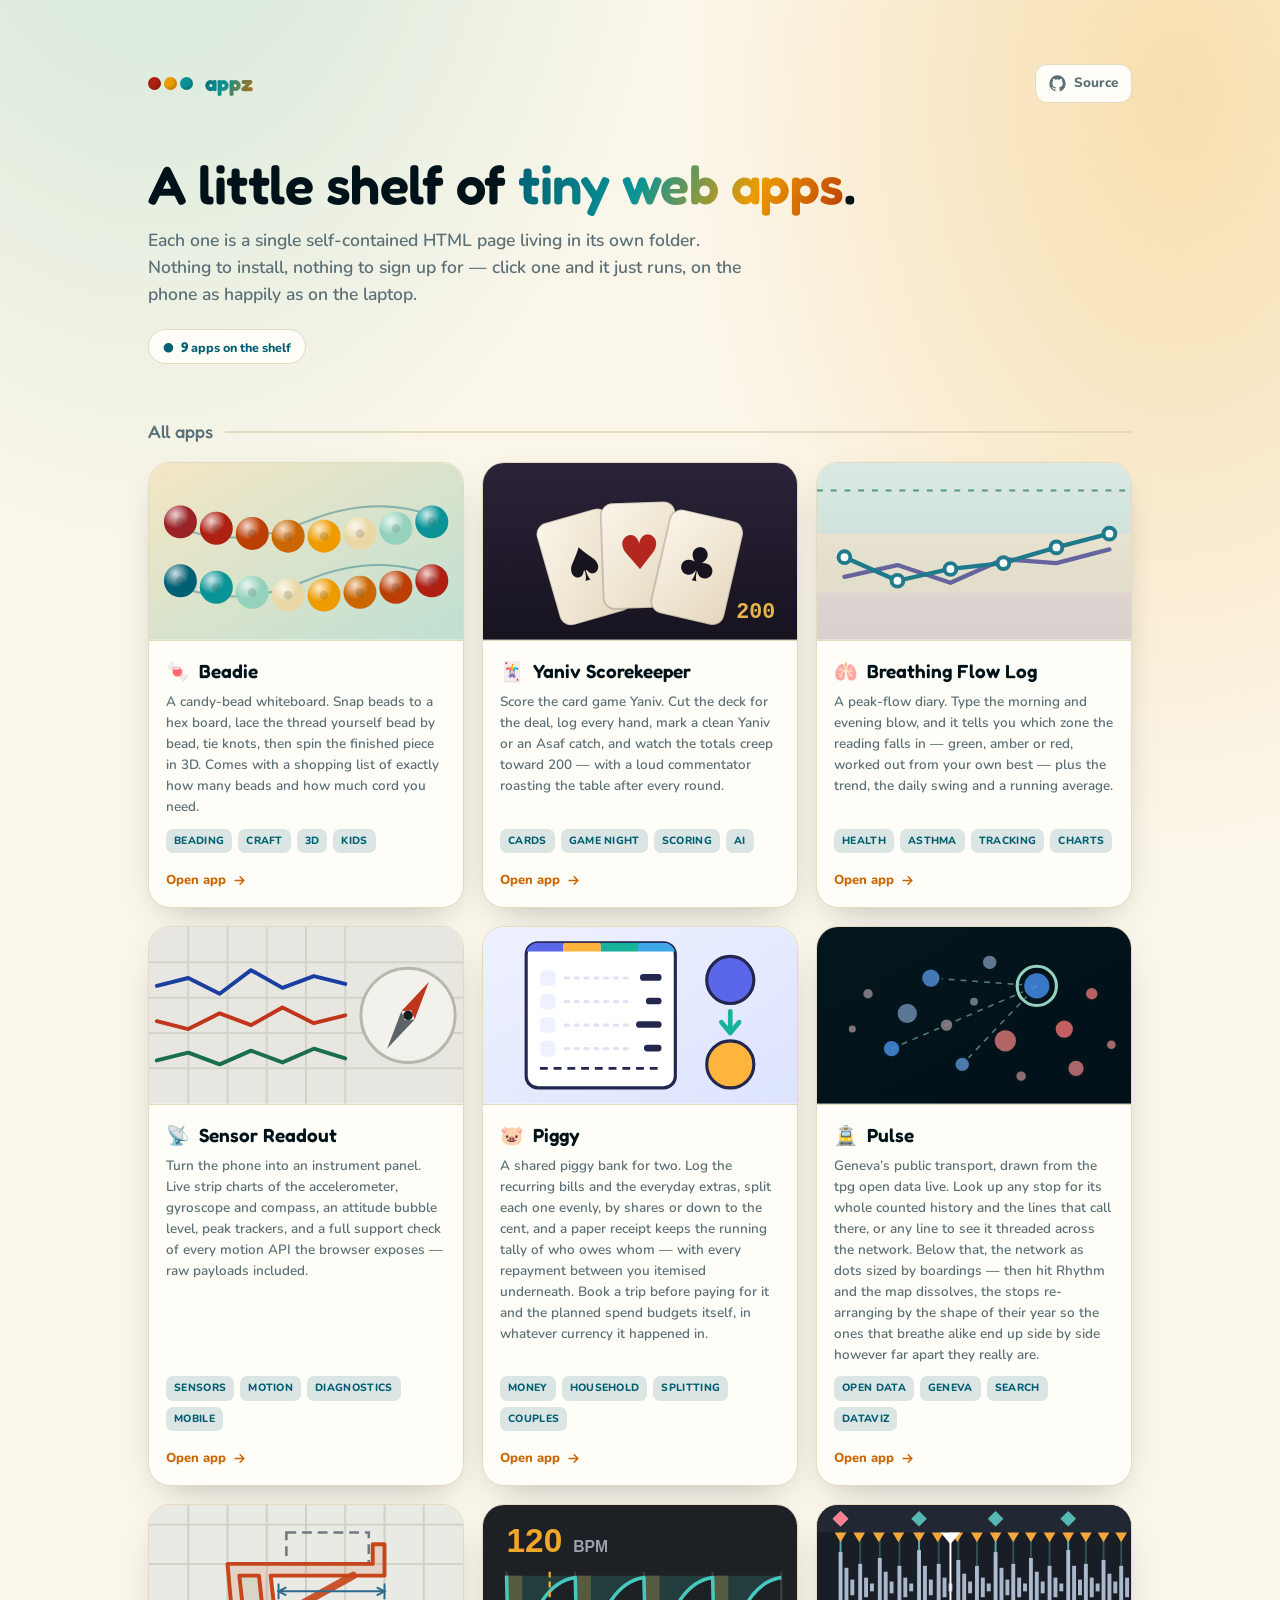
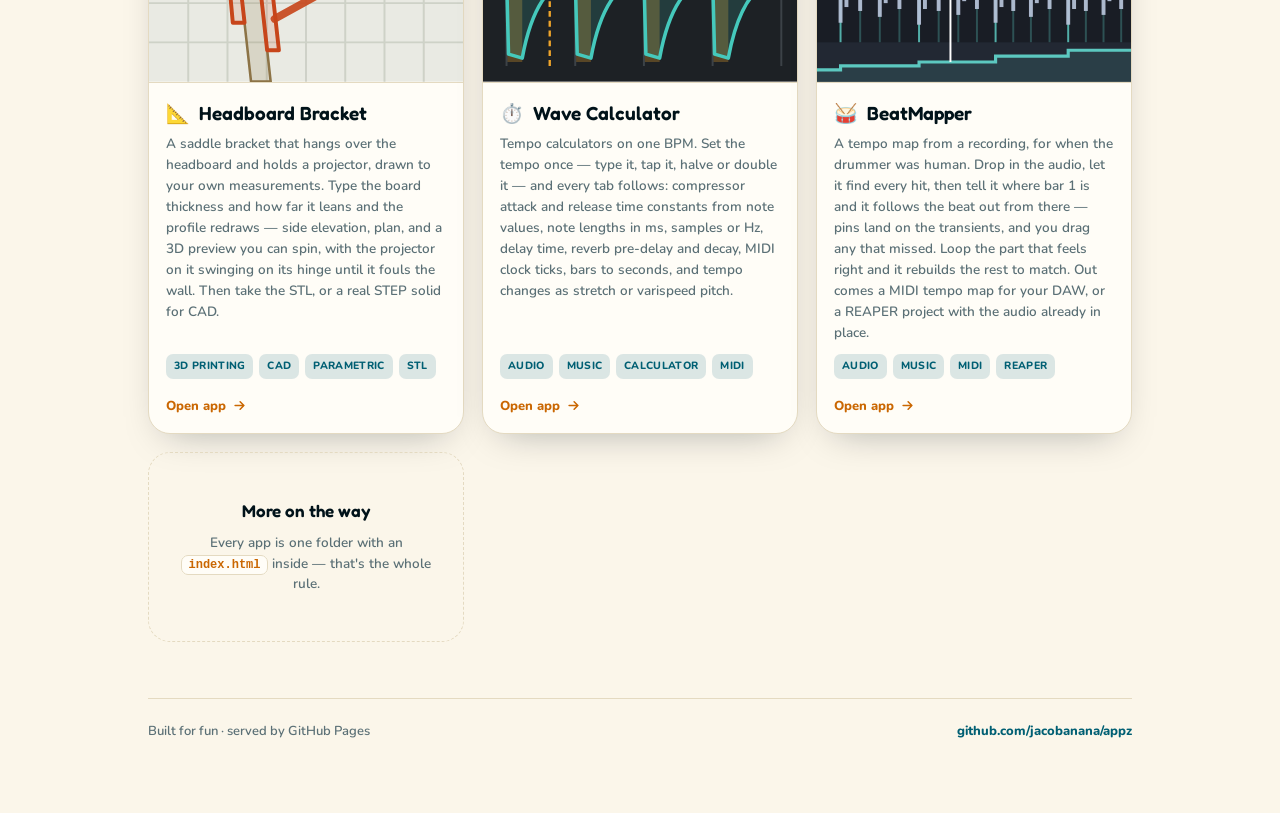
<file: index.html>
<!DOCTYPE html>
<html lang="en">
<head>
<meta charset="UTF-8" />
<meta name="viewport" content="width=device-width, initial-scale=1" />
<title>appz — tiny single-page apps</title>
<meta name="description" content="A little shelf of small, self-contained single-page web apps. No install, no accounts — just open one and play." />
<meta name="theme-color" content="#005f73" />
<link rel="icon" href="data:image/svg+xml,<svg xmlns='http://www.w3.org/2000/svg' viewBox='0 0 32 32'><circle cx='11' cy='11' r='8' fill='%23ae2012'/><circle cx='22' cy='14' r='6' fill='%23ee9b00'/><circle cx='14' cy='23' r='6' fill='%230a9396'/></svg>" />
<link rel="preconnect" href="https://fonts.googleapis.com">
<link rel="preconnect" href="https://fonts.gstatic.com" crossorigin>
<link href="https://fonts.googleapis.com/css2?family=Fredoka:wght@400;500;600;700&family=Nunito:wght@400;600;700;800&display=swap" rel="stylesheet">
<style>
  /* Palette: 001219 · 005f73 · 0a9396 · 94d2bd · e9d8a6 · ee9b00 · ca6702 · bb3e03 · ae2012 · 9b2226 */
  :root{
    --black:#001219; --deep:#005f73; --teal:#0a9396; --tiffany:#94d2bd; --vanilla:#e9d8a6;
    --gamboge:#ee9b00; --alloy:#ca6702; --rust:#bb3e03; --rufous:#ae2012; --auburn:#9b2226;

    --bg:#fbf6ea; --panel:#fffdf7; --ink:#001219; --muted:#5b7076; --line:#e4dac1;
    --accent:#005f73; --accent-2:#ca6702; --glow-a:var(--tiffany); --glow-b:var(--gamboge);
    --shadow:0 14px 38px -18px rgba(0,18,25,.34);
    --shadow-lg:0 22px 50px -20px rgba(0,18,25,.42);
  }
  @media (prefers-color-scheme:dark){
    :root{
      --bg:#001219; --panel:#04222b; --ink:#eef5f1; --muted:#8fb0ad; --line:#0d3a44;
      --accent:#94d2bd; --accent-2:#ee9b00; --glow-a:var(--deep); --glow-b:var(--rust);
      --shadow:0 14px 38px -18px rgba(0,0,0,.8);
      --shadow-lg:0 22px 50px -20px rgba(0,0,0,.9);
    }
  }
  *{box-sizing:border-box}
  html{-webkit-text-size-adjust:100%}
  body{margin:0;min-height:100%;background:var(--bg);color:var(--ink);
    font-family:'Nunito',system-ui,'Segoe UI',sans-serif;font-weight:600;line-height:1.55;
    background-image:radial-gradient(60% 45% at 12% -8%, color-mix(in srgb, var(--glow-a) 42%, transparent), transparent 70%),
                     radial-gradient(55% 45% at 92% 4%, color-mix(in srgb, var(--glow-b) 26%, transparent), transparent 70%);
    background-repeat:no-repeat}
  h1,h2,h3,.f{font-family:'Fredoka',system-ui,sans-serif;font-weight:600;margin:0}
  a{color:inherit}
  :focus-visible{outline:3px solid var(--accent);outline-offset:3px;border-radius:14px}

  .wrap{max-width:1040px;margin:0 auto;padding:clamp(28px,6vw,64px) clamp(16px,4vw,28px) 72px}

  header.top{display:flex;align-items:center;gap:12px;margin-bottom:clamp(28px,6vw,52px)}
  .logo{display:flex;gap:3px}
  .logo i{width:13px;height:13px;border-radius:50%;box-shadow:inset -2px -2px 3px rgba(0,0,0,.18)}
  .wordmark{font-family:'Fredoka';font-size:22px;font-weight:700;
    background:linear-gradient(115deg,var(--deep),var(--teal) 42%,var(--alloy));-webkit-background-clip:text;background-clip:text;color:transparent}
  .grow{flex:1}
  .ghlink{display:inline-flex;align-items:center;gap:8px;text-decoration:none;font-size:13.5px;font-weight:800;color:var(--muted);
    border:1.5px solid var(--line);background:var(--panel);padding:8px 13px;border-radius:12px}
  .ghlink:hover{color:var(--accent);border-color:var(--accent)}
  .ghlink svg{width:17px;height:17px}

  .hero h1{font-size:clamp(34px,7vw,54px);line-height:1.08;letter-spacing:-.5px}
  .hero h1 em{font-style:normal;background:linear-gradient(115deg,var(--deep),var(--teal) 38%,var(--gamboge) 72%,var(--rust));
    -webkit-background-clip:text;background-clip:text;color:transparent}
  .hero p{max-width:56ch;color:var(--muted);font-size:clamp(15px,2.2vw,17.5px);margin:14px 0 0}
  .count{display:inline-flex;align-items:center;gap:7px;margin-top:20px;font-size:12.5px;font-weight:800;
    color:var(--accent);background:var(--panel);border:1.5px solid var(--line);border-radius:999px;padding:6px 14px}
  .count b{font-family:'Fredoka';font-weight:600;font-size:14px}

  h2.sec{margin:clamp(34px,6vw,54px) 0 16px;font-size:18px;color:var(--muted);font-weight:500;
    display:flex;align-items:center;gap:12px}
  h2.sec:after{content:"";flex:1;height:1.5px;background:var(--line)}

  .grid{display:grid;gap:18px;grid-template-columns:repeat(auto-fill,minmax(270px,1fr))}
  .card{display:flex;flex-direction:column;background:var(--panel);border:1.5px solid var(--line);border-radius:22px;
    overflow:hidden;text-decoration:none;box-shadow:var(--shadow);transition:transform .18s ease,box-shadow .18s ease,border-color .18s ease}
  .card:hover{transform:translateY(-4px);box-shadow:var(--shadow-lg);border-color:color-mix(in srgb, var(--accent) 55%, var(--line))}
  .thumb{aspect-ratio:16/9;display:block;width:100%;border-bottom:1.5px solid var(--line)}
  .thumb svg{width:100%;height:100%;display:block}
  .body{padding:15px 17px 17px;display:flex;flex-direction:column;gap:7px;flex:1}
  .title{display:flex;align-items:center;gap:9px;font-family:'Fredoka';font-size:19px}
  .title .emoji{font-size:19px;line-height:1}
  .desc{color:var(--muted);font-size:13.5px;font-weight:600;margin:0;flex:1}
  .tags{display:flex;flex-wrap:wrap;gap:6px;margin-top:4px}
  .tag{font-size:10.5px;font-weight:800;letter-spacing:.03em;text-transform:uppercase;color:var(--accent);
    background:color-mix(in srgb, var(--accent) 14%, transparent);border-radius:7px;padding:4px 8px}
  .go{display:flex;align-items:center;gap:6px;margin-top:10px;font-size:13px;font-weight:800;color:var(--accent-2)}
  .go svg{width:15px;height:15px;transition:transform .18s ease}
  .card:hover .go svg{transform:translateX(3px)}

  .soon{border-style:dashed;box-shadow:none;background:transparent;align-items:center;justify-content:center;
    min-height:190px;text-align:center;padding:26px;color:var(--muted);font-size:13.5px;gap:8px}
  .soon .f{font-size:17px;color:var(--ink)}
  .soon code{font-family:ui-monospace,SFMono-Regular,Menlo,monospace;font-size:12px;background:var(--panel);
    border:1.5px solid var(--line);border-radius:7px;padding:2px 6px;color:var(--accent-2)}

  footer{margin-top:56px;padding-top:22px;border-top:1.5px solid var(--line);color:var(--muted);font-size:13px;
    display:flex;flex-wrap:wrap;gap:8px 16px;align-items:center}
  footer a{color:var(--accent);text-decoration:none;font-weight:800}
  footer a:hover{text-decoration:underline}

  /* On the near-black background the deep-teal end of the gradients goes muddy — start brighter. */
  @media (prefers-color-scheme:dark){
    .wordmark{background:linear-gradient(115deg,var(--tiffany),var(--teal) 45%,var(--gamboge));
      -webkit-background-clip:text;background-clip:text}
    .hero h1 em{background:linear-gradient(115deg,var(--tiffany),var(--teal) 30%,var(--gamboge) 72%,var(--alloy));
      -webkit-background-clip:text;background-clip:text}
  }

  @media (prefers-reduced-motion:reduce){*{transition:none!important;animation:none!important}}
</style>
</head>
<body>
<div class="wrap">

  <header class="top">
    <span class="logo" aria-hidden="true">
      <i style="background:#ae2012"></i><i style="background:#ee9b00"></i><i style="background:#0a9396"></i>
    </span>
    <span class="wordmark">appz</span>
    <span class="grow"></span>
    <a class="ghlink" href="https://github.com/jacobanana/appz" rel="noopener">
      <svg viewBox="0 0 24 24" fill="currentColor" aria-hidden="true"><path d="M12 .5A11.5 11.5 0 0 0 .5 12a11.5 11.5 0 0 0 7.86 10.92c.58.1.79-.25.79-.56v-2c-3.2.7-3.88-1.37-3.88-1.37-.53-1.34-1.29-1.7-1.29-1.7-1.05-.72.08-.7.08-.7 1.16.08 1.77 1.2 1.77 1.2 1.03 1.77 2.7 1.26 3.36.96.1-.75.4-1.26.73-1.55-2.56-.29-5.25-1.28-5.25-5.7 0-1.26.45-2.29 1.19-3.1-.12-.29-.52-1.46.11-3.05 0 0 .97-.31 3.18 1.18a11 11 0 0 1 5.8 0c2.2-1.5 3.17-1.18 3.17-1.18.63 1.59.24 2.76.12 3.05.74.81 1.19 1.84 1.19 3.1 0 4.43-2.7 5.4-5.27 5.69.41.36.78 1.06.78 2.14v3.17c0 .31.2.67.8.56A11.5 11.5 0 0 0 23.5 12 11.5 11.5 0 0 0 12 .5z"/></svg>
      Source
    </a>
  </header>

  <section class="hero">
    <h1>A little shelf of <em>tiny web apps</em>.</h1>
    <p>Each one is a single self-contained HTML page living in its own folder. Nothing to install, nothing to sign up for — click one and it just runs, on the phone as happily as on the laptop.</p>
    <div class="count"><span>●</span> <span><b id="count">0</b> <span id="noun">apps</span> on the shelf</span></div>
  </section>

  <h2 class="sec">All apps</h2>
  <div class="grid" id="grid"></div>

  <footer>
    <span>Built for fun · served by GitHub Pages</span>
    <span class="grow"></span>
    <a href="https://github.com/jacobanana/appz" rel="noopener">github.com/jacobanana/appz</a>
  </footer>
</div>

<script>
/* Add an app: drop its folder in the repo root with an index.html inside,
   then add one entry here. `thumb` is inline SVG markup (viewBox 0 0 160 90). */
const APPS = [
  {
    slug: 'candy-beads',
    name: 'Beadie',
    emoji: '🍬',
    desc: 'A candy-bead whiteboard. Snap beads to a hex board, lace the thread yourself bead by bead, tie knots, then spin the finished piece in 3D. Comes with a shopping list of exactly how many beads and how much cord you need.',
    tags: ['beading', 'craft', '3D', 'kids'],
    thumb: `
      <svg viewBox="0 0 160 90" preserveAspectRatio="xMidYMid slice" role="img" aria-label="Rows of colourful beads laced on a cord">
        <defs>
          <linearGradient id="cbBg" x1="0" y1="0" x2="1" y2="1">
            <stop offset="0%" stop-color="#f3e6c4"/><stop offset="100%" stop-color="#bfe0d3"/>
          </linearGradient>
          <radialGradient id="cbShine" cx="35%" cy="28%" r="70%">
            <stop offset="0%" stop-color="#fff" stop-opacity=".8"/><stop offset="60%" stop-color="#fff" stop-opacity="0"/>
          </radialGradient>
        </defs>
        <rect width="160" height="90" fill="url(#cbBg)"/>
        <g fill="none" stroke="#005f73" stroke-opacity=".38" stroke-width="1">
          <path d="M8 30q34 16 72 0t72 0"/><path d="M8 60q34 16 72 0t72 0"/>
        </g>
        <g id="cbBeads"></g>
      </svg>`,
    paint(svg){
      const rows = [
        { y: 30, cols: ['#9b2226','#ae2012','#bb3e03','#ca6702','#ee9b00','#e9d8a6','#94d2bd','#0a9396'] },
        { y: 60, cols: ['#005f73','#0a9396','#94d2bd','#e9d8a6','#ee9b00','#ca6702','#bb3e03','#ae2012'] }
      ];
      const g = svg.querySelector('#cbBeads');
      rows.forEach(({y, cols}) => cols.forEach((c, i) => {
        const x = 16 + i * 18.3;
        const dy = y + Math.sin((i / (cols.length - 1)) * Math.PI) * 7.5;
        g.insertAdjacentHTML('beforeend',
          `<circle cx="${x.toFixed(1)}" cy="${dy.toFixed(1)}" r="8.4" fill="${c}"/>` +
          `<circle cx="${x.toFixed(1)}" cy="${dy.toFixed(1)}" r="8.4" fill="url(#cbShine)"/>` +
          `<circle cx="${x.toFixed(1)}" cy="${dy.toFixed(1)}" r="2.2" fill="#000" fill-opacity=".13"/>`);
      }));
    }
  },
  {
    slug: 'yaniv',
    name: 'Yaniv Scorekeeper',
    emoji: '🃏',
    desc: 'Score the card game Yaniv. Cut the deck for the deal, log every hand, mark a clean Yaniv or an Asaf catch, and watch the totals creep toward 200 — with a loud commentator roasting the table after every round.',
    tags: ['cards', 'game night', 'scoring', 'AI'],
    thumb: `
      <svg viewBox="0 0 160 90" preserveAspectRatio="xMidYMid slice" role="img" aria-label="Three playing cards fanned over a dark table">
        <defs>
          <linearGradient id="yzBg" x1="0" y1="0" x2="0" y2="1">
            <stop offset="0%" stop-color="#2b2339"/><stop offset="100%" stop-color="#17131f"/>
          </linearGradient>
          <linearGradient id="yzCard" x1="0" y1="0" x2="1" y2="1">
            <stop offset="0%" stop-color="#fbf5e9"/><stop offset="100%" stop-color="#e4d7bd"/>
          </linearGradient>
        </defs>
        <rect width="160" height="90" fill="url(#yzBg)"/>
        <g stroke="rgba(23,19,31,.18)" stroke-width="1">
          <g transform="rotate(-16 52 58)">
            <rect x="34" y="26" width="38" height="54" rx="6" fill="url(#yzCard)"/>
            <text x="53" y="60" font-size="24" text-anchor="middle" fill="#17131f" stroke="none">♠</text>
          </g>
          <g transform="rotate(-2 80 54)">
            <rect x="61" y="20" width="38" height="54" rx="6" fill="url(#yzCard)"/>
            <text x="80" y="54" font-size="24" text-anchor="middle" fill="#b3271f" stroke="none">♥</text>
          </g>
          <g transform="rotate(13 108 58)">
            <rect x="89" y="26" width="38" height="54" rx="6" fill="url(#yzCard)"/>
            <text x="108" y="60" font-size="24" text-anchor="middle" fill="#17131f" stroke="none">♣</text>
          </g>
        </g>
        <text x="139" y="79" font-size="11" text-anchor="middle" fill="#e8b24c" font-family="monospace">200</text>
      </svg>`,
  },
  {
    slug: 'breathing-flow-log',
    name: 'Breathing Flow Log',
    emoji: '🫁',
    desc: 'A peak-flow diary. Type the morning and evening blow, and it tells you which zone the reading falls in — green, amber or red, worked out from your own best — plus the trend, the daily swing and a running average.',
    tags: ['health', 'asthma', 'tracking', 'charts'],
    thumb: `
      <svg viewBox="0 0 160 90" preserveAspectRatio="xMidYMid slice" role="img" aria-label="A peak-flow line chart drawn across green, amber and red zone bands">
        <defs>
          <linearGradient id="bfBg" x1="0" y1="0" x2="0" y2="1">
            <stop offset="0%" stop-color="#f6faf9"/><stop offset="100%" stop-color="#dde7e5"/>
          </linearGradient>
        </defs>
        <rect width="160" height="90" fill="url(#bfBg)"/>
        <rect y="0" width="160" height="36" fill="#2E7D5B" opacity=".14"/>
        <rect y="36" width="160" height="30" fill="#C9820A" opacity=".14"/>
        <rect y="66" width="160" height="24" fill="#B3382C" opacity=".13"/>
        <line x1="0" y1="14" x2="160" y2="14" stroke="#2E7D5B" stroke-width="1" stroke-dasharray="3 4" opacity=".75"/>
        <g fill="none" stroke-width="2.2" stroke-linecap="round" stroke-linejoin="round">
          <polyline points="14,58 41,52 68,61 95,49 122,51 149,44" stroke="#3D3B8E" opacity=".75"/>
          <polyline points="14,48 41,60 68,54 95,51 122,43 149,36" stroke="#1F7A8C"/>
        </g>
        <g fill="#f6faf9" stroke="#1F7A8C" stroke-width="2">
          <circle cx="14" cy="48" r="3"/><circle cx="41" cy="60" r="3"/><circle cx="68" cy="54" r="3"/>
          <circle cx="95" cy="51" r="3"/><circle cx="122" cy="43" r="3"/><circle cx="149" cy="36" r="3"/>
        </g>
      </svg>`,
  },
  {
    slug: 'sensor-readout',
    name: 'Sensor Readout',
    emoji: '📡',
    desc: 'Turn the phone into an instrument panel. Live strip charts of the accelerometer, gyroscope and compass, an attitude bubble level, peak trackers, and a full support check of every motion API the browser exposes — raw payloads included.',
    tags: ['sensors', 'motion', 'diagnostics', 'mobile'],
    thumb: `
      <svg viewBox="0 0 160 90" preserveAspectRatio="xMidYMid slice" role="img" aria-label="Three sensor traces drawn on chart-recorder graph paper next to a compass dial">
        <rect width="160" height="90" fill="#E7E6E0"/>
        <g stroke="#D2D3C9" stroke-width="1">
          <path d="M0 18h160M0 36h160M0 54h160M0 72h160"/>
          <path d="M20 0v90M40 0v90M60 0v90M80 0v90M100 0v90"/>
        </g>
        <g fill="none" stroke-width="2" stroke-linecap="round" stroke-linejoin="round">
          <polyline points="4,30 20,26 36,34 52,22 68,31 84,25 100,29" stroke="#1B3FA0"/>
          <polyline points="4,48 20,52 36,44 52,50 68,41 84,49 100,45" stroke="#C0361D"/>
          <polyline points="4,68 20,64 36,70 52,63 68,69 84,62 100,67" stroke="#1A6E4E"/>
        </g>
        <circle cx="132" cy="45" r="24" fill="#F2F1EC" stroke="#B7B8AD" stroke-width="1.5"/>
        <g transform="rotate(32 132 45)">
          <polygon points="132,25 136,45 132,42 128,45" fill="#C0361D"/>
          <polygon points="132,65 136,45 132,48 128,45" fill="#5C6369"/>
        </g>
        <circle cx="132" cy="45" r="2.4" fill="#171C1F"/>
      </svg>`,
  },
  {
    slug: 'piggy',
    // Piggy grew up and moved into its own repo (Vite app + backend in the
    // making): https://github.com/jacobanana/piggy — the card stays on the
    // shelf, the link goes to its new home.
    url: 'https://jacobanana.github.io/piggy/',
    name: 'Piggy',
    emoji: '🐷',
    desc: 'A shared piggy bank for two. Log the recurring bills and the everyday extras, split each one evenly, by shares or down to the cent, and a paper receipt keeps the running tally of who owes whom — with every repayment between you itemised underneath. Book a trip before paying for it and the planned spend budgets itself, in whatever currency it happened in.',
    tags: ['money', 'household', 'splitting', 'couples'],
    thumb: `
      <svg viewBox="0 0 160 90" preserveAspectRatio="xMidYMid slice" role="img" aria-label="A till receipt beside two faces with an arrow showing money owed between them">
        <defs>
          <linearGradient id="pgBg" x1="0" y1="0" x2="1" y2="1">
            <stop offset="0%" stop-color="#EEF1FF"/><stop offset="100%" stop-color="#DDE4FF"/>
          </linearGradient>
          <clipPath id="pgSlip"><rect x="22" y="8" width="76" height="74" rx="6"/></clipPath>
        </defs>
        <rect width="160" height="90" fill="url(#pgBg)"/>
        <rect x="22" y="8" width="76" height="74" rx="6" fill="#fff" stroke="#23264F" stroke-width="1.6"/>
        <g clip-path="url(#pgSlip)">
          <rect x="22" y="8" width="19" height="4.5" fill="#5A67E8"/>
          <rect x="41" y="8" width="19" height="4.5" fill="#FFB43D"/>
          <rect x="60" y="8" width="19" height="4.5" fill="#17B39A"/>
          <rect x="79" y="8" width="19" height="4.5" fill="#3EA7E8"/>
        </g>
        <g stroke="#DFE3F2" stroke-width="1.6" stroke-linecap="round" stroke-dasharray="1.5 3.5">
          <path d="M42 26h34M42 38h34M42 50h34M42 62h34"/>
        </g>
        <g fill="#EEF1FF">
          <rect x="29" y="22" width="8" height="8" rx="2.5"/><rect x="29" y="34" width="8" height="8" rx="2.5"/>
          <rect x="29" y="46" width="8" height="8" rx="2.5"/><rect x="29" y="58" width="8" height="8" rx="2.5"/>
        </g>
        <g fill="#23264F">
          <rect x="80" y="24" width="11" height="3.4" rx="1.7"/><rect x="83" y="36" width="8" height="3.4" rx="1.7"/>
          <rect x="78" y="48" width="13" height="3.4" rx="1.7"/><rect x="82" y="60" width="9" height="3.4" rx="1.7"/>
        </g>
        <path d="M29 72h62" stroke="#23264F" stroke-width="1.4" stroke-dasharray="4 3"/>
        <circle cx="126" cy="27" r="12" fill="#5A67E8" stroke="#23264F" stroke-width="1.6"/>
        <circle cx="126" cy="70" r="12" fill="#FFB43D" stroke="#23264F" stroke-width="1.6"/>
        <path d="M126 43v9" stroke="#17B39A" stroke-width="2.4" stroke-linecap="round"/>
        <path d="M121.5 48.5l4.5 5.5 4.5-5.5" fill="none" stroke="#17B39A" stroke-width="2.4" stroke-linecap="round" stroke-linejoin="round"/>
      </svg>`,
  },
  {
    slug: 'tpg-pulse',
    name: 'Pulse',
    emoji: '🚊',
    desc: 'Geneva’s public transport, drawn from the tpg open data live. Look up any stop for its whole counted history and the lines that call there, or any line to see it threaded across the network. Below that, the network as dots sized by boardings — then hit Rhythm and the map dissolves, the stops re-arranging by the shape of their year so the ones that breathe alike end up side by side however far apart they really are.',
    tags: ['open data', 'geneva', 'search', 'dataviz'],
    thumb: `
      <svg viewBox="0 0 160 90" preserveAspectRatio="xMidYMid slice" role="img" aria-label="A scatter of blue and red dots with dashed threads joining distant pairs">
        <defs>
          <linearGradient id="tpBg" x1="0" y1="0" x2="1" y2="1">
            <stop offset="0%" stop-color="#04161d"/><stop offset="100%" stop-color="#021018"/>
          </linearGradient>
        </defs>
        <rect width="160" height="90" fill="url(#tpBg)"/>
        <g stroke="#94d2bd" stroke-opacity=".55" stroke-width=".8" stroke-dasharray="3 3">
          <path d="M112 30 L38 62"/><path d="M112 30 L58 26"/><path d="M112 30 L74 70"/>
        </g>
        <g id="tpDots"></g>
        <circle cx="112" cy="30" r="10" fill="none" stroke="#94d2bd" stroke-width="1.6"/>
      </svg>`,
    paint(svg){
      // Same diverging ramp the app uses: cool ← neutral → warm.
      const mix = (t) => {
        const cool = [57,135,229], warm = [230,103,103], mid = [125,134,140];
        const end = t < 0 ? cool : warm, a = Math.abs(t);
        return 'rgb(' + mid.map((m,i)=>Math.round(m+(end[i]-m)*a)).join(',') + ')';
      };
      const dots = [
        [112,30,7,-.9],[58,26,5,-.7],[38,62,4.5,-.85],[74,70,4,-.6],
        [26,34,3,.1],[46,44,5.5,-.3],[66,50,3.5,.15],[88,18,4,-.2],
        [96,58,6,.75],[126,52,5,.9],[140,34,3.5,.8],[132,72,4.5,.65],
        [104,76,3,.35],[80,38,2.6,-.1],[18,52,2.4,.2],[150,60,2.8,.55],
      ];
      const g = svg.querySelector('#tpDots');
      for (const [x,y,r,t] of dots)
        g.insertAdjacentHTML('beforeend',
          `<circle cx="${x}" cy="${y}" r="${r}" fill="${mix(t)}" fill-opacity=".88" stroke="#04161d" stroke-width="1.2"/>`);
    }
  },
  {
    slug: 'headboard-bracket',
    name: 'Headboard Bracket',
    emoji: '📐',
    desc: 'A saddle bracket that hangs over the headboard and holds a projector, drawn to your own measurements. Type the board thickness and how far it leans and the profile redraws — side elevation, plan, and a 3D preview you can spin, with the projector on it swinging on its hinge until it fouls the wall. Then take the STL, or a real STEP solid for CAD.',
    tags: ['3D printing', 'CAD', 'parametric', 'STL'],
    thumb: `
      <svg viewBox="0 0 160 90" preserveAspectRatio="xMidYMid slice" role="img" aria-label="Drafting-paper side elevation of a bracket saddled over a leaning headboard, carrying a projector on its shelf">
        <rect width="160" height="90" fill="#E9EAE3"/>
        <g stroke="#BCC1B5" stroke-width="1" opacity=".6">
          <path d="M0 10h160M0 30h160M0 50h160M0 70h160"/>
          <path d="M20 0v90M40 0v90M60 0v90M80 0v90M100 0v90M120 0v90M140 0v90"/>
        </g>
        <polygon points="46,36 56,36 62,90 52,90" fill="#8C7346" fill-opacity=".18" stroke="#8C7346" stroke-width="1.3"/>
        <rect x="70" y="14" width="42" height="16" fill="none" stroke="#6E7A83" stroke-width="1.3" stroke-dasharray="5 3"/>
        <path d="M104 36 L64 58" stroke="#C7451A" stroke-width="4" stroke-linecap="round" opacity=".9"/>
        <path d="M48.7 60 L46 36 L56 36 L60.2 74 L66.2 74 L62 36 L120 36 L120 20 L114 20 L114 30 L40 30 L42.7 60 Z"
              fill="#C7451A" fill-opacity=".14" stroke="#C7451A" stroke-width="2" stroke-linejoin="round"/>
        <g stroke="#2C6A8C" stroke-width="1">
          <path d="M66 40v8M120 40v8M66 44h54"/>
          <path d="M70 42l-4 2 4 2M116 42l4 2-4 2" fill="none"/>
        </g>
      </svg>`,
  },
  {
    slug: 'wave-calculator',
    name: 'Wave Calculator',
    emoji: '⏱️',
    desc: 'Tempo calculators on one BPM. Set the tempo once — type it, tap it, halve or double it — and every tab follows: compressor attack and release time constants from note values, note lengths in ms, samples or Hz, delay time, reverb pre-delay and decay, MIDI clock ticks, bars to seconds, and tempo changes as stretch or varispeed pitch.',
    tags: ['audio', 'music', 'calculator', 'MIDI'],
    thumb: `
      <svg viewBox="0 0 160 90" preserveAspectRatio="xMidYMid slice" role="img" aria-label="A compressor's gain reduction dipping on every beat and recovering before the next, under a tempo readout">
        <rect width="160" height="90" fill="#1D2125"/>
        <text x="12" y="24" font-family="Arial Narrow, Arial, sans-serif" font-weight="700" font-size="17" fill="#F0A52B">120</text>
        <text x="46" y="24" font-family="Arial Narrow, Arial, sans-serif" font-weight="600" font-size="8" fill="#9BA2A9">BPM</text>
        <g fill="#F0A52B" opacity=".28"><rect x="12" y="36" width="8" height="44"/><rect x="47" y="36" width="8" height="44"/><rect x="82" y="36" width="8" height="44"/><rect x="117" y="36" width="8" height="44"/></g>
        <g stroke="#3C4247" stroke-width="1"><path d="M12 34v48M47 34v48M82 34v48M117 34v48M152 34v48"/></g>
        <path d="M12 36 L13 76 L20 78 Q27 40 47 37 L48 76 L55 78 Q62 40 82 37 L83 76 L90 78 Q97 40 117 37 L118 76 L125 78 Q132 40 152 37 L152 36 Z" fill="#45C9BC" fill-opacity=".16"/>
        <path d="M12 36 L13 76 L20 78 Q27 40 47 37 L48 76 L55 78 Q62 40 82 37 L83 76 L90 78 Q97 40 117 37 L118 76 L125 78 Q132 40 152 37" fill="none" stroke="#45C9BC" stroke-width="1.8" stroke-linejoin="round"/>
        <path d="M34 34v48" stroke="#F0A52B" stroke-width="1.2" stroke-dasharray="3 2"/>
      </svg>`,
  },
  {
    slug: 'beat-mapper',
    // BeatMapper moved into its own repo as a Vite + TypeScript app:
    // https://github.com/jacobanana/beat-mapper — the old folder redirects there.
    url: 'https://jacobanana.github.io/beat-mapper/',
    name: 'BeatMapper',
    emoji: '🥁',
    desc: 'A tempo map from a recording, for when the drummer was human. Drop in the audio, let it find every hit, then tell it where bar 1 is and it follows the beat out from there — pins land on the transients, and you drag any that missed. Loop the part that feels right and it rebuilds the rest to match. Out comes a MIDI tempo map for your DAW, or a REAPER project with the audio already in place.',
    tags: ['audio', 'music', 'MIDI', 'REAPER'],
    thumb: `
      <svg viewBox="0 0 160 90" preserveAspectRatio="xMidYMid slice" role="img" aria-label="A waveform with orange transient markers along the top and teal bar lines, the tempo stepping up beneath it">
        <rect width="160" height="90" fill="#191d25"/>
        <rect width="160" height="14" fill="#222833"/>
        <g stroke="#5cc8c0" stroke-width="1" opacity=".85">
          <path d="M12 14v56M52 14v56M91 14v56M128 14v56"/>
        </g>
        <g stroke="#5cc8c0" stroke-width="1" opacity=".3">
          <path d="M22 14v56M32 14v56M42 14v56M62 14v56M72 14v56M81.5 14v56M100 14v56M109 14v56M118.5 14v56M137 14v56M146 14v56M155 14v56"/>
        </g>
        <g fill="#5cc8c0" opacity=".9">
          <path d="M12 3l4 4-4 4-4-4z"/><path d="M52 3l4 4-4 4-4-4z"/><path d="M91 3l4 4-4 4-4-4z"/><path d="M128 3l4 4-4 4-4-4z"/>
        </g>
        <path d="M12 3l4 4-4 4-4-4z" fill="#ff7f93"/>
        <g fill="#b7c3d9" opacity=".92">
          <rect x="11" y="24" width="2" height="36"/><rect x="14" y="32" width="2" height="20"/><rect x="17" y="38" width="2" height="8"/>
          <rect x="21" y="30" width="2" height="24"/><rect x="24" y="37" width="2" height="10"/><rect x="27" y="40" width="2" height="4"/>
          <rect x="31" y="27" width="2" height="30"/><rect x="34" y="34" width="2" height="16"/><rect x="37" y="39" width="2" height="6"/>
          <rect x="41" y="31" width="2" height="22"/><rect x="44" y="37" width="2" height="10"/><rect x="47" y="40" width="2" height="4"/>
          <rect x="51" y="23" width="2" height="38"/><rect x="54" y="31" width="2" height="22"/><rect x="57" y="38" width="2" height="8"/>
          <rect x="61" y="30" width="2" height="24"/><rect x="64" y="37" width="2" height="10"/><rect x="67" y="40" width="2" height="4"/>
          <rect x="71" y="28" width="2" height="28"/><rect x="74" y="35" width="2" height="14"/><rect x="77" y="39" width="2" height="6"/>
          <rect x="80.5" y="31" width="2" height="22"/><rect x="83.5" y="37" width="2" height="10"/><rect x="86.5" y="40" width="2" height="4"/>
          <rect x="90" y="24" width="2" height="36"/><rect x="93" y="32" width="2" height="20"/><rect x="96" y="38" width="2" height="8"/>
          <rect x="99" y="30" width="2" height="24"/><rect x="102" y="37" width="2" height="10"/><rect x="105" y="40" width="2" height="4"/>
          <rect x="108" y="27" width="2" height="30"/><rect x="111" y="34" width="2" height="16"/><rect x="114" y="39" width="2" height="6"/>
          <rect x="117.5" y="31" width="2" height="22"/><rect x="120.5" y="37" width="2" height="10"/><rect x="123.5" y="40" width="2" height="4"/>
          <rect x="127" y="23" width="2" height="38"/><rect x="130" y="31" width="2" height="22"/><rect x="133" y="38" width="2" height="8"/>
          <rect x="136" y="30" width="2" height="24"/><rect x="139" y="37" width="2" height="10"/><rect x="142" y="40" width="2" height="4"/>
          <rect x="145" y="28" width="2" height="28"/><rect x="148" y="35" width="2" height="14"/><rect x="151" y="39" width="2" height="6"/>
          <rect x="154" y="31" width="2" height="22"/><rect x="157" y="37" width="2" height="10"/>
        </g>
        <g fill="#f3a73d">
          <path d="M12 14l3 0-3 5-3-5z"/><path d="M21.5 14l3 0-3 5-3-5z"/><path d="M31.5 14l3 0-3 5-3-5z"/><path d="M41.5 14l3 0-3 5-3-5z"/>
          <path d="M52 14l3 0-3 5-3-5z"/><path d="M61.5 14l3 0-3 5-3-5z"/><path d="M71.5 14l3 0-3 5-3-5z"/><path d="M81.5 14l3 0-3 5-3-5z"/>
          <path d="M91 14l3 0-3 5-3-5z"/><path d="M100 14l3 0-3 5-3-5z"/><path d="M109 14l3 0-3 5-3-5z"/><path d="M118.5 14l3 0-3 5-3-5z"/>
          <path d="M128 14l3 0-3 5-3-5z"/><path d="M137 14l3 0-3 5-3-5z"/><path d="M146 14l3 0-3 5-3-5z"/><path d="M155 14l3 0-3 5-3-5z"/>
        </g>
        <rect width="160" y="70" height="20" fill="#222833"/>
        <path d="M0 84H12V82H52V80H91V77H128V74H160" fill="none" stroke="#5cc8c0" stroke-width="1.6"/>
        <path d="M0 84H12V82H52V80H91V77H128V74H160V90H0Z" fill="#5cc8c0" opacity=".14"/>
        <path d="M68 14v66" stroke="#ffffff" stroke-width="1"/>
        <path d="M63 14h10l-5 6z" fill="#ffffff"/>
      </svg>`,
  }
];

const grid = document.getElementById('grid');

APPS.forEach(app => {
  const a = document.createElement('a');
  a.className = 'card';
  a.href = app.url || app.slug + '/';
  a.innerHTML = `
    <span class="thumb">${app.thumb}</span>
    <span class="body">
      <span class="title"><span class="emoji">${app.emoji}</span>${app.name}</span>
      <p class="desc">${app.desc}</p>
      <span class="tags">${app.tags.map(t => `<span class="tag">${t}</span>`).join('')}</span>
      <span class="go">Open app
        <svg viewBox="0 0 24 24" fill="none" stroke="currentColor" stroke-width="2.5" stroke-linecap="round" stroke-linejoin="round"><path d="M5 12h14M13 6l6 6-6 6"/></svg>
      </span>
    </span>`;
  if (app.paint) app.paint(a.querySelector('.thumb svg'));
  grid.appendChild(a);
});

const soon = document.createElement('div');
soon.className = 'card soon';
soon.innerHTML = `<span class="f">More on the way</span>
  <span>Every app is one folder with an <code>index.html</code> inside — that's the whole rule.</span>`;
grid.appendChild(soon);

document.getElementById('count').textContent = APPS.length;
document.getElementById('noun').textContent = APPS.length === 1 ? 'app' : 'apps';
</script>
</body>
</html>
</file>
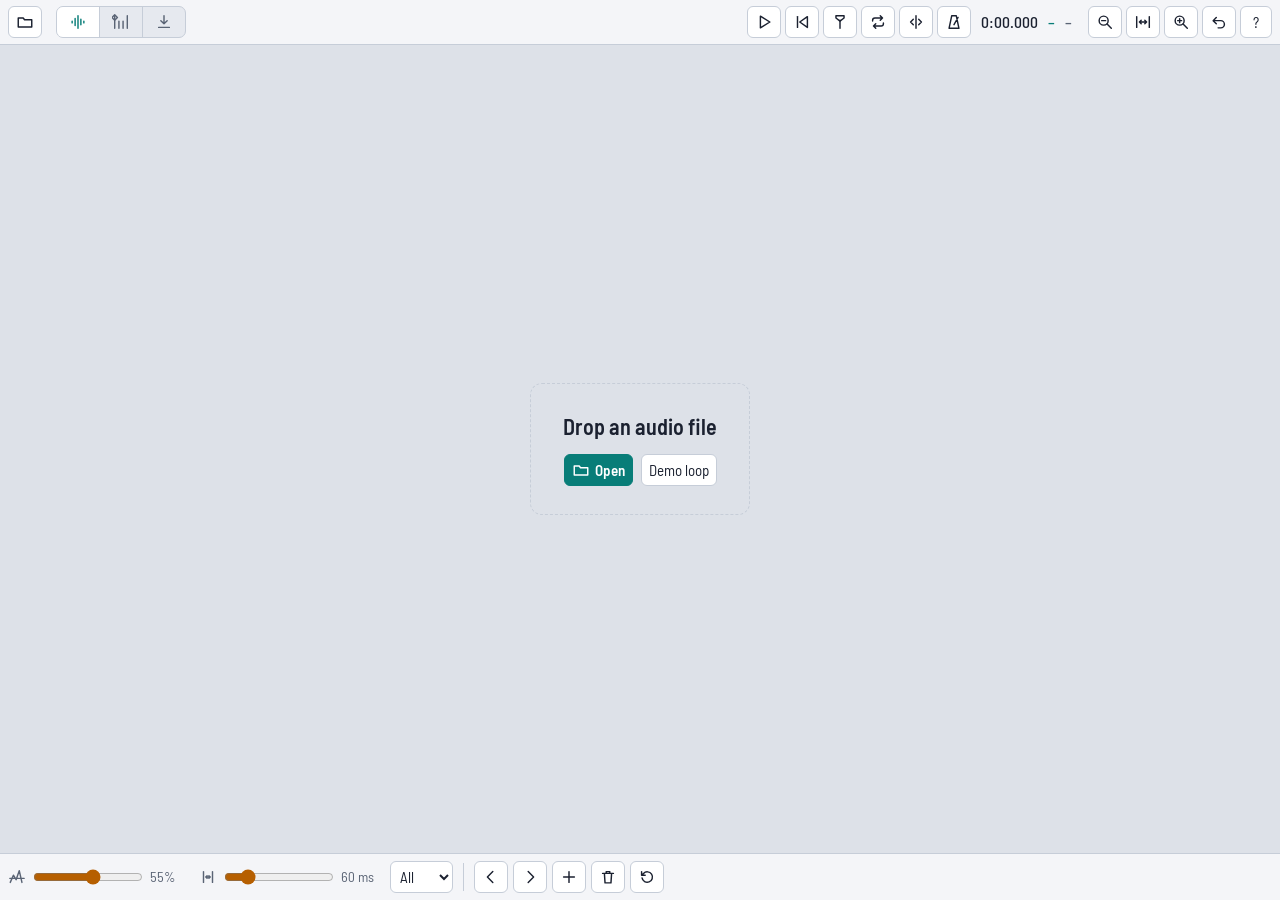
<file: barline/index.html>
<!doctype html>
<html lang="en">
<head>
<meta charset="utf-8">
<meta name="viewport" content="width=device-width, initial-scale=1, viewport-fit=cover">
<title>Barline – tempo map from audio</title>
<link rel="preconnect" href="https://fonts.googleapis.com">
<link href="https://fonts.googleapis.com/css2?family=Barlow+Semi+Condensed:wght@400;500;600&display=swap" rel="stylesheet">
<style>
:root{
  --bg:#e6e9ef; --panel:#f4f5f8; --raise:#ffffff; --line:#c6cdd8; --ink:#1b2130; --dim:#5a6475;
  --wave:#42506a; --mark:#b65f00; --beat:#087d78; --down:#c62850; --play:#0f131b; --focus:#2c63d6; --stage:#dde1e8; --start:#2f6fe0;
  box-sizing:border-box; padding-top:env(safe-area-inset-top,0px); padding-bottom:env(safe-area-inset-bottom,0px);
}
@media (prefers-color-scheme:dark){ :root:not([data-theme="light"]){
  --bg:#191d25; --panel:#222833; --raise:#2c3341; --line:#3a4353; --ink:#ece8dd; --dim:#98a1b1;
  --wave:#b7c3d9; --mark:#f3a73d; --beat:#5cc8c0; --down:#ff7f93; --play:#ffffff; --focus:#8ab4ff; --stage:#14171e; --start:#7fb2ff;
}}
:root[data-theme="dark"]{
  --bg:#191d25; --panel:#222833; --raise:#2c3341; --line:#3a4353; --ink:#ece8dd; --dim:#98a1b1;
  --wave:#b7c3d9; --mark:#f3a73d; --beat:#5cc8c0; --down:#ff7f93; --play:#ffffff; --focus:#8ab4ff; --stage:#14171e; --start:#7fb2ff;
}
*,*::before,*::after{box-sizing:inherit}
html,body{height:100%;margin:0}
html{scroll-padding-top:env(safe-area-inset-top,0px)}
body{background:var(--bg);color:var(--ink);font:15px/1.3 "Barlow Semi Condensed","Arial Narrow","Helvetica Neue",Arial,sans-serif;
  font-variant-numeric:tabular-nums;-webkit-text-size-adjust:100%;overflow:hidden}
button,input,select{font:inherit;color:inherit}
#app{height:100%;display:flex;flex-direction:column;min-height:0}
.ic{width:18px;height:18px;fill:none;stroke:currentColor;stroke-width:1.6;stroke-linecap:round;stroke-linejoin:round;display:block;flex:none}
.ic .f{fill:currentColor;stroke:none}

.top{display:flex;flex-wrap:wrap;align-items:center;gap:6px 10px;padding:6px 8px;background:var(--panel);border-bottom:1px solid var(--line)}
.grp{display:flex;align-items:center;gap:4px}
#fileInfo{color:var(--dim);white-space:nowrap;overflow:hidden;text-overflow:ellipsis;max-width:18ch;font-size:14px}
.steps{display:flex;border:1px solid var(--line);border-radius:7px;overflow:hidden;background:var(--bg)}
.steps button{border:0;background:none;padding:6px 12px;cursor:pointer;color:var(--dim);border-right:1px solid var(--line)}
.steps button:last-child{border-right:0}
.steps button[aria-selected="true"]{background:var(--raise);color:var(--beat)}
.transport{margin-left:auto;flex-wrap:wrap} .tools{order:3}
.read{display:flex;gap:10px;padding:0 6px;font-size:16px;font-weight:500}
.read b{font-weight:500} .read #rPos{color:var(--beat)} .read #rBpm{color:var(--dim)}

.btn{border:1px solid var(--line);background:var(--raise);border-radius:6px;padding:6px 7px;cursor:pointer;white-space:nowrap;display:inline-flex;align-items:center;gap:5px;line-height:1;min-height:32px;min-width:32px;justify-content:center}
.vh{position:absolute;width:1px;height:1px;opacity:0;overflow:hidden;pointer-events:none}
label.btn{user-select:none}
.btn:hover{border-color:var(--dim)}
.btn:disabled{opacity:.45;cursor:default}
.btn.primary{background:var(--beat);border-color:var(--beat);color:#06201f;font-weight:600}
:root[data-theme="light"] .btn.primary{color:#fff}
@media (prefers-color-scheme:light){:root:not([data-theme="dark"]) .btn.primary{color:#fff}}
.btn.on{border-color:var(--beat);color:var(--beat);box-shadow:inset 0 0 0 1px var(--beat)}
#loopBtn.on,#scrubBtn.on,#stayBtn.on{border-color:var(--start);color:var(--start);box-shadow:inset 0 0 0 1px var(--start)}
@media (pointer:coarse){ #zIn,#zOut{display:none} .btn{min-height:38px;min-width:38px} .steps button{padding:9px 14px} }
:focus-visible{outline:2px solid var(--focus);outline-offset:1px}
canvas:focus-visible{outline-offset:-2px}

main{flex:1;display:flex;flex-direction:column;min-height:0}
#stage{position:relative;flex:1 1 0;min-height:250px;display:flex;flex-direction:column;background:var(--stage)}
#ov{display:block;width:100%;height:30px;border-bottom:1px solid var(--line);touch-action:none;cursor:pointer}
#cv{display:block;width:100%;flex:1;min-height:0;touch-action:none}
.overlay{position:absolute;inset:0;display:flex;align-items:center;justify-content:center;padding:20px;background:var(--stage)}
.overlay[hidden]{display:none}
.drop{text-align:center;border:1.5px dashed var(--line);border-radius:12px;padding:28px 32px}
.drop.over{border-color:var(--beat)}
.drop h1{font-size:22px;font-weight:600;margin:0 0 14px}
.drop .row{display:flex;gap:8px;flex-wrap:wrap;justify-content:center}
#busy{background:color-mix(in srgb,var(--stage) 86%,transparent)}
.prog{width:min(320px,70vw)}
.prog div{height:4px;background:var(--line);border-radius:2px;overflow:hidden;margin-top:8px}
.prog div i{display:block;height:100%;width:0;background:var(--beat)}

#panel{flex:0 0 auto;max-height:40%;overflow:auto;background:var(--panel);border-top:1px solid var(--line);padding:7px 8px}
.pane[hidden]{display:none}
.pane{display:flex;gap:8px 14px;align-items:flex-start;flex-wrap:wrap}
.bar{display:flex;flex-wrap:wrap;align-items:center;gap:6px 5px}
.sep{width:1px;align-self:stretch;background:var(--line);margin:2px 5px}
.sl{display:inline-flex;align-items:center;gap:5px;color:var(--dim)}
.sl input{width:110px}
.sl output{min-width:44px;color:var(--dim);font-size:14px}
.num{color:var(--dim);font-size:14px;padding:0 4px}
input[type=range]{accent-color:var(--mark)}
#p2 input[type=range]{accent-color:var(--beat)}
input[type=number],select{background:var(--raise);border:1px solid var(--line);border-radius:6px;padding:5px 5px;min-width:0;min-height:32px}
input[type=number]{width:58px} #bpm{width:74px}
.chk{display:inline-flex;gap:5px;align-items:center;cursor:pointer;color:var(--dim)}
.chk input{accent-color:var(--beat);margin:0}
.bars{flex:1 1 280px;min-width:240px;max-width:460px}
.bars .wrap{max-height:132px;overflow:auto;border:1px solid var(--line);border-radius:7px;background:var(--raise)}
table{border-collapse:collapse;width:100%;font-size:14px}
th,td{text-align:right;padding:2px 10px;white-space:nowrap}
th{position:sticky;top:0;background:var(--raise);color:var(--dim);font-weight:500;border-bottom:1px solid var(--line)}
td:first-child,th:first-child{text-align:left}
tbody tr{cursor:pointer}
tbody tr:hover{background:color-mix(in srgb,var(--beat) 14%,transparent)}
tbody tr.cur td:first-child{color:var(--beat);font-weight:600}
td.up{color:var(--mark)} td.dn{color:var(--beat)}
#sum,#expInfo{color:var(--dim);margin:0 0 4px;font-size:14px}
#expInfo{flex-basis:100%;margin:0}

dialog{background:var(--panel);color:var(--ink);border:1px solid var(--line);border-radius:12px;padding:18px 20px;max-width:min(760px,94vw);max-height:88vh}
dialog::backdrop{background:rgba(0,0,0,.5)}
dialog h2{margin:0 0 10px;font-size:20px;font-weight:600}
.legend{display:grid;grid-template-columns:repeat(auto-fit,minmax(280px,1fr));gap:2px 26px}
.legend h3{font-size:15px;margin:10px 0 4px;font-weight:600;color:var(--beat);grid-column:1/-1}
.legend div{display:grid;grid-template-columns:22px 1fr auto;align-items:center;gap:10px;padding:4px 0;border-bottom:1px solid var(--line)}
.legend div span:last-child{white-space:nowrap}
.keys{display:grid;grid-template-columns:repeat(auto-fit,minmax(280px,1fr));gap:4px 26px}
.keys h3{font-size:15px;margin:12px 0 4px;font-weight:600;color:var(--beat);grid-column:1/-1}
.keys div{display:flex;justify-content:space-between;gap:10px;border-bottom:1px solid var(--line);padding:3px 0}
.keys div span:last-child{color:var(--dim);text-align:right}
kbd{font:inherit;font-size:13px;color:var(--dim);border:1px solid var(--line);border-bottom-width:2px;border-radius:4px;padding:0 4px;margin-right:2px;background:var(--bg)}
#toast{position:fixed;left:50%;bottom:calc(18px + env(safe-area-inset-bottom,0px));transform:translateX(-50%);background:var(--ink);color:var(--bg);
  padding:8px 14px;border-radius:8px;max-width:90vw;opacity:0;pointer-events:none;transition:opacity .18s;z-index:9}
#toast.show{opacity:1}
@media (max-width:720px){
  #stage{min-height:180px} #panel{max-height:36%;padding:6px}
  .top{padding:5px 6px;gap:5px 6px} #ov{height:24px} .bars{max-width:none} .bars .wrap{max-height:110px}
  .transport{margin-left:0} .tools{order:0;margin-left:auto} #fileInfo{display:none} .sl input{width:96px}
  .read{font-size:15px;gap:8px;padding:0 2px}
}
@media (prefers-reduced-motion:reduce){#toast{transition:none}}
</style>
</head>
<body>
<svg width="0" height="0" style="position:absolute" aria-hidden="true"><defs>
<symbol id="i-open" viewBox="0 0 20 20"><path d="M2.5 5.5v10h15v-8h-8l-1.5-2Z"/></symbol>
<symbol id="i-wave" viewBox="0 0 20 20"><path d="M3.5 9v2M6.8 6v8M10 3v14M13.2 7v6M16.5 9v2"/></symbol>
<symbol id="i-beats" viewBox="0 0 20 20"><path d="M3 3v14M7.7 9v8M12.3 9v8M17 3v14"/><path class="f" d="M3 2l3 3-3 3-3-3Z" transform="translate(0 0)"/></symbol>
<symbol id="i-export" viewBox="0 0 20 20"><path d="M10 3v9M6.5 8.5 10 12l3.5-3.5M4 16h12"/></symbol>
<symbol id="i-play" viewBox="0 0 20 20"><path class="f" d="M6 3.5 16.5 10 6 16.5Z"/></symbol>
<symbol id="i-stop" viewBox="0 0 20 20"><path class="f" d="M5 5h10v10H5Z"/></symbol>
<symbol id="i-tostart" viewBox="0 0 20 20"><path d="M5 4v12"/><path class="f" d="M16 4 7.5 10 16 16Z"/></symbol>
<symbol id="i-loop" viewBox="0 0 20 20"><path d="M4 9V8a2.5 2.5 0 0 1 2.5-2.5H15M12.5 3 15 5.5 12.5 8M16 11v1a2.5 2.5 0 0 1-2.5 2.5H5M7.5 17 5 14.5 7.5 12"/></symbol>
<symbol id="i-scrub" viewBox="0 0 20 20"><path d="M10 3v14M7 7l-3 3 3 3M13 7l3 3-3 3"/></symbol>
<symbol id="i-click" viewBox="0 0 20 20"><path d="M7.5 3h5l3 14h-11ZM10 13l4.5-8"/></symbol>
<symbol id="i-zin" viewBox="0 0 20 20"><circle cx="8.5" cy="8.5" r="5"/><path d="M12.3 12.3 17 17M6.3 8.5h4.4M8.5 6.3v4.4"/></symbol>
<symbol id="i-zout" viewBox="0 0 20 20"><circle cx="8.5" cy="8.5" r="5"/><path d="M12.3 12.3 17 17M6.3 8.5h4.4"/></symbol>
<symbol id="i-fit" viewBox="0 0 20 20"><path d="M3 4v12M17 4v12M6 10h8M8 8l-2 2 2 2M12 8l2 2-2 2"/></symbol>
<symbol id="i-undo" viewBox="0 0 20 20"><path d="M7 5 3.5 8.5 7 12M3.5 8.5H12a4 4 0 0 1 0 8H9"/></symbol>
<symbol id="i-prev" viewBox="0 0 20 20"><path d="M12 4 6 10l6 6"/></symbol>
<symbol id="i-next" viewBox="0 0 20 20"><path d="M8 4l6 6-6 6"/></symbol>
<symbol id="i-add" viewBox="0 0 20 20"><path d="M10 4v12M4 10h12"/></symbol>
<symbol id="i-del" viewBox="0 0 20 20"><path d="M4 6h12M8 6V4h4v2M6 6l.7 10.5h6.6L14 6"/></symbol>
<symbol id="i-reset" viewBox="0 0 20 20"><path d="M4.5 11a5.8 5.8 0 1 0 1.6-5L4 8M4 4v4h4"/></symbol>
<symbol id="i-down" viewBox="0 0 20 20"><path d="M5 17V3h10l-2.5 3.5L15 10H5"/></symbol>
<symbol id="i-pin" viewBox="0 0 20 20"><path d="M10 11v7M10 2l4.5 4.5L10 11 5.5 6.5Z"/></symbol>
<symbol id="i-unpin" viewBox="0 0 20 20"><path d="M10 11v7M10 2l4.5 4.5L10 11 5.5 6.5ZM3.5 15 16.5 3"/></symbol>
<symbol id="i-clear" viewBox="0 0 20 20"><path d="M5 5l10 10M15 5 5 15"/></symbol>
<symbol id="i-auto" viewBox="0 0 20 20"><path d="M4 16l8.5-8.5M12 2.5v3.5M10.2 4.2h3.6M16 8v3.5M14.2 9.8h3.6"/></symbol>
<symbol id="i-derive" viewBox="0 0 20 20"><path d="M7.5 5v10M12.5 5v10M7.5 10h5M5 10H1.5M3.2 8 1.5 10l1.7 2M15 10h3.5M16.8 8l1.7 2-1.7 2"/></symbol>
<symbol id="i-snap" viewBox="0 0 20 20"><path d="M5 3v7a5 5 0 0 0 10 0V3h-3v7a2 2 0 0 1-4 0V3ZM5 6h3M12 6h3"/></symbol>
<symbol id="i-tap" viewBox="0 0 20 20"><circle cx="10" cy="10" r="2.2"/><circle cx="10" cy="10" r="6.5"/></symbol>
<symbol id="i-sens" viewBox="0 0 20 20"><path d="M2.5 16 6 8l3 5 3.5-10 3 13M2 11.5h16" /></symbol>
<symbol id="i-gap" viewBox="0 0 20 20"><path d="M5 4v12M15 4v12M7.5 10h5M9 8.5 7.5 10 9 11.5M11 8.5l1.5 1.5-1.5 1.5"/></symbol>
<symbol id="i-stay" viewBox="0 0 20 20"><path d="M10 8v9"/><path class="f" d="M5.5 3h9v2.5L10 9 5.5 5.5Z"/></symbol>
<symbol id="i-save" viewBox="0 0 20 20"><path d="M4 3.5h9.5L16.5 6.5v10h-12.5ZM7 3.5v4h5.5v-4M7 16.5v-5h6v5"/></symbol>
<symbol id="i-import" viewBox="0 0 20 20"><path d="M10 13V4M6.5 7.5 10 4l3.5 3.5M4 16h12"/></symbol>
<symbol id="i-tol" viewBox="0 0 20 20"><path d="M10 4v12M6 7l-3 3 3 3M14 7l3 3-3 3"/></symbol>
</defs></svg>
<div id="app">
  <header class="top">
    <div class="grp">
      <label class="btn" id="openBtn" for="fileIn" tabindex="0" role="button" title="Open audio (Ctrl/Cmd+O)" aria-label="Open audio"><svg class="ic"><use href="#i-open"/></svg></label>
      <input type="file" id="fileIn" class="vh" tabindex="-1" aria-hidden="true">
      <span id="fileInfo"></span>
    </div>
    <nav class="steps" role="tablist" aria-label="Workflow">
      <button role="tab" id="t1" aria-selected="true" title="Transients (1)" aria-label="Transients"><svg class="ic"><use href="#i-wave"/></svg></button>
      <button role="tab" id="t2" aria-selected="false" title="Beats (2)" aria-label="Beats"><svg class="ic"><use href="#i-beats"/></svg></button>
      <button role="tab" id="t3" aria-selected="false" title="Export (3)" aria-label="Export"><svg class="ic"><use href="#i-export"/></svg></button>
    </nav>
    <div class="grp tools">
      <button class="btn" id="zOut" title="Zoom out (−)" aria-label="Zoom out"><svg class="ic"><use href="#i-zout"/></svg></button>
      <button class="btn" id="zFit" title="Fit whole file (Z)" aria-label="Fit"><svg class="ic"><use href="#i-fit"/></svg></button>
      <button class="btn" id="zIn" title="Zoom in (+)" aria-label="Zoom in"><svg class="ic"><use href="#i-zin"/></svg></button>
      <button class="btn" id="undoBtn" title="Undo (Ctrl/Cmd+Z)" aria-label="Undo"><svg class="ic"><use href="#i-undo"/></svg></button>
      <button class="btn" id="helpBtn" title="Help and shortcuts (?)" aria-label="Help">?</button>
    </div>
    <div class="grp transport">
      <button class="btn" id="playBtn" title="Play / stop (Space)" aria-label="Play or stop"><svg class="ic"><use href="#i-play"/></svg></button>
      <button class="btn" id="fromStart" title="Play from the first transient, or the loop start (Enter)" aria-label="Play from start"><svg class="ic"><use href="#i-tostart"/></svg></button>
      <button class="btn" id="stayBtn" title="Stop leaves the playhead where it stopped; with the magnet on it sticks to the closest transient (H)" aria-label="Playhead stays on stop" aria-pressed="false"><svg class="ic"><use href="#i-stay"/></svg></button>
      <button class="btn" id="loopBtn" title="Loop (L)" aria-label="Loop" aria-pressed="false"><svg class="ic"><use href="#i-loop"/></svg></button>
      <button class="btn" id="scrubBtn" title="Scrub: drag the waveform to listen (R)" aria-label="Scrub" aria-pressed="false"><svg class="ic"><use href="#i-scrub"/></svg></button>
      <button class="btn" id="clickBtn" title="Click on markers / beats (K)" aria-label="Click" aria-pressed="false"><svg class="ic"><use href="#i-click"/></svg></button>
      <div class="read"><b id="rTime" title="Time">0:00.000</b><b id="rPos" title="Bar.beat">–</b><b id="rBpm" title="BPM">–</b></div>
    </div>
  </header>

  <main>
    <div id="stage">
      <canvas id="ov" aria-label="Overview of the whole file"></canvas>
      <canvas id="cv" tabindex="0" aria-label="Waveform editor. Press ? for help."></canvas>
      <div class="overlay" id="empty">
        <div class="drop" id="drop">
          <h1>Drop an audio file</h1>
          <div class="row">
            <label class="btn primary" id="chooseBtn" for="fileIn" tabindex="0" role="button"><svg class="ic"><use href="#i-open"/></svg>Open</label>
            <button class="btn" id="demoBtn">Demo loop</button>
          </div>
        </div>
      </div>
      <div class="overlay" id="busy" hidden>
        <div class="prog"><span id="busyText">Reading audio</span><div><i id="busyBar"></i></div></div>
      </div>
    </div>

    <section id="panel" aria-label="Controls">
      <div class="pane" id="p1">
        <div class="bar">
          <label class="sl" title="Sensitivity ([ ])"><svg class="ic"><use href="#i-sens"/></svg><input type="range" id="sens" min="0" max="100" value="55" aria-label="Sensitivity"><output id="sensO">55%</output></label>
          <label class="sl" title="Minimum gap between markers"><svg class="ic"><use href="#i-gap"/></svg><input type="range" id="gap" min="10" max="300" step="5" value="60" aria-label="Minimum gap"><output id="gapO">60 ms</output></label>
          <select id="band" title="Frequency band to detect on" aria-label="Band"><option value="full">All</option><option value="low">Lows</option><option value="high">Highs</option></select>
          <span class="sep"></span>
          <button class="btn" id="prevM" title="Previous transient (Shift+Tab)" aria-label="Previous transient"><svg class="ic"><use href="#i-prev"/></svg></button>
          <button class="btn" id="nextM" title="Next transient (Tab)" aria-label="Next transient"><svg class="ic"><use href="#i-next"/></svg></button>
          <button class="btn" id="addM" title="Add marker at playhead (A)" aria-label="Add marker"><svg class="ic"><use href="#i-add"/></svg></button>
          <button class="btn" id="delM" title="Delete selected marker (Del)" aria-label="Delete marker"><svg class="ic"><use href="#i-del"/></svg></button>
          <button class="btn" id="resetM" title="Discard manual edits" aria-label="Discard manual edits"><svg class="ic"><use href="#i-reset"/></svg></button>
          <span class="num" id="mCount" title="Markers"></span>
        </div>
      </div>

      <div class="pane" id="p2" hidden>
        <div class="bar" style="flex:2 1 420px">
          <input type="number" id="num" min="1" max="32" value="4" title="Beats per bar" aria-label="Beats per bar"><span class="num" style="padding:0">/</span>
          <select id="den" title="Beat unit" aria-label="Beat unit"><option>2</option><option selected>4</option><option>8</option><option>16</option></select>
          <select id="grid" title="Grid (G)" aria-label="Grid"><option value="bar">Bar</option><option value="2">1/2</option><option value="4">1/4</option><option value="8">1/8</option><option value="16" selected>1/16</option><option value="32">1/32</option><option value="4t">1/4T</option><option value="8t">1/8T</option><option value="16t">1/16T</option></select>
          <input type="number" id="bpm" min="20" max="400" step="0.01" value="120" title="Starting tempo (BPM)" aria-label="Starting tempo">
          <button class="btn" id="half" title="Half time">÷2</button><button class="btn" id="dbl" title="Double time">×2</button>
          <button class="btn" id="tap" title="Tap tempo (T)" aria-label="Tap tempo"><svg class="ic"><use href="#i-tap"/></svg></button>
          <span class="sep"></span>
          <button class="btn" id="prevM2" title="Previous transient (Shift+Tab)" aria-label="Previous transient"><svg class="ic"><use href="#i-prev"/></svg></button>
          <button class="btn" id="nextM2" title="Next transient (Tab)" aria-label="Next transient"><svg class="ic"><use href="#i-next"/></svg></button>
          <button class="btn" id="setDown" title="Bar 1 starts at playhead (D)" aria-label="Set bar 1"><svg class="ic"><use href="#i-down"/></svg></button>
          <button class="btn" id="pinHere" title="Pin nearest grid line to playhead (B)" aria-label="Pin here"><svg class="ic"><use href="#i-pin"/></svg></button>
          <button class="btn" id="unpin" title="Unpin selected (Del)" aria-label="Unpin"><svg class="ic"><use href="#i-unpin"/></svg></button>
          <button class="btn" id="clearPins" title="Clear all pins except bar 1" aria-label="Clear pins"><svg class="ic"><use href="#i-clear"/></svg></button>
          <button class="btn on" id="snapBtn" title="Snap to transients (S)" aria-label="Snap" aria-pressed="true"><svg class="ic"><use href="#i-snap"/></svg></button>
          <span class="sep"></span>
          <button class="btn primary" id="derive" title="Derive from loop: keep the loop, rebuild the rest (F)" aria-label="Derive from loop"><svg class="ic"><use href="#i-derive"/></svg></button>
          <input type="number" id="loopBars" min="1" max="64" placeholder="bars" title="Bars in the loop (blank = auto)" aria-label="Bars in the loop">
          <button class="btn" id="autoMap" title="Auto-map from bar 1 (M)" aria-label="Auto-map"><svg class="ic"><use href="#i-auto"/></svg></button>
          <select id="mapEvery" title="Pin every" aria-label="Pin every"><option value="beat">beat</option><option value="bar">bar</option></select>
          <label class="sl" title="Search window around each beat"><svg class="ic"><use href="#i-tol"/></svg><input type="range" id="tol" min="5" max="45" value="20" aria-label="Search window"><output id="tolO">±20%</output></label>
          <span class="num" id="aCount" title="Pins"></span>
        </div>
        <div class="bars">
          <p id="sum"></p>
          <div class="wrap"><table><thead><tr><th>Bar</th><th>Start</th><th>BPM</th><th>±</th></tr></thead><tbody id="barRows"></tbody></table></div>
        </div>
      </div>

      <div class="pane" id="p3" hidden>
        <div class="bar">
          <select id="lead" title="Where the audio sits in the project" aria-label="Audio placement"><option value="full">Whole file + lead-in</option><option value="trim">Trim to bar 1</option></select>
          <select id="res" title="Tempo change at" aria-label="Tempo change at"><option value="pins">every pin</option><option value="bar">every bar</option><option value="beat">every beat</option></select>
          <label class="chk" title="Include a click track of MIDI notes"><input type="checkbox" id="clicks" checked><svg class="ic"><use href="#i-click"/></svg></label>
          <span class="sep"></span>
          <button class="btn primary" id="saveBtn" title="Save MIDI tempo map (Ctrl/Cmd+E)"><svg class="ic"><use href="#i-export"/></svg>MIDI</button>
          <button class="btn" id="saveRpp" title="Save REAPER project"><svg class="ic"><use href="#i-export"/></svg>REAPER</button>
          <label class="chk" title="Put the audio file in the REAPER zip"><input type="checkbox" id="rppAudio" checked>audio</label>
          <span class="sep"></span>
          <button class="btn" id="sessSave" title="Save session file (.json): markers, pins and settings, no audio" aria-label="Save session"><svg class="ic"><use href="#i-save"/></svg></button>
          <label class="btn" id="sessOpen" for="sessIn" tabindex="0" role="button" title="Open a session file, then the same audio" aria-label="Open session"><svg class="ic"><use href="#i-import"/></svg></label>
          <input type="file" id="sessIn" class="vh" tabindex="-1" aria-hidden="true">
          <p id="expInfo"></p>
        </div>
      </div>
    </section>
  </main>
</div>

<dialog id="help">
  <h2>Buttons</h2>
  <div class="legend">
    <h3>Top bar</h3>
    <div><svg class="ic"><use href="#i-open"/></svg><span>Open audio</span><span><kbd>Ctrl/⌘</kbd><kbd>O</kbd></span></div>
    <div><svg class="ic"><use href="#i-wave"/></svg><span>Step 1 · Transients</span><span><kbd>1</kbd></span></div>
    <div><svg class="ic"><use href="#i-beats"/></svg><span>Step 2 · Beats</span><span><kbd>2</kbd></span></div>
    <div><svg class="ic"><use href="#i-export"/></svg><span>Step 3 · Export</span><span><kbd>3</kbd></span></div>
    <div><svg class="ic"><use href="#i-play"/></svg><span>Play from playhead / stop</span><span><kbd>Space</kbd></span></div>
    <div><svg class="ic"><use href="#i-tostart"/></svg><span>Play from first transient, or loop start</span><span><kbd>Enter</kbd></span></div>
    <div><svg class="ic"><use href="#i-stay"/></svg><span>Stop leaves the playhead in place (magnet on: closest transient)</span><span><kbd>H</kbd></span></div>
    <div><svg class="ic"><use href="#i-loop"/></svg><span>Loop on/off</span><span><kbd>L</kbd></span></div>
    <div><svg class="ic"><use href="#i-scrub"/></svg><span>Scrub: drag the waveform to listen</span><span><kbd>R</kbd></span></div>
    <div><svg class="ic"><use href="#i-click"/></svg><span>Click on markers / beats</span><span><kbd>K</kbd></span></div>
    <div><svg class="ic"><use href="#i-zout"/></svg><span>Zoom out</span><span><kbd>−</kbd></span></div>
    <div><svg class="ic"><use href="#i-fit"/></svg><span>Fit whole file</span><span><kbd>Z</kbd></span></div>
    <div><svg class="ic"><use href="#i-zin"/></svg><span>Zoom in</span><span><kbd>+</kbd></span></div>
    <div><svg class="ic"><use href="#i-undo"/></svg><span>Undo</span><span><kbd>Ctrl/⌘</kbd><kbd>Z</kbd></span></div>
    <h3>Transients</h3>
    <div><svg class="ic"><use href="#i-sens"/></svg><span>Sensitivity</span><span><kbd>[</kbd><kbd>]</kbd></span></div>
    <div><svg class="ic"><use href="#i-gap"/></svg><span>Minimum gap between markers</span><span></span></div>
    <div><svg class="ic"><use href="#i-prev"/></svg><span>Previous transient</span><span><kbd>⇧</kbd><kbd>Tab</kbd></span></div>
    <div><svg class="ic"><use href="#i-next"/></svg><span>Next transient</span><span><kbd>Tab</kbd></span></div>
    <div><svg class="ic"><use href="#i-add"/></svg><span>Add marker at playhead</span><span><kbd>A</kbd></span></div>
    <div><svg class="ic"><use href="#i-del"/></svg><span>Delete selected marker</span><span><kbd>Del</kbd></span></div>
    <div><svg class="ic"><use href="#i-reset"/></svg><span>Discard manual edits</span><span></span></div>
    <h3>Beats</h3>
    <div><svg class="ic"><use href="#i-tap"/></svg><span>Tap tempo</span><span><kbd>T</kbd></span></div>
    <div><svg class="ic"><use href="#i-down"/></svg><span>Bar 1 starts at playhead</span><span><kbd>D</kbd></span></div>
    <div><svg class="ic"><use href="#i-pin"/></svg><span>Pin nearest grid line to playhead</span><span><kbd>B</kbd></span></div>
    <div><svg class="ic"><use href="#i-unpin"/></svg><span>Unpin selected</span><span><kbd>Del</kbd></span></div>
    <div><svg class="ic"><use href="#i-clear"/></svg><span>Clear all pins except bar 1</span><span></span></div>
    <div><svg class="ic"><use href="#i-snap"/></svg><span>Snap to transients</span><span><kbd>S</kbd></span></div>
    <div><svg class="ic"><use href="#i-derive"/></svg><span>Derive from loop: keep the loop, rebuild the rest</span><span><kbd>F</kbd></span></div>
    <div><svg class="ic"><use href="#i-auto"/></svg><span>Auto-map from bar 1</span><span><kbd>M</kbd></span></div>
    <div><svg class="ic"><use href="#i-tol"/></svg><span>Search window around each beat</span><span></span></div>
    <h3>Export</h3>
    <div><svg class="ic"><use href="#i-click"/></svg><span>Include a MIDI click track</span><span></span></div>
    <div><svg class="ic"><use href="#i-save"/></svg><span>Save session file (no audio)</span><span></span></div>
    <div><svg class="ic"><use href="#i-import"/></svg><span>Open session file, then the same audio</span><span></span></div>
    <div><svg class="ic"><use href="#i-export"/></svg><span>Save MIDI / REAPER project</span><span><kbd>Ctrl/⌘</kbd><kbd>E</kbd></span></div>
  </div>
  <h2 style="margin-top:18px">Keyboard shortcuts</h2>
  <div class="keys">
    <h3>Anywhere</h3>
    <div><span><kbd>Space</kbd></span><span>Play from playhead / stop and return to start point</span></div>
    <div><span><kbd>Enter</kbd></span><span>Play from the first transient, or the loop start when Loop is on</span></div>
    <div><span><kbd>⇧</kbd><kbd>Enter</kbd></span><span>Play from the start point (blue flag)</span></div>
    <div><span><kbd>P</kbd></span><span>Move the start point to the playhead, also while playing</span></div>
    <div><span><kbd>,</kbd> <kbd>.</kbd></span><span>Step the playhead and hear it (⇧ one pixel)</span></div>
    <div><span><kbd>R</kbd></span><span>Scrub mode: drag the waveform to listen</span></div>
    <div><span><kbd>L</kbd> <kbd>I</kbd> <kbd>O</kbd></span><span>Loop on/off, loop start / end at playhead</span></div>
    <div><span><kbd>⇧</kbd><kbd>Space</kbd></span><span>Stop the other way (stay / return)</span></div>
    <div><span><kbd>H</kbd></span><span>Stop leaves the playhead in place; with the magnet on it sticks to the closest transient</span></div>
    <div><span><kbd>Tab</kbd> <kbd>⇧</kbd><kbd>Tab</kbd></span><span>Next / previous transient</span></div>
    <div><span><kbd>←</kbd> <kbd>→</kbd></span><span>Nudge selection 1 ms (⇧ 10 ms, Alt 0.1 ms)</span></div>
    <div><span><kbd>↑</kbd> <kbd>↓</kbd></span><span>Waveform height</span></div>
    <div><span><kbd>+</kbd> <kbd>−</kbd> <kbd>Z</kbd></span><span>Zoom in, out, fit whole file</span></div>
    <div><span><kbd>Home</kbd> <kbd>End</kbd></span><span>Go to start / end</span></div>
    <div><span><kbd>K</kbd></span><span>Click on markers or beats</span></div>
    <div><span><kbd>1</kbd> <kbd>2</kbd> <kbd>3</kbd></span><span>Transients, Beats, Export</span></div>
    <div><span><kbd>Ctrl/⌘</kbd><kbd>Z</kbd></span><span>Undo (add ⇧ to redo)</span></div>
    <div><span><kbd>Esc</kbd></span><span>Deselect</span></div>
    <h3>Step 1 – Transients</h3>
    <div><span><kbd>A</kbd></span><span>Add marker at playhead</span></div>
    <div><span><kbd>Del</kbd></span><span>Delete selected marker</span></div>
    <div><span><kbd>[</kbd> <kbd>]</kbd></span><span>Sensitivity down / up</span></div>
    <h3>Step 2 – Beats</h3>
    <div><span><kbd>D</kbd></span><span>Bar 1 starts at playhead</span></div>
    <div><span><kbd>B</kbd></span><span>Pin nearest grid line to playhead</span></div>
    <div><span><kbd>M</kbd></span><span>Auto-map beats to transients</span></div>
    <div><span><kbd>F</kbd></span><span>Derive the map from the loop (keep the loop, rebuild the rest)</span></div>
    <div><span><kbd>G</kbd> <kbd>⇧</kbd><kbd>G</kbd></span><span>Finer / coarser grid</span></div>
    <div><span><kbd>T</kbd></span><span>Tap tempo</span></div>
    <div><span><kbd>S</kbd></span><span>Snap to transients on/off</span></div>
    <div><span><kbd>Del</kbd></span><span>Unpin selected</span></div>
    <h3>Where you touch decides what happens</h3>
    <div><span>Top strip</span><span>Loop: drag to draw, drag edges or middle to adjust, tap it to switch on/off, double-tap to loop a bar</span></div>
    <div><span>Bar ruler</span><span>Drag pins and bar lines (step 2)</span></div>
    <div><span>Upper half of waveform</span><span>Edit: drag markers, pins, grid lines · double-tap adds or removes</span></div>
    <div><span>Lower half of waveform</span><span>Move only: drag to scroll, tap to place the playhead</span></div>
    <div><span>Bottom time ruler</span><span>Scrub with sound · the blue flag is the start point</span></div>
    <div><span>Anywhere</span><span>Pinch or scroll wheel zooms · ⇧-drag draws a loop</span></div>
    <h3>Export</h3>
    <div><span>MIDI</span><span>Saved inside a .zip here. Logic, Pro Tools, Cubase, Studio One and Reaper import its tempo map; Ableton Live ignores it</span></div>
    <div><span>Session</span><span>Your work is kept in this browser per audio file and comes back when you open the same file. The session file carries it to another device; it holds no audio</span></div>
    <div><span>REAPER</span><span>.rpp with the tempo map in place. Keep it in the same folder as the audio</span></div>
  </div>
  <div style="margin-top:14px;text-align:right"><button class="btn" id="helpClose">Close</button></div>
</dialog>
<div id="toast" role="status"></div>

<script>
//#region core
const Core = (() => {
  function makeFFT(N){
    const bits = Math.log2(N)|0, rev = new Uint32Array(N), cs = new Float64Array(N/2), sn = new Float64Array(N/2);
    for(let i=0;i<N;i++) rev[i] = (rev[i>>1]>>1) | ((i&1)<<(bits-1));
    for(let i=0;i<N/2;i++){ cs[i]=Math.cos(2*Math.PI*i/N); sn[i]=Math.sin(2*Math.PI*i/N); }
    return (re,im)=>{
      for(let i=0;i<N;i++){ const j=rev[i]; if(j>i){ let t=re[i];re[i]=re[j];re[j]=t; t=im[i];im[i]=im[j];im[j]=t; } }
      for(let size=2; size<=N; size<<=1){
        const half=size>>1, step=N/size;
        for(let i=0;i<N;i+=size) for(let j=0,k=0;j<half;j++,k+=step){
          const a=i+j, b=a+half, xr=re[b], xi=im[b];
          const tr=xr*cs[k]+xi*sn[k], ti=xi*cs[k]-xr*sn[k];
          re[b]=re[a]-tr; im[b]=im[a]-ti; re[a]+=tr; im[a]+=ti;
        }
      }
    };
  }

  // Spectral-flux onset detection function in three bands.
  async function analyze(x, sr, onProgress){
    const N = sr>60000 ? 2048 : 1024, hop = N>>2, pad = N;
    const frames = Math.max(1, Math.floor((x.length+pad-N)/hop)+1);
    const full=new Float32Array(frames), low=new Float32Array(frames), high=new Float32Array(frames);
    const fft=makeFFT(N), re=new Float64Array(N), im=new Float64Array(N), prev=new Float32Array(N/2), win=new Float64Array(N);
    for(let i=0;i<N;i++) win[i]=0.5-0.5*Math.cos(2*Math.PI*i/(N-1));
    const bLow=Math.ceil(250/(sr/N)), bHigh=Math.floor(3000/(sr/N)), sc=4/N*200;
    for(let n=0;n<frames;n++){
      const off=n*hop-pad;
      for(let i=0;i<N;i++){ const s=off+i; re[i]=(s>=0&&s<x.length? x[s]:0)*win[i]; im[i]=0; }
      fft(re,im);
      let f=0,l=0,h=0;
      for(let b=1;b<N/2;b++){
        const L=Math.log1p(Math.sqrt(re[b]*re[b]+im[b]*im[b])*sc), d=L-prev[b]; prev[b]=L;
        if(d>0){ f+=d; if(b<bLow) l+=d; else if(b>=bHigh) h+=d; }
      }
      full[n]=f; low[n]=l; high[n]=h;
      if((n&2047)===0 && onProgress){ onProgress(n/frames); await new Promise(r=>setTimeout(r,0)); }
    }
    return { odf:{full,low,high}, fr:sr/hop, N, hop, pad, frames };
  }

  function localDiff(odf, w){
    const n=odf.length, ps=new Float64Array(n+1), d=new Float32Array(n);
    for(let i=0;i<n;i++) ps[i+1]=ps[i]+odf[i];
    for(let i=0;i<n;i++){ const a=Math.max(0,i-w), b=Math.min(n,i+w+1); d[i]=odf[i]-(ps[b]-ps[a])/(b-a); }
    return d;
  }

  // Coarse: steepest rise of a 1 ms envelope. Fine: first sample where the high-passed
  // signal leaves the noise floor that preceded the hit, then back to where it began.
  function refineOnset(x, sr, tc){
    const blk=Math.max(1,Math.round(sr*0.001)), a=Math.max(1,Math.floor((tc-0.03)*sr)), b=Math.min(x.length,Math.ceil((tc+0.02)*sr));
    const nb=Math.floor((b-a)/blk); if(nb<6) return Math.max(0,tc);
    const env=new Float32Array(nb);
    for(let i=0;i<nb;i++){ let m=0; for(let j=a+i*blk,e=j+blk;j<e;j++){ const v=Math.abs(x[j]-x[j-1]); if(v>m) m=v; } env[i]=m; }
    let bi=1, bd=-1;
    for(let i=1;i<nb;i++){ const d=env[i]-Math.min(env[i-1],i>1?env[i-2]:env[i-1]); if(d>bd){bd=d;bi=i;} }
    let i=bi, steps=0;
    while(i>1 && steps<8 && (env[i-1]-env[i-2])>0.12*bd){ i--; steps++; }
    const f1=Math.max(0,i-2), f0=Math.max(0,f1-6); let floor=0;
    for(let k=f0;k<f1;k++) floor+=env[k]; floor=f1>f0? floor/(f1-f0) : 0;
    let peak=0; for(let k=i;k<Math.min(nb,bi+3);k++) if(env[k]>peak) peak=env[k];
    if(peak<=floor*1.3) return (a+i*blk)/sr;
    const thr=floor*1.6+0.06*(peak-floor), s0=a+f1*blk, s1=Math.min(b,a+(bi+1)*blk); let s=s0;
    while(s<s1 && Math.abs(x[s]-x[s-1])<=thr) s++;
    if(s>=s1) return (a+i*blk)/sr;
    const low=floor*1.15+1e-7, lim=Math.max(s0,s-Math.round(sr*0.002)); let quiet=0, on=s;
    for(let k=s-1;k>=lim;k--){ if(Math.abs(x[k]-x[k-1])<=low){ if(++quiet>=3) break; } else { quiet=0; on=k; } }
    return Math.max(0,(on-1)/sr);
  }

  function pickCandidates(an, band, x, sr){
    const odf=an.odf[band], fr=an.fr, d=localDiff(odf, Math.max(2,Math.round(0.1*fr))), m=Math.max(1,Math.round(0.016*fr));
    const raw=[];
    for(let n=1;n<odf.length-1;n++){
      if(d[n]<=0) continue;
      let ok=true; const v=odf[n];
      for(let k=Math.max(0,n-m);k<=Math.min(odf.length-1,n+m);k++){ if(odf[k]>v || (odf[k]===v&&k<n)){ok=false;break;} }
      if(ok) raw.push({n, d:d[n]});
    }
    if(!raw.length) return [];
    const sorted=raw.map(r=>r.d).sort((a,b)=>a-b), ref=sorted[Math.min(sorted.length-1,Math.floor(sorted.length*0.98))]||1;
    const out=[];
    for(const r of raw){
      const s=Math.min(1,r.d/ref); if(s<0.02) continue;
      const tc=(r.n*an.hop-an.pad+0.6*an.N)/sr;
      out.push({t:refineOnset(x,sr,tc), s, off:false});
    }
    out.sort((a,b)=>a.t-b.t);
    return out;
  }

  function sensToThr(sens){ return Math.pow(1-sens/100, 3); }

  function filterMarkers(cands, manual, thr, gap){
    const out=[];
    for(const c of cands){
      if(c.off || c.s<thr) continue;
      const last=out[out.length-1];
      if(last && c.t-last.t<gap){ if(c.s>last.s) out[out.length-1]=c; }
      else out.push(c);
    }
    if(!manual.length) return out;
    const res=out.filter(c=>!manual.some(m=>Math.abs(m.t-c.t)<0.005)).concat(manual);
    res.sort((a,b)=>a.t-b.t);
    return res;
  }

  function estimateTempo(odf, fr){
    const d=localDiff(odf, Math.max(2,Math.round(0.1*fr))), n=Math.min(d.length, 120000);
    const start=Math.max(0,Math.floor((d.length-n)/2));
    const v=new Float32Array(n); for(let i=0;i<n;i++) v[i]=Math.max(0,d[start+i]);
    const lo=Math.floor(fr*60/220), hi=Math.min(n-2,Math.ceil(fr*60/48));
    if(hi<=lo+2) return 120;
    const ac=new Float64Array(hi+2);
    for(let lag=lo-1;lag<=hi+1;lag++){ let s=0; for(let i=0;i+lag<n;i++) s+=v[i]*v[i+lag]; ac[lag]=s/(n-lag); }
    let best=lo, bs=-1;
    for(let lag=lo;lag<=hi;lag++){
      const bpm=60*fr/lag, pr=Math.exp(-0.5*Math.pow(Math.log2(bpm/115)/0.8,2));
      const dbl=2*lag<=hi+1? ac[2*lag]*0.5:0, sc=(ac[lag]+dbl)*pr;
      if(sc>bs){bs=sc;best=lag;}
    }
    const y0=ac[best-1], y1=ac[best], y2=ac[best+1], den=(y0-2*y1+y2), sh=den? 0.5*(y0-y2)/den : 0;
    return 60*fr/(best+Math.max(-0.5,Math.min(0.5,sh)));
  }

  function lowerBound(arr, t){ let lo=0, hi=arr.length; while(lo<hi){ const m=(lo+hi)>>1; if(arr[m].t<t) lo=m+1; else hi=m; } return lo; }
  function bestMarker(markers, pred, tol, after, before){
    let best=null, bs=0;
    for(let i=lowerBound(markers,pred-tol); i<markers.length && markers[i].t<=pred+tol; i++){
      const m=markers[i]; if(m.t<=after || m.t>=before) continue;
      const sc=(0.35+0.65*(m.s==null?1:m.s))*(1-0.8*Math.abs(m.t-pred)/tol);
      if(sc>bs){bs=sc;best=m;}
    }
    return best;
  }

  // Follows the beat outward from a known point. The tracker keeps its own smoothed phase and period, so one
  // off-beat hit can't drag it away; pins still land exactly on the transient that was chosen.
  function trackBeats(markers, q0, t0, per0, dir, o){
    const out=[], step=o.stepQ, eps=1e-6; let per=per0, pq=q0, ph=t0, lastPin=t0, errAvg=-1;
    let k=dir>0? Math.floor(q0/step+eps)+1 : Math.ceil(q0/step-eps)-1;
    for(let n=0;n<200000;n++,k+=dir){
      const q=k*step, pred=ph+(q-pq)*per; if(dir>0? pred>=o.dur : pred<(o.stopT||0)) break;
      const tol=o.tolFrac*o.beatQ*per; if(errAvg<0) errAvg=tol*0.3; const sig=Math.max(0.012,Math.min(tol*0.5,2.5*errAvg)); let best=null, bs=0.1;
      for(let i=lowerBound(markers,pred-tol); i<markers.length && markers[i].t<=pred+tol; i++){
        const m=markers[i]; if(dir>0? m.t<=lastPin+0.01 : m.t>=lastPin-0.01) continue;
        const d=m.t-pred, nx=m.t+dir*step*per, j=lowerBound(markers,nx-sig);
        const support=j<markers.length && markers[j].t<=nx+sig ? 1.5 : 1;
        const sc=(0.35+0.65*(m.s==null?1:m.s))*Math.exp(-0.5*d*d/(sig*sig))*support;
        if(sc>bs){bs=sc;best=m;}
      }
      if(best){ const e=best.t-pred; errAvg=0.7*errAvg+0.3*Math.abs(e); per+=0.2*e/(q-pq); per=Math.max(per0*0.7,Math.min(per0*1.4,per)); ph=pred+0.7*e; lastPin=best.t; out.push({q,t:best.t,matched:true}); }
      else { ph=pred; errAvg=Math.min(tol*0.3,errAvg*1.25); out.push({q,t:pred,matched:false}); }
      pq=q;
    }
    return out;
  }

  // Beat tracking constrained by the user's pins. Positions q are in quarter notes.
  function autoMap(manual, markers, o){
    const M=manual.slice().sort((a,b)=>a.q-b.q), out=M.map(a=>({q:a.q,t:a.t,manual:true})), step=o.stepQ, eps=1e-6;
    for(let s=0;s<M.length-1;s++){
      const A=M[s], B=M[s+1]; let pq=A.q, pt=A.t;
      for(let k=Math.floor(A.q/step+eps)+1; k*step<B.q-eps; k++){
        const q=k*step, slope=(B.t-pt)/(B.q-pq), pred=pt+(q-pq)*slope;
        const m=bestMarker(markers,pred,o.tolFrac*o.beatQ*slope,pt+0.01,B.t-0.01);
        if(m){ out.push({q,t:m.t,manual:false}); pq=q; pt=m.t; }
      }
    }
    const L=M[M.length-1]; let per=o.spq;
    if(M.length>1){ const P=M[M.length-2]; per=(L.t-P.t)/(L.q-P.q); }
    for(const p of trackBeats(markers,L.q,L.t,per,1,o)) if(p.matched) out.push({q:p.q,t:p.t,manual:false});
    out.sort((a,b)=>a.q-b.q);
    return out;
  }

  // ---- MIDI ----
  function vlq(n){ const b=[n&127]; while((n>>=7)>0) b.unshift((n&127)|128); return b; }
  function track(events){
    events.sort((a,b)=>a.tick-b.tick || a.pr-b.pr);
    const bytes=[]; let last=0;
    for(const e of events){ bytes.push(...vlq(e.tick-last), ...e.data); last=e.tick; }
    bytes.push(0,0xFF,0x2F,0);
    const len=bytes.length;
    return [0x4D,0x54,0x72,0x6B,(len>>>24)&255,(len>>>16)&255,(len>>>8)&255,len&255,...bytes];
  }
  function metaText(type,str){ const b=[...new TextEncoder().encode(str)]; return [0xFF,type,...vlq(b.length),...b]; }
  function simplifySig(n16){ if(n16%4===0) return [n16/4,4]; if(n16%2===0) return [n16/2,8]; return [n16,16]; }

  // One plan feeds both writers. points: {tick, time (s in the project), bpm (quarter notes/min), sig?:[n,d]}
  function planExport(o){
    const ppq=480, barQ=o.num*4/o.den, beatQ=4/o.den, A=o.anchors.filter(a=>a.q>=-1e-9);
    let pts=[];
    if(o.mode==='pins'){
      pts=A.map(a=>({q:a.q,t:a.t}));
      if(pts.length===1) pts.push({q:pts[0].q+barQ, t:pts[0].t+barQ*60/o.baseBpm});
    } else {
      const step=o.mode==='bar'?barQ:beatQ;
      for(let k=0;k<100000;k++){ const q=k*step, t=o.posToTime(q); pts.push({q,t}); if(t>=o.dur && k>0) break; }
    }
    const P=[]; for(const p of pts){ const tick=Math.round(p.q*ppq); if(!P.length || (tick>P[P.length-1].tick && p.t>P[P.length-1].t)) P.push({tick,t:p.t}); }
    const t0=P[0].t, spq0=(P[1].t-P[0].t)/((P[1].tick-P[0].tick)/ppq), lead=!o.trimmed && t0>0.002, shift=o.trimmed? -t0 : 0;
    let leadTicks=0, leadBpm=null, n16=0, bars=0; const points=[];
    if(lead){
      n16=Math.max(1,Math.round(t0/(spq0/4))); leadTicks=n16*ppq/4; leadBpm=60*(n16/4)/t0;
      const bar16=o.num*16/o.den, r=n16%bar16; bars=Math.floor(n16/bar16)+(r?1:0);
      points.push({tick:0,time:0,bpm:leadBpm,sig:r? simplifySig(r) : [o.num,o.den]});
      if(r&&r<n16) points.push({tick:r*ppq/4,time:t0*r/n16,bpm:leadBpm,sig:[o.num,o.den]});
    }
    for(let i=0;i<P.length-1;i++){
      const bpm=60*((P[i+1].tick-P[i].tick)/ppq)/(P[i+1].t-P[i].t), tick=leadTicks+P[i].tick;
      const needSig=i===0 && (!lead || points[points.length-1].sig[0]!==o.num || points[points.length-1].sig[1]!==o.den);
      points.push({tick,time:P[i].t+shift,bpm,sig:needSig?[o.num,o.den]:null});
    }
    let minB=Infinity,maxB=0,count=0,last=-1;
    for(const p of points){ const u=Math.round(6e7/p.bpm); if(u!==last){ count++; last=u; } if(p.tick>=leadTicks){ if(p.bpm<minB)minB=p.bpm; if(p.bpm>maxB)maxB=p.bpm; } }
    return { ppq, points, leadTicks, beatQ, info:{count, minB, maxB, t0, leadBpm, leadBars:bars, songBpm:60/spq0, n16} };
  }

  function buildExport(o){
    const plan=planExport(o), ppq=plan.ppq, leadTicks=plan.leadTicks, beatQ=plan.beatQ;
    const ev=[{tick:0,pr:0,data:metaText(3,'Tempo map')}]; let lastU=-1;
    for(const p of plan.points){
      if(p.sig) ev.push({tick:p.tick,pr:1,data:[0xFF,0x58,4,p.sig[0],Math.log2(p.sig[1])|0,24,8]});
      const u=Math.max(1,Math.min(0xFFFFFF,Math.round(6e7/p.bpm))); if(u===lastU) continue; lastU=u;
      ev.push({tick:p.tick,pr:2,data:[0xFF,0x51,3,(u>>>16)&255,(u>>>8)&255,u&255]});
    }
    const tracks=[track(ev)];
    if(o.clicks){
      const nv=[{tick:0,pr:0,data:metaText(3,'Click')}], bt=Math.round(beatQ*ppq), len=Math.max(10,Math.round(bt/4));
      const add=(tick,down)=>{ const n=down?76:77, v=down?112:84; nv.push({tick,pr:4,data:[0x99,n,v]},{tick:tick+len,pr:3,data:[0x89,n,0]}); };
      for(let j=1; leadTicks-j*bt>=0; j++) add(leadTicks-j*bt,false);
      const endQ=o.timeToPos(o.dur);
      for(let k=0;k*beatQ<endQ && k<200000;k++) add(leadTicks+Math.round(k*beatQ*ppq), k%o.num===0);
      tracks.push(track(nv));
    }
    const head=[0x4D,0x54,0x68,0x64,0,0,0,6,0,1,0,tracks.length,(ppq>>8)&255,ppq&255];
    const total=head.length+tracks.reduce((s,t)=>s+t.length,0), bytes=new Uint8Array(total);
    bytes.set(head,0); let p=head.length; for(const t of tracks){ bytes.set(t,p); p+=t.length; }
    return { bytes, info:plan.info };
  }

  // ---- REAPER project (.rpp). Field layout follows the community "State Chunk Definitions" (ReaTeam/Doc):
  // PT <seconds> <bpm> <shape 1=square> [<65536*den+num> <selected> <flags &1 = set time signature>]
  function rppQuote(n){ if(!n.includes('"')) return '"'+n+'"'; if(!n.includes("'")) return "'"+n+"'"; return '"'+n.replace(/"/g,'')+'"'; }
  function rppSourceType(name){ const e=(name.split('.').pop()||'').toLowerCase();
    return {wav:'WAVE',wave:'WAVE',bwf:'WAVE',w64:'WAVE',aif:'WAVE',aiff:'WAVE',mp3:'MP3',flac:'FLAC',ogg:'VORBIS',oga:'VORBIS',opus:'OPUS'}[e]||'VIDEO'; }
  function buildRpp(o){
    const plan=planExport(o), L=[], pts=plan.points, f=plan.points[0], sig0=f.sig||[o.num,o.den];
    L.push(`<REAPER_PROJECT 0.1 "7.0/Barline" ${Math.floor(Date.now()/1000)}`,'  RIPPLE 0',`  TEMPO ${f.bpm.toFixed(10)} ${sig0[0]} ${sig0[1]}`);
    L.push('  <TEMPOENVEX','    ACT 1 -1','    VIS 1 0 1','    LANEHEIGHT 0 0','    ARM 0','    DEFSHAPE 1 -1 -1');
    let prevB=-1; for(const p of pts){ if(!p.sig&&Math.abs(p.bpm-prevB)<1e-7) continue; prevB=p.bpm; L.push(`    PT ${Math.max(0,p.time).toFixed(12)} ${p.bpm.toFixed(10)} 1`+(p.sig? ` ${65536*p.sig[1]+p.sig[0]} 0 1`:'')); }
    L.push('  >');
    if(o.fileName){ const off=o.trimmed? plan.info.t0 : 0;
      L.push('  <TRACK',`    NAME ${rppQuote(o.trackName||'Audio')}`,'    BEAT 0','    <ITEM','      POSITION 0',`      LENGTH ${(o.dur-off).toFixed(12)}`,'      LOOP 0','      BEAT 0',
        `      NAME ${rppQuote(o.fileName)}`,`      SOFFS ${off.toFixed(12)}`,`      <SOURCE ${rppSourceType(o.fileName)}`,`        FILE ${rppQuote(o.fileName)}`,'      >','    >','  >'); }
    L.push('>','');
    return { text:L.join('\n'), info:plan.info, points:pts };
  }

  function wavBytes(x, sr){ const n=x.length, out=new Uint8Array(44+n*2), v=new DataView(out.buffer); const W=(p,str)=>{ for(let i=0;i<str.length;i++) out[p+i]=str.charCodeAt(i); };
    W(0,'RIFF'); v.setUint32(4,36+n*2,true); W(8,'WAVEfmt '); v.setUint32(16,16,true); v.setUint16(20,1,true); v.setUint16(22,1,true); v.setUint32(24,sr,true); v.setUint32(28,sr*2,true); v.setUint16(32,2,true); v.setUint16(34,16,true); W(36,'data'); v.setUint32(40,n*2,true);
    for(let i=0;i<n;i++) v.setInt16(44+i*2,Math.max(-32767,Math.min(32767,Math.round(x[i]*32767))),true); return out; }

  // ---- ZIP (stored) ----
  let crcT=null;
  function crc32(u8){ if(!crcT){ crcT=new Uint32Array(256); for(let n=0;n<256;n++){ let c=n; for(let k=0;k<8;k++) c=c&1?0xEDB88320^(c>>>1):c>>>1; crcT[n]=c>>>0; } }
    let c=0xFFFFFFFF; for(let i=0;i<u8.length;i++) c=crcT[(c^u8[i])&255]^(c>>>8); return (c^0xFFFFFFFF)>>>0; }
  function zipStore(name, data){ return zipFiles([{name,data}]); }
  function zipFiles(files){
    const enc=new TextEncoder(), d=new Date(), dt=((d.getFullYear()-1980)<<9)|((d.getMonth()+1)<<5)|d.getDate(), tm=(d.getHours()<<11)|(d.getMinutes()<<5)|(d.getSeconds()>>1);
    const F=files.map(f=>({nm:enc.encode(f.name),data:f.data,crc:crc32(f.data)}));
    let size=22; for(const f of F) size+=30+46+2*f.nm.length+f.data.length;
    const out=new Uint8Array(size), v=new DataView(out.buffer); let p=0;
    for(const f of F){ f.off=p;
      v.setUint32(p,0x04034b50,true); v.setUint16(p+4,20,true); v.setUint16(p+6,0x0800,true); v.setUint16(p+8,0,true); v.setUint16(p+10,tm,true); v.setUint16(p+12,dt,true);
      v.setUint32(p+14,f.crc,true); v.setUint32(p+18,f.data.length,true); v.setUint32(p+22,f.data.length,true); v.setUint16(p+26,f.nm.length,true); v.setUint16(p+28,0,true);
      out.set(f.nm,p+30); out.set(f.data,p+30+f.nm.length); p+=30+f.nm.length+f.data.length; }
    const cd=p;
    for(const f of F){
      v.setUint32(p,0x02014b50,true); v.setUint16(p+4,20,true); v.setUint16(p+6,20,true); v.setUint16(p+8,0x0800,true); v.setUint16(p+10,0,true); v.setUint16(p+12,tm,true); v.setUint16(p+14,dt,true);
      v.setUint32(p+16,f.crc,true); v.setUint32(p+20,f.data.length,true); v.setUint32(p+24,f.data.length,true); v.setUint16(p+28,f.nm.length,true);
      v.setUint32(p+42,f.off,true); out.set(f.nm,p+46); p+=46+f.nm.length; }
    v.setUint32(p,0x06054b50,true); v.setUint16(p+8,F.length,true); v.setUint16(p+10,F.length,true); v.setUint32(p+12,p-cd,true); v.setUint32(p+16,cd,true);
    return out;
  }

  // ---- demo: a drum loop whose tempo drifts ----
  function synthDemo(sr){
    let seed=12345; const rnd=()=>((seed=(seed*1664525+1013904223)>>>0)/4294967296);
    const bars=16, beats=[], lead=0.372; let t=lead;
    for(let i=0;i<=bars*4;i++){ beats.push(t); const ph=i/(bars*4); const bpm=94+7*ph+2.2*Math.sin(ph*9); t+=60/bpm; }
    const dur=beats[bars*4]+0.6, x=new Float32Array(Math.ceil(dur*sr)), onsets=[];
    const put=(t0,len,fn)=>{ const s=Math.round(t0*sr), n=Math.round(len*sr); for(let i=0;i<n&&s+i<x.length;i++) x[s+i]+=fn(i/sr,i); };
    for(let i=0;i<bars*4;i++){
      const b=beats[i], nb=beats[i+1], pos=i%4;
      if(pos===0||pos===2){ onsets.push(b); let ph=0; put(b,0.28,(tt)=>{ const f=48+95*Math.exp(-tt/0.035); ph+=2*Math.PI*f/sr; return 0.85*Math.sin(ph)*Math.exp(-tt/0.11)*Math.min(1,tt/0.0015); }); }
      else { onsets.push(b); put(b,0.2,(tt)=>(0.5*(rnd()*2-1)*Math.exp(-tt/0.05)+0.35*Math.sin(2*Math.PI*190*tt)*Math.exp(-tt/0.04))*Math.min(1,tt/0.001)); }
      for(let h=0;h<2;h++){ const ht=b+(nb-b)*h/2+(h? (rnd()-0.5)*0.008:0); if(h) onsets.push(ht); let pv=0; put(ht,0.06,(tt)=>{ const r=rnd()*2-1, o=r-pv; pv=r; return 0.16*o*Math.exp(-tt/0.015); }); }
    }
    onsets.sort((a,b)=>a-b);
    return { x, beats, onsets, dur };
  }

  return { analyze, pickCandidates, filterMarkers, sensToThr, estimateTempo, autoMap, trackBeats, buildExport, buildRpp, planExport, wavBytes, zipFiles, zipStore, crc32, synthDemo, lowerBound };
})();
//#endregion core

if (typeof document !== 'undefined') (() => {
const $=id=>document.getElementById(id);
const cv=$('cv'), g=cv.getContext('2d'), ov=$('ov'), og=ov.getContext('2d');
const S={ file:null, fileName:'', buf:null, x:null, sr:44100, dur:0, name:'', peak:1, pyr:[], an:null, cands:[], manual:[], markers:[], anchors:[], bars:[],
  baseBpm:120, num:4, den:4, grid:'16', step:1, sens:55, gap:60, band:'full', snap:true, click:false, tol:20, mapEvery:'beat',
  view:{t0:0,t1:1}, playhead:0, start:0, loop:null, loopOn:false, scrubMode:false, stay:false, pending:null, sel:null, hover:null, amp:1, visLevel:0 };
const undo=[], redo=[];
let C={}, dirty=true, barsDirty=true, waveKey='', waveCache=document.createElement('canvas'), ovCache=document.createElement('canvas'), ovKey='';
const LOOPH=20, RULH=22, RUL=LOOPH+RULH, TIME=22, EDIT=0.5;
const laneH=()=>S.anchors.length?50:0;
const icon=n=>'<svg class="ic"><use href="#i-'+n+'"/></svg>';

// ---------- helpers ----------
const clamp=(v,a,b)=>Math.max(a,Math.min(b,v));
const fmtT=t=>{ if(!isFinite(t)) return '–'; const s=Math.max(0,t), m=Math.floor(s/60); return m+':'+(s-m*60).toFixed(3).padStart(6,'0'); };
function toast(msg){ const el=$('toast'); el.textContent=msg; el.classList.add('show'); clearTimeout(toast.t); toast.t=setTimeout(()=>el.classList.remove('show'),2600); }
function readColors(){ const cs=getComputedStyle(document.documentElement); for(const k of ['bg','panel','raise','line','ink','dim','wave','mark','beat','down','play','stage','start']) C[k]=cs.getPropertyValue('--'+k).trim(); waveKey=''; ovKey=''; dirty=true; }
const rgba=(hex,a)=>{ const h=hex.replace('#',''); const n=parseInt(h.length===3?h.split('').map(c=>c+c).join(''):h,16); return `rgba(${n>>16&255},${n>>8&255},${n&255},${a})`; };
const FONT='"Barlow Semi Condensed","Arial Narrow",Arial,sans-serif';

// ---------- musical mapping (q = quarter notes from bar 1) ----------
const barQ=()=>S.num*4/S.den, beatQ=()=>4/S.den;
function gridQ(){ const m={bar:barQ(),'2':2,'4':1,'8':.5,'16':.25,'32':.125,'4t':2/3,'8t':1/3,'16t':1/6}; return Math.min(m[S.grid],barQ()); }
function seg(key,v){ const A=S.anchors, n=A.length; if(v<=A[0][key]) return 0; if(v>=A[n-1][key]) return n-2; let lo=0,hi=n-1; while(hi-lo>1){ const m=(lo+hi)>>1; if(A[m][key]<=v) lo=m; else hi=m; } return lo; }
function posToTime(q){ const A=S.anchors; if(!A.length) return NaN; if(A.length===1) return A[0].t+(q-A[0].q)*60/S.baseBpm; const i=seg('q',q),a=A[i],b=A[i+1]; return a.t+(q-a.q)*(b.t-a.t)/(b.q-a.q); }
function timeToPos(t){ const A=S.anchors; if(!A.length) return NaN; if(A.length===1) return A[0].q+(t-A[0].t)*S.baseBpm/60; const i=seg('t',t),a=A[i],b=A[i+1]; return a.q+(t-a.t)*(b.q-a.q)/(b.t-a.t); }
function gridLevel(j){ if(j===0) return 0; const r=j*gridQ()/beatQ(); return Math.abs(r-Math.round(r))<1e-6?1:2; }
function nearestGridQ(q,maxLevel=2){ const bq=barQ(), gq=gridQ(), b=Math.floor(q/bq+1e-9); let best=b*bq, bd=Math.abs(q-best);
  const c2=(b+1)*bq; if(Math.abs(q-c2)<bd){best=c2;bd=Math.abs(q-c2);}
  for(let j=1;j*gq<bq-1e-9;j++){ if(gridLevel(j)>maxLevel) continue; const c=b*bq+j*gq, d=Math.abs(q-c); if(d<bd){bd=d;best=c;} } return best; }
function bpmAt(t){ if(!S.anchors.length) return NaN; const q=timeToPos(t), e=0.01; return 60*e/(posToTime(q+e)-posToTime(q)); }

function anchorsChanged(){ S.anchors.sort((a,b)=>a.q-b.q); barsDirty=true; dirty=true; $('aCount').textContent=S.anchors.length||''; updateExportInfo(); }
function computeBars(){ S.bars=[]; if(!S.anchors.length) return; const bq=barQ(); for(let b=0;b<5000;b++){ const ts=posToTime(b*bq); if(ts>=S.dur) break; const te=posToTime((b+1)*bq); S.bars.push({b,ts,te,bpm:60*bq/(te-ts)}); } }

// ---------- undo ----------
function snapState(){ return JSON.stringify({band:S.band, off:S.cands.reduce((a,c,i)=>(c.off&&a.push(i),a),[]), manual:S.manual.map(m=>m.t), anchors:S.anchors, baseBpm:S.baseBpm, num:S.num, den:S.den}); }
function pushUndo(){ undo.push(snapState()); if(undo.length>120) undo.shift(); redo.length=0; }
function restore(js){ const s=JSON.parse(js); if(s.band===S.band){ S.cands.forEach(c=>c.off=false); s.off.forEach(i=>{ if(S.cands[i]) S.cands[i].off=true; }); }
  S.manual=s.manual.map(t=>({t,s:1,manual:true})); S.anchors=s.anchors; S.baseBpm=s.baseBpm; S.num=s.num; S.den=s.den; S.sel=null; syncInputs(); recalcMarkers(); anchorsChanged(); }
function doUndo(){ if(!undo.length) return toast('Nothing to undo'); redo.push(snapState()); restore(undo.pop()); }
function doRedo(){ if(!redo.length) return toast('Nothing to redo'); undo.push(snapState()); restore(redo.pop()); }
function syncInputs(){ $('num').value=S.num; $('den').value=S.den; $('bpm').value=(+S.baseBpm.toFixed(2)); }
function syncAll(){ syncInputs(); $('sens').value=S.sens; $('sensO').textContent=S.sens+'%'; $('gap').value=S.gap; $('gapO').textContent=S.gap+' ms'; $('band').value=S.band; $('grid').value=S.grid; $('mapEvery').value=S.mapEvery;
  $('tol').value=S.tol; $('tolO').textContent='±'+S.tol+'%'; $('snapBtn').classList.toggle('on',S.snap); $('snapBtn').setAttribute('aria-pressed',S.snap); $('clickBtn').classList.toggle('on',S.click); $('clickBtn').setAttribute('aria-pressed',S.click); syncTransport(); }

// ---------- session: metadata only, never audio ----------
const fin=(v,d)=>Number.isFinite(+v)? +v : d;
function sessionData(){ return { format:'barline-session', version:1, audio:{name:S.name,fileName:S.fileName,duration:S.dur,sampleRate:S.sr},
  detection:{sens:S.sens,gap:S.gap,band:S.band}, markers:{manual:S.manual.map(m=>m.t),removed:S.cands.filter(c=>c.off).map(c=>c.t)},
  beats:{num:S.num,den:S.den,grid:S.grid,baseBpm:S.baseBpm,mapEvery:S.mapEvery,tol:S.tol,snap:S.snap,anchors:S.anchors.map(a=>({q:a.q,t:a.t,manual:!!a.manual}))},
  transport:{loop:S.loop,loopOn:S.loopOn,start:S.start,playhead:playing?S.start:S.playhead,stay:S.stay,click:S.click}, view:S.view, step:S.step,
  export:{lead:$('lead').value,res:$('res').value,clicks:$('clicks').checked,rppAudio:$('rppAudio').checked} }; }
function applySession(d){ const det=d.detection||{}, mk=d.markers||{}, bt=d.beats||{}, tr=d.transport||{}, ex=d.export||{}, T=t=>Number.isFinite(t)&&t>=0&&t<=S.dur+1e-6;
  S.sens=clamp(fin(det.sens,55),0,100); S.gap=clamp(fin(det.gap,60),10,300);
  if(['full','low','high'].includes(det.band)&&det.band!==S.band){ S.band=det.band; S.cands=Core.pickCandidates(S.an,S.band,S.x,S.sr); }
  S.cands.forEach(c=>c.off=false);
  for(const t of (mk.removed||[])){ if(!T(t)) continue; const i=Core.lowerBound(S.cands,t-0.0006), c=S.cands[i]; if(c&&Math.abs(c.t-t)<0.0006) c.off=true; }
  S.manual=(mk.manual||[]).filter(T).sort((a,b)=>a-b).map(t=>({t,s:1,manual:true}));
  S.num=clamp(Math.round(fin(bt.num,4)),1,32); S.den=[2,4,8,16].includes(+bt.den)? +bt.den : 4; S.grid=['bar','2','4','8','16','32','4t','8t','16t'].includes(String(bt.grid))? String(bt.grid) : '16';
  S.baseBpm=clamp(fin(bt.baseBpm,S.baseBpm),20,400); S.mapEvery=bt.mapEvery==='bar'?'bar':'beat'; S.tol=clamp(fin(bt.tol,20),5,45); S.snap=bt.snap!==false;
  const A=[]; for(const a of (bt.anchors||[]).filter(a=>a&&Number.isFinite(a.q)&&T(a.t)).sort((p,q)=>p.q-q.q)){ const l=A[A.length-1]; if(!l||(a.q>l.q+1e-9&&a.t>l.t)) A.push({q:a.q,t:a.t,manual:!!a.manual}); } S.anchors=A;
  S.loop=tr.loop&&T(tr.loop.a)&&T(tr.loop.b)&&tr.loop.b>tr.loop.a? {a:tr.loop.a,b:tr.loop.b} : null; S.loopOn=!!tr.loopOn&&!!S.loop; S.start=T(tr.start)?tr.start:0; S.playhead=T(tr.playhead)?tr.playhead:S.start; S.stay=!!tr.stay; S.click=!!tr.click;
  if(ex.lead==='trim'||ex.lead==='full') $('lead').value=ex.lead; if(['pins','bar','beat'].includes(ex.res)) $('res').value=ex.res; if('clicks' in ex) $('clicks').checked=!!ex.clicks; if('rppAudio' in ex) $('rppAudio').checked=!!ex.rppAudio;
  S.sel=null; syncAll(); recalcMarkers(); anchorsChanged(); setStep([1,2,3].includes(d.step)?d.step:1);
  if(d.view&&T(d.view.t0)&&T(d.view.t1)&&d.view.t1>d.view.t0) setView(d.view.t0,d.view.t1); }
const sessKey=()=>`barline:s:${S.fileName||S.name}|${Math.round(S.dur*1000)}`; let lastSaved='';
function autosave(){ if(!S.x||drag||$('busy').hidden===false) return; try{ const js=JSON.stringify(sessionData()); if(js===lastSaved) return; lastSaved=js; const k=sessKey(); localStorage.setItem(k,js);
    let idx=[]; try{ idx=JSON.parse(localStorage.getItem('barline:index')||'[]'); }catch(e){} idx=[k,...idx.filter(x=>x!==k)]; for(const old of idx.splice(8)) localStorage.removeItem(old); localStorage.setItem('barline:index',JSON.stringify(idx)); }catch(e){} }
setInterval(autosave,1500); addEventListener('pagehide',autosave); document.addEventListener('visibilitychange',()=>{ if(document.hidden) autosave(); });
function restoreFor(){ let d=S.pending, from='file'; S.pending=null;
  if(!d){ from='saved'; try{ const js=localStorage.getItem(sessKey()); if(js) d=JSON.parse(js); }catch(e){} }
  if(!d||d.format!=='barline-session') return; const off=Math.abs(fin(d.audio&&d.audio.duration,S.dur)-S.dur)>0.05;
  try{ applySession(d); undo.length=0; redo.length=0; toast(off?'Session applied, but this audio has a different length – check the markers.':from==='saved'?'Picked up where you left off':'Session loaded'); }catch(e){ console.error(e); toast("Couldn't read that session."); } }
async function importSession(file){ let d; try{ d=JSON.parse(await file.text()); }catch(e){ return toast('That is not a Barline session file.'); } if(!d||d.format!=='barline-session') return toast('That is not a Barline session file.');
  if(S.x){ S.pending=d; restoreFor(); } else { S.pending=d; toast('Session ready. Now open '+((d.audio&&(d.audio.fileName||d.audio.name))||'the audio')+'.'); } }
async function exportSession(){ if(!S.x) return toast('Open an audio file first.'); const base=(S.name||'audio').replace(/[^\w\-]+/g,'-').slice(0,60)+'-session.json', text=JSON.stringify(sessionData(),null,1);
  const dl=await Promise.race([dlReady,new Promise(r=>setTimeout(()=>r(null),1500))]);
  if(dl){ try{ await dl.save({filename:base,data:text}); toast('Session saved'); }catch(e){ toast(e&&e.code==='declined'?'Save cancelled.':"This viewer couldn't save the file."); } return; }
  const a=document.createElement('a'); a.href=URL.createObjectURL(new Blob([text],{type:'application/json'})); a.download=base; document.body.appendChild(a); a.click(); setTimeout(()=>{ URL.revokeObjectURL(a.href); a.remove(); },500); toast('Session saved'); }
const isSession=f=>/\.json$/i.test(f.name)||f.type==='application/json';

// ---------- loading & analysis ----------
let actx=null;
function audioCtx(){ if(!actx) actx=new (window.AudioContext||window.webkitAudioContext)(); return actx; }
function busy(text,frac){ $('busy').hidden=false; $('busyText').textContent=text; $('busyBar').style.width=Math.round((frac||0)*100)+'%'; }
async function loadFile(file){
  try{
    stop(true); busy('Reading audio',0.02);
    const ab=await file.arrayBuffer(); busy('Decoding audio',0.06);
    const buf=await new Promise((res,rej)=>{ const p=audioCtx().decodeAudioData(ab,res,rej); if(p&&p.catch) p.then(res,rej); });
    S.file=file; S.fileName=file.name; await setAudio(buf, file.name.replace(/\.[^.]+$/,''));
  }catch(e){ $('busy').hidden=true; toast("Couldn't decode that file. Try WAV, MP3, M4A or FLAC."); console.error(e); }
}
async function loadDemo(){ stop(true); busy('Building the drum loop',0.05); await new Promise(r=>setTimeout(r,20));
  const sr=44100, d=Core.synthDemo(sr), buf=audioCtx().createBuffer(1,d.x.length,sr); buf.getChannelData(0).set(d.x); S.file=null; S.fileName='drifting-drum-loop.wav'; await setAudio(buf,'drifting-drum-loop'); }
async function setAudio(buf,name){
  S.buf=buf; S.sr=buf.sampleRate; S.dur=buf.duration; S.name=name;
  const n=buf.length, x=new Float32Array(n), ch=buf.numberOfChannels;
  for(let c=0;c<ch;c++){ const d=buf.getChannelData(c); for(let i=0;i<n;i++) x[i]+=d[i]/ch; }
  S.x=x; let pk=0; for(let i=0;i<n;i++){ const v=x[i]<0?-x[i]:x[i]; if(v>pk) pk=v; } S.peak=pk||1;
  buildPyramid();
  S.an=await Core.analyze(x,S.sr,f=>busy('Finding transients',0.1+0.88*f));
  S.cands=Core.pickCandidates(S.an,S.band,x,S.sr); S.manual=[]; S.anchors=[]; S.sel=null; undo.length=0; redo.length=0;
  S.baseBpm=+Core.estimateTempo(S.an.odf.full,S.an.fr).toFixed(2); syncInputs();
  S.view={t0:0,t1:S.dur}; S.playhead=0; S.start=0; S.loop=null; S.loopOn=false; syncTransport(); S.amp=1; waveKey=''; ovKey='';
  $('busy').hidden=true; $('empty').hidden=true;
  $('fileInfo').textContent=name; $('fileInfo').title=`${name} · ${fmtT(S.dur)} · ${(S.sr/1000).toFixed(1)} kHz`;
  recalcMarkers(); anchorsChanged(); setStep(1); lastSaved=''; restoreFor(); cv.focus({preventScroll:true});
}
function buildPyramid(){ S.pyr=[]; let bin=64, src=S.x, n=Math.ceil(src.length/64), mn=new Float32Array(n), mx=new Float32Array(n);
  for(let i=0;i<n;i++){ let a=1,b=-1; for(let j=i*64,e=Math.min(src.length,j+64);j<e;j++){ const v=src[j]; if(v<a)a=v; if(v>b)b=v; } mn[i]=a; mx[i]=b; }
  S.pyr.push({bin,mn,mx});
  while(n>2000){ const pn=n, pmn=mn, pmx=mx; n=Math.ceil(pn/4); bin*=4; mn=new Float32Array(n); mx=new Float32Array(n);
    for(let i=0;i<n;i++){ let a=1,b=-1; for(let j=i*4,e=Math.min(pn,j+4);j<e;j++){ if(pmn[j]<a)a=pmn[j]; if(pmx[j]>b)b=pmx[j]; } mn[i]=a; mx[i]=b; } S.pyr.push({bin,mn,mx}); } }
function recalcMarkers(){ S.markers=Core.filterMarkers(S.cands,S.manual,Core.sensToThr(S.sens),S.gap/1000);
  if(S.sel&&S.sel.type==='m'&&!S.markers.includes(S.sel.ref)) S.sel=null;
  $('mCount').textContent=S.x? S.markers.length:''; dirty=true; }

// ---------- drawing ----------
let dpr=1;
function resize(){ dpr=Math.max(1,window.devicePixelRatio||1); for(const c of [cv,ov]){ const w=Math.round(c.clientWidth*dpr), h=Math.round(c.clientHeight*dpr); if(c.width!==w||c.height!==h){ c.width=w; c.height=h; } } waveKey=''; ovKey=''; dirty=true; }
const W=()=>cv.clientWidth, H=()=>cv.clientHeight;
const xOf=t=>(t-S.view.t0)/(S.view.t1-S.view.t0)*W();
const tOf=x=>S.view.t0+x/W()*(S.view.t1-S.view.t0);
function setView(t0,t1){ const minSpan=Math.min(0.004,S.dur), span=clamp(t1-t0,minSpan,S.dur); if(t0<0)t0=0; if(t0+span>S.dur)t0=S.dur-span; S.view={t0,t1:t0+span}; dirty=true; }
function zoomAt(f,tc){ const v=S.view, span=clamp((v.t1-v.t0)*f,Math.min(0.004,S.dur),S.dur), r=(tc-v.t0)/(v.t1-v.t0); setView(tc-r*span,tc-r*span+span); }
function zoomKey(f){ const v=S.view, tc=(S.playhead>=v.t0&&S.playhead<=v.t1)?S.playhead:(v.t0+v.t1)/2; zoomAt(f,tc); }
function reveal(t){ const v=S.view, span=v.t1-v.t0; if(t<v.t0+span*0.05||t>v.t1-span*0.05) setView(t-span*0.35,t+span*0.65); }

function minmax(s0,s1){ const x=S.x; s0=Math.max(0,s0); s1=Math.min(x.length,s1); if(s1<=s0) return null; const span=s1-s0; let a=1,b=-1;
  if(span<128){ for(let i=s0;i<s1;i++){ const v=x[i]; if(v<a)a=v; if(v>b)b=v; } return [a,b]; }
  let L=S.pyr[0]; for(const l of S.pyr){ if(l.bin*2<=span) L=l; else break; }
  const i0=Math.floor(s0/L.bin), i1=Math.min(L.mn.length,Math.ceil(s1/L.bin)); for(let i=i0;i<i1;i++){ if(L.mn[i]<a)a=L.mn[i]; if(L.mx[i]>b)b=L.mx[i]; } return [a,b]; }
function renderWave(c, t0,t1, wpx,hpx, amp){ c.width=wpx; c.height=hpx; const k=c.getContext('2d'); k.clearRect(0,0,wpx,hpx); const mid=hpx/2, sc=(hpx/2-3*dpr)*amp/S.peak, spp=(t1-t0)*S.sr/wpx;
  k.fillStyle=C.wave; k.strokeStyle=C.wave;
  if(spp<1.5){ k.lineWidth=1.2*dpr; k.beginPath(); const s0=Math.max(0,Math.floor(t0*S.sr)-1), s1=Math.min(S.x.length-1,Math.ceil(t1*S.sr)+1);
    for(let s=s0;s<=s1;s++){ const px=(s/S.sr-t0)/(t1-t0)*wpx, py=mid-S.x[s]*sc; s===s0?k.moveTo(px,py):k.lineTo(px,py); } k.stroke();
    if(spp<0.12) for(let s=s0;s<=s1;s++){ const px=(s/S.sr-t0)/(t1-t0)*wpx; k.fillRect(px-1.5*dpr,mid-S.x[s]*sc-1.5*dpr,3*dpr,3*dpr); }
  } else for(let px=0;px<wpx;px++){ const m=minmax(Math.floor((t0+(t1-t0)*px/wpx)*S.sr),Math.ceil((t0+(t1-t0)*(px+1)/wpx)*S.sr)); if(!m) continue;
      const y0=mid-clamp(m[1]*sc,-mid,mid), y1=mid-clamp(m[0]*sc,-mid,mid); k.fillRect(px,y0,1,Math.max(1,y1-y0)); } }

function draw(){
  dirty=false; const w=W(), h=H(); g.setTransform(dpr,0,0,dpr,0,0); g.clearRect(0,0,w,h);
  if(!S.x){ drawOverview(); return; }
  const wy=RUL, wh=Math.max(40,h-RUL-laneH()-TIME), ly=wy+wh, ty=ly+laneH(), v=S.view, beatsMode=S.step>=2, hasMap=S.anchors.length>0;
  g.fillStyle=C.panel; g.fillRect(0,0,w,RUL); g.fillRect(0,ly,w,laneH()+TIME);
  g.strokeStyle=C.line; g.lineWidth=1; g.beginPath(); g.moveTo(0,wy+.5); g.lineTo(w,wy+.5); g.moveTo(0,ly+.5); g.lineTo(w,ly+.5); g.moveTo(0,ty+.5); g.lineTo(w,ty+.5); g.stroke();
  const ey=wy+Math.round(wh*EDIT), editable=S.step<3;
  if(editable){ g.fillStyle=rgba(C.ink,.075); g.fillRect(0,wy+1,w,ey-wy-1); }
  g.fillStyle=C.stage; g.fillRect(0,0,w,LOOPH); g.strokeStyle=C.line; g.beginPath(); g.moveTo(0,LOOPH+.5); g.lineTo(w,LOOPH+.5); g.stroke();

  // grid
  if(hasMap){
    const q0=timeToPos(v.t0), q1=timeToPos(v.t1), pxQ=w/(q1-q0), bq=barQ(), gq=gridQ(), btq=beatQ();
    const gridHasBeats=gq<=btq+1e-9;
    const showSub=gq*pxQ>=7, showBeat=(gridHasBeats?btq:gq)*pxQ>=7; S.visLevel=showSub?2:showBeat?1:0;
    let stride=1; while(bq*stride*pxQ<5) stride*=2;
    let labStride=stride; while(bq*labStride*pxQ<34) labStride*=2;
    const a=beatsMode?1:.45;
    g.font='500 12px '+FONT; g.textBaseline='middle';
    for(let b=Math.floor(q0/bq)-1;b<=Math.floor(q1/bq)+1;b++){
      if(((b%stride)+stride)%stride) continue;
      for(let j=0;j*gq<bq-1e-9;j++){
        const lv=gridLevel(j); if(lv>S.visLevel) continue;
        if(!gridHasBeats && j>0 && !showBeat) continue;
        const q=b*bq+j*gq, x=Math.round(xOf(posToTime(q)))+.5; if(x<-2||x>w+2) continue;
        g.strokeStyle=rgba(C.beat,(lv===0?.75:lv===1?.4:.18)*a*(q<0?.5:1)); g.beginPath(); g.moveTo(x,lv===0?LOOPH+3:wy); g.lineTo(x,lv===0?ty:ly); g.stroke();
        if(lv===0 && b>=0 && !(b%labStride)){ g.fillStyle=rgba(C.ink,beatsMode?.95:.55); g.fillText(String(b+1),x+9,LOOPH+RULH/2+1); }
        else if(lv===1 && btq*pxQ>=44 && q>=0){ g.fillStyle=rgba(C.dim,.9); g.fillText((b+1)+'.'+(Math.round(j*gq/btq)+1),x+9,LOOPH+RULH/2+1); }
      }
    }
    // lead-in shade
    const xd=xOf(S.anchors[0].q===0?S.anchors[0].t:posToTime(0)); if(xd>0){ g.fillStyle=rgba(C.stage,.55); g.fillRect(0,wy+1,Math.min(w,xd),wh-1); if(xd>60&&beatsMode){ g.fillStyle=C.dim; g.font='13px '+FONT; g.fillText('lead-in',6,wy+12); } }
  }

  // waveform
  const key=[v.t0,v.t1,cv.width,wh,S.amp,C.wave].join('|'); if(key!==waveKey){ renderWave(waveCache,v.t0,v.t1,cv.width,Math.round(wh*dpr),S.amp); waveKey=key; }
  g.setTransform(1,0,0,1,0,0); g.drawImage(waveCache,0,Math.round(wy*dpr)); g.setTransform(dpr,0,0,dpr,0,0);

  // transient markers
  const M=S.markers, i0=Core.lowerBound(M,v.t0), dense=(Core.lowerBound(M,v.t1)-i0)>w/4, ma=beatsMode?.5:1;
  for(let i=i0;i<M.length&&M[i].t<=v.t1;i++){ const m=M[i], x=Math.round(xOf(m.t))+.5, sel=S.sel&&S.sel.ref===m, hov=S.hover&&S.hover.ref===m;
    g.strokeStyle=rgba(C.mark,(sel||hov?1:dense?.45:.8)*ma); g.lineWidth=sel?2:1; g.beginPath(); g.moveTo(x,wy+1); g.lineTo(x,ey); g.stroke(); if(!beatsMode||sel){ g.globalAlpha=sel?1:.4; g.beginPath(); g.moveTo(x,ey); g.lineTo(x,ly); g.stroke(); g.globalAlpha=1; }
    if(!dense||sel){ g.beginPath(); g.moveTo(x-5,wy+1); g.lineTo(x+5,wy+1); g.lineTo(x,wy+9); g.closePath(); g.fillStyle=rgba(C.mark,ma); if(m.manual||sel) g.fill(); else { g.fillStyle=C.stage; g.fill(); g.lineWidth=1.2; g.stroke(); } } }
  g.lineWidth=1;

  // pins
  if(hasMap){ const A=S.anchors; for(const a of A){ const x=Math.round(xOf(a.t))+.5; if(x<-8||x>w+8) continue; const sel=S.sel&&S.sel.ref===a, hov=S.hover&&S.hover.ref===a, col=a.q===0?C.down:C.beat, al=beatsMode?1:.4;
      g.strokeStyle=rgba(col,al); g.lineWidth=sel||hov?2:1.4; g.beginPath(); g.moveTo(x,RUL-2); g.lineTo(x,ty); g.stroke();
      g.beginPath(); g.moveTo(x,RUL-13); g.lineTo(x+5,RUL-8); g.lineTo(x,RUL-3); g.lineTo(x-5,RUL-8); g.closePath();
      if(a.manual){ g.fillStyle=rgba(col,al); g.fill(); } else { g.fillStyle=C.panel; g.fill(); g.lineWidth=1.3; g.stroke(); }
      if(sel){ g.lineWidth=1; g.strokeStyle=C.ink; g.strokeRect(x-7.5,RUL-15.5,15,15); } }
    g.lineWidth=1;
    if(S.hover&&S.hover.type==='g'){ const x=Math.round(xOf(posToTime(S.hover.q)))+.5; g.strokeStyle=C.beat; g.lineWidth=2; g.beginPath(); g.moveTo(x,RUL-2); g.lineTo(x,ly); g.stroke(); g.lineWidth=1; }
  }

  // tempo lane
  if(barsDirty&&!drag) { computeBars(); barsDirty=false; renderBarTable(); }
  else if(barsDirty) computeBars();
  if(S.bars.length){ let lo=Infinity,hi=-Infinity; for(const b of S.bars){ if(b.bpm<lo)lo=b.bpm; if(b.bpm>hi)hi=b.bpm; } const padv=Math.max(1.5,(hi-lo)*.15); lo-=padv; hi+=padv;
    const yOf=b=>ly+laneH()-6-(b-lo)/(hi-lo)*(laneH()-24); g.font='500 12px '+FONT; g.textBaseline='alphabetic';
    g.beginPath(); let started=false, lastLab=-99;
    for(const b of S.bars){ if(b.te<v.t0||b.ts>v.t1) continue; const x0=xOf(b.ts), x1=xOf(b.te), y=yOf(b.bpm); if(!started){ g.moveTo(x0,y); started=true; } else g.lineTo(x0,y); g.lineTo(x1,y); }
    g.strokeStyle=C.beat; g.lineWidth=1.6; g.stroke(); g.lineWidth=1;
    for(const b of S.bars){ if(b.te<v.t0||b.ts>v.t1) continue; const x0=xOf(b.ts), x1=xOf(b.te), y=yOf(b.bpm);
      g.fillStyle=rgba(C.beat,.13); g.fillRect(x0,y,x1-x0,ly+laneH()-y);
      if(x0-lastLab>46){ g.fillStyle=C.ink; g.fillText(b.bpm.toFixed(x1-x0>62?2:1),Math.max(3,x0+4),y-4); lastLab=Math.max(3,x0); } }
  }

  // time ruler
  { const span=v.t1-v.t0, steps=[.001,.002,.005,.01,.02,.05,.1,.2,.5,1,2,5,10,15,30,60,120,300,600]; let st=steps.find(s=>s/span*w>=70)||600;
    g.font='12px '+FONT; g.textBaseline='middle'; g.fillStyle=C.dim; g.strokeStyle=C.line;
    for(let t=Math.ceil(v.t0/st)*st;t<=v.t1;t+=st){ const x=Math.round(xOf(t))+.5; g.beginPath(); g.moveTo(x,ty); g.lineTo(x,ty+5); g.stroke(); const m=Math.floor(t/60), s=t-m*60; g.fillText(m+':'+(st<1?s.toFixed(st<.01?3:st<.1?2:1).padStart(st<.01?6:st<.1?5:4,'0'):String(Math.round(s)).padStart(2,'0')),x+4,ty+TIME/2+1); } }

  // loop lane
  if(S.loop){ const xa=xOf(S.loop.a), xb=xOf(S.loop.b), col=S.loopOn?C.start:C.dim; if(xb>-4&&xa<w+4){
      if(S.loopOn){ g.fillStyle=rgba(C.start,.09); g.fillRect(xa,wy+1,xb-xa,wh-1); }
      g.fillStyle=rgba(col,.35); g.fillRect(xa,LOOPH,1,ly-LOOPH); g.fillRect(xb-1,LOOPH,1,ly-LOOPH);
      g.fillStyle=rgba(col,S.loopOn?.9:.5); g.beginPath(); if(g.roundRect) g.roundRect(xa,3,Math.max(2,xb-xa),LOOPH-6,3); else g.rect(xa,3,Math.max(2,xb-xa),LOOPH-6); g.fill();
      g.fillStyle=C.stage; if(xb-xa>16){ g.fillRect(xa+3,6,1.5,LOOPH-12); g.fillRect(xb-4.5,6,1.5,LOOPH-12); } } }
  // start point
  { const x=Math.round(xOf(S.start))+.5; if(x>=-10&&x<=w+10){ g.strokeStyle=rgba(C.start,.9); g.setLineDash([3,3]); g.beginPath(); g.moveTo(x,wy); g.lineTo(x,ty); g.stroke(); g.setLineDash([]);
      g.fillStyle=C.start; g.fillRect(x-1,ty,2,TIME); g.beginPath(); g.moveTo(x,ty+2); g.lineTo(x+10,ty+7); g.lineTo(x,ty+12); g.closePath(); g.fill(); } }
  if(editable){ g.strokeStyle=rgba(C.ink,.35); g.setLineDash([2,4]); g.beginPath(); g.moveTo(0,ey+.5); g.lineTo(w,ey+.5); g.stroke(); g.setLineDash([]);
    g.strokeStyle=rgba(C.ink,.75); g.lineWidth=1.5; g.lineCap='round'; g.beginPath();
    g.moveTo(7,ey-7); g.lineTo(15,ey-15); g.moveTo(7,ey-7); g.lineTo(7,ey-10.5); g.moveTo(7,ey-7); g.lineTo(10.5,ey-7);           // pencil: edit above
    g.moveTo(5,ey+11); g.lineTo(17,ey+11); g.moveTo(8,ey+8); g.lineTo(5,ey+11); g.lineTo(8,ey+14); g.moveTo(14,ey+8); g.lineTo(17,ey+11); g.lineTo(14,ey+14); // arrows: move below
    g.stroke(); g.lineWidth=1; g.lineCap='butt'; }
  // playhead
  { const x=Math.round(xOf(S.playhead))+.5; if(x>=0&&x<=w){ g.strokeStyle=C.play; g.lineWidth=1; g.beginPath(); g.moveTo(x,LOOPH); g.lineTo(x,h); g.stroke(); g.fillStyle=C.play; g.beginPath(); g.moveTo(x-5,LOOPH); g.lineTo(x+5,LOOPH); g.lineTo(x,LOOPH+7); g.closePath(); g.fill(); } }
  drawOverview(); updateReadout();
}
function drawOverview(){ const w=ov.clientWidth, h=ov.clientHeight; og.setTransform(1,0,0,1,0,0); og.clearRect(0,0,ov.width,ov.height); if(!S.x) return;
  const key=[ov.width,ov.height,C.wave,S.name,S.dur].join('|'); if(key!==ovKey){ renderWave(ovCache,0,S.dur,ov.width,ov.height,1); ovKey=key; }
  og.globalAlpha=.55; og.drawImage(ovCache,0,0); og.globalAlpha=1; og.setTransform(dpr,0,0,dpr,0,0);
  og.fillStyle=rgba(C.beat,.7); for(const a of S.anchors){ og.fillRect(a.t/S.dur*w,h-4,1,4); }
  const x0=S.view.t0/S.dur*w, x1=S.view.t1/S.dur*w; og.fillStyle=rgba(C.ink,.12); og.fillRect(x0,0,Math.max(2,x1-x0),h); og.strokeStyle=C.ink; og.lineWidth=1; og.strokeRect(x0+.5,.5,Math.max(2,x1-x0)-1,h-1);
  if(S.loop){ og.fillStyle=rgba(S.loopOn?C.start:C.dim,.35); og.fillRect(S.loop.a/S.dur*w,0,Math.max(1,(S.loop.b-S.loop.a)/S.dur*w),4); } og.fillStyle=C.start; og.fillRect(S.start/S.dur*w-1,h-8,2,8);
  og.fillStyle=C.play; og.fillRect(S.playhead/S.dur*w,0,1,h); }
function updateReadout(){ $('rTime').textContent=fmtT(S.playhead); if(S.anchors.length){ const q=timeToPos(S.playhead); if(q<0) $('rPos').textContent='lead-in'; else { const b=Math.floor(q/barQ()+1e-9), bt=Math.floor((q-b*barQ())/beatQ()+1e-9); $('rPos').textContent=(b+1)+'.'+(bt+1); } $('rBpm').textContent=bpmAt(S.playhead).toFixed(2); } else { $('rPos').textContent='–'; $('rBpm').textContent='–'; } }
let lastTable=0;
function renderBarTable(){ if($('p2').hidden) return; const rows=[]; let prev=null, sum=0; const cur=S.anchors.length? Math.floor(timeToPos(S.playhead)/barQ()):-1;
  for(const b of S.bars){ const d=prev==null?null:b.bpm-prev; rows.push(`<tr data-b="${b.b}"${b.b===cur?' class="cur"':''}><td>${b.b+1}</td><td>${fmtT(b.ts)}</td><td>${b.bpm.toFixed(2)}</td><td class="${d==null||Math.abs(d)<.005?'':d>0?'up':'dn'}">${d==null?'':(d>0?'+':'')+d.toFixed(2)}</td></tr>`); prev=b.bpm; sum+=b.bpm; if(rows.length>=1500) break; }
  $('barRows').innerHTML=rows.join('')||'';
  if(S.bars.length){ const bp=S.bars.map(b=>b.bpm); $('sum').textContent=`${S.bars.length} bars · avg ${(sum/S.bars.length).toFixed(2)} · ${Math.min(...bp).toFixed(1)}–${Math.max(...bp).toFixed(1)}`; } else $('sum').textContent=''; }

// ---------- editing actions ----------
function selectMarker(m,move=true){ S.sel=m?{type:'m',ref:m}:null; if(m&&move){ seek(m.t); reveal(m.t); } dirty=true; }
function tabMarker(dir){ if(!S.markers.length) return; const t=S.playhead, M=S.markers; let i;
  if(dir>0){ i=Core.lowerBound(M,t+1e-4); if(i>=M.length) return toast('No more transients'); } else { i=Core.lowerBound(M,t-1e-4)-1; if(i<0) return toast('No earlier transients'); }
  selectMarker(M[i]); }
function addMarker(t){ if(!S.x) return; if(S.markers.some(m=>Math.abs(m.t-t)<0.003)) return; pushUndo(); const m={t:clamp(t,0,S.dur),s:1,manual:true}; S.manual.push(m); recalcMarkers(); S.sel={type:'m',ref:m}; }
function removeMarker(m){ pushUndo(); if(m.manual) S.manual=S.manual.filter(k=>k!==m); else m.off=true; S.sel=null; recalcMarkers(); }
function toManual(m){ if(m.manual) return m; m.off=true; const k={t:m.t,s:1,manual:true}; S.manual.push(k); recalcMarkers(); return k; }
function ensureDownbeat(){ if(S.anchors.length) return; const t=S.markers.length?S.markers[0].t:0; S.anchors=[{q:0,t,manual:true}]; anchorsChanged(); toast('Bar 1 set on the first transient'); }
function setDownbeat(T){ if(!S.x) return; pushUndo();
  if(S.anchors.length<=1) S.anchors=[{q:0,t:T,manual:true}];
  else { const qg=nearestGridQ(timeToPos(T)); S.anchors=S.anchors.map(a=>({...a,q:a.q-qg})).filter(a=>a.q>1e-6&&a.t>T+0.01); S.anchors.unshift({q:0,t:T,manual:true}); }
  anchorsChanged(); S.sel={type:'a',ref:S.anchors[0]}; }
function neighbours(q){ let p=null,n=null; for(const a of S.anchors){ if(a.q<q-1e-6) p=a; else if(a.q>q+1e-6){ n=a; break; } } return [p,n]; }
function pinAt(T,qOverride){ if(!S.x) return null; if(!S.anchors.length){ setDownbeat(T); return S.anchors[0]; }
  const q=qOverride!=null?qOverride:nearestGridQ(timeToPos(T)); if(q<-1e-6){ toast('That is before bar 1. Press D to start bar 1 here instead.'); return null; }
  const [p,n]=neighbours(q); if((p&&T<=p.t+0.005)||(n&&T>=n.t-0.005)){ toast("Can't pin there – it would cross a neighbouring pin."); return null; }
  pushUndo(); let a=S.anchors.find(k=>Math.abs(k.q-q)<1e-6); if(a){ a.t=T; a.manual=true; } else { a={q,t:T,manual:true}; S.anchors.push(a); }
  anchorsChanged(); S.sel={type:'a',ref:a}; return a; }
function unpin(a){ if(!a) return; if(a.q===0&&Math.abs(a.q)<1e-9){ return toast('Bar 1 stays pinned. Move it with D or by dragging.'); } pushUndo(); S.anchors=S.anchors.filter(k=>k!==a); S.sel=null; anchorsChanged(); }
function autoMap(){ if(!S.x) return; ensureDownbeat(); if(!S.markers.length) return toast('No transients to map to. Raise the sensitivity in step 1.'); pushUndo();
  const before=S.anchors.length; S.anchors=Core.autoMap(S.anchors.filter(a=>a.manual||a.q===0),S.markers,{stepQ:S.mapEvery==='bar'?barQ():beatQ(),beatQ:beatQ(),tolFrac:S.tol/100,spq:60/S.baseBpm,dur:S.dur});
  S.sel=null; anchorsChanged(); toast(`${S.anchors.length} pins`); }
function deriveFromLoop(){ if(!S.x) return; if(!S.loop||S.loop.b-S.loop.a<0.05) return toast('Draw a loop around the part that is right first (drag in the top ruler).');
  if(!S.markers.length) return toast('No transients to follow. Raise the sensitivity in step 1.');
  const a=S.loop.a, b=S.loop.b, bq=barQ(), old=S.anchors.find(k=>Math.abs(k.q)<1e-9), oldT=old?old.t:null;
  let seeds=S.anchors.filter(k=>k.t>=a-0.02&&k.t<=b+0.02).map(k=>({q:k.q,t:k.t})), how;
  if(seeds.length<2){ let n=Math.round(+$('loopBars').value)||0; if(n<1) n=Math.max(1,Math.round((b-a)/(bq*60/S.baseBpm)));
    const qa=S.anchors.length? Math.round(timeToPos(a)/bq)*bq : 0; seeds=[{q:qa,t:a},{q:qa+n*bq,t:b}]; how=`loop taken as ${n} bar${n>1?'s':''}`; }
  else how=`${seeds.length} pins in the loop kept`;
  pushUndo();
  const first=seeds[0], last=seeds[seeds.length-1], per=(last.t-first.t)/(last.q-first.q), o={stepQ:S.mapEvery==='bar'?bq:beatQ(),beatQ:beatQ(),tolFrac:S.tol/100,dur:S.dur,stopT:0};
  const fwd=Core.trackBeats(S.markers,last.q,last.t,per,1,o), back=Core.trackBeats(S.markers,first.q,first.t,per,-1,o);
  const inner=seeds.length===2&&how.startsWith('loop')? Core.autoMap(seeds.map(k=>({...k,manual:true})),S.markers,{...o,spq:per,dur:last.t}).filter(k=>!k.manual&&k.q>first.q&&k.q<last.q).map(k=>({q:k.q,t:k.t,matched:true})) : [];
  const all=[...back.reverse(),{...first,matched:true,seed:true},...inner,...seeds.slice(1).map(k=>({...k,matched:true,seed:true})),...fwd];
  const onBar=all.filter(k=>Math.abs(k.q/bq-Math.round(k.q/bq))<1e-6); let one=null;
  if(oldT!=null){ for(const k of onBar) if(!one||Math.abs(k.t-oldT)<Math.abs(one.t-oldT)) one=k; }
  else { const t1=S.markers[0].t-0.05; one=onBar.find(k=>k.t>=t1)||onBar[0]; }
  const shift=one?one.q:first.q;
  S.anchors=all.filter(k=>k.matched||k===one).map(k=>({q:k.q-shift,t:k.t,manual:!!k.seed||k===one})).filter(k=>k.q>=-1e-9); if(S.anchors[0]) S.anchors[0].q=0;
  S.baseBpm=clamp(+(60/per).toFixed(2),20,400); syncInputs(); S.sel=null; anchorsChanged();
  toast(`${(60/per).toFixed(2)} BPM · ${how} · ${S.anchors.length} pins`); }
function scaleTempo(f){ pushUndo(); S.baseBpm=clamp(S.baseBpm*f,20,400); S.anchors.forEach(a=>a.q*=f); syncInputs(); anchorsChanged(); }
let taps=[];
function tap(){ const n=performance.now(); if(taps.length&&n-taps[taps.length-1]>2000) taps=[]; taps.push(n); if(taps.length>8) taps.shift();
  if(taps.length>=3){ const bpm=60000*(taps.length-1)/(taps[taps.length-1]-taps[0])*(beatQ()); if(taps.length===3) pushUndo(); S.baseBpm=clamp(+bpm.toFixed(1),20,400); syncInputs(); anchorsChanged(); toast(`Starting tempo ${S.baseBpm} BPM`); } else toast('Keep tapping…'); }
function nudge(dt){ const s=S.sel; if(!s){ const sp=S.view.t1-S.view.t0; setView(S.view.t0+Math.sign(dt)*sp*.1,S.view.t1+Math.sign(dt)*sp*.1); return; }
  if(s.type==='m'){ if(S.step!==1) return; pushUndo(); const m=toManual(s.ref); m.t=clamp(m.t+dt,0,S.dur); S.manual.sort((a,b)=>a.t-b.t); recalcMarkers(); S.sel={type:'m',ref:m}; seek(m.t,true); }
  else { pushUndo(); const a=s.ref,[p,n]=neighbours(a.q); a.t=clamp(a.t+dt,p?p.t+0.005:0,n?n.t-0.005:S.dur); a.manual=true; anchorsChanged(); seek(a.t,true); } }
function cycleGrid(dir){ const sel=$('grid'), order=['bar','2','4','8','16','32'], i=order.indexOf(S.grid); const ni=clamp((i<0?4:i)+dir,0,order.length-1); S.grid=order[ni]; sel.value=S.grid; dirty=true; toast('Grid '+sel.options[sel.selectedIndex].text); }

// ---------- playback ----------
let src=null, playing=false, pCtx0=0, pPos0=0, pLoop=null, schedE=0, schedTimer=null, gainNode=null;
function posAtE(e){ let p=pPos0+e; if(pLoop&&p>=pLoop.b) p=pLoop.a+((p-pLoop.b)%(pLoop.b-pLoop.a)); return p; }
const nowPos=()=>playing? posAtE(Math.max(0,actx.currentTime-pCtx0)) : S.playhead;
function play(from){ if(!S.buf) return; const c=audioCtx(); c.resume(); stop(true); if(from>=S.dur-0.01) from=0;
  src=c.createBufferSource(); src.buffer=S.buf; gainNode=gainNode||c.createGain(); gainNode.gain.value=.9; src.connect(gainNode).connect(c.destination);
  pLoop=(S.loopOn&&S.loop&&from<S.loop.b-0.005)? {a:S.loop.a,b:S.loop.b} : null;
  if(pLoop){ src.loop=true; src.loopStart=pLoop.a; src.loopEnd=pLoop.b; }
  pCtx0=c.currentTime+0.03; pPos0=from; schedE=0; src.start(pCtx0,from); playing=true; S.playhead=from; const me=src; src.onended=()=>{ if(src===me&&playing){ stop(true); S.playhead=S.dur; dirty=true; } };
  schedTimer=setInterval(schedule,25); schedule(); $('playBtn').innerHTML=icon('stop'); }
function stop(stay){ if(src){ try{src.onended=null;src.stop();}catch(e){} src=null; } if(playing){ S.playhead=stay? clamp(nowPos(),0,S.dur):S.start; if(!stay) reveal(S.start); else if(stay==='snap'&&S.snap&&S.markers.length){ const M=S.markers, i=Core.lowerBound(M,S.playhead), m=!M[i]||(M[i-1]&&S.playhead-M[i-1].t<M[i].t-S.playhead)? M[i-1]:M[i]; S.playhead=m.t; S.sel={type:'m',ref:m}; reveal(m.t); } } playing=false; clearInterval(schedTimer); $('playBtn').innerHTML=icon('play'); dirty=true; }
function togglePlay(shift){ playing? stop(S.stay!==!!shift? 'snap' : false) : play(S.playhead); }
function toggleStay(){ S.stay=!S.stay; syncTransport(); toast(S.stay?'Stop: playhead stays'+(S.snap?' on the closest transient':''):'Stop: playhead returns to start'); }
function topPoint(){ return S.loopOn&&S.loop? S.loop.a : S.markers.length? S.markers[0].t : 0; }
function playFromStart(flag){ if(!S.x) return; const t=flag? S.start : topPoint(); reveal(t); play(t); }
function seek(t,quiet){ S.playhead=S.start=clamp(t,0,S.dur); if(playing&&!quiet) play(S.playhead); dirty=true; if(!$('p2').hidden) barsHighlight(); }
function setStartHere(){ if(!S.x) return; S.start=clamp(nowPos(),0,S.dur); dirty=true; toast('Start point '+fmtT(S.start)); }
function blip(when,down){ const c=actx, o=c.createOscillator(), e=c.createGain(); o.frequency.value=down?2100:1400; o.type='square'; e.gain.setValueAtTime(0,when); e.gain.linearRampToValueAtTime(down?.28:.2,when+.001); e.gain.exponentialRampToValueAtTime(.0008,when+.035); o.connect(e).connect(c.destination); o.start(when); o.stop(when+.05); }
function clicksIn(a,b,fn){ if(S.step===1){ for(let i=Core.lowerBound(S.markers,a);i<S.markers.length&&S.markers[i].t<b;i++) fn(S.markers[i].t,false); }
  else if(S.anchors.length){ const bq=beatQ(); for(let k=Math.max(0,Math.ceil(timeToPos(a)/bq-1e-9));k<1e6;k++){ const t=posToTime(k*bq); if(t>=b) break; if(t>=a) fn(t,k%S.num===0); } } }
function schedule(){ if(!playing) return; const eNow=actx.currentTime-pCtx0; if(!S.click){ schedE=eNow; return; }
  let ea=Math.max(schedE,eNow,0); const eb=eNow+0.16; let guard=0;
  while(ea<eb-1e-6&&guard++<64){ const p0=posAtE(ea); let len=eb-ea; if(pLoop&&p0<pLoop.b) len=Math.min(len,pLoop.b-p0); if(len<1e-5){ ea+=1e-4; continue; }
    const e0=ea; clicksIn(p0,p0+len,(t,down)=>blip(pCtx0+e0+(t-p0),down)); ea+=len; }
  schedE=eb; }

// loop
function syncTransport(){ $('stayBtn').classList.toggle('on',S.stay); $('stayBtn').setAttribute('aria-pressed',S.stay); $('loopBtn').classList.toggle('on',S.loopOn); $('loopBtn').setAttribute('aria-pressed',S.loopOn); $('scrubBtn').classList.toggle('on',S.scrubMode); $('scrubBtn').setAttribute('aria-pressed',S.scrubMode); dirty=true; }
function loopChanged(){ if(playing) play(nowPos()); syncTransport(); }
function defaultLoop(){ const t=S.playhead; if(S.anchors.length&&timeToPos(t)>=0){ const b=Math.floor(timeToPos(t)/barQ()+1e-9); return {a:posToTime(b*barQ()),b:Math.min(S.dur,posToTime((b+1)*barQ()))}; } return {a:t,b:Math.min(S.dur,t+2)}; }
function toggleLoop(){ if(!S.x) return; if(!S.loop||S.loop.b-S.loop.a<0.01){ S.loop=defaultLoop(); S.loopOn=true; toast(S.anchors.length?'Looping this bar. Drag in the bar ruler to change it.':'Looping 2 seconds. Drag in the top ruler to change it.'); } else S.loopOn=!S.loopOn; loopChanged(); }
function setLoopEdge(which){ if(!S.x) return; const t=clamp(nowPos(),0,S.dur); let L=S.loop? {...S.loop} : (which==='a'?{a:t,b:S.dur}:{a:0,b:t}); L[which]=t; if(L.b-L.a<0.01){ if(which==='a') L.b=S.dur; else L.a=0; } S.loop=L; S.loopOn=true; loopChanged(); }

// scrub: short overlapping grains that start at the playhead
let scrub=null;
function grain(t,len){ const c=audioCtx(); c.resume(); const n=c.createBufferSource(), e=c.createGain(), now=c.currentTime; len=len||0.09; n.buffer=S.buf;
  e.gain.setValueAtTime(0,now); e.gain.linearRampToValueAtTime(.9,now+.005); e.gain.setValueAtTime(.9,now+len-.025); e.gain.linearRampToValueAtTime(0,now+len); n.connect(e).connect(c.destination); n.start(now,clamp(t,0,Math.max(0,S.dur-0.01)),len+.01); }
function scrubStart(x){ if(playing) stop(true); scrub={x,lastG:0,lastPos:-1}; scrubTo(x); }
function scrubTo(x){ scrub.x=x; const t=clamp(tOf(x),0,S.dur); S.playhead=S.start=t; dirty=true; const n=performance.now(); if(n-scrub.lastG>=45&&Math.abs(t-scrub.lastPos)>1e-5){ grain(t); scrub.lastG=n; scrub.lastPos=t; } }
function stepListen(dir,fine){ if(!S.x) return; if(playing) stop(true); const px=(S.view.t1-S.view.t0)/W(); seek(S.playhead+dir*px*(fine?1:12),true); reveal(S.playhead); grain(S.playhead,0.13); }
function barsHighlight(){ const cur=S.anchors.length?Math.floor(timeToPos(S.playhead)/barQ()):-1; const tb=$('barRows'); const old=tb.querySelector('.cur'); if(old&&+old.dataset.b===cur) return; if(old) old.classList.remove('cur'); const r=tb.querySelector(`tr[data-b="${cur}"]`); if(r) r.classList.add('cur'); }

// ---------- pointer interaction ----------
let drag=null, lastClick={t:0,x:0}; const ptrs=new Map(); let pinch=null;
function hitTest(x,y,touch){ const r=touch?14:6; if(!S.x) return null;
  if(S.step===1){ let best=null,bd=r+1; const M=S.markers; for(let i=Core.lowerBound(M,tOf(x-r-1));i<M.length;i++){ const d=Math.abs(xOf(M[i].t)-x); if(xOf(M[i].t)>x+r) break; if(d<bd){bd=d;best=M[i];} } return best?{type:'m',ref:best}:null; }
  if(S.step===2&&S.anchors.length){ let best=null,bd=r+1; for(const a of S.anchors){ const d=Math.abs(xOf(a.t)-x); if(d<bd){bd=d;best=a;} } if(best) return {type:'a',ref:best};
    const q=nearestGridQ(timeToPos(tOf(x)),S.visLevel); if(q>1e-6&&Math.abs(xOf(posToTime(q))-x)<=r) return {type:'g',q}; }
  return null; }
const local=e=>{ const b=cv.getBoundingClientRect(); return [e.clientX-b.left,e.clientY-b.top]; };
function snapT(x,touch,bypass){ let t=tOf(x); if(S.snap===!!bypass) return t; const r=touch?14:9, M=S.markers; let best=null,bd=r;
  for(let i=Core.lowerBound(M,tOf(x-r));i<M.length&&xOf(M[i].t)<=x+r;i++){ const d=Math.abs(xOf(M[i].t)-x); if(d<=bd){bd=d;best=M[i].t;} }
  if(best==null&&S.anchors.length&&S.step>=2){ const tg=posToTime(nearestGridQ(timeToPos(t),S.visLevel)); if(Math.abs(xOf(tg)-x)<=6) best=tg; }
  return best==null? t : best; }
function loopHit(x,r){ if(!S.loop) return null; const xa=xOf(S.loop.a), xb=xOf(S.loop.b); if(Math.abs(x-xa)<=r&&Math.abs(x-xa)<=Math.abs(x-xb)) return 'a'; if(Math.abs(x-xb)<=r) return 'b'; if(x>xa&&x<xb) return 'move'; return null; }
function zoneAt(y){ const h=H(), wh=Math.max(40,h-RUL-laneH()-TIME); if(y<LOOPH) return 'loop'; if(y<RUL) return 'bars'; if(y>h-TIME) return 'time'; return S.step<3&&y<RUL+wh*EDIT? 'edit':'nav'; }
function zoneHit(x,y,zone,touch){ if(S.scrubMode||(zone!=='edit'&&zone!=='bars')) return null; const h=hitTest(x,y,touch); return h&&zone==='bars'&&h.type==='m'? null : h; }
function loopBarAt(t){ if(!S.anchors.length||timeToPos(t)<0) return false; const b=Math.floor(timeToPos(t)/barQ()+1e-9); S.loop={a:posToTime(b*barQ()),b:Math.min(S.dur,posToTime((b+1)*barQ()))}; S.loopOn=true; loopChanged(); toast('Loop: bar '+(b+1)); return true; }
cv.addEventListener('pointerdown',e=>{ if(!S.x) return; cv.focus({preventScroll:true}); cv.setPointerCapture(e.pointerId); const [x,y]=local(e); ptrs.set(e.pointerId,{x,y});
  if(ptrs.size===2){ const p=[...ptrs.values()]; pinch={d:Math.abs(p[0].x-p[1].x)||1,mid:(p[0].x+p[1].x)/2,t0:S.view.t0,t1:S.view.t1}; drag=null; scrub=null; return; }
  const touch=e.pointerType==='touch', r=touch?14:7, zone=zoneAt(y), body=zone==='edit'||zone==='nav', hit=zoneHit(x,y,zone,touch);
  drag={x0:x,moved:false,hit,v0:{...S.view},zone,touch,scrub:zone==='time'||(S.scrubMode&&body&&!e.shiftKey),loop:null};
  if(zone==='loop') drag.loop={mode:loopHit(x,r)||'new',orig:S.loop&&{...S.loop},t0:snapT(x,touch,e.altKey)};
  else if(body&&e.shiftKey&&!hit) drag.loop={mode:'new',orig:S.loop&&{...S.loop},t0:snapT(x,touch,e.altKey)};
  if(drag.scrub) scrubStart(x); });
cv.addEventListener('pointermove',e=>{ const [x,y]=local(e); if(ptrs.has(e.pointerId)) ptrs.set(e.pointerId,{x,y});
  if(pinch&&ptrs.size===2){ const p=[...ptrs.values()], d=Math.abs(p[0].x-p[1].x)||1, mid=(p[0].x+p[1].x)/2, span0=pinch.t1-pinch.t0, span=clamp(span0*pinch.d/d,Math.min(.004,S.dur),S.dur), tc=pinch.t0+pinch.mid/W()*span0; setView(tc-mid/W()*span,tc-mid/W()*span+span); return; }
  if(!drag){ const zone=zoneAt(y), h=zoneHit(x,y,zone,false);
    if(JSON.stringify(h&&[h.type,h.q])!==JSON.stringify(S.hover&&[S.hover.type,S.hover.q])||(h&&S.hover&&h.ref!==S.hover.ref)){ S.hover=h; dirty=true; }
    const lh=zone==='loop'? loopHit(x,7):null;
    cv.style.cursor=h||lh==='a'||lh==='b'?'ew-resize':lh==='move'?'grab':zone==='loop'?'crosshair':zone==='time'||S.scrubMode?'col-resize':zone==='nav'?'grab':'default'; return; }
  if(drag.scrub){ drag.moved=true; scrubTo(x); return; }
  if(!drag.moved){ if(Math.abs(x-drag.x0)<4) return; drag.moved=true;
    if(drag.loop){ if(drag.loop.mode==='new') S.loopOn=true; }
    else if(drag.hit){ pushUndo(); if(drag.hit.type==='m'){ const m=toManual(drag.hit.ref); drag.hit={type:'m',ref:m}; S.sel=drag.hit; }
      else if(drag.hit.type==='g'){ const a={q:drag.hit.q,t:posToTime(drag.hit.q),manual:true}; S.anchors.push(a); S.anchors.sort((p,q)=>p.q-q.q); drag.hit={type:'a',ref:a}; S.sel=drag.hit; S.hover=null; }
      else { drag.hit.ref.manual=true; S.sel=drag.hit; } } }
  const h=drag.hit;
  if(drag.loop){ const L=drag.loop, t=snapT(x,drag.touch,e.altKey);
    if(L.mode==='new') S.loop={a:Math.min(L.t0,t),b:Math.max(L.t0,t)};
    else if(L.mode==='move'){ const len=L.orig.b-L.orig.a, a=clamp(L.orig.a+(tOf(x)-tOf(drag.x0)),0,S.dur-len); S.loop={a,b:a+len}; }
    else if(L.mode==='a') S.loop={a:Math.min(t,L.orig.b-0.01),b:L.orig.b}; else S.loop={a:L.orig.a,b:Math.max(t,L.orig.a+0.01)};
    S.loop.a=clamp(S.loop.a,0,S.dur); S.loop.b=clamp(S.loop.b,0,S.dur); dirty=true; }
  else if(!h){ const dt=(x-drag.x0)/W()*(drag.v0.t1-drag.v0.t0); setView(drag.v0.t0-dt,drag.v0.t1-dt); }
  else if(h.type==='m'){ h.ref.t=clamp(tOf(x),0,S.dur); dirty=true; }
  else { const a=h.ref, t=snapT(x,drag.touch,e.altKey), [p,n]=neighbours(a.q); if(S.anchors.length===1){ a.t=clamp(t,0,S.dur); } else a.t=clamp(t,p?p.t+0.005:0,n?n.t-0.005:S.dur); barsDirty=true; dirty=true; } });
function endPtr(e){ ptrs.delete(e.pointerId); if(pinch){ if(ptrs.size<2) pinch=null; drag=null; return; } if(!drag) return; const d=drag; drag=null; const [x,y]=local(e);
  if(d.scrub){ scrub=null; if(!$('p2').hidden) barsHighlight(); return; }
  if(d.moved&&d.loop){ if(S.loop&&S.loop.b-S.loop.a<0.01){ S.loop=d.loop.orig; } loopChanged(); return; }
  if(d.moved){ const h=d.hit; if(h&&h.type==='m'){ S.manual.sort((a,b)=>a.t-b.t); recalcMarkers(); S.sel=h; seek(h.ref.t,true); } else if(h){ anchorsChanged(); seek(h.ref.t,true); } barsDirty=true; dirty=true; return; }
  const now=performance.now(), dbl=now-lastClick.t<350&&Math.abs(x-lastClick.x)<8; lastClick={t:dbl?0:now,x};
  if(d.zone==='loop'){ const lh=loopHit(x,d.touch?14:7); if(dbl&&!lh){ loopBarAt(tOf(x)); } else if(lh&&!dbl){ S.loopOn=!S.loopOn; loopChanged(); } else if(!lh) seek(tOf(x)); return; }
  if(dbl&&(d.zone==='edit'||d.zone==='bars')&&!S.scrubMode){
    if(S.step===1&&d.zone==='edit'){ d.hit? removeMarker(d.hit.ref) : addMarker(tOf(x)); }
    else if(S.step===2){ if(d.hit&&d.hit.type==='a') unpin(d.hit.ref); else if(d.hit&&d.hit.type==='g') pinAt(posToTime(d.hit.q),d.hit.q); else if(d.zone==='edit') pinAt(tOf(x)); } return; }
  if(d.hit&&d.hit.type!=='g'){ S.sel={type:d.hit.type,ref:d.hit.ref}; seek(d.hit.ref.t); } else { S.sel=null; seek(tOf(x)); } }
cv.addEventListener('pointerup',endPtr); cv.addEventListener('pointercancel',endPtr);
cv.addEventListener('pointerleave',()=>{ if(S.hover){ S.hover=null; dirty=true; } });
cv.addEventListener('wheel',e=>{ if(!S.x) return; e.preventDefault(); const [x]=local(e), sp=S.view.t1-S.view.t0, unit=e.deltaMode===1?16:1;
  if(!e.shiftKey&&(e.ctrlKey||e.metaKey||Math.abs(e.deltaY)>=Math.abs(e.deltaX))) zoomAt(Math.exp(clamp(e.deltaY*unit,-120,120)*(e.ctrlKey?.01:.0028)),tOf(x));
  else { const d=(Math.abs(e.deltaX)>Math.abs(e.deltaY)?e.deltaX:e.deltaY)*unit/W()*sp; setView(S.view.t0+d,S.view.t1+d); } },{passive:false});
let ovDrag=false; const ovMove=e=>{ const b=ov.getBoundingClientRect(), t=(e.clientX-b.left)/b.width*S.dur, sp=S.view.t1-S.view.t0; setView(t-sp/2,t+sp/2); };
ov.addEventListener('pointerdown',e=>{ if(!S.x) return; ov.setPointerCapture(e.pointerId); ovDrag=true; ovMove(e); }); ov.addEventListener('pointermove',e=>{ if(ovDrag) ovMove(e); }); ov.addEventListener('pointerup',()=>ovDrag=false); ov.addEventListener('pointercancel',()=>ovDrag=false);

// ---------- steps & controls ----------
function setStep(n){ if(n>1&&!S.x) return toast('Open an audio file first.'); S.step=n; for(let i=1;i<=3;i++){ $('t'+i).setAttribute('aria-selected',i===n); $('p'+i).hidden=i!==n; }
  if(n>=2) ensureDownbeat(); if(n===2){ barsDirty=true; } if(n===3) updateExportInfo(); S.sel=null; S.hover=null; dirty=true; setTimeout(resize,0); }
[1,2,3].forEach(n=>$('t'+n).onclick=()=>{ setStep(n); refocus(); });
const refocus=()=>{ if(S.x) cv.focus({preventScroll:true}); };
$('panel').addEventListener('click',e=>{ if(e.target.closest('button')) refocus(); });
document.querySelector('.top').addEventListener('click',e=>{ const b=e.target.closest('button'); if(b&&b.id!=='helpBtn') refocus(); });
document.querySelectorAll('input[type=range],select').forEach(el=>el.addEventListener('change',refocus));
$('sens').oninput=e=>{ S.sens=+e.target.value; $('sensO').textContent=S.sens+'%'; recalcMarkers(); };
$('gap').oninput=e=>{ S.gap=+e.target.value; $('gapO').textContent=S.gap+' ms'; recalcMarkers(); };
$('band').onchange=e=>{ S.band=e.target.value; if(S.an){ S.cands=Core.pickCandidates(S.an,S.band,S.x,S.sr); recalcMarkers(); } };
$('prevM').onclick=$('prevM2').onclick=()=>tabMarker(-1); $('nextM').onclick=$('nextM2').onclick=()=>tabMarker(1); $('addM').onclick=()=>addMarker(S.playhead);
$('delM').onclick=()=>{ if(S.sel&&S.sel.type==='m') removeMarker(S.sel.ref); else toast('Select a marker first.'); };
$('resetM').onclick=()=>{ if(!S.x) return; pushUndo(); S.manual=[]; S.cands.forEach(c=>c.off=false); recalcMarkers(); };
$('num').onchange=e=>{ pushUndo(); S.num=clamp(Math.round(+e.target.value)||4,1,32); syncInputs(); anchorsChanged(); refocus(); };
$('den').onchange=e=>{ pushUndo(); S.den=+e.target.value; anchorsChanged(); };
$('grid').onchange=e=>{ S.grid=e.target.value; dirty=true; };
$('bpm').onchange=e=>{ pushUndo(); S.baseBpm=clamp(+e.target.value||120,20,400); syncInputs(); anchorsChanged(); if(S.anchors.length>1) toast('Starting tempo applies after the last pin and when auto-mapping.'); refocus(); };
$('half').onclick=()=>scaleTempo(.5); $('dbl').onclick=()=>scaleTempo(2); $('tap').onclick=tap;
$('setDown').onclick=()=>setDownbeat(S.playhead); $('pinHere').onclick=()=>pinAt(S.playhead); $('autoMap').onclick=autoMap; $('derive').onclick=deriveFromLoop;
$('mapEvery').onchange=e=>S.mapEvery=e.target.value; $('tol').oninput=e=>{ S.tol=+e.target.value; $('tolO').textContent='±'+S.tol+'%'; };
function toggleSnap(){ S.snap=!S.snap; $('snapBtn').classList.toggle('on',S.snap); $('snapBtn').setAttribute('aria-pressed',S.snap); toast(S.snap?'Snap to transients on (hold Alt to bypass)':'Snap off'); }
$('snapBtn').onclick=toggleSnap; $('unpin').onclick=()=>{ if(S.sel&&S.sel.type==='a') unpin(S.sel.ref); else toast('Select a pin first.'); };
$('clearPins').onclick=()=>{ if(S.anchors.length<2) return; pushUndo(); S.anchors=S.anchors.filter(a=>a.q===0); anchorsChanged(); };
$('barRows').addEventListener('click',e=>{ const tr=e.target.closest('tr[data-b]'); if(!tr) return; const b=S.bars[+tr.dataset.b]; if(!b) return; const len=b.te-b.ts; setView(b.ts-len*.5,b.te+len*1.5); seek(b.ts); });
function toggleClick(){ S.click=!S.click; $('clickBtn').classList.toggle('on',S.click); $('clickBtn').setAttribute('aria-pressed',S.click); }
$('clickBtn').onclick=toggleClick; $('playBtn').onclick=()=>togglePlay(false); $('fromStart').onclick=()=>playFromStart(false); $('stayBtn').onclick=toggleStay; $('loopBtn').onclick=toggleLoop;
function toggleScrub(){ S.scrubMode=!S.scrubMode; syncTransport(); toast(S.scrubMode?'Scrub on':'Scrub off'); }
$('scrubBtn').onclick=toggleScrub;
$('zIn').onclick=()=>zoomKey(.5); $('zOut').onclick=()=>zoomKey(2); $('zFit').onclick=()=>S.x&&setView(0,S.dur); $('undoBtn').onclick=doUndo;
function openHelp(){ const d=$('help'); d.showModal(); d.scrollTop=0; if(document.activeElement) document.activeElement.blur(); }
$('helpBtn').onclick=openHelp; $('helpClose').onclick=()=>$('help').close();
if(matchMedia('(pointer:fine)').matches) $('fileIn').accept='audio/*,.wav,.mp3,.m4a,.aac,.flac,.ogg,.aif,.aiff';
for(const id of ['openBtn','chooseBtn']) $(id).addEventListener('keydown',e=>{ if(e.key==='Enter'||e.key===' '){ e.preventDefault(); e.stopPropagation(); $('fileIn').click(); } });
const onPick=e=>{ const f=e.target.files&&e.target.files[0]; if(f) (isSession(f)?importSession(f):loadFile(f)); e.target.value=''; }; $('fileIn').addEventListener('change',onPick); $('fileIn').addEventListener('input',onPick);
$('demoBtn').onclick=loadDemo;
addEventListener('dragover',e=>{ e.preventDefault(); $('drop').classList.add('over'); }); addEventListener('dragleave',()=>$('drop').classList.remove('over'));
addEventListener('drop',e=>{ e.preventDefault(); $('drop').classList.remove('over'); const f=e.dataTransfer.files[0]; if(f) (isSession(f)?importSession(f):loadFile(f)); });

// ---------- export ----------
const dlReady=(window.claude&&typeof window.claude.use==='function')? window.claude.use('downloads').catch(()=>null) : Promise.resolve(null);
function exportOpts(){ return {anchors:S.anchors,baseBpm:S.baseBpm,num:S.num,den:S.den,dur:S.dur,mode:$('res').value,trimmed:$('lead').value==='trim',clicks:$('clicks').checked,posToTime,timeToPos}; }
function updateExportInfo(){ if($('p3').hidden||!S.anchors.length) return; try{ const {info,bytes}=Core.buildExport(exportOpts()), o=exportOpts(); let s=`${info.count} tempo change${info.count===1?'':'s'}, ${info.minB.toFixed(1)}–${info.maxB.toFixed(1)} BPM, ${S.num}/${S.den}, ${(bytes.length/1024).toFixed(1)} KB. `;
    if(o.trimmed) s+=`Trim the audio so it starts at ${fmtT(info.t0)} and put it on bar 1.`; else if(info.leadBpm) { s+=`Put the audio at the very start of the project; the first downbeat lands on bar ${info.leadBars+1}.`; if(info.leadBpm>info.songBpm*2.4) s+=` The lead-in is only ${(info.t0*1000).toFixed(0)} ms, so its tempo is ${info.leadBpm.toFixed(0)} BPM – trimming may be cleaner.`; } else s+='Put the audio at bar 1.';
    $('expInfo').textContent=s; }catch(e){ $('expInfo').textContent='Set bar 1 and at least a tempo in step 2 first.'; } }
document.querySelectorAll('#p3 input,#p3 select').forEach(el=>el.addEventListener('change',updateExportInfo));
async function saveMidi(){ if(!S.x) return toast('Open an audio file first.'); ensureDownbeat(); let out; try{ out=Core.buildExport(exportOpts()); }catch(e){ console.error(e); return toast('Nothing to export yet – map the beats in step 2.'); }
  const base=(S.name||'audio').replace(/[^\w\-]+/g,'-').slice(0,60)+'-tempo-map', dl=await Promise.race([dlReady,new Promise(r=>setTimeout(()=>r(null),1500))]);
  if(dl){ try{ await dl.save({filename:base+'.zip',data:Core.zipStore(base+'.mid',out.bytes)}); toast('Saved. Unzip it to get the .mid file.'); }catch(e){ toast(e&&e.code==='declined'?'Save cancelled.':"This viewer couldn't save the file."); } return; }
  const a=document.createElement('a'); a.href=URL.createObjectURL(new Blob([out.bytes],{type:'audio/midi'})); a.download=base+'.mid'; document.body.appendChild(a); a.click(); setTimeout(()=>{ URL.revokeObjectURL(a.href); a.remove(); },500); toast('MIDI file saved.'); }
$('saveBtn').onclick=saveMidi;
async function saveRpp(){ if(!S.x) return toast('Open an audio file first.'); ensureDownbeat(); let out; const withAudio=$('rppAudio').checked;
  try{ out=Core.buildRpp({...exportOpts(),fileName:S.fileName,trackName:S.name}); }catch(e){ console.error(e); return toast('Nothing to export yet – map the beats in step 2.'); }
  const base=(S.name||'audio').replace(/[^\w\-]+/g,'-').slice(0,60)+'-tempo-map', rpp=new TextEncoder().encode(out.text), files=[{name:base+'.rpp',data:rpp}];
  if(withAudio){ toast('Packing the audio…'); await new Promise(r=>setTimeout(r,30)); try{ files.push({name:S.fileName,data:S.file? new Uint8Array(await S.file.arrayBuffer()) : Core.wavBytes(S.x,S.sr)}); }catch(e){ return toast("Couldn't read the audio file again. Untick “with the audio file” and copy it next to the .rpp yourself."); } }
  const dl=await Promise.race([dlReady,new Promise(r=>setTimeout(()=>r(null),1500))]);
  if(dl){ try{ await dl.save({filename:base+'-reaper.zip',data:new Blob([Core.zipFiles(files)])}); toast('Saved. Unzip, then open the .rpp in REAPER.'); }catch(e){ toast(e&&e.code==='declined'?'Save cancelled.':e&&e.code==='too_large'?'Too large for this viewer. Untick “with the audio file”.':"This viewer couldn't save the file."); } return; }
  const blob=withAudio? new Blob([Core.zipFiles(files)],{type:'application/zip'}) : new Blob([rpp],{type:'text/plain'});
  const a=document.createElement('a'); a.href=URL.createObjectURL(blob); a.download=withAudio? base+'-reaper.zip' : base+'.rpp'; document.body.appendChild(a); a.click(); setTimeout(()=>{ URL.revokeObjectURL(a.href); a.remove(); },500); toast(withAudio?'Saved. Unzip, then open the .rpp in REAPER.':'Saved. Put the .rpp in the same folder as '+S.fileName+'.'); }
$('saveRpp').onclick=saveRpp; $('sessSave').onclick=exportSession; $('sessIn').addEventListener('change',onPick);
if(matchMedia('(pointer:fine)').matches) $('sessIn').accept='.json,application/json';
$('sessOpen').addEventListener('keydown',e=>{ if(e.key==='Enter'||e.key===' '){ e.preventDefault(); e.stopPropagation(); $('sessIn').click(); } });

// ---------- keyboard ----------
addEventListener('keydown',e=>{ const el=document.activeElement, tag=el&&el.tagName, typing=tag==='TEXTAREA'||tag==='SELECT'||(tag==='INPUT'&&el.type!=='range'&&el.type!=='checkbox'&&el.type!=='radio');
  if($('help').open){ return; }
  if(typing){ if(e.key==='Escape'||e.key==='Enter'){ el.blur(); refocus(); } return; }
  const mod=e.metaKey||e.ctrlKey, k=e.key.length===1?e.key.toLowerCase():e.key;
  if(mod){ if(k==='z'){ e.preventDefault(); e.shiftKey?doRedo():doUndo(); } else if(k==='y'){ e.preventDefault(); doRedo(); } else if(k==='e'){ e.preventDefault(); setStep(3); saveMidi(); } else if(k==='o'){ e.preventDefault(); $('fileIn').click(); } return; }
  if(k==='Tab'){ if(el===cv){ e.preventDefault(); tabMarker(e.shiftKey?-1:1); } return; }
  if(k===' '){ if(tag==='BUTTON') return; e.preventDefault(); togglePlay(e.shiftKey); return; }
  if(!S.x){ if(k==='?') openHelp(); return; }
  const done=()=>e.preventDefault();
  switch(k){
    case 'ArrowLeft': case 'ArrowRight': if(tag==='INPUT') return; nudge((k==='ArrowLeft'?-1:1)*(e.shiftKey?.01:e.altKey?.0001:.001)); return done();
    case 'ArrowUp': S.amp=clamp(S.amp*1.25,.25,32); dirty=true; return done();
    case 'ArrowDown': S.amp=clamp(S.amp/1.25,.25,32); dirty=true; return done();
    case '+': case '=': zoomKey(.5); return done(); case '-': case '_': zoomKey(2); return done(); case 'z': setView(0,S.dur); return;
    case 'Home': seek(0); reveal(0); return done(); case 'End': seek(S.dur); reveal(S.dur); return done();
    case 'Enter': if(tag==='BUTTON'||tag==='LABEL') return; playFromStart(e.shiftKey); return done();
    case 'l': toggleLoop(); return; case 'i': setLoopEdge('a'); return; case 'o': setLoopEdge('b'); return; case 'p': setStartHere(); return; case 'r': toggleScrub(); return;
    case ',': case '<': stepListen(-1,e.shiftKey); return done(); case '.': case '>': stepListen(1,e.shiftKey); return done();
    case 'h': toggleStay(); return;
    case 'k': toggleClick(); return; case '1': setStep(1); return; case '2': setStep(2); return; case '3': setStep(3); return; case '?': openHelp(); return;
    case 'Escape': S.sel=null; dirty=true; if(el===cv) cv.blur(); return;
    case 'Delete': case 'Backspace': if(S.sel){ if(S.sel.type==='m'&&S.step===1) removeMarker(S.sel.ref); else if(S.sel.type==='a'&&S.step===2) unpin(S.sel.ref); } return done();
  }
  if(S.step===1){ if(k==='a') addMarker(S.playhead); else if(k==='['||k===']'){ S.sens=clamp(S.sens+(k===']'?2:-2),0,100); $('sens').value=S.sens; $('sensO').textContent=S.sens+'%'; recalcMarkers(); } }
  else if(S.step===2){ if(k==='d') setDownbeat(S.playhead); else if(k==='b') pinAt(S.playhead); else if(k==='m') autoMap(); else if(k==='f') deriveFromLoop(); else if(k==='g') cycleGrid(e.shiftKey?-1:1); else if(k==='t') tap(); else if(k==='s') toggleSnap(); }
});

// ---------- loop ----------
function frame(){ if(playing){ const p=nowPos(); S.playhead=clamp(p,0,S.dur); const v=S.view, sp=v.t1-v.t0; if(!drag&&!pinch&&(S.playhead>v.t0+sp*.92||S.playhead<v.t0)) setView(S.playhead-sp*.08,S.playhead+sp*.92); dirty=true; const n=performance.now(); if(n-lastTable>250){ lastTable=n; barsHighlight(); } }
  if(scrub&&drag&&drag.scrub){ const w=W(), sp=S.view.t1-S.view.t0, d=scrub.x<24?-1:scrub.x>w-24?1:0; if(d){ setView(S.view.t0+d*sp*.012,S.view.t1+d*sp*.012); scrubTo(scrub.x); } }
  if(dirty) draw(); requestAnimationFrame(frame); }
new ResizeObserver(resize).observe($('stage')); addEventListener('resize',resize);
matchMedia('(prefers-color-scheme: dark)').addEventListener('change',readColors);
new MutationObserver(readColors).observe(document.documentElement,{attributes:true,attributeFilter:['data-theme']});
if(document.fonts&&document.fonts.ready) document.fonts.ready.then(()=>dirty=true);
S.step=1; readColors(); resize(); requestAnimationFrame(frame);
})();
</script>
</body>
</html>
</file>
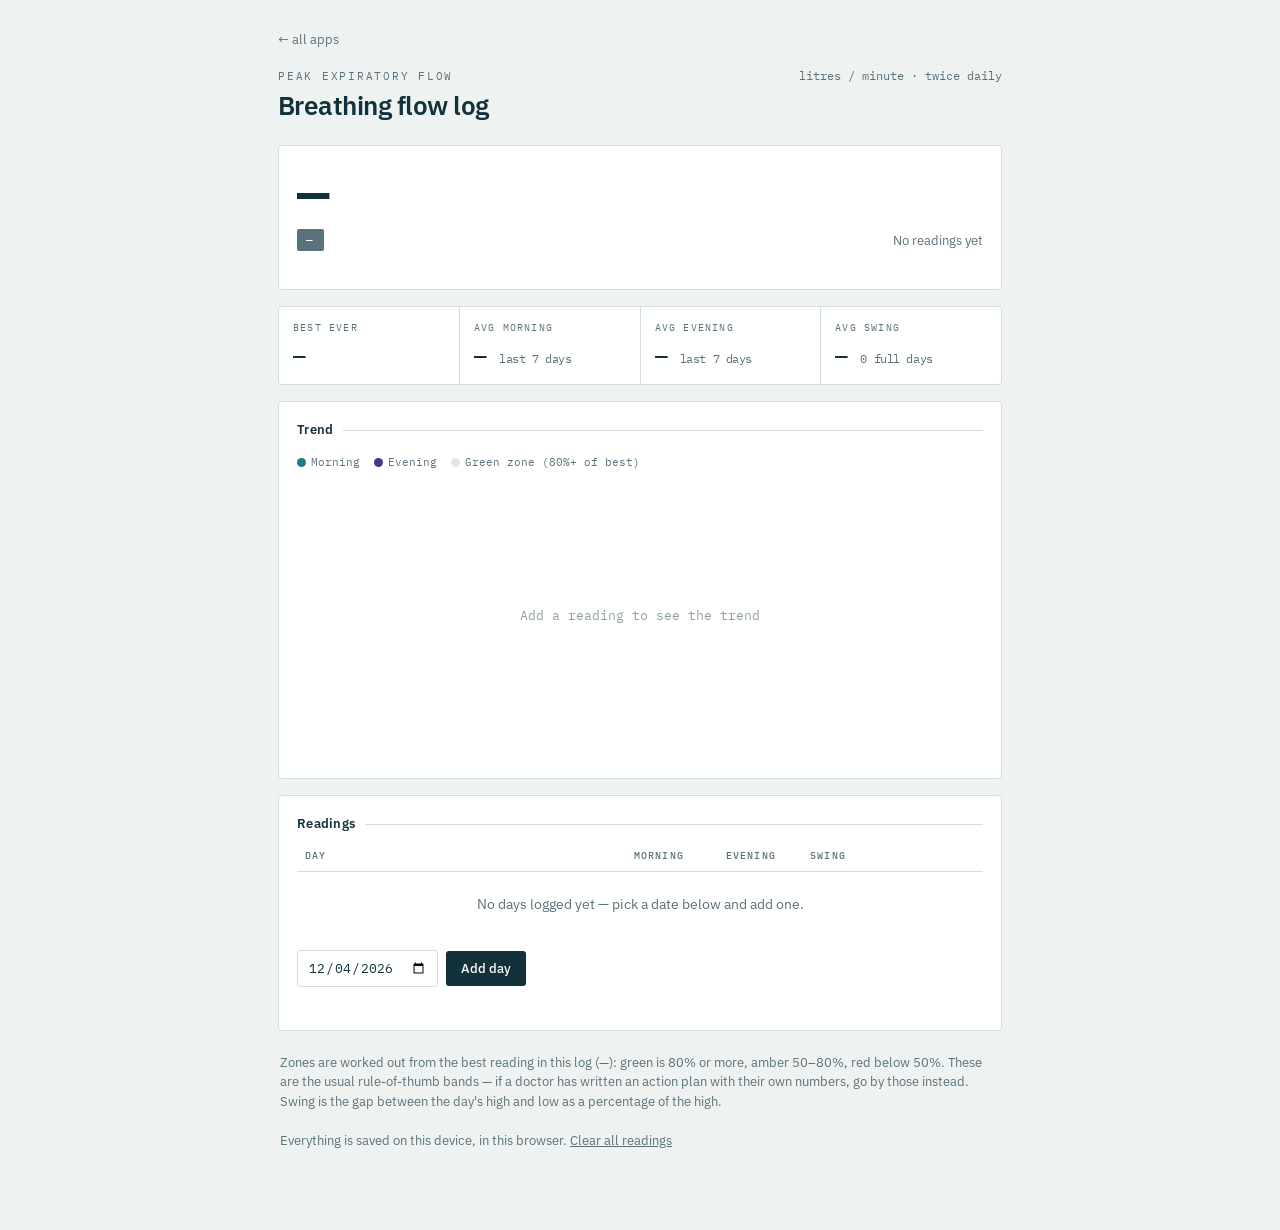
<file: breathing-flow-log/index.html>
<!DOCTYPE html>
<html lang="en">
<head>
<meta charset="utf-8">
<meta name="viewport" content="width=device-width, initial-scale=1">
<title>Breathing flow log</title>
<meta name="description" content="Log peak expiratory flow morning and evening, see the trend, and read each reading against the green / amber / red zones worked out from your best." />
<meta name="theme-color" content="#12313B" />
<link rel="icon" href="data:image/svg+xml,<svg xmlns='http://www.w3.org/2000/svg' viewBox='0 0 32 32'><rect width='32' height='32' rx='7' fill='%2312313B'/><path d='M5 22 L11 16 L16 19 L21 10 L27 13' fill='none' stroke='%232E7D5B' stroke-width='3' stroke-linecap='round' stroke-linejoin='round'/></svg>" />
<link rel="preconnect" href="https://fonts.googleapis.com">
<link rel="preconnect" href="https://fonts.gstatic.com" crossorigin>
<link href="https://fonts.googleapis.com/css2?family=IBM+Plex+Mono:wght@400;500;600&family=IBM+Plex+Sans:wght@400;500;600;700&display=swap" rel="stylesheet">
<style>
  :root{
    --ink:#12313B;
    --ink-soft:#5A727B;
    --paper:#EEF3F2;
    --surface:#FFFFFF;
    --rule:#D2DEDC;
    --am:#1F7A8C;
    --pm:#3D3B8E;
    --green:#2E7D5B;
    --amber:#C9820A;
    --red:#B3382C;
    --sans:"IBM Plex Sans",system-ui,-apple-system,"Segoe UI",sans-serif;
    --mono:"IBM Plex Mono",ui-monospace,"SF Mono",Menlo,monospace;
  }
  *{box-sizing:border-box}
  html,body{margin:0;padding:0}
  body{
    background:var(--paper);
    color:var(--ink);
    font-family:var(--sans);
    font-size:15px;
    line-height:1.5;
    -webkit-font-smoothing:antialiased;
  }
  .wrap{max-width:760px;margin:0 auto;padding:28px 18px 80px}

  .home{display:inline-flex;align-items:center;gap:6px;font-size:12.5px;color:var(--ink-soft);text-decoration:none;margin-bottom:18px}
  .home:hover{color:var(--ink)}

  header.top{display:flex;align-items:baseline;justify-content:space-between;gap:12px;flex-wrap:wrap;margin-bottom:20px}
  .eyebrow{font-family:var(--mono);font-size:11px;letter-spacing:.16em;text-transform:uppercase;color:var(--ink-soft)}
  h1{font-size:26px;font-weight:600;letter-spacing:-.02em;margin:2px 0 0}
  .unit{font-family:var(--mono);font-size:12px;color:var(--ink-soft)}

  .card{background:var(--surface);border:1px solid var(--rule);border-radius:4px;padding:18px;margin-bottom:16px}

  /* ---- meter: the hero ---- */
  .meter-head{display:flex;align-items:flex-end;justify-content:space-between;gap:16px;flex-wrap:wrap}
  .reading{font-family:var(--mono);font-size:54px;font-weight:600;line-height:1;letter-spacing:-.03em}
  .reading small{font-size:14px;font-weight:400;letter-spacing:0;color:var(--ink-soft);margin-left:6px}
  .zone-tag{font-family:var(--mono);font-size:11px;letter-spacing:.14em;text-transform:uppercase;padding:4px 9px;border-radius:2px;color:#fff}
  .meter-meta{font-size:13px;color:var(--ink-soft);text-align:right}
  .scale{margin-top:20px}
  .scale svg{display:block;width:100%;height:auto}

  /* ---- stats ---- */
  .stats{display:grid;grid-template-columns:repeat(4,1fr);gap:1px;background:var(--rule);border:1px solid var(--rule);border-radius:4px;overflow:hidden;margin-bottom:16px}
  .stat{background:var(--surface);padding:13px 14px}
  .stat dt{font-family:var(--mono);font-size:10px;letter-spacing:.12em;text-transform:uppercase;color:var(--ink-soft);margin:0}
  .stat dd{margin:5px 0 0;font-family:var(--mono);font-size:21px;font-weight:500;letter-spacing:-.02em}
  .stat dd span{font-size:12px;color:var(--ink-soft);font-weight:400}

  h2{font-size:13px;font-weight:600;letter-spacing:.02em;margin:0 0 14px;display:flex;align-items:center;gap:10px}
  h2::after{content:"";flex:1;height:1px;background:var(--rule)}
  .legend{display:flex;gap:14px;font-family:var(--mono);font-size:11px;color:var(--ink-soft);margin-bottom:10px;flex-wrap:wrap}
  .legend i{display:inline-block;width:9px;height:9px;border-radius:50%;margin-right:5px;vertical-align:middle}
  #chartWrap{width:100%}
  #chart{display:block;max-width:100%;overflow:visible}

  /* ---- table ---- */
  table{width:100%;border-collapse:collapse}
  th{font-family:var(--mono);font-size:10px;letter-spacing:.12em;text-transform:uppercase;color:var(--ink-soft);font-weight:500;text-align:left;padding:0 8px 8px;border-bottom:1px solid var(--rule)}
  th.n,td.n{text-align:right}
  td{padding:0;border-bottom:1px solid var(--rule)}
  td.day{padding:0 8px;font-size:14px;white-space:nowrap}
  td.day b{font-weight:500}
  td.day em{font-style:normal;color:var(--ink-soft);font-size:12px;margin-left:6px}
  td.empty{padding:22px 8px;color:var(--ink-soft);font-size:13.5px;text-align:center;border-bottom:0}
  input.val{
    width:100%;border:0;background:transparent;font-family:var(--mono);font-size:16px;
    color:var(--ink);text-align:right;padding:11px 8px;border-radius:2px;
  }
  input.val::placeholder{color:#B9C7C5}
  input.val:focus{outline:2px solid var(--am);outline-offset:-2px;background:#F6FAFA}
  td.swing{font-family:var(--mono);font-size:12px;color:var(--ink-soft);text-align:right;padding-right:8px}
  td.act{width:34px}
  .del{border:0;background:transparent;color:#AEBDBB;font-size:17px;line-height:1;cursor:pointer;padding:8px 6px;border-radius:2px}
  .del:hover,.del:focus-visible{color:var(--red);background:#FBEFEE;outline:none}
  tr.zone-amber td.day b::before,tr.zone-red td.day b::before{
    content:"";display:inline-block;width:6px;height:6px;border-radius:50%;margin-right:7px;vertical-align:middle
  }
  tr.zone-amber td.day b::before{background:var(--amber)}
  tr.zone-red td.day b::before{background:var(--red)}

  .addrow{display:flex;gap:8px;align-items:center;margin-top:14px;flex-wrap:wrap}
  input[type=date]{font-family:var(--mono);font-size:13px;padding:8px 10px;border:1px solid var(--rule);border-radius:3px;background:var(--surface);color:var(--ink)}
  button.add{font-family:var(--sans);font-size:13px;font-weight:500;padding:9px 15px;border:0;border-radius:3px;background:var(--ink);color:#fff;cursor:pointer}
  button.add:hover{background:#1B4553}
  button.add:focus-visible,input[type=date]:focus-visible{outline:2px solid var(--am);outline-offset:2px}

  .note{font-size:12.5px;color:var(--ink-soft);line-height:1.55;margin:22px 2px 0}
  .note a,.reset{color:var(--ink-soft);text-decoration:underline;background:none;border:0;font:inherit;cursor:pointer;padding:0}
  .status{font-family:var(--mono);font-size:11px;color:var(--ink-soft);min-height:15px;margin-top:10px}
  .status[data-bad="1"]{color:var(--red)}

  @media (max-width:560px){
    .stats{grid-template-columns:repeat(2,1fr)}
    .reading{font-size:44px}
    .meter-meta{text-align:left}
    td.swing,th.swing{display:none}
  }
  @media (prefers-reduced-motion:no-preference){
    .pointer{transition:transform .45s cubic-bezier(.22,1,.36,1)}
    polyline,circle{transition:all .3s ease}
  }
</style>
</head>
<body>
<div class="wrap">

  <a class="home" href="../">← all apps</a>

  <header class="top">
    <div>
      <div class="eyebrow">Peak expiratory flow</div>
      <h1>Breathing flow log</h1>
    </div>
    <div class="unit">litres / minute · twice daily</div>
  </header>

  <section class="card" aria-label="Latest reading">
    <div class="meter-head">
      <div>
        <div class="reading" id="latestVal">—<small id="latestPct"></small></div>
        <div style="margin-top:10px"><span class="zone-tag" id="zoneTag" style="background:var(--ink-soft)">—</span></div>
      </div>
      <div class="meter-meta" id="latestMeta">No readings yet</div>
    </div>
    <div class="scale" id="scaleWrap"></div>
  </section>

  <dl class="stats" id="stats"></dl>

  <section class="card">
    <h2>Trend</h2>
    <div class="legend">
      <span><i style="background:var(--am)"></i>Morning</span>
      <span><i style="background:var(--pm)"></i>Evening</span>
      <span><i style="background:#DCE8E0"></i>Green zone (80%+ of best)</span>
    </div>
    <div id="chartWrap"><svg id="chart" viewBox="0 0 720 280" role="img" aria-label="Peak flow readings over time"></svg></div>
  </section>

  <section class="card">
    <h2>Readings</h2>
    <table>
      <thead>
        <tr>
          <th>Day</th>
          <th class="n" style="width:92px">Morning</th>
          <th class="n" style="width:92px">Evening</th>
          <th class="n swing" style="width:70px">Swing</th>
          <th></th>
        </tr>
      </thead>
      <tbody id="rows"></tbody>
    </table>
    <div class="addrow">
      <input type="date" id="newDate" aria-label="Date to add">
      <button class="add" id="addBtn">Add day</button>
    </div>
    <div class="status" id="status" role="status"></div>
  </section>

  <p class="note">
    Zones are worked out from the best reading in this log (<span id="bestInline">—</span>): green is 80% or more, amber 50–80%, red below 50%.
    These are the usual rule-of-thumb bands — if a doctor has written an action plan with their own numbers, go by those instead.
    Swing is the gap between the day's high and low as a percentage of the high.
    <br><br>
    Everything is saved on this device, in this browser. <button class="reset" id="resetBtn">Clear all readings</button>
  </p>
</div>

<script>
const KEY = 'peakflow_log';
let data = [];

const $ = id => document.getElementById(id);
const status = (msg, bad) => { const s=$('status'); s.textContent=msg||''; s.dataset.bad = bad?'1':'0'; };
const fmtDay = iso => {
  const d = new Date(iso+'T12:00:00');
  return d.toLocaleDateString(undefined,{day:'numeric',month:'short'});
};
const weekday = iso => new Date(iso+'T12:00:00').toLocaleDateString(undefined,{weekday:'short'});
const sortData = () => data.sort((a,b)=>a.date.localeCompare(b.date));
const allVals = () => data.flatMap(r=>[r.am,r.pm]).filter(v=>typeof v==='number');
const best = () => allVals().length ? Math.max(...allVals()) : null;
const zoneOf = (v,b) => !v||!b ? null : (v >= b*0.8 ? 'green' : v >= b*0.5 ? 'amber' : 'red');
const ZONE_COLOR = {green:'var(--green)',amber:'var(--amber)',red:'var(--red)'};
const ZONE_NAME = {green:'Green zone',amber:'Amber zone',red:'Red zone'};
const today = () => {
  const d = new Date();
  return new Date(d.getTime() - d.getTimezoneOffset()*60000).toISOString().slice(0,10);
};
/* Both SVGs use a viewBox measured in real CSS pixels rather than a fixed
   720-wide one, so labels stay 10px on a phone instead of shrinking with the
   drawing. Redrawn on resize — see the listener at the bottom. */
const boxWidth = id => Math.max(260, Math.round($(id).getBoundingClientRect().width) || 680);

/* ---------- storage ----------
   One localStorage key holds the whole log: an array of
   {date:'YYYY-MM-DD', am:number|null, pm:number|null}. Anything that doesn't
   look like that (hand-edited, or written by an older version) is dropped on
   load rather than crashing the page. */
const isReading = v => v===null || (typeof v==='number' && v>=40 && v<=900);
const isRow = r => r && typeof r==='object'
  && /^\d{4}-\d{2}-\d{2}$/.test(r.date) && isReading(r.am ?? null) && isReading(r.pm ?? null);

function load(){
  let stored = null;
  try{ stored = JSON.parse(localStorage.getItem(KEY)); }catch(e){ stored = null; }
  data = Array.isArray(stored)
    ? stored.filter(isRow).map(r=>({date:r.date, am:r.am ?? null, pm:r.pm ?? null}))
    : [];
  sortData();
  render();
}
let saveTimer;
function save(){
  clearTimeout(saveTimer);
  saveTimer = setTimeout(()=>{
    try{
      localStorage.setItem(KEY, JSON.stringify(data));
      status('Saved');
      setTimeout(()=>status(''),1400);
    }catch(e){ status('Not saved — storage unavailable',true); }
  },250);
}

/* ---------- meter ---------- */
function drawMeter(){
  const b = best();
  const last = [...data].reverse().find(r=>r.pm!=null||r.am!=null);
  const v = last ? (last.pm!=null?last.pm:last.am) : null;
  const when = last ? (last.pm!=null?'evening':'morning') : null;

  $('bestInline').textContent = b ? b+' L/min' : '—';
  $('latestVal').firstChild.nodeValue = v ?? '—';
  $('latestPct').textContent = (v&&b) ? ' L/min · '+Math.round(v/b*100)+'% of best' : '';
  $('latestMeta').innerHTML = last
    ? weekday(last.date)+' '+fmtDay(last.date)+'<br>'+when+' reading'
    : 'No readings yet';
  const z = zoneOf(v,b);
  const tag = $('zoneTag');
  tag.textContent = z ? ZONE_NAME[z] : '—';
  tag.style.background = z ? ZONE_COLOR[z] : 'var(--ink-soft)';

  if(!b){ $('scaleWrap').innerHTML=''; return; }
  const lo = Math.round(b*0.35), hi = Math.round(b*1.05);
  const W=boxWidth('scaleWrap'),H=64,x=p=>((p-lo)/(hi-lo))*W;
  const g50=x(b*0.5), g80=x(b*0.8), gb=x(b);
  const px = x(v);
  const ticks=[];
  const step = (b>500||W<420)?100:50;
  for(let t=Math.ceil(lo/step)*step;t<=hi;t+=step) ticks.push(t);

  $('scaleWrap').innerHTML = `
  <svg viewBox="0 0 ${W} ${H}" width="${W}" height="${H}" aria-hidden="true">
    <rect x="0" y="26" width="${g50}" height="16" fill="#B3382C" opacity=".82"/>
    <rect x="${g50}" y="26" width="${g80-g50}" height="16" fill="#C9820A" opacity=".82"/>
    <rect x="${g80}" y="26" width="${W-g80}" height="16" fill="#2E7D5B" opacity=".82"/>
    <line x1="${gb}" y1="22" x2="${gb}" y2="46" stroke="#12313B" stroke-width="2"/>
    <text x="${Math.min(gb,W-4)}" y="60" font-family="IBM Plex Mono, monospace" font-size="11" fill="#5A727B" text-anchor="${gb>W-60?'end':'middle'}">best ${b}</text>
    ${ticks.map(t=>`<text x="${x(t)}" y="16" font-family="IBM Plex Mono, monospace" font-size="10" fill="#8CA0A3" text-anchor="middle">${t}</text>`).join('')}
    <g class="pointer" transform="translate(${px},0)">
      <path d="M0,44 l-7,13 l14,0 Z" fill="#12313B"/>
      <rect x="-1.5" y="20" width="3" height="26" fill="#12313B"/>
    </g>
  </svg>`;
}

/* ---------- stats ---------- */
function drawStats(){
  const b = best();
  const withBoth = data.filter(r=>r.am!=null&&r.pm!=null);
  const swings = withBoth.map(r=>{
    const hi=Math.max(r.am,r.pm), lo=Math.min(r.am,r.pm);
    return (hi-lo)/hi*100;
  });
  const recent = data.slice(-7);
  const avg = arr => arr.length ? Math.round(arr.reduce((a,c)=>a+c,0)/arr.length) : null;
  const amAvg = avg(recent.map(r=>r.am).filter(v=>v!=null));
  const pmAvg = avg(recent.map(r=>r.pm).filter(v=>v!=null));
  const swingAvg = swings.length ? (swings.reduce((a,c)=>a+c,0)/swings.length) : null;

  const cells = [
    ['Best ever', b ?? '—', b?'L/min':''],
    ['Avg morning', amAvg ?? '—', 'last 7 days'],
    ['Avg evening', pmAvg ?? '—', 'last 7 days'],
    ['Avg swing', swingAvg!=null ? swingAvg.toFixed(1)+'%' : '—', withBoth.length+' full days'],
  ];
  $('stats').innerHTML = cells.map(c=>
    `<div class="stat"><dt>${c[0]}</dt><dd>${c[1]} <span>${c[2]}</span></dd></div>`).join('');
}

/* ---------- chart ---------- */
function drawChart(){
  const svg = $('chart');
  const W=boxWidth('chartWrap'),H=W<520?230:280,L=40,R=12,T=14,B=30;
  svg.setAttribute('viewBox',`0 0 ${W} ${H}`);
  svg.setAttribute('width',W); svg.setAttribute('height',H);
  const vals = allVals();
  if(!vals.length){ svg.innerHTML=`<text x="${W/2}" y="${H/2}" text-anchor="middle" font-family="IBM Plex Mono,monospace" font-size="13" fill="#8CA0A3">Add a reading to see the trend</text>`; return; }
  const b = best();
  let yMin = Math.floor((Math.min(...vals)-30)/20)*20;
  let yMax = Math.ceil((Math.max(...vals)+30)/20)*20;
  if(yMax-yMin < 100) yMax = yMin+100;
  const n = data.length;
  const px = i => L + (n===1 ? (W-L-R)/2 : i*(W-L-R)/(n-1));
  const py = v => T + (1-(v-yMin)/(yMax-yMin))*(H-T-B);
  const clampY = v => Math.max(T, Math.min(H-B, py(v)));

  const segs = key => {
    const out=[]; let cur=[];
    data.forEach((r,i)=>{ if(r[key]!=null){cur.push(px(i)+','+py(r[key]));} else if(cur.length){out.push(cur);cur=[];} });
    if(cur.length) out.push(cur);
    return out;
  };
  const line = (key,color) => segs(key).map(s=>
    `<polyline points="${s.join(' ')}" fill="none" stroke="${color}" stroke-width="2" stroke-linejoin="round" stroke-linecap="round"/>`).join('')
    + data.map((r,i)=> r[key]==null?'':
      `<circle cx="${px(i)}" cy="${py(r[key])}" r="3.5" fill="#fff" stroke="${color}" stroke-width="2"/>`).join('');

  // keep at least ~26px between grid lines, whatever the height and range
  const gridStep = [20,40,60,100,200].find(s=>(H-T-B)/((yMax-yMin)/s) >= 26) || 200;
  let grid='';
  for(let g=yMin;g<=yMax;g+=gridStep){
    grid += `<line x1="${L}" y1="${py(g)}" x2="${W-R}" y2="${py(g)}" stroke="#E7EEEC" stroke-width="1"/>
             <text x="${L-9}" y="${py(g)+4}" text-anchor="end" font-family="IBM Plex Mono,monospace" font-size="10" fill="#8CA0A3">${g}</text>`;
  }
  const gTop = clampY(yMax), gBot = clampY(b*0.8);
  const aBot = clampY(b*0.5);
  const bands = `
    <rect x="${L}" y="${gTop}" width="${W-L-R}" height="${Math.max(0,gBot-gTop)}" fill="#2E7D5B" opacity=".07"/>
    <rect x="${L}" y="${gBot}" width="${W-L-R}" height="${Math.max(0,aBot-gBot)}" fill="#C9820A" opacity=".07"/>
    <line x1="${L}" y1="${clampY(b)}" x2="${W-R}" y2="${clampY(b)}" stroke="#2E7D5B" stroke-width="1" stroke-dasharray="3 4"/>`;
  const skip = Math.ceil(n/Math.max(2,Math.floor((W-L-R)/62)));
  const xlabels = data.map((r,i)=> (i%skip)?'':
    `<text x="${px(i)}" y="${H-12}" text-anchor="middle" font-family="IBM Plex Mono,monospace" font-size="10" fill="#8CA0A3">${fmtDay(r.date)}</text>`).join('');

  svg.innerHTML = bands+grid+xlabels+line('pm','#3D3B8E')+line('am','#1F7A8C');
}

/* ---------- table ---------- */
function drawTable(){
  const b = best();
  if(!data.length){
    $('rows').innerHTML = `<tr><td class="empty" colspan="5">No days logged yet — pick a date below and add one.</td></tr>`;
    return;
  }
  $('rows').innerHTML = data.map((r,i)=>{
    const both = r.am!=null&&r.pm!=null;
    const hi = both?Math.max(r.am,r.pm):null, lo = both?Math.min(r.am,r.pm):null;
    const swing = both ? ((hi-lo)/hi*100).toFixed(1)+'%' : '·';
    const dayLow = [r.am,r.pm].filter(v=>v!=null);
    const z = dayLow.length ? zoneOf(Math.min(...dayLow),b) : null;
    return `<tr class="${z?'zone-'+z:''}">
      <td class="day"><b>${fmtDay(r.date)}</b><em>${weekday(r.date)}</em></td>
      <td><input class="val" inputmode="numeric" data-i="${i}" data-k="am" value="${r.am??''}" placeholder="—" aria-label="Morning reading ${fmtDay(r.date)}"></td>
      <td><input class="val" inputmode="numeric" data-i="${i}" data-k="pm" value="${r.pm??''}" placeholder="—" aria-label="Evening reading ${fmtDay(r.date)}"></td>
      <td class="swing">${swing}</td>
      <td class="act"><button class="del" data-del="${i}" aria-label="Delete ${fmtDay(r.date)}">×</button></td>
    </tr>`;
  }).reverse().join('');
}

function render(){ drawMeter(); drawStats(); drawChart(); drawTable(); }

/* ---------- events ---------- */
$('rows').addEventListener('change', e=>{
  const el = e.target;
  if(!el.classList.contains('val')) return;
  const raw = el.value.trim();
  if(raw===''){ data[el.dataset.i][el.dataset.k]=null; }
  else{
    const v = parseInt(raw,10);
    if(isNaN(v)||v<40||v>900){ status('Enter a reading between 40 and 900',true); el.value = data[el.dataset.i][el.dataset.k] ?? ''; return; }
    data[el.dataset.i][el.dataset.k]=v;
  }
  save(); render();
});
$('rows').addEventListener('click', e=>{
  const btn = e.target.closest('[data-del]');
  if(!btn) return;
  data.splice(+btn.dataset.del,1);
  save(); render();
});
$('addBtn').addEventListener('click', ()=>{
  const d = $('newDate').value;
  if(!d){ status('Pick a date first',true); return; }
  if(data.some(r=>r.date===d)){ status(fmtDay(d)+' is already in the table',true); return; }
  data.push({date:d,am:null,pm:null});
  sortData(); save(); render();
  status('');
  const el = document.querySelector(`input[data-k="am"][data-i="${data.findIndex(r=>r.date===d)}"]`);
  if(el) el.focus();
});
$('resetBtn').addEventListener('click', ()=>{
  if(!data.length){ status('Nothing to clear'); return; }
  if(!confirm('Delete every reading? This cannot be undone.')) return;
  data = [];
  try{ localStorage.removeItem(KEY); }catch(e){}
  render(); status('All readings cleared');
});

let resizeTimer;
addEventListener('resize', ()=>{
  clearTimeout(resizeTimer);
  resizeTimer = setTimeout(()=>{ drawMeter(); drawChart(); },150);
});

$('newDate').value = today();
load();
</script>
</body>
</html>
</file>
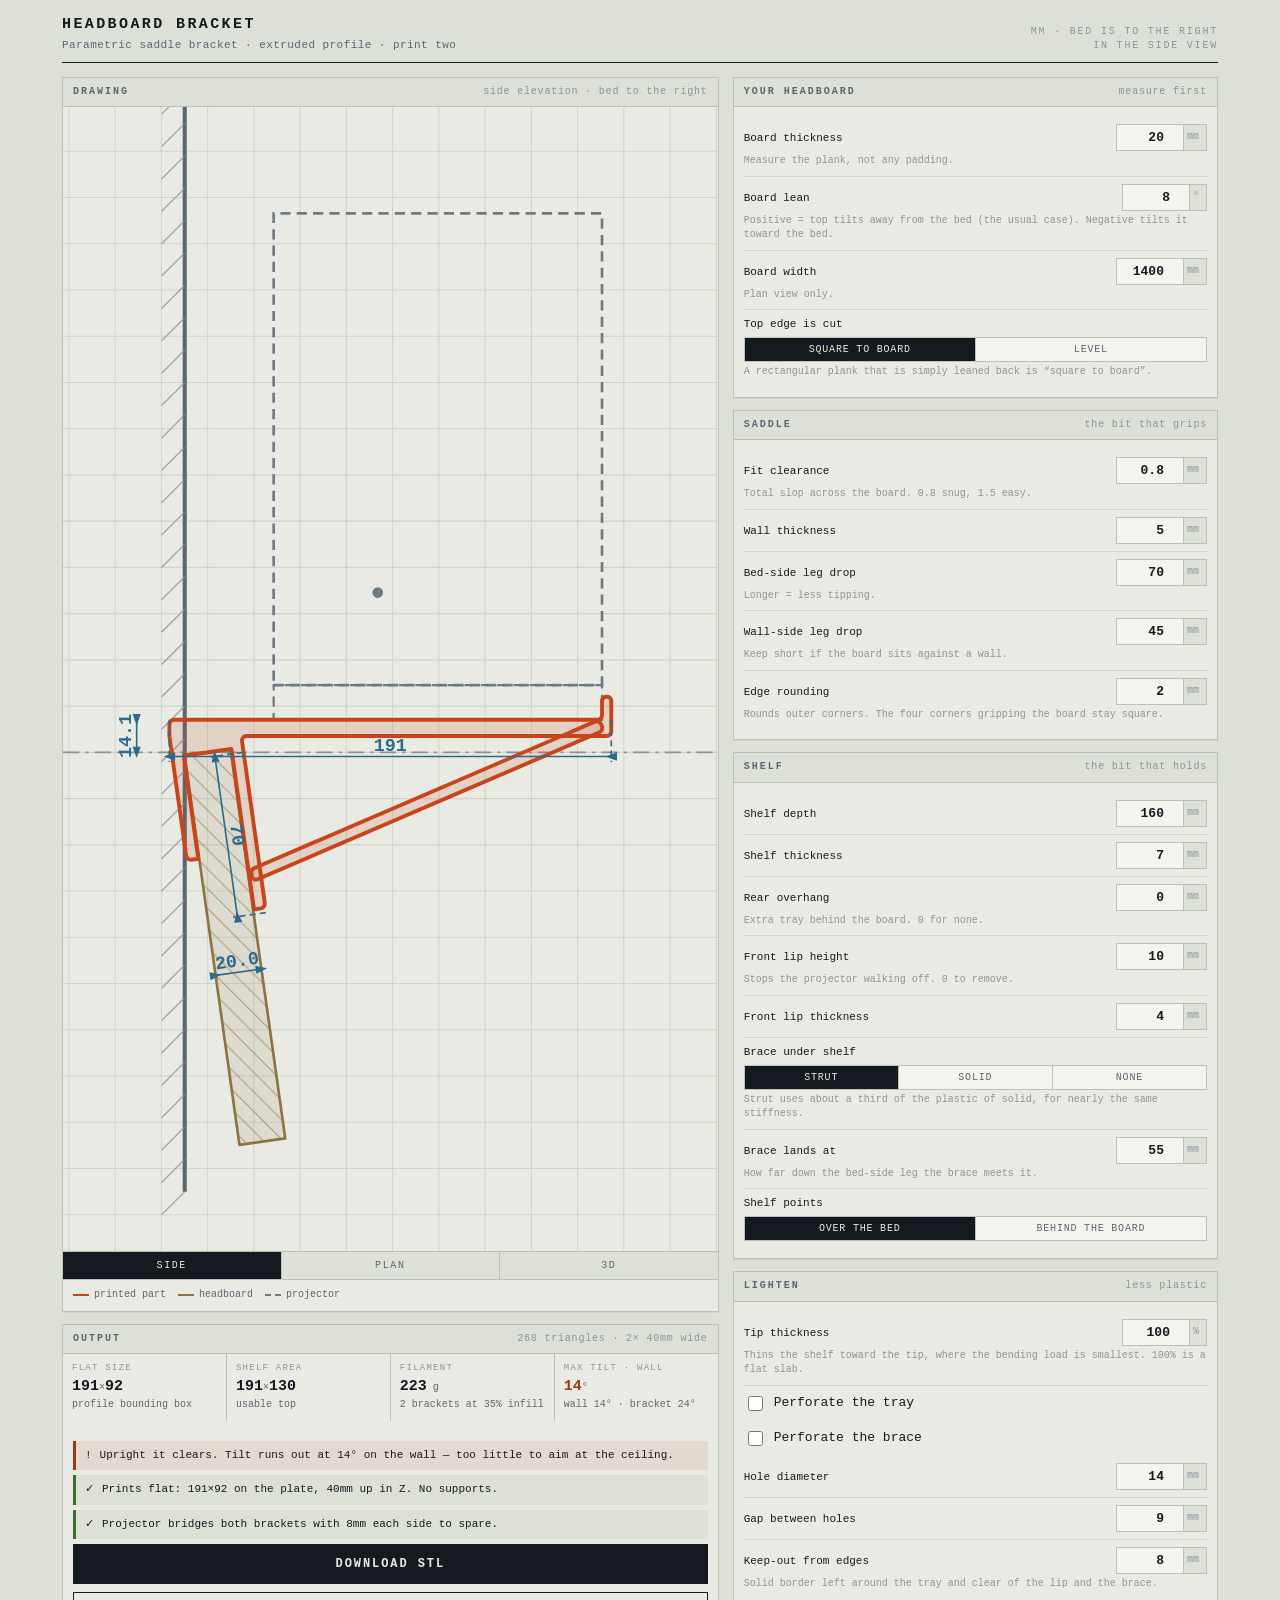
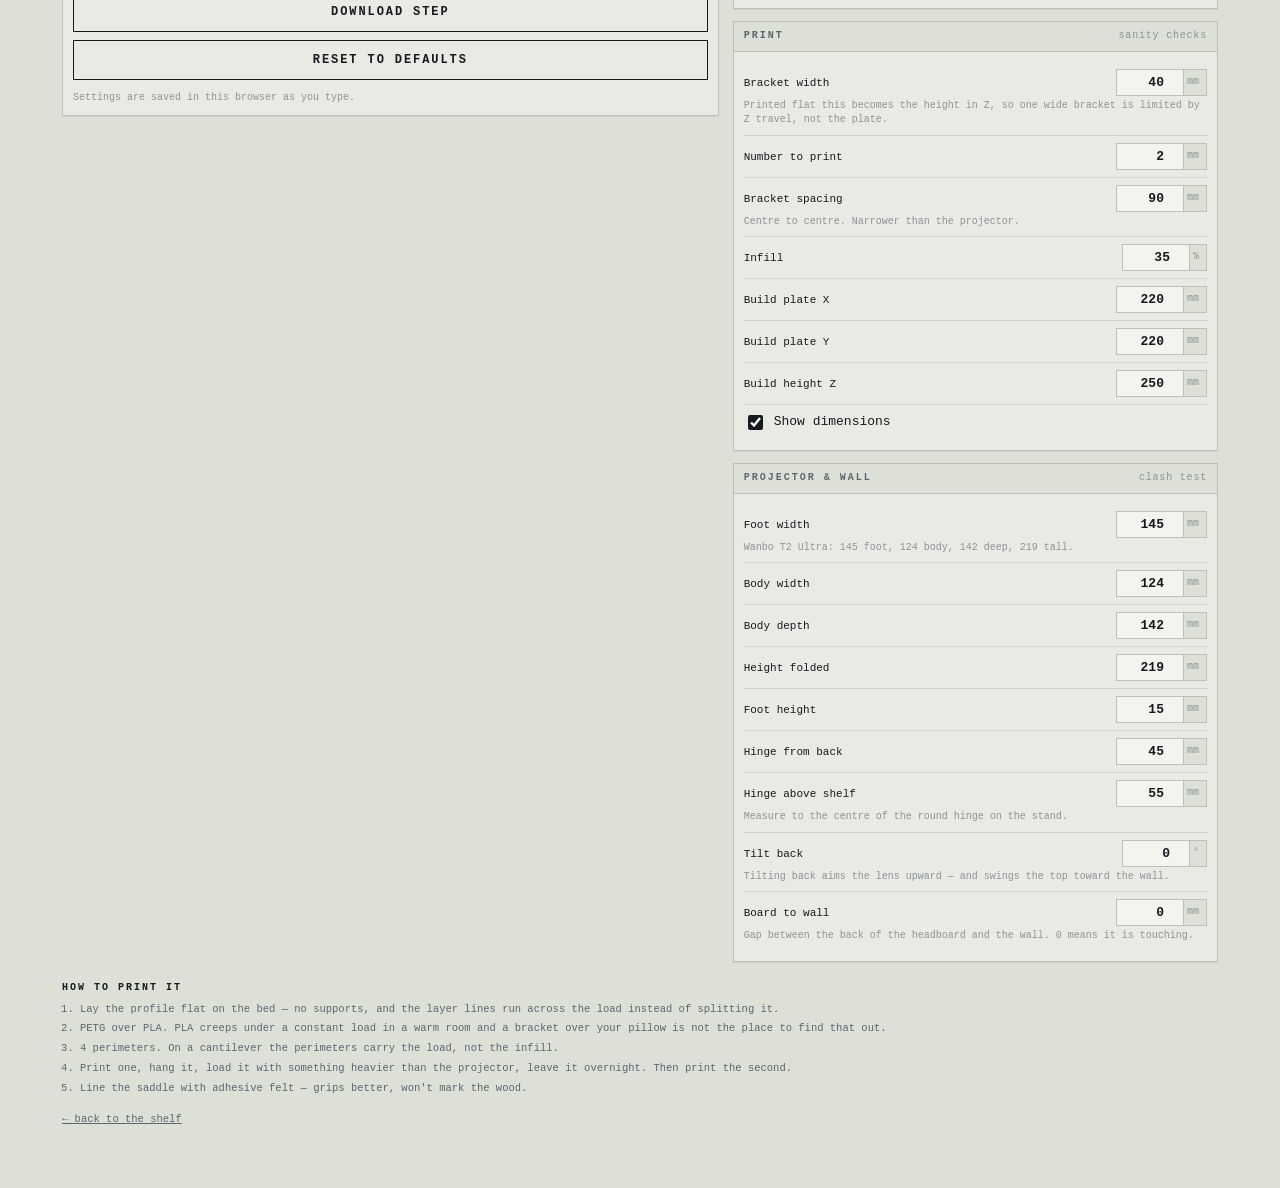
<file: headboard-bracket/index.html>
<!DOCTYPE html>
<html lang="en">
<head>
<meta charset="UTF-8" />
<meta name="viewport" content="width=device-width, initial-scale=1" />
<title>Headboard Bracket — parametric designer</title>
<meta name="description" content="Design a saddle bracket that hangs over a headboard and holds a projector. Type your board thickness and lean, watch the profile redraw, check it clears the wall, then download an STL or a STEP." />
<meta name="theme-color" content="#E9EAE3" />
<link rel="icon" href="data:image/svg+xml,<svg xmlns='http://www.w3.org/2000/svg' viewBox='0 0 32 32'><rect width='32' height='32' fill='%23E9EAE3'/><path d='M12 4h5v24h-5z' fill='%238C7346'/><path d='M9 6h11v5H9zM17 11h11v4H17zM24 15h4v3h-4z' fill='%23C7451A'/></svg>" />
<style>
:root{
  --paper:#E9EAE3; --paper-2:#DDE0D6; --field:#F3F4EE;
  --ink:#151A20; --ink-2:#5C6670; --ink-3:#8B939A; --rule:#BCC1B5;
  --part:#C7451A; --part-fill:rgba(199,69,26,.14);
  --board:#8C7346; --dim:#2C6A8C; --dev:#6E7A83;
  --ok:#3D6B36; --warn:#9C3B12;
  --mono: ui-monospace, SFMono-Regular, "SF Mono", Menlo, Consolas, "Liberation Mono", monospace;
}
*{box-sizing:border-box}
html,body{margin:0;padding:0}
body{background:var(--paper-2);color:var(--ink);font-family:var(--mono);font-size:13px;line-height:1.45;-webkit-text-size-adjust:100%}
.wrap{max-width:1180px;margin:0 auto;padding:14px 12px 60px}
header{display:flex;align-items:flex-end;justify-content:space-between;gap:16px;flex-wrap:wrap;border-bottom:1.5px solid var(--ink);padding-bottom:8px;margin-bottom:14px}
h1{font-size:15px;font-weight:700;margin:0;text-transform:uppercase;letter-spacing:.16em}
.sub{color:var(--ink-2);font-size:11px;letter-spacing:.04em;margin-top:2px}
.rev{font-size:10px;color:var(--ink-3);text-transform:uppercase;letter-spacing:.18em;text-align:right}
.grid{display:grid;grid-template-columns:1fr;gap:14px}
@media(min-width:900px){.grid{grid-template-columns:1.15fr .85fr;align-items:start}.viewcol{position:sticky;top:12px}}
.panel{background:var(--paper);border:1px solid var(--rule);box-shadow:0 1px 0 rgba(0,0,0,.06)}
.panel + .panel{margin-top:12px}
.phead{display:flex;align-items:center;justify-content:space-between;gap:10px;padding:7px 10px;border-bottom:1px solid var(--rule);background:var(--paper-2)}
.phead h2{margin:0;font-size:10px;font-weight:700;text-transform:uppercase;letter-spacing:.2em;color:var(--ink-2)}
.phead .tag{font-size:10px;color:var(--ink-3);letter-spacing:.08em;text-align:right}
.pbody{padding:10px}
svg{display:block;width:100%;height:auto;background:var(--paper)}
svg[hidden]{display:none}
canvas#cv3d{display:block;width:100%;aspect-ratio:4/3;background:var(--paper);touch-action:none;cursor:pointer}
canvas#cv3d:active{cursor:grabbing}
canvas#cv3d[hidden]{display:none}
.viewtabs{display:flex;border-top:1px solid var(--rule)}
.viewtabs button{flex:1;appearance:none;border:0;border-right:1px solid var(--rule);background:var(--paper-2);color:var(--ink-2);font-family:inherit;font-size:10px;letter-spacing:.16em;text-transform:uppercase;padding:8px 4px;cursor:pointer}
.viewtabs button:last-child{border-right:0}
.viewtabs button[aria-pressed="true"]{background:var(--ink);color:var(--paper)}
.viewtabs button:focus-visible{outline:2px solid var(--dim);outline-offset:-3px}
.readout{display:grid;grid-template-columns:repeat(2,1fr);gap:1px;background:var(--rule)}
@media(min-width:520px){.readout{grid-template-columns:repeat(4,1fr)}}
.cell{background:var(--paper);padding:8px 9px}
.cell .k{font-size:9px;text-transform:uppercase;letter-spacing:.14em;color:var(--ink-3)}
.cell .v{font-size:15px;font-weight:700;margin-top:1px;font-variant-numeric:tabular-nums}
.cell .u{font-size:10px;font-weight:400;color:var(--ink-2)}
.ctl{padding:7px 0;border-bottom:1px dotted var(--rule)}
.ctl:last-child{border-bottom:0}
.ctl .top{display:flex;justify-content:space-between;align-items:baseline;gap:8px}
.ctl label{font-size:11px}
.ctl .field{display:inline-flex;align-items:stretch;border:1px solid var(--rule);background:var(--field);flex:0 0 auto}
.ctl .field:focus-within{outline:2px solid var(--dim);outline-offset:1px}
.ctl .num{font-size:13px;font-weight:700;font-variant-numeric:tabular-nums;background:transparent;border:0;width:66px;text-align:right;padding:5px 4px 5px 7px;font-family:inherit;color:var(--ink)}
.ctl .num:focus{outline:none}
.ctl .unit{display:flex;align-items:center;padding:0 7px 0 3px;font-size:10px;color:var(--ink-3);border-left:1px solid var(--rule);background:var(--paper-2)}
.hint{font-size:10px;color:var(--ink-3);margin-top:3px}
.warnhint{color:var(--warn)}
.seg{display:flex;border:1px solid var(--rule);margin-top:4px}
.seg button{flex:1;appearance:none;border:0;border-right:1px solid var(--rule);background:var(--field);color:var(--ink-2);font-family:inherit;font-size:10px;letter-spacing:.08em;text-transform:uppercase;padding:6px 3px;cursor:pointer}
.seg button:last-child{border-right:0}
.seg button[aria-pressed="true"]{background:var(--ink);color:var(--paper)}
.check{display:flex;align-items:center;gap:8px;padding:7px 0}
.check input{width:15px;height:15px;accent-color:var(--ink)}
.notes{margin-top:10px}
.note{display:flex;gap:8px;padding:7px 9px;font-size:11px;line-height:1.4;border-left:3px solid var(--ok);background:rgba(61,107,54,.08);margin-bottom:5px}
.note.bad{border-left-color:var(--warn);background:rgba(156,59,18,.09)}
.export{display:grid;gap:8px}
.btn{appearance:none;border:1.5px solid var(--ink);background:var(--ink);color:var(--paper);font-family:inherit;font-size:12px;font-weight:700;letter-spacing:.16em;text-transform:uppercase;padding:12px;cursor:pointer;width:100%}
.btn.ghost{background:transparent;color:var(--ink)}
.btn:active{transform:translateY(1px)}
.btn:focus-visible{outline:2px solid var(--dim);outline-offset:2px}
.legend{display:flex;flex-wrap:wrap;gap:12px;padding:8px 10px;border-top:1px solid var(--rule);font-size:10px;color:var(--ink-2)}
.legend i{display:inline-block;width:16px;height:0;border-top-width:2px;border-top-style:solid;vertical-align:middle;margin-right:5px}
footer{margin-top:18px;font-size:10.5px;color:var(--ink-2);line-height:1.6}
footer h3{font-size:10px;text-transform:uppercase;letter-spacing:.2em;color:var(--ink);margin:0 0 5px}
footer ol{margin:0;padding-left:18px}
footer li{margin-bottom:3px}
footer .back{display:inline-block;margin-top:12px;color:var(--ink-2)}
</style>
</head>
<body>
<div class="wrap">

<header>
  <div>
    <h1>Headboard bracket</h1>
    <div class="sub">Parametric saddle bracket · extruded profile · print two</div>
  </div>
  <div class="rev">mm · bed is to the right<br>in the side view</div>
</header>

<div class="grid">
  <div class="viewcol">
    <div class="panel">
      <div class="phead"><h2>Drawing</h2><span class="tag" id="viewTag">side elevation</span></div>
      <svg id="dwg" viewBox="0 0 600 420" preserveAspectRatio="xMidYMid meet" role="img" aria-label="Bracket drawing"></svg>
      <canvas id="cv3d" hidden aria-label="Rotatable 3D preview of the bracket on the board"></canvas>
      <div class="viewtabs">
        <button id="tabSide" aria-pressed="true">Side</button>
        <button id="tabPlan" aria-pressed="false">Plan</button>
        <button id="tab3d" aria-pressed="false">3D</button>
      </div>
      <div class="legend">
        <span><i style="border-color:var(--part)"></i>printed part</span>
        <span><i style="border-color:var(--board)"></i>headboard</span>
        <span><i style="border-color:var(--dev);border-top-style:dashed"></i>projector</span>
      </div>
    </div>

    <div class="panel">
      <div class="phead"><h2>Output</h2><span class="tag" id="triTag">—</span></div>
      <div class="readout">
        <div class="cell"><div class="k">Flat size</div><div class="v" id="oFlat">—</div><div class="u">profile bounding box</div></div>
        <div class="cell"><div class="k">Shelf area</div><div class="v" id="oArea">—</div><div class="u">usable top</div></div>
        <div class="cell"><div class="k">Filament</div><div class="v" id="oVol">—</div><div class="u" id="oVolU">all parts</div></div>
        <div class="cell"><div class="k" id="oTiltK">Max tilt</div><div class="v" id="oTilt">—</div><div class="u" id="oTiltU">before it hits the wall</div></div>
      </div>
      <div class="pbody">
        <div class="notes" id="notes"></div>
        <div class="export">
          <button class="btn" id="dl">Download STL</button>
          <button class="btn ghost" id="dlStep">Download STEP</button>
          <button class="btn ghost" id="reset">Reset to defaults</button>
          <div class="hint" id="storeStatus"></div>
        </div>
      </div>
    </div>
  </div>

  <div>
    <div class="panel"><div class="phead"><h2>Your headboard</h2><span class="tag">measure first</span></div><div class="pbody" id="grpBoard"></div></div>
    <div class="panel"><div class="phead"><h2>Saddle</h2><span class="tag">the bit that grips</span></div><div class="pbody" id="grpSaddle"></div></div>
    <div class="panel"><div class="phead"><h2>Shelf</h2><span class="tag">the bit that holds</span></div><div class="pbody" id="grpShelf"></div></div>
    <div class="panel"><div class="phead"><h2>Lighten</h2><span class="tag">less plastic</span></div><div class="pbody" id="grpLight"></div></div>
    <div class="panel"><div class="phead"><h2>Print</h2><span class="tag">sanity checks</span></div><div class="pbody" id="grpPrint"></div></div>
    <div class="panel"><div class="phead"><h2>Projector &amp; wall</h2><span class="tag">clash test</span></div><div class="pbody" id="grpDev"></div></div>
  </div>
</div>

<footer>
  <h3>How to print it</h3>
  <ol>
    <li>Lay the profile flat on the bed — no supports, and the layer lines run across the load instead of splitting it.</li>
    <li>PETG over PLA. PLA creeps under a constant load in a warm room and a bracket over your pillow is not the place to find that out.</li>
    <li>4 perimeters. On a cantilever the perimeters carry the load, not the infill.</li>
    <li>Print one, hang it, load it with something heavier than the projector, leave it overnight. Then print the second.</li>
    <li>Line the saddle with adhesive felt — grips better, won't mark the wood.</li>
  </ol>
  <a class="back" href="../">← back to the shelf</a>
</footer>
</div>

<script>
"use strict";

const DEFS = [
  {g:'grpBoard', k:'boardT', label:'Board thickness', min:8, max:60, step:0.5, val:20, hint:'Measure the plank, not any padding.'},
  {g:'grpBoard', k:'lean',   label:'Board lean',      min:-30, max:30, step:0.5, val:8, unit:'°',
    hint:'Positive = top tilts away from the bed (the usual case). Negative tilts it toward the bed.'},
  {g:'grpBoard', k:'boardW', label:'Board width',     min:400, max:2200, step:10, val:1400, hint:'Plan view only.'},
  {g:'grpBoard', k:'topEdge',label:'Top edge is cut', type:'seg', opts:[['square','Square to board'],['level','Level']], val:'square',
    hint:'A rectangular plank that is simply leaned back is “square to board”.'},

  {g:'grpSaddle', k:'clearance', label:'Fit clearance',  min:0, max:3, step:0.1, val:0.8, hint:'Total slop across the board. 0.8 snug, 1.5 easy.'},
  {g:'grpSaddle', k:'wall',      label:'Wall thickness', min:2, max:15, step:0.5, val:5},
  {g:'grpSaddle', k:'frontLeg',  label:'Bed-side leg drop', min:15, max:200, step:1, val:70, hint:'Longer = less tipping.'},
  {g:'grpSaddle', k:'backLeg',   label:'Wall-side leg drop', min:10, max:200, step:1, val:45, hint:'Keep short if the board sits against a wall.'},
  {g:'grpSaddle', k:'fillet',    label:'Edge rounding',  min:0, max:8, step:0.5, val:2,
    hint:'Rounds outer corners. The four corners gripping the board stay square.'},

  {g:'grpShelf', k:'shelfDepth', label:'Shelf depth',       min:40, max:300, step:1, val:160},
  {g:'grpShelf', k:'shelfT',     label:'Shelf thickness',   min:3, max:20, step:0.5, val:7},
  {g:'grpShelf', k:'backOver',   label:'Rear overhang',     min:0, max:120, step:1, val:0, hint:'Extra tray behind the board. 0 for none.'},
  {g:'grpShelf', k:'lipH',       label:'Front lip height',  min:0, max:30, step:0.5, val:10, hint:'Stops the projector walking off. 0 to remove.'},
  {g:'grpShelf', k:'lipT',       label:'Front lip thickness', min:2, max:12, step:0.5, val:4},
  {g:'grpShelf', k:'gussetStyle',label:'Brace under shelf', type:'seg', opts:[['strut','Strut'],['solid','Solid'],['none','None']], val:'strut',
    hint:'Strut uses about a third of the plastic of solid, for nearly the same stiffness.'},
  {g:'grpShelf', k:'gussetDrop', label:'Brace lands at',    min:5, max:200, step:1, val:55, hint:'How far down the bed-side leg the brace meets it.'},
  {g:'grpShelf', k:'flip',       label:'Shelf points',      type:'seg', opts:[['front','Over the bed'],['back','Behind the board']], val:'front'},

  {g:'grpLight', k:'taper',  label:'Tip thickness',   min:25, max:100, step:5, val:100, unit:'%',
    hint:'Thins the shelf toward the tip, where the bending load is smallest. 100% is a flat slab.'},
  {g:'grpLight', k:'perf',   label:'Perforate the tray', type:'check', val:false,
    hint:'Holes straight down through the shelf, in a grid across the tray. Also lets the projector breathe.'},
  {g:'grpLight', k:'perfStrut', label:'Perforate the brace', type:'check', val:false,
    hint:'Same treatment for the diagonal strut. It works in compression, so the material near its centre does little.'},
  {g:'grpLight', k:'holeD',  label:'Hole diameter',   min:4,  max:60, step:1, val:14},
  {g:'grpLight', k:'holeGap',label:'Gap between holes',min:3,  max:40, step:1, val:9},
  {g:'grpLight', k:'perfMargin', label:'Keep-out from edges', min:3, max:40, step:1, val:8,
    hint:'Solid border left around the tray and clear of the lip and the brace.'},

  {g:'grpPrint', k:'bracketW', label:'Bracket width',   min:12, max:400, step:1, val:40,
    hint:'Printed flat this becomes the height in Z, so one wide bracket is limited by Z travel, not the plate.'},
  {g:'grpPrint', k:'count',    label:'Number to print', min:1, max:6, step:1, val:2},
  {g:'grpPrint', k:'spacing',  label:'Bracket spacing', min:40, max:600, step:5, val:90, hint:'Centre to centre. Narrower than the projector.'},
  {g:'grpPrint', k:'infill',   label:'Infill',          min:10, max:100, step:5, val:35, unit:'%'},
  {g:'grpPrint', k:'bedX',     label:'Build plate X',   min:100, max:450, step:5, val:220},
  {g:'grpPrint', k:'bedY',     label:'Build plate Y',   min:100, max:450, step:5, val:220},
  {g:'grpPrint', k:'bedZ',     label:'Build height Z',  min:100, max:600, step:5, val:250},
  {g:'grpPrint', k:'dims',     label:'Show dimensions', type:'check', val:true},

  {g:'grpDev', k:'devW',     label:'Foot width',      min:40, max:400, step:1, val:145, hint:'Wanbo T2 Ultra: 145 foot, 124 body, 142 deep, 219 tall.'},
  {g:'grpDev', k:'devBodyW', label:'Body width',      min:40, max:400, step:1, val:124},
  {g:'grpDev', k:'devD',     label:'Body depth',      min:40, max:400, step:1, val:142},
  {g:'grpDev', k:'devH',     label:'Height folded',   min:30, max:500, step:1, val:219},
  {g:'grpDev', k:'devFootH', label:'Foot height',     min:4,  max:80,  step:1, val:15},
  {g:'grpDev', k:'devPivot', label:'Hinge from back', min:0,  max:400, step:1, val:45},
  {g:'grpDev', k:'devPivotH',label:'Hinge above shelf',min:0,  max:400, step:1, val:55,
    hint:'Measure to the centre of the round hinge on the stand.'},
  {g:'grpDev', k:'devTilt',  label:'Tilt back',       min:0,  max:120, step:1, val:0,  unit:'°',
    hint:'Tilting back aims the lens upward — and swings the top toward the wall.'},
  {g:'grpDev', k:'wallGap',  label:'Board to wall',   min:0,  max:400, step:1, val:0,
    hint:'Gap between the back of the headboard and the wall. 0 means it is touching.'},
];

const P = {}; DEFS.forEach(d => P[d.k] = d.val);
let view = 'side';

/* ---------------- saved settings ----------------
   One localStorage key, this browser only. Nothing is uploaded, and a browser
   that blocks storage still runs the app — it just forgets. --------------- */
const STORE_KEY = 'headboard_bracket_v1';
let canStore = false;
try{
  const probe = '__hb_probe__';
  window.localStorage.setItem(probe, '1');
  window.localStorage.removeItem(probe);
  canStore = true;
}catch(e){ canStore = false; }

function applySaved(obj){
  if(!obj || typeof obj !== 'object') return false;
  let any = false;
  DEFS.forEach(d=>{
    if(!(d.k in obj)) return;
    const v = obj[d.k];
    if(d.type === 'check'){
      if(typeof v === 'boolean'){ P[d.k] = v; any = true; }
    } else if(d.type === 'seg'){
      if(d.opts.some(o=>o[0] === v)){ P[d.k] = v; any = true; }
    } else {
      const num = Number(v);
      if(isFinite(num)){ P[d.k] = Math.min(d.max, Math.max(d.min, num)); any = true; }
    }
  });
  return any;
}

function loadSaved(){
  if(!canStore) return false;
  try{
    const raw = window.localStorage.getItem(STORE_KEY);
    return raw ? applySaved(JSON.parse(raw)) : false;
  }catch(e){ return false; }
}

let saveTimer = null;
function scheduleSave(){
  if(!canStore) return;
  clearTimeout(saveTimer);
  saveTimer = setTimeout(()=>{
    try{ window.localStorage.setItem(STORE_KEY, JSON.stringify(P)); }catch(e){}
  }, 250);
}

function clearSaved(){
  clearTimeout(saveTimer);
  try{ if(canStore) window.localStorage.removeItem(STORE_KEY); }catch(e){}
}

function showStoreStatus(){
  const s = document.getElementById('storeStatus');
  if(!s) return;
  if(canStore){
    s.textContent = 'Settings are saved in this browser as you type.';
    s.className = 'hint';
  } else {
    s.textContent = 'This browser is blocking storage, so settings last until you reload.';
    s.className = 'hint warnhint';
  }
}

/* ---------------- controls ---------------- */
function buildControls(){
  DEFS.forEach(d=>{
    const host = document.getElementById(d.g);
    const row = document.createElement('div');

    if(d.type === 'check'){
      row.className='check';
      const id='c_'+d.k;
      row.innerHTML = '<input type="checkbox" id="'+id+'" '+(P[d.k]?'checked':'')+'><label for="'+id+'">'+d.label+'</label>';
      row.querySelector('input').addEventListener('change', e=>{P[d.k]=e.target.checked; render();});
      host.appendChild(row); return;
    }
    if(d.type === 'seg'){
      row.className='ctl';
      row.innerHTML = '<div class="top"><label>'+d.label+'</label></div>';
      const seg=document.createElement('div'); seg.className='seg';
      d.opts.forEach(function(o){
        const b=document.createElement('button'); b.type='button'; b.textContent=o[1];
        b.setAttribute('aria-pressed', String(o[0]===P[d.k]));
        b.addEventListener('click', function(){
          P[d.k]=o[0];
          Array.from(seg.children).forEach((c,i)=>c.setAttribute('aria-pressed', String(d.opts[i][0]===o[0])));
          render();
        });
        seg.appendChild(b);
      });
      row.appendChild(seg);
      if(d.hint){const h=document.createElement('div');h.className='hint';h.textContent=d.hint;row.appendChild(h);}
      host.appendChild(row); return;
    }

    row.className='ctl';
    const unit=d.unit||'mm';
    row.innerHTML =
      '<div class="top"><label for="n_'+d.k+'">'+d.label+'</label>'+
      '<span class="field"><input class="num" id="n_'+d.k+'" type="number" inputmode="decimal" min="'+d.min+'" max="'+d.max+'" step="'+d.step+'" value="'+P[d.k]+'" aria-label="'+d.label+' in '+unit+'"><span class="unit">'+unit+'</span></span></div>'+
      (d.hint ? '<div class="hint">'+d.hint+'</div>' : '');
    host.appendChild(row);

    const num=row.querySelector('.num');
    const clamp=v=>Math.min(d.max, Math.max(d.min, Number(v)));
    num.addEventListener('input', e=>{
      const raw=e.target.value;
      if(raw==='' || !isFinite(Number(raw))) return;
      P[d.k]=clamp(raw);
      render();
    });
    num.addEventListener('blur', e=>{
      const v=clamp(e.target.value);
      if(!isFinite(v)) return;
      P[d.k]=v; num.value=v; render();
    });
  });
}

/* ---------------- geometry ----------------
   Origin: centre of the board at its top edge.
   +x toward the foot of the bed, +y up.
   Positive lean tilts the top of the board away from the bed (-x).
------------------------------------------- */
// round every corner of a closed polygon: convex corners get rounded off,
// concave ones get a fillet. Winding-independent.
function filletPoly(poly, r, skip){
  if(r <= 0 || poly.length < 3) return poly;
  const out=[], N=poly.length;
  for(let i=0;i<N;i++){
    const P0=poly[(i-1+N)%N], Pv=poly[i], P1=poly[(i+1)%N];
    if(skip && skip(Pv)){ out.push(Pv); continue; }   // slot corners stay square
    let v1=[P0[0]-Pv[0],P0[1]-Pv[1]], v2=[P1[0]-Pv[0],P1[1]-Pv[1]];
    const L1=Math.hypot(v1[0],v1[1]), L2=Math.hypot(v2[0],v2[1]);
    if(L1<1e-6 || L2<1e-6){ out.push(Pv); continue; }
    v1=[v1[0]/L1,v1[1]/L1]; v2=[v2[0]/L2,v2[1]/L2];
    let cs=v1[0]*v2[0]+v1[1]*v2[1];
    cs=Math.max(-1,Math.min(1,cs));
    const ang=Math.acos(cs);
    if(ang > Math.PI-0.02 || ang < 0.02){ out.push(Pv); continue; }
    const half=ang/2;
    let t=Math.min(r/Math.tan(half), L1*0.47, L2*0.47);
    const rr=t*Math.tan(half);
    if(rr < 0.02){ out.push(Pv); continue; }
    const T1=[Pv[0]+v1[0]*t, Pv[1]+v1[1]*t];
    const T2=[Pv[0]+v2[0]*t, Pv[1]+v2[1]*t];
    let bx=v1[0]+v2[0], by=v1[1]+v2[1];
    const BL=Math.hypot(bx,by);
    if(BL<1e-6){ out.push(Pv); continue; }
    bx/=BL; by/=BL;
    const d=rr/Math.sin(half);
    const cx=Pv[0]+bx*d, cy=Pv[1]+by*d;
    let a1=Math.atan2(T1[1]-cy,T1[0]-cx), a2=Math.atan2(T2[1]-cy,T2[0]-cx);
    let da=a2-a1;
    while(da> Math.PI) da-=2*Math.PI;
    while(da<-Math.PI) da+=2*Math.PI;
    const steps=Math.max(2, Math.ceil(Math.abs(da)/0.4));
    for(let s=0;s<=steps;s++){
      const aa=a1+da*s/steps;
      out.push([cx+rr*Math.cos(aa), cy+rr*Math.sin(aa)]);
    }
  }
  return out;
}

// keep only the part of a convex polygon on the far side of a plane
function clipHalf(poly, nx, ny, c){
  const out=[];
  for(let i=0;i<poly.length;i++){
    const A=poly[i], B=poly[(i+1)%poly.length];
    const da=A[0]*nx+A[1]*ny-c, db=B[0]*nx+B[1]*ny-c;
    if(da>=0) out.push(A);
    if((da>0&&db<0)||(da<0&&db>0)){
      const t=da/(da-db);
      out.push([A[0]+(B[0]-A[0])*t, A[1]+(B[1]-A[1])*t]);
    }
  }
  return out;
}

// hard guarantee: no vertex may sit inside the volume the board occupies
function keepOutOfSlot(poly, n, u, a){
  const moved=[];
  for(const p of poly){
    const ac=p[0]*n[0]+p[1]*n[1], dn=p[0]*u[0]+p[1]*u[1];
    if(Math.abs(ac) < a-1e-6 && dn > 1e-6){
      const dWall=a-Math.abs(ac);
      let ac2=ac, dn2=dn;
      if(dWall <= dn) ac2 = (ac>=0 ? a : -a); else dn2 = 0;
      moved.push([n[0]*ac2+u[0]*dn2, n[1]*ac2+u[1]*dn2]);
    } else moved.push(p);
  }
  const res=[];
  for(const p of moved){
    const l=res[res.length-1];
    if(!l || Math.hypot(l[0]-p[0], l[1]-p[1]) > 1e-4) res.push(p);
  }
  while(res.length>1 && Math.hypot(res[0][0]-res[res.length-1][0], res[0][1]-res[res.length-1][1]) <= 1e-4) res.pop();
  return res;
}

function profile(){
  const th = P.lean * Math.PI/180;
  const S = Math.sin(th), C = Math.cos(th);
  const u = [S, -C];   // travelling down the board
  const n = [C,  S];   // out of the bed-side face
  const pt = (across, down) => [n[0]*across + u[0]*down, n[1]*across + u[1]*down];

  const a = P.boardT/2 + P.clearance/2;
  const w = P.wall;
  const b = a + w;

  let sInF, sInB, yBase;
  if(P.topEdge === 'level'){
    const t = Math.tan(th);
    sInF = a*t; sInB = -a*t; yBase = w;
  } else {
    sInF = 0; sInB = 0; yBase = Math.max(b*S + w*C, -b*S + w*C);
  }
  const Fo = pt( b, ( b*S - yBase)/C);
  const Bo = pt(-b, (-b*S - yBase)/C);

  const ts     = P.shelfT;
  const tipT   = ts * Math.max(25, Math.min(100, P.taper))/100;
  const frontX = Fo[0] + P.shelfDepth;
  const topY   = yBase + ts;
  // the shelf underside rises toward the tip when tapered
  const underAt = xx => {
    const f = (xx - Fo[0]) / Math.max(1e-6, frontX - Fo[0]);
    return yBase + (ts - tipT) * Math.max(0, Math.min(1, f));
  };
  const backX  = Bo[0] - P.backOver;
  const gDrop  = Math.min(P.gussetDrop, P.frontLeg);
  const lipT   = Math.min(P.lipT, P.shelfDepth - 1);
  const solid  = (P.gussetStyle === 'solid');

  const main = [];
  const push = p => {
    const l = main[main.length-1];
    if(!l || Math.hypot(l[0]-p[0], l[1]-p[1]) > 1e-6) main.push(p);
  };
  push(pt( a, P.frontLeg));
  push(pt( a, sInF));
  push(pt(-a, sInB));
  push(pt(-a, P.backLeg));
  push(pt(-b, P.backLeg));
  push(Bo);
  push([backX, yBase]);
  push([backX, yBase + ts]);
  if(P.lipH > 0){
    push([frontX - lipT, yBase + ts]);
    push([frontX - lipT, yBase + ts + P.lipH]);
    push([frontX,        yBase + ts + P.lipH]);
  } else {
    push([frontX, yBase + ts]);
  }
  push([frontX, underAt(frontX)]);
  push(solid ? pt(b, gDrop) : Fo);
  push(pt(b, P.frontLeg));

  let strutAttachX = null;
  const parts = [main];

  if(P.gussetStyle === 'strut'){
    const ax = frontX - Math.max(ts, lipT + 3);
    const A = [ax, (underAt(ax) + topY)/2];
    const B = pt((a+b)/2, gDrop);
    let dx = B[0]-A[0], dy = B[1]-A[1];
    const L = Math.hypot(dx,dy) || 1; dx/=L; dy/=L;
    const A2 = [A[0]-dx*3, A[1]-dy*3], B2 = [B[0]+dx*8, B[1]+dy*8];
    const hw = w/2, px = -dy*hw, py = dx*hw;
    strutAttachX = A[0];
    let strut = [[A2[0]+px,A2[1]+py],[B2[0]+px,B2[1]+py],[B2[0]-px,B2[1]-py],[A2[0]-px,A2[1]-py]];
    // stop just inside the leg: still fully welded, but no edge sits exactly on another,
    // which keeps the boolean union in the STEP export well conditioned
    strut = clipHalf(strut, n[0], n[1], a + Math.min(1, w*0.25));
    if(strut.length >= 3) parts.push(strut);
  }

  const holes=[];

  const r = Math.max(0, Math.min(P.fillet, w*0.45, ts*0.45));
  // any vertex sitting on a face that touches the board keeps its true corner
  const onSlotFace = p => Math.abs(Math.abs(p[0]*n[0] + p[1]*n[1]) - a) < 1e-6;
  const clean = parts
    .map(poly => keepOutOfSlot(filletPoly(poly, r, onSlotFace), n, u, a))
    .filter(poly => poly.length >= 3);

  // Perforation is described per plate: two opposite profile edges plus hole
  // rings laid out in (position along the plate, width). Works for the flat
  // tray and for the diagonal brace alike, whatever their orientation.
  const plates=[];
  const makePlate=(faceA, faceB, dia)=>{
    const ux=faceA[1][0]-faceA[0][0], uy=faceA[1][1]-faceA[0][1];
    const L=Math.hypot(ux,uy);
    if(L<1e-6) return null;
    const u=[ux/L, uy/L], p0=faceA[0];
    const proj=q=>(q[0]-p0[0])*u[0]+(q[1]-p0[1])*u[1];
    const sA=[0, L];
    const sB=[proj(faceB[0]), proj(faceB[1])].sort((m,n2)=>m-n2);
    const rr=dia/2, mg=P.perfMargin;
    const s0=Math.max(sA[0], sB[0])+mg+rr, s1=Math.min(sA[1], sB[1])-mg-rr;
    const z0=mg+rr, z1=P.bracketW-mg-rr;
    if(!(s1>s0 && z1>z0)) return null;
    const step=dia+P.holeGap;
    const ns=Math.floor((s1-s0)/step)+1, nz=Math.floor((z1-z0)/step)+1;
    const os=s0+((s1-s0)-(ns-1)*step)/2, oz=z0+((z1-z0)-(nz-1)*step)/2;
    const rings=[];
    for(let i=0;i<ns;i++) for(let j=0;j<nz;j++){
      const cs=os+i*step, cz=oz+j*step, loop=[];
      for(let k=0;k<20;k++){
        const t=k/20*Math.PI*2;
        loop.push([cs+rr*Math.cos(t), cz+rr*Math.sin(t)]);
      }
      rings.push(loop);
    }
    // keep only holes that bridge cleanly into BOTH faces, so the mesh, the
    // mass figure, the drawings and the STEP export all see the same set
    const rectA=[[sA[0],0],[sA[1],0],[sA[1],P.bracketW],[sA[0],P.bracketW]];
    const rectB=[[sB[0],0],[sB[1],0],[sB[1],P.bracketW],[sB[0],P.bracketW]];
    const okA=withHoles([rectA], rings).cut;
    const okB=withHoles([rectB], rings).cut;
    const good=rings.filter(h=>okA.indexOf(h)>=0 && okB.indexOf(h)>=0);
    return good.length ? {a:faceA, b:faceB, u:u, holes:good, d:dia} : null;
  };

  if(clean.length){
    const poly=clean[0];
    const longest=test=>{
      let bi=-1, bl=0;
      for(let i=0;i<poly.length;i++){
        const a=poly[i], b2=poly[(i+1)%poly.length];
        if(!test(a)||!test(b2)) continue;
        const L=Math.hypot(b2[0]-a[0], b2[1]-a[1]);
        if(L>bl){ bl=L; bi=i; }
      }
      return bi<0 ? null : [poly[bi], poly[(bi+1)%poly.length]];
    };
    if(P.perf && P.gussetStyle!=='solid'){
      const topSeg=longest(q=>Math.abs(q[1]-topY)<1e-6);
      const botSeg=longest(q=>Math.abs(q[1]-underAt(q[0]))<1e-6 && q[1]<topY-1e-6);
      if(topSeg && botSeg){
        // hold the holes clear of the brace where it meets the underside
        const pl=makePlate(topSeg, botSeg, P.holeD);
        if(pl){
          if(strutAttachX!==null){
            const p0=topSeg[0], u=pl.u;
            const sLimit=(strutAttachX-p0[0])*u[0]+(topY-p0[1])*u[1];
            pl.holes=pl.holes.filter(h=>h.every(q=>(u[0]>0 ? q[0] < sLimit-P.holeD*0.5-4
                                                          : q[0] > sLimit+P.holeD*0.5+4)));
          }
          if(pl.holes.length) plates.push(pl);
        }
      }
    }
    if(P.perfStrut && P.gussetStyle==='strut' && clean.length>1){
      const sp=clean[1];
      let e1=-1, e2=-1, l1=0, l2=0;
      for(let i=0;i<sp.length;i++){
        const L=Math.hypot(sp[(i+1)%sp.length][0]-sp[i][0], sp[(i+1)%sp.length][1]-sp[i][1]);
        if(L>l1){ l2=l1; e2=e1; l1=L; e1=i; } else if(L>l2){ l2=L; e2=i; }
      }
      if(e1>=0 && e2>=0){
        const fa=[sp[e1], sp[(e1+1)%sp.length]], fb=[sp[e2], sp[(e2+1)%sp.length]];
        const pl=makePlate(fa, fb, Math.min(P.holeD, l1*0.5));
        if(pl){ pl.part=1; plates.push(pl); }
      }
    }
  }

  const mir = (P.flip === 'back') ? -1 : 1;
  const flipP = arr => (mir === -1) ? arr.map(p=>p.map(q=>[-q[0], q[1]])) : arr;
  const out = flipP(clean);
  const outHoles = flipP(holes);
  const outPlates = (mir===-1)
    ? plates.map(pl=>({a:pl.a.map(q=>[-q[0],q[1]]), b:pl.b.map(q=>[-q[0],q[1]]),
                       u:[-pl.u[0], pl.u[1]], holes:pl.holes, d:pl.d, part:pl.part||0}))
    : plates.map(pl=>({a:pl.a, b:pl.b, u:pl.u, holes:pl.holes, d:pl.d, part:pl.part||0}));

  return {
    parts: out, holes: outHoles, perf: (outPlates.length?outPlates:null), mir, yBase, ts,
    boardDir: [u[0]*mir, u[1]],
    boardNrm: [n[0]*mir, n[1]],
    shelfTopY: yBase + ts,
    shelfFrontX: frontX * mir,
    shelfBackX:  backX  * mir,
    legOuter: b,
    filletUsed: r
  };
}

const area = pts => {
  let s=0;
  for(let i=0;i<pts.length;i++){const A=pts[i],B=pts[(i+1)%pts.length]; s+=A[0]*B[1]-B[0]*A[1];}
  return s/2;
};
const perim = pts => {
  let s=0;
  for(let i=0;i<pts.length;i++){const A=pts[i],B=pts[(i+1)%pts.length]; s+=Math.hypot(B[0]-A[0],B[1]-A[1]);}
  return s;
};
const bbox = pts => {
  const xs=pts.map(p=>p[0]), ys=pts.map(p=>p[1]);
  return {x0:Math.min.apply(null,xs), x1:Math.max.apply(null,xs), y0:Math.min.apply(null,ys), y1:Math.max.apply(null,ys)};
};

/* ---------------- mesh + STL ---------------- */
const ccw = pts => area(pts) < 0 ? pts.slice().reverse() : pts.slice();

// Triangulation for polygons that may carry bridged holes.
// Ear clipping alone stalls on keyhole shapes, so when it stops making
// progress we split the remainder on a valid diagonal and recurse — the
// bridge's coincident vertex pairs are exactly where that split belongs.
function earClip(poly){
  const X=(a,b,c)=>(poly[b][0]-poly[a][0])*(poly[c][1]-poly[a][1])
                  -(poly[b][1]-poly[a][1])*(poly[c][0]-poly[a][0]);
  const inT=(a,b,c,p)=>X(a,b,p)>=0 && X(b,c,p)>=0 && X(c,a,p)>=0;
  const same=(u,v)=>Math.abs(poly[u][0]-poly[v][0])<1e-9 && Math.abs(poly[u][1]-poly[v][1])<1e-9;
  const out=[];

  const earPass=ids=>{
    const w=ids.slice();
    let guard=0;
    while(w.length>3 && guard++<100000){
      let cut=false;
      for(let i=0;i<w.length;i++){
        const L=w.length;
        const a=w[(i-1+L)%L], b=w[i], c=w[(i+1)%L];
        if(X(a,b,c)<=1e-12) continue;
        let ok=true;
        for(let j=0;j<L;j++){
          const p=w[j];
          if(p===a||p===b||p===c) continue;
          if(same(p,a)||same(p,b)||same(p,c)) continue;
          const pv=w[(j-1+L)%L], nx=w[(j+1)%L];
          if(X(pv,p,nx)<=0 && inT(a,b,c,p)){ ok=false; break; }
        }
        if(ok){ out.push([a,b,c]); w.splice(i,1); cut=true; break; }
      }
      if(!cut) break;
    }
    if(w.length===3){ out.push([w[0],w[1],w[2]]); return []; }
    return w;
  };

  const validDiag=(w,i,j)=>{
    const A=poly[w[i]], B=poly[w[j]];
    if(same(w[i],w[j])) return true;                 // bridge pair: split right here
    const n=w.length;
    for(let k=0;k<n;k++){
      const p=w[k], q=w[(k+1)%n];
      if(p===w[i]||q===w[i]||p===w[j]||q===w[j]) continue;
      if(segCross(A,B,poly[p],poly[q])) return false;
    }
    const mid=[(A[0]+B[0])/2,(A[1]+B[1])/2];
    return ptInPoly(mid, w.map(k=>poly[k]));
  };

  const solve=ids=>{
    if(ids.length<3) return;
    const left=earPass(ids);
    if(left.length<3) return;
    const n=left.length;
    for(let i=0;i<n;i++){
      for(let j=i+2;j<n;j++){
        if(i===0 && j===n-1) continue;
        if(validDiag(left,i,j)){
          solve(left.slice(i,j+1));
          solve(left.slice(j).concat(left.slice(0,i+1)));
          return;
        }
      }
    }
    for(let i=1;i<n-1;i++) out.push([left[0],left[i],left[i+1]]);   // last resort
  };

  solve(poly.map((_,i)=>i));
  return out;
}

// A hole is stitched into its parent with a zero-width bridge, turning the
// region back into one simple polygon that ear clipping can consume.
function crossesAny(a,b,rings,skipA,skipB){
  for(const r of rings){
    for(let i=0;i<r.length;i++){
      const p=r[i], q=r[(i+1)%r.length];
      if(p===skipA||q===skipA||p===skipB||q===skipB) continue;
      if(segCross(a,b,p,q)) return true;
    }
  }
  return false;
}
function spliceHole(outer, holeRaw, others){
  const hole = area(holeRaw)>0 ? holeRaw.slice().reverse() : holeRaw.slice();   // opposite winding
  let hi=0;
  for(let i=1;i<hole.length;i++) if(hole[i][0]>hole[hi][0]) hi=i;
  const H=hole[hi];
  let best=-1, bestD=Infinity;
  for(let i=0;i<outer.length;i++){
    const d=Math.hypot(outer[i][0]-H[0], outer[i][1]-H[1]);
    if(d>=bestD) continue;
    if(crossesAny(H, outer[i], [outer].concat(others), H, outer[i])) continue;
    best=i; bestD=d;
  }
  if(best<0) return null;
  const res=outer.slice(0,best+1);
  for(let k=0;k<=hole.length;k++) res.push(hole[(hi+k)%hole.length]);
  for(let i=best;i<outer.length;i++) res.push(outer[i]);
  return res;
}
// Holes are merged right to left, so each bridge can run rightward and, if the
// outer wall is blocked, land on a hole that has already been merged in.
// Returns which holes actually made it, so callers never build a wall for a
// hole that was not cut — that mismatch is what opens up a mesh.
function withHoles(parts, holes){
  const res=parts.map(p=>ccw(p).slice());
  const done=[];
  if(!holes || !holes.length) return {polys:res, cut:done};
  const maxX=h=>h.reduce((m,q)=>Math.max(m,q[0]),-Infinity);
  const ordered=holes.slice().sort((a,b)=>maxX(b)-maxX(a));
  ordered.forEach((h,oi)=>{
    const pending=ordered.slice(oi+1);          // only unmerged holes can block
    let idx=-1;
    for(let i=0;i<res.length;i++) if(ptInPoly(h[0], res[i])){ idx=i; break; }
    if(idx<0) return;
    const merged=spliceHole(res[idx], h, pending);
    if(merged){ res[idx]=merged; done.push(h); }
  });
  return {polys:res, cut:done};
}

// point on the opposite face at axial position s. The two faces are not
// always parallel (a tapered tray is not), so this must intersect that face's
// line rather than slide along the plate axis.
function plateMap(pl){
  const u=pl.u, p0=pl.a[0], q0=pl.b[0], q1=pl.b[1];
  let vx=q1[0]-q0[0], vy=q1[1]-q0[1];
  const L=Math.hypot(vx,vy)||1; vx/=L; vy/=L;
  const du=vx*u[0]+vy*u[1];
  const off=(q0[0]-p0[0])*u[0]+(q0[1]-p0[1])*u[1];
  return {
    ptA:s=>[p0[0]+u[0]*s, p0[1]+u[1]*s],
    ptB:s=>{
      if(Math.abs(du)<1e-9) return [q0[0], q0[1]];
      const t=(s-off)/du;
      return [q0[0]+vx*t, q0[1]+vy*t];
    },
    proj:q=>(q[0]-p0[0])*u[0]+(q[1]-p0[1])*u[1]
  };
}

function mesh(parts, W, holes, plates){
  const out=[];
  const near=(a,b)=>Math.hypot(a[0]-b[0],a[1]-b[1])<1e-6;
  const sameEdge=(A,B,seg)=>seg && ((near(A,seg[0])&&near(B,seg[1]))||(near(A,seg[1])&&near(B,seg[0])));

  // per plate: map a position along the plate onto each of its two faces
  const PL=(plates||[]).map(pl=>{
    const M=plateMap(pl);
    return {pl:pl, u:pl.u, ptA:M.ptA, ptB:M.ptB,
      sA:[0, Math.hypot(pl.a[1][0]-pl.a[0][0], pl.a[1][1]-pl.a[0][1])],
      sB:[M.proj(pl.b[0]), M.proj(pl.b[1])].sort((m,n)=>m-n),
      cut:null};
  });

  // a hole only counts if it cuts cleanly through both faces of its plate
  PL.forEach(P_=>{
    const rectA=[[P_.sA[0],0],[P_.sA[1],0],[P_.sA[1],W],[P_.sA[0],W]];
    const rectB=[[P_.sB[0],0],[P_.sB[1],0],[P_.sB[1],W],[P_.sB[0],W]];
    const okA=withHoles([rectA], P_.pl.holes).cut;
    const okB=withHoles([rectB], P_.pl.holes).cut;
    P_.cut=okA.filter(h=>okB.indexOf(h)>=0);
  });

  // A CCW ring in (position, width) maps to normal (uy,-ux,0). The winding is
  // decided once per face — per triangle flips the bridge slivers apart.
  const pierced=(P_, sRange, mapPt, want)=>{
    const rect=[[sRange[0],0],[sRange[1],0],[sRange[1],W],[sRange[0],W]];
    const p=ccw(withHoles([rect], P_.cut).polys[0]);
    const rev=(P_.u[1]*want[0] - P_.u[0]*want[1]) < 0;
    earClip(p).forEach(t=>{
      const q=t.map(i=>{ const m=mapPt(p[i][0]); return [m[0], m[1], p[i][1]]; });
      out.push(rev ? [q[0],q[2],q[1]] : [q[0],q[1],q[2]]);
    });
  };

  withHoles(parts, holes).polys.forEach((raw,pi)=>{
    const p=ccw(raw), tris=earClip(p);
    tris.forEach(t=>{
      const i=t[0],j=t[1],k=t[2];
      out.push([[p[i][0],p[i][1],0],[p[k][0],p[k][1],0],[p[j][0],p[j][1],0]]);
      out.push([[p[i][0],p[i][1],W],[p[j][0],p[j][1],W],[p[k][0],p[k][1],W]]);
    });
    for(let i=0;i<p.length;i++){
      const A=p[i], B=p[(i+1)%p.length];
      const want=[B[1]-A[1], -(B[0]-A[0]), 0];
      let done=false;
      for(const P_ of PL){
        if((P_.pl.part||0)!==pi) continue;
        if(sameEdge(A,B,P_.pl.a)){ pierced(P_, P_.sA, P_.ptA, want); done=true; break; }
        if(sameEdge(A,B,P_.pl.b)){ pierced(P_, P_.sB, P_.ptB, want); done=true; break; }
      }
      if(done) continue;
      out.push([[A[0],A[1],0],[B[0],B[1],0],[B[0],B[1],W]]);
      out.push([[A[0],A[1],0],[B[0],B[1],W],[A[0],A[1],W]]);
    }
  });

  // hole walls; winding settled once per hole against its own axis
  PL.forEach(P_=>{
    P_.cut.forEach(h=>{
      let cs=0, cz=0;
      h.forEach(q=>{ cs+=q[0]; cz+=q[1]; });
      cs/=h.length; cz/=h.length;
      const ca=P_.ptA(cs), cb=P_.ptB(cs);
      const axis=[(ca[0]+cb[0])/2, (ca[1]+cb[1])/2, cz];
      const quads=[];
      for(let i=0;i<h.length;i++){
        const a=h[i], b=h[(i+1)%h.length];
        const A0=P_.ptB(a[0]), B0=P_.ptB(b[0]);
        const A1=P_.ptA(a[0]), B1=P_.ptA(b[0]);
        quads.push([[A0[0],A0[1],a[1]],[B0[0],B0[1],b[1]],[B1[0],B1[1],b[1]],[A1[0],A1[1],a[1]]]);
      }
      const q0=quads[0];
      const nx=(q0[1][1]-q0[0][1])*(q0[2][2]-q0[0][2])-(q0[1][2]-q0[0][2])*(q0[2][1]-q0[0][1]);
      const ny=(q0[1][2]-q0[0][2])*(q0[2][0]-q0[0][0])-(q0[1][0]-q0[0][0])*(q0[2][2]-q0[0][2]);
      const nz=(q0[1][0]-q0[0][0])*(q0[2][1]-q0[0][1])-(q0[1][1]-q0[0][1])*(q0[2][0]-q0[0][0]);
      const mid=[(q0[0][0]+q0[2][0])/2,(q0[0][1]+q0[2][1])/2,(q0[0][2]+q0[2][2])/2];
      const flip=(nx*(axis[0]-mid[0])+ny*(axis[1]-mid[1])+nz*(axis[2]-mid[2])) < 0;
      quads.forEach(q=>{
        if(flip){ out.push([q[0],q[2],q[1]]); out.push([q[0],q[3],q[2]]); }
        else    { out.push([q[0],q[1],q[2]]); out.push([q[0],q[2],q[3]]); }
      });
    });
  });
  return out;
}

function stlBlob(tris){
  const buf=new ArrayBuffer(84+tris.length*50), dv=new DataView(buf);
  dv.setUint32(80,tris.length,true);
  let o=84;
  tris.forEach(t=>{
    const A=t[0],B=t[1],C=t[2];
    const ux=B[0]-A[0],uy=B[1]-A[1],uz=B[2]-A[2];
    const vx=C[0]-A[0],vy=C[1]-A[1],vz=C[2]-A[2];
    let nx=uy*vz-uz*vy, ny=uz*vx-ux*vz, nz=ux*vy-uy*vx;
    const L=Math.hypot(nx,ny,nz)||1;
    dv.setFloat32(o,nx/L,true);dv.setFloat32(o+4,ny/L,true);dv.setFloat32(o+8,nz/L,true);o+=12;
    [A,B,C].forEach(v=>{dv.setFloat32(o,v[0],true);dv.setFloat32(o+4,v[1],true);dv.setFloat32(o+8,v[2],true);o+=12;});
    dv.setUint16(o,0,true);o+=2;
  });
  return new Blob([buf],{type:'model/stl'});
}



/* ---------------- 2D boolean union ----------------
   Both bodies are extruded the same height, so unioning their profiles is
   the whole job. Split each outline where it crosses the other, keep the
   pieces that lie outside, then stitch. The strut leaves a triangular void,
   so the result is an outer ring plus a hole.                            */
function segParam(a,b,c,d){
  const rx=b[0]-a[0], ry=b[1]-a[1], sx=d[0]-c[0], sy=d[1]-c[1];
  const den=rx*sy-ry*sx;
  if(Math.abs(den)<1e-12) return null;
  const t=((c[0]-a[0])*sy-(c[1]-a[1])*sx)/den;
  const u=((c[0]-a[0])*ry-(c[1]-a[1])*rx)/den;
  if(t>1e-9 && t<1-1e-9 && u>1e-9 && u<1-1e-9) return t;
  return null;
}

function unionPolys(A, B){
  const cut=(Pp, Qq)=>{
    const segs=[];
    for(let i=0;i<Pp.length;i++){
      const a=Pp[i], b=Pp[(i+1)%Pp.length];
      const ts=[0,1];
      for(let j=0;j<Qq.length;j++){
        const t=segParam(a,b,Qq[j],Qq[(j+1)%Qq.length]);
        if(t!==null) ts.push(t);
      }
      ts.sort((x,y)=>x-y);
      for(let k=0;k<ts.length-1;k++){
        if(ts[k+1]-ts[k] < 1e-9) continue;
        const p0=[a[0]+(b[0]-a[0])*ts[k],   a[1]+(b[1]-a[1])*ts[k]];
        const p1=[a[0]+(b[0]-a[0])*ts[k+1], a[1]+(b[1]-a[1])*ts[k+1]];
        if(!ptInPoly([(p0[0]+p1[0])/2,(p0[1]+p1[1])/2], Qq)) segs.push([p0,p1]);
      }
    }
    return segs;
  };
  const segs=cut(A,B).concat(cut(B,A));
  if(!segs.length) return null;

  const key=p=>p[0].toFixed(5)+','+p[1].toFixed(5);
  const from=new Map();
  segs.forEach((sg,i)=>{
    const k=key(sg[0]);
    if(!from.has(k)) from.set(k,[]);
    from.get(k).push(i);
  });
  const used=new Array(segs.length).fill(false);
  const rings=[];
  for(let i=0;i<segs.length;i++){
    if(used[i]) continue;
    const ring=[];
    let cur=i, guard=0;
    while(cur!==undefined && !used[cur] && guard++<=segs.length){
      used[cur]=true;
      ring.push(segs[cur][0]);
      const cand=(from.get(key(segs[cur][1]))||[]).filter(j=>!used[j]);
      cur=cand.length?cand[0]:undefined;
    }
    if(ring.length>=3) rings.push(ring);
  }
  if(!rings.length) return null;

  // drop points that just sit on a straight run
  const tidy=r=>{
    const o=[];
    for(let i=0;i<r.length;i++){
      const p=r[(i-1+r.length)%r.length], q=r[i], n2=r[(i+1)%r.length];
      const cr=(q[0]-p[0])*(n2[1]-p[1])-(q[1]-p[1])*(n2[0]-p[0]);
      const l1=Math.hypot(q[0]-p[0],q[1]-p[1]), l2=Math.hypot(n2[0]-q[0],n2[1]-q[1]);
      if(l1<1e-7) continue;
      if(Math.abs(cr) > 1e-7*Math.max(1,l1*l2)) o.push(q);
    }
    return o.length>=3 ? o : r;
  };
  const scored=rings.map(r=>({pts:tidy(r), a:area(tidy(r))}));
  scored.sort((x,y)=>Math.abs(y.a)-Math.abs(x.a));
  const outer=scored[0];
  const holes=scored.slice(1).filter(h=>ptInPoly(h.pts[0], outer.pts));
  return {
    outer: outer.a<0 ? outer.pts.slice().reverse() : outer.pts,          // CCW
    holes: holes.map(h=>h.a>0 ? h.pts.slice().reverse() : h.pts)          // CW
  };
}

// fold every part into one region where they touch
function unionAll(parts){
  if(parts.length===1) return [{outer:ccw(parts[0]), holes:[]}];
  let acc={outer:ccw(parts[0]), holes:[]};
  for(let i=1;i<parts.length;i++){
    const u=unionPolys(acc.outer, ccw(parts[i]));
    if(!u) return null;
    acc={outer:u.outer, holes:acc.holes.concat(u.holes)};
  }
  return [acc];
}

/* ---------------- STEP (AP214) export ----------------
   Each part is a prism: planar side faces plus two cap faces, sharing edges.
   That gives CAD a real solid to work with rather than a triangle soup.   */
function buildSTEP(parts, holes, W, name, perf){
  const body=[];
  let n=0;
  const put=t=>{ n++; body.push('#'+n+'='+t+';'); return '#'+n; };
  const num=v=>{
    if(!isFinite(v)) v=0;
    let t=v.toFixed(6).replace(/0+$/,'');
    if(t.charAt(t.length-1)==='.') t+='0';
    return t;
  };
  const pc=new Map(), dc=new Map();
  const PT=(x,y,z)=>{
    const k=num(x)+','+num(y)+','+num(z);
    if(pc.has(k)) return pc.get(k);
    const r=put("CARTESIAN_POINT('',("+k+"))"); pc.set(k,r); return r;
  };
  const DIR=(x,y,z)=>{
    const L=Math.hypot(x,y,z)||1;
    const k=num(x/L)+','+num(y/L)+','+num(z/L);
    if(dc.has(k)) return dc.get(k);
    const r=put("DIRECTION('',("+k+"))"); dc.set(k,r); return r;
  };
  const AX=(p,a,r)=>put("AXIS2_PLACEMENT_3D('',"+p+","+a+","+r+")");

  const app=put("APPLICATION_CONTEXT('automotive design')");
  put("APPLICATION_PROTOCOL_DEFINITION('draft international standard','automotive_design',1998,"+app+")");
  const pctx=put("PRODUCT_CONTEXT('',"+app+",'mechanical')");
  const prod=put("PRODUCT('"+name+"','"+name+"','',("+pctx+"))");
  put("PRODUCT_RELATED_PRODUCT_CATEGORY('part','',("+prod+"))");
  const pdf=put("PRODUCT_DEFINITION_FORMATION_WITH_SPECIFIED_SOURCE('','',"+prod+",.NOT_KNOWN.)");
  const pdc=put("PRODUCT_DEFINITION_CONTEXT('part definition',"+app+",'design')");
  const pd=put("PRODUCT_DEFINITION('design','',"+pdf+","+pdc+")");
  const pds=put("PRODUCT_DEFINITION_SHAPE('','',"+pd+")");

  const lu=put("(LENGTH_UNIT()NAMED_UNIT(*)SI_UNIT(.MILLI.,.METRE.))");
  const au=put("(NAMED_UNIT(*)PLANE_ANGLE_UNIT()SI_UNIT($,.RADIAN.))");
  const su=put("(NAMED_UNIT(*)SOLID_ANGLE_UNIT()SI_UNIT($,.STERADIAN.))");
  const unc=put("UNCERTAINTY_MEASURE_WITH_UNIT(LENGTH_MEASURE(1.E-05),"+lu+",'distance_accuracy_value','confusion accuracy')");
  const ctx=put("(GEOMETRIC_REPRESENTATION_CONTEXT(3)GLOBAL_UNCERTAINTY_ASSIGNED_CONTEXT(("+unc+"))GLOBAL_UNIT_ASSIGNED_CONTEXT(("+lu+","+au+","+su+"))REPRESENTATION_CONTEXT('',''))");

  const solids=[];

  // one solid per region: an outer ring, plus any holes the strut leaves behind
  const PLATES=(perf||[]).map(pl=>{
    const M=plateMap(pl);
    return {pl:pl, u:pl.u, ptA:M.ptA, ptB:M.ptB, proj:M.proj};
  });

  const region=(outer, holes)=>{
    const rings=[outer].concat(holes);
    const RV=[], RBE=[], RTE=[], RVE=[];
    const faces=[];
    const seg=(a,b)=>{
      const dx=b[0]-a[0], dy=b[1]-a[1], dz=b[2]-a[2];
      const L=Math.hypot(dx,dy,dz)||1;
      return put("LINE('',"+PT(a[0],a[1],a[2])+","+put("VECTOR('',"+DIR(dx,dy,dz)+","+num(L)+")")+")");
    };
    rings.forEach(p=>{
      const N=p.length, vb=[], vt=[], BE=[], TE=[], VE=[];
      for(let i=0;i<N;i++){
        vb.push(put("VERTEX_POINT('',"+PT(p[i][0],p[i][1],0)+")"));
        vt.push(put("VERTEX_POINT('',"+PT(p[i][0],p[i][1],W)+")"));
      }
      for(let i=0;i<N;i++){
        const j=(i+1)%N;
        BE.push(put("EDGE_CURVE('',"+vb[i]+","+vb[j]+","+seg([p[i][0],p[i][1],0],[p[j][0],p[j][1],0])+",.T.)"));
        TE.push(put("EDGE_CURVE('',"+vt[i]+","+vt[j]+","+seg([p[i][0],p[i][1],W],[p[j][0],p[j][1],W])+",.T.)"));
        VE.push(put("EDGE_CURVE('',"+vb[i]+","+vt[i]+","+seg([p[i][0],p[i][1],0],[p[i][0],p[i][1],W])+",.T.)"));
      }
      RV.push({p:p,N:N}); RBE.push(BE); RTE.push(TE); RVE.push(VE);
    });
    const OE=(e,o)=>put("ORIENTED_EDGE('',*,*,"+e+","+(o?'.T.':'.F.')+")");

    // Perforation. Each hole gets a ring on each face of its plate, joined by
    // wall faces; the two pierced faces then carry those rings as inner bounds.
    // Faces are located by collinearity, since the union may have shortened them.
    const innerFor={};                       // "ringIndex:edgeIndex" -> [FACE_BOUND,...]
    PLATES.forEach(PP=>{
      const onLine=(a,b,line)=>{
        const d=(q,l)=>Math.abs((q[0]-l[0][0])*PP.u[1]-(q[1]-l[0][1])*PP.u[0]);
        return d(a,line)<1e-6 && d(b,line)<1e-6;
      };
      let ai=null, bi=null, al=0, bl=0;
      rings.forEach((p,r)=>{
        for(let i=0;i<p.length;i++){
          const a=p[i], b=p[(i+1)%p.length];
          const L=Math.hypot(b[0]-a[0], b[1]-a[1]);
          if(L<1e-9) continue;
          if(onLine(a,b,PP.pl.a) && L>al){ al=L; ai=[r,i]; }
          else if(onLine(a,b,PP.pl.b) && L>bl){ bl=L; bi=[r,i]; }
        }
      });
      if(!ai || !bi) return;
      const boundsA=[], boundsB=[];
      PP.pl.holes.forEach(hh=>{
        const h = area(hh) < 0 ? hh.slice().reverse() : hh;
        const N=h.length, va=[], vb=[], AE=[], BE2=[], VE2=[];
        const PA=h.map(q=>{ const m=PP.ptA(q[0]); return [m[0],m[1],q[1]]; });
        const PB=h.map(q=>{ const m=PP.ptB(q[0]); return [m[0],m[1],q[1]]; });
        for(let i=0;i<N;i++){
          va.push(put("VERTEX_POINT('',"+PT(PA[i][0],PA[i][1],PA[i][2])+")"));
          vb.push(put("VERTEX_POINT('',"+PT(PB[i][0],PB[i][1],PB[i][2])+")"));
        }
        for(let i=0;i<N;i++){
          const j=(i+1)%N;
          AE.push(put("EDGE_CURVE('',"+va[i]+","+va[j]+","+seg(PA[i],PA[j])+",.T.)"));
          BE2.push(put("EDGE_CURVE('',"+vb[i]+","+vb[j]+","+seg(PB[i],PB[j])+",.T.)"));
          VE2.push(put("EDGE_CURVE('',"+vb[i]+","+va[i]+","+seg(PB[i],PA[i])+",.T.)"));
        }
        for(let i=0;i<N;i++){
          const j=(i+1)%N;
          const loop=put("EDGE_LOOP('',("+[OE(BE2[i],true),OE(VE2[j],true),OE(AE[i],false),OE(VE2[i],false)].join(',')+"))");
          const bnd=put("FACE_OUTER_BOUND('',"+loop+",.T.)");
          const dx=PB[j][0]-PB[i][0], dy=PB[j][1]-PB[i][1], dz=PB[j][2]-PB[i][2];
          const wx=PA[i][0]-PB[i][0], wy=PA[i][1]-PB[i][1], wz=PA[i][2]-PB[i][2];
          const nx=dy*wz-dz*wy, ny=dz*wx-dx*wz, nz=dx*wy-dy*wx;
          const pl2=put("PLANE('',"+AX(PT(PB[i][0],PB[i][1],PB[i][2]), DIR(nx,ny,nz), DIR(dx,dy,dz))+")");
          faces.push(put("ADVANCED_FACE('',("+bnd+"),"+pl2+",.T.)"));
        }
        const oa=[], ob=[];
        for(let i=0;i<N;i++)    oa.push(OE(AE[i],true));
        for(let i=N-1;i>=0;i--) ob.push(OE(BE2[i],false));
        boundsA.push(put("FACE_BOUND('',"+put("EDGE_LOOP('',("+oa.join(',')+"))")+",.T.)"));
        boundsB.push(put("FACE_BOUND('',"+put("EDGE_LOOP('',("+ob.join(',')+"))")+",.T.)"));
      });
      (innerFor[ai[0]+':'+ai[1]] = innerFor[ai[0]+':'+ai[1]]||[]).push.apply(innerFor[ai[0]+':'+ai[1]], boundsA);
      (innerFor[bi[0]+':'+bi[1]] = innerFor[bi[0]+':'+bi[1]]||[]).push.apply(innerFor[bi[0]+':'+bi[1]], boundsB);
    });

    // side walls, for the outer ring and for every hole
    rings.forEach((p,r)=>{
      const N=p.length, BE=RBE[r], TE=RTE[r], VE=RVE[r];
      for(let i=0;i<N;i++){
        const j=(i+1)%N;
        const loop=put("EDGE_LOOP('',("+[OE(BE[i],true),OE(VE[j],true),OE(TE[i],false),OE(VE[i],false)].join(',')+"))");
        const bnds=[put("FACE_OUTER_BOUND('',"+loop+",.T.)")];
        const extra=innerFor[r+':'+i];
        if(extra) extra.forEach(x=>bnds.push(x));
        const dx=p[j][0]-p[i][0], dy=p[j][1]-p[i][1];
        const pl=put("PLANE('',"+AX(PT(p[i][0],p[i][1],0), DIR(dy,-dx,0), DIR(dx,dy,0))+")");
        faces.push(put("ADVANCED_FACE('',("+bnds.join(',')+"),"+pl+",.T.)"));
      }
    });

    // caps carry the outer loop plus one inner loop per hole
    const capLoop=(r, top, rev)=>{
      const N=RV[r].N, E=top?RTE[r]:RBE[r], oes=[];
      if(rev){ for(let i=N-1;i>=0;i--) oes.push(OE(E[i],false)); }
      else   { for(let i=0;i<N;i++)     oes.push(OE(E[i],true));  }
      return put("EDGE_LOOP('',("+oes.join(',')+"))");
    };
    [false,true].forEach(top=>{
      const rev=!top;
      const bounds=[put("FACE_OUTER_BOUND('',"+capLoop(0,top,rev)+",.T.)")];
      for(let r=1;r<rings.length;r++) bounds.push(put("FACE_BOUND('',"+capLoop(r,top,rev)+",.T.)"));
      const pl=put("PLANE('',"+AX(PT(0,0,top?W:0), DIR(0,0,top?1:-1), DIR(1,0,0))+")");
      faces.push(put("ADVANCED_FACE('',("+bounds.join(',')+"),"+pl+",.T.)"));
    });

    solids.push(put("MANIFOLD_SOLID_BREP('',"+put("CLOSED_SHELL('',("+faces.join(',')+"))")+")"));
  };

  const extra=(holes||[]).map(h=>area(h)>0 ? h.slice().reverse() : h.slice());   // holes run CW
  const merged = unionAll(parts);
  if(merged) merged.forEach((r,i)=>region(r.outer, r.holes.concat(i===0?extra:[])));
  else { parts.forEach((raw,i)=>region(ccw(raw), i===0?extra:[])); }

  const place=AX(PT(0,0,0),DIR(0,0,1),DIR(1,0,0));
  const absr=put("ADVANCED_BREP_SHAPE_REPRESENTATION('"+name+"',("+[place].concat(solids).join(',')+"),"+ctx+")");
  put("SHAPE_DEFINITION_REPRESENTATION("+pds+","+absr+")");

  const stamp=new Date().toISOString().replace(/\.\d+Z$/,'');
  return "ISO-10303-21;\nHEADER;\n"
    +"FILE_DESCRIPTION(('"+name+"'),'2;1');\n"
    +"FILE_NAME('"+name+".step','"+stamp+"',(''),(''),'headboard-bracket-designer','',''); \n"
    +"FILE_SCHEMA(('AUTOMOTIVE_DESIGN { 1 0 10303 214 1 1 1 1 }'));\nENDSEC;\nDATA;\n"
    +body.join('\n')+"\nENDSEC;\nEND-ISO-10303-21;\n";
}

/* ---------------- svg helpers ---------------- */
const NS='http://www.w3.org/2000/svg';
function el(tag,attrs,parent){
  const e=document.createElementNS(NS,tag);
  for(const k in attrs) e.setAttribute(k,attrs[k]);
  if(parent) parent.appendChild(e);
  return e;
}
const pathOf = pts => pts.map((p,i)=>(i?'L':'M')+p[0].toFixed(3)+' '+p[1].toFixed(3)).join(' ')+' Z';

// flipped = true when the parent group carries scale(1,-1)
function dim(g, A, B, off, text, k, flipped){
  const dx=B[0]-A[0], dy=B[1]-A[1], L=Math.hypot(dx,dy);
  if(L < 2) return;
  const px=-dy/L*off, py=dx/L*off;
  const a=[A[0]+px,A[1]+py], b=[B[0]+px,B[1]+py];
  const st={stroke:'var(--dim)','stroke-width':k*0.8,fill:'none'};
  el('line',Object.assign({},st,{x1:A[0],y1:A[1],x2:a[0]+px*0.15,y2:a[1]+py*0.15,'stroke-dasharray':(k*3)+' '+(k*2)}),g);
  el('line',Object.assign({},st,{x1:B[0],y1:B[1],x2:b[0]+px*0.15,y2:b[1]+py*0.15,'stroke-dasharray':(k*3)+' '+(k*2)}),g);
  el('line',Object.assign({},st,{x1:a[0],y1:a[1],x2:b[0],y2:b[1],'marker-start':'url(#ar)','marker-end':'url(#ar)'}),g);

  const mx=(a[0]+b[0])/2, my=(a[1]+b[1])/2;
  // screen-space angle: when the group is y-flipped the apparent slope inverts
  let ang = Math.atan2(flipped ? -dy : dy, dx)*180/Math.PI;
  if(ang > 90) ang -= 180;
  if(ang < -90) ang += 180;
  const undo = flipped ? ' scale(1,-1)' : '';
  const t = el('text',{
    x:0, y:0, 'text-anchor':'middle', 'dominant-baseline':'central',
    fill:'var(--dim)', 'font-size':k*9, 'font-family':'var(--mono)', 'font-weight':'700',
    transform:'translate('+mx+' '+my+')'+undo+' rotate('+ang+') translate(0 '+(-k*5)+')'
  },g);
  t.textContent = text;
}

/* ---------------- projector, hinge and wall ----------------
   Everything lives in the profile plane, so a tilt is a plain 2D rotation
   about the hinge axis. Depth along the bed is measured as u = x*mir, so
   larger u always means "further from the wall".                        */
function segCross(a1,a2,b1,b2){
  const d=(p,q,r)=>(q[0]-p[0])*(r[1]-p[1])-(q[1]-p[1])*(r[0]-p[0]);
  const d1=d(b1,b2,a1), d2=d(b1,b2,a2), d3=d(a1,a2,b1), d4=d(a1,a2,b2);
  return ((d1>0)!==(d2>0)) && ((d3>0)!==(d4>0));
}
function ptInPoly(p,poly){
  let c=false;
  for(let i=0,j=poly.length-1;i<poly.length;j=i++){
    if((poly[i][1]>p[1])!==(poly[j][1]>p[1]) &&
       p[0] < (poly[j][0]-poly[i][0])*(p[1]-poly[i][1])/(poly[j][1]-poly[i][1])+poly[i][0]) c=!c;
  }
  return c;
}
function polysOverlap(A, list){
  for(const B of list){
    for(let i=0;i<A.length;i++){
      const a1=A[i], a2=A[(i+1)%A.length];
      for(let j=0;j<B.length;j++){
        if(segCross(a1,a2,B[j],B[(j+1)%B.length])) return true;
      }
    }
    if(ptInPoly(A[0],B) || ptInPoly(B[0],A)) return true;
  }
  return false;
}

function deviceGeom(geo, tiltDeg){
  const mir=geo.mir;
  const tilt=(tiltDeg===undefined ? P.devTilt : tiltDeg);
  const frontX=geo.shelfFrontX - P.lipT*mir;
  const rearX =frontX - P.devD*mir;
  const y0=geo.shelfTopY;
  const fh=Math.max(1, Math.min(P.devFootH, P.devH-10));
  const bodyH=P.devH-fh;

  const foot=[[rearX,y0],[frontX,y0],[frontX,y0+fh],[rearX,y0+fh]];
  const piv=[rearX + Math.min(P.devPivot,P.devD)*mir, y0+P.devPivotH];
  const t=tilt*Math.PI/180*mir, ct=Math.cos(t), st=Math.sin(t);
  const rot=p=>[piv[0]+(p[0]-piv[0])*ct-(p[1]-piv[1])*st,
                piv[1]+(p[0]-piv[0])*st+(p[1]-piv[1])*ct];
  const body=[[rearX,y0+fh],[frontX,y0+fh],[frontX,y0+fh+bodyH],[rearX,y0+fh+bodyH]].map(rot);

  // the wall sits behind whichever part of the board reaches furthest back
  const dir=geo.boardDir, nrm=geo.boardNrm, hb=P.boardT/2;
  const th=P.lean*Math.PI/180;
  const sF=(P.topEdge==='level') ?  hb*Math.tan(th) : 0;
  const sB=(P.topEdge==='level') ? -hb*Math.tan(th) : 0;
  const bot=Math.max(P.frontLeg,P.backLeg)+45;
  const boardPts=[
    [ nrm[0]*hb+dir[0]*sF,   nrm[1]*hb+dir[1]*sF  ],
    [-nrm[0]*hb+dir[0]*sB,  -nrm[1]*hb+dir[1]*sB  ],
    [-nrm[0]*hb+dir[0]*bot, -nrm[1]*hb+dir[1]*bot ],
    [ nrm[0]*hb+dir[0]*bot,  nrm[1]*hb+dir[1]*bot ]
  ];
  let rearU=Infinity;
  boardPts.forEach(p=>{ rearU=Math.min(rearU, p[0]*mir); });
  const wallU=rearU - P.wallGap;
  const wallX=wallU*mir;

  let wallClear=Infinity;
  body.forEach(p=>{ wallClear=Math.min(wallClear, p[0]*mir - wallU); });
  // clash against the printed bracket and the board as real outlines
  const hitMount=polysOverlap(body, geo.parts.concat([boardPts]));
  return {foot:foot, body:body, piv:piv, wallX:wallX, wallU:wallU,
          wallClear:wallClear, hitMount:hitMount, boardPts:boardPts, footH:fh};
}

// the wall and the shelf bind at different angles, so solve for each
function maxSafeTilt(geo){
  let w=120, m=120;
  for(let a=0;a<=120;a+=0.5){
    const d=deviceGeom(geo,a);
    if(w===120 && d.wallClear < 0) w=Math.max(0,a-0.5);
    if(m===120 && d.hitMount)      m=Math.max(0,a-0.5);
    if(w<120 && m<120) break;
  }
  return {wall:w, mount:m, overall:Math.min(w,m)};
}

/* ---------------- 3D preview ---------------- */
const cam = {yaw:0.72, pitch:-0.38, zoom:1, fast:false};
let scene3d=null, sceneMeta=null, scenePieces=[], viewXf=null;
const hiddenPieces=new Set();

// edges worth drawing: the silhouette of each body, skipping the internal
// triangulation and the shallow steps that make up a fillet arc
function featureEdges(tris){
  const map=new Map();
  const kk=p=>Math.round(p[0]*100)+','+Math.round(p[1]*100)+','+Math.round(p[2]*100);
  for(const t of tris){
    let nx=(t[1][1]-t[0][1])*(t[2][2]-t[0][2])-(t[1][2]-t[0][2])*(t[2][1]-t[0][1]);
    let ny=(t[1][2]-t[0][2])*(t[2][0]-t[0][0])-(t[1][0]-t[0][0])*(t[2][2]-t[0][2]);
    let nz=(t[1][0]-t[0][0])*(t[2][1]-t[0][1])-(t[1][1]-t[0][1])*(t[2][0]-t[0][0]);
    const ln=Math.hypot(nx,ny,nz)||1; nx/=ln; ny/=ln; nz/=ln;
    for(let i=0;i<3;i++){
      const a=t[i], b=t[(i+1)%3], ka=kk(a), kb=kk(b);
      const key = ka<kb ? ka+'|'+kb : kb+'|'+ka;
      let e=map.get(key);
      if(!e){ e={a:a,b:b,n:[]}; map.set(key,e); }
      e.n.push(nx,ny,nz);
    }
  }
  const out=[], COS=Math.cos(30*Math.PI/180);
  map.forEach(e=>{
    if(e.n.length<6){ out.push([e.a,e.b]); return; }
    if(e.n[0]*e.n[3]+e.n[1]*e.n[4]+e.n[2]*e.n[5] < COS) out.push([e.a,e.b]);
  });
  return out;
}

const shiftZ=(tris,dz)=>tris.map(t=>[
  [t[0][0],t[0][1],t[0][2]+dz],[t[1][0],t[1][1],t[1][2]+dz],[t[2][0],t[2][1],t[2][2]+dz]]);

// brackets and board don't move when the projector tilts, so keep them
const staticSig=()=>JSON.stringify(Object.keys(P).filter(k=>k!=='devTilt').sort().map(k=>P[k]));
let _cache={sig:null};

function buildScene(geo){
  const out=[], fitPts=[];
  scenePieces=[];
  const add=(key,grp,label,color,tris,inFit)=>{
    const pi=scenePieces.length;
    scenePieces.push({key:key, grp:grp, label:label, color:color, edges:featureEdges(tris)});
    tris.forEach(t=>{
      out.push({v:t, c:color, pi:pi});
      if(inFit!==false) fitPts.push(t[0],t[1],t[2]);
    });
    return pi;
  };

  const W=P.bracketW, n=Math.max(1,Math.round(P.count)), span=(n-1)*P.spacing;
  const dir=geo.boardDir, nrm=geo.boardNrm, hb=P.boardT/2, th=P.lean*Math.PI/180;
  const bw=Math.max(span+W+70, P.devW+40);

  const sig=staticSig();
  if(_cache.sig===sig){
    scenePieces=_cache.pieces.slice();
    _cache.tris.forEach(t=>out.push(t));
    _cache.fit.forEach(p=>fitPts.push(p));
  } else {
    const bracket=mesh(geo.parts, W, geo.holes, geo.perf);
    for(let i=0;i<n;i++){
      add('b'+i, 'b'+i, n>1 ? 'bracket '+(i+1) : 'bracket', [196,72,28],
          shiftZ(bracket, -span/2 + i*P.spacing - W/2));
    }
    const sF=(P.topEdge==='level') ?  hb*Math.tan(th) : 0;
    const sB=(P.topEdge==='level') ? -hb*Math.tan(th) : 0;
    const bot=Math.max(P.frontLeg,P.backLeg)+45;
    const bp=[
      [ nrm[0]*hb+dir[0]*sF,   nrm[1]*hb+dir[1]*sF  ],
      [-nrm[0]*hb+dir[0]*sB,  -nrm[1]*hb+dir[1]*sB  ],
      [-nrm[0]*hb+dir[0]*bot, -nrm[1]*hb+dir[1]*bot ],
      [ nrm[0]*hb+dir[0]*bot,  nrm[1]*hb+dir[1]*bot ]
    ];
    add('board','board','headboard',[156,132,92], shiftZ(mesh([bp], bw), -bw/2));
    _cache={sig:sig, pieces:scenePieces.slice(), tris:out.slice(), fit:fitPts.slice()};
  }

  // projector: foot and body share one hide group so they come and go together
  const dg=deviceGeom(geo);
  add('devfoot','dev','projector',[142,150,158], shiftZ(mesh([dg.foot], P.devW), -P.devW/2));
  add('devbody','dev','projector',[178,186,193], shiftZ(mesh([dg.body], P.devBodyW), -P.devBodyW/2));

  let wy0=1e9, wy1=-1e9;
  fitPts.forEach(p=>{ if(p[1]<wy0)wy0=p[1]; if(p[1]>wy1)wy1=p[1]; });
  dg.body.forEach(p=>{ if(p[1]<wy0)wy0=p[1]; if(p[1]>wy1)wy1=p[1]; });
  const wt=14*geo.mir;
  const wallPoly=[[dg.wallX,wy0-40],[dg.wallX-wt,wy0-40],[dg.wallX-wt,wy1+60],[dg.wallX,wy1+60]];
  add('wall','wall','wall',[196,192,184], shiftZ(mesh([wallPoly], bw), -bw/2), false);

  let x0=1e9,y0=1e9,z0=1e9,x1=-1e9,y1=-1e9,z1=-1e9;
  fitPts.forEach(p=>{
    if(p[0]<x0)x0=p[0]; if(p[0]>x1)x1=p[0];
    if(p[1]<y0)y0=p[1]; if(p[1]>y1)y1=p[1];
    if(p[2]<z0)z0=p[2]; if(p[2]>z1)z1=p[2];
  });
  const c=[(x0+x1)/2,(y0+y1)/2,(z0+z1)/2];
  let R=1;
  fitPts.forEach(p=>{ const d=Math.hypot(p[0]-c[0],p[1]-c[1],p[2]-c[2]); if(d>R)R=d; });
  sceneMeta={center:c, radius:R};
  return out;
}

function draw3D(){
  const cv=document.getElementById('cv3d');
  if(!cv || !scene3d || !sceneMeta) return;
  const rect=cv.getBoundingClientRect();
  const cssW=Math.max(200, Math.round(rect.width))||600;
  const cssH=Math.max(180, Math.round(rect.height))||450;

  let dpr=Math.min(2, window.devicePixelRatio||1);
  const cap=cam.fast ? 190000 : 760000;
  if(cssW*cssH*dpr*dpr > cap) dpr=Math.sqrt(cap/(cssW*cssH));
  const RW=Math.max(1,Math.round(cssW*dpr)), RH=Math.max(1,Math.round(cssH*dpr));
  if(cv.width!==RW || cv.height!==RH){ cv.width=RW; cv.height=RH; }

  const g=cv.getContext('2d');
  if(!cv._img || cv._img.width!==RW || cv._img.height!==RH){
    cv._img=g.createImageData(RW,RH);
    cv._pix=new Uint32Array(cv._img.data.buffer);
    cv._z=new Float32Array(RW*RH);
    cv._id=new Int16Array(RW*RH);
  }
  const img=cv._img, pix=cv._pix, zbuf=cv._z, idbuf=cv._id;
  pix.fill((255<<24)|(227<<16)|(234<<8)|233);
  zbuf.fill(Infinity);
  idbuf.fill(-1);

  const cy=Math.cos(cam.yaw), sy=Math.sin(cam.yaw);
  const cp=Math.cos(cam.pitch), sp=Math.sin(cam.pitch);
  const C=sceneMeta.center;
  const s=Math.min(RW,RH)/(2*sceneMeta.radius*1.12)*cam.zoom;
  const ox=RW/2, oy=RH/2;
  const L=[-0.38,0.60,-0.70];

  viewXf={cy:cy, sy:sy, cp:cp, sp:sp, C:C, s:s, ox:ox, oy:oy};

  const A=[0,0,0], B=[0,0,0], D=[0,0,0];
  const put=(p,o)=>{
    const a=p[0]-C[0], b=p[1]-C[1], d=p[2]-C[2];
    const x=a*cy+d*sy, t=-a*sy+d*cy;
    o[0]=ox+x*s; o[1]=oy-(b*cp-t*sp)*s; o[2]=b*sp+t*cp;
  };

  const raster=(tr, paint)=>{
    put(tr.v[0],A); put(tr.v[1],B); put(tr.v[2],D);
    if((B[0]-A[0])*(D[1]-A[1])-(B[1]-A[1])*(D[0]-A[0]) <= 0) return;
    let word=0;
    if(paint){
      let nx=(tr.v[1][1]-tr.v[0][1])*(tr.v[2][2]-tr.v[0][2])-(tr.v[1][2]-tr.v[0][2])*(tr.v[2][1]-tr.v[0][1]);
      let ny=(tr.v[1][2]-tr.v[0][2])*(tr.v[2][0]-tr.v[0][0])-(tr.v[1][0]-tr.v[0][0])*(tr.v[2][2]-tr.v[0][2]);
      let nz=(tr.v[1][0]-tr.v[0][0])*(tr.v[2][1]-tr.v[0][1])-(tr.v[1][1]-tr.v[0][1])*(tr.v[2][0]-tr.v[0][0]);
      const ln=Math.hypot(nx,ny,nz)||1; nx/=ln; ny/=ln; nz/=ln;
      const rx=nx*cy+nz*sy, rt=-nx*sy+nz*cy;
      const vy=ny*cp-rt*sp, vz=ny*sp+rt*cp;
      const sh=0.34+0.66*Math.max(0, rx*L[0]+vy*L[1]+vz*L[2]);
      word=(255<<24)|(Math.round(tr.c[2]*sh)<<16)|(Math.round(tr.c[1]*sh)<<8)|Math.round(tr.c[0]*sh);
    }
    const x0=Math.max(0,Math.floor(Math.min(A[0],B[0],D[0])));
    const x1=Math.min(RW-1,Math.ceil(Math.max(A[0],B[0],D[0])));
    const y0=Math.max(0,Math.floor(Math.min(A[1],B[1],D[1])));
    const y1=Math.min(RH-1,Math.ceil(Math.max(A[1],B[1],D[1])));
    if(x1<x0||y1<y0) return;
    const det=(B[1]-D[1])*(A[0]-D[0])+(D[0]-B[0])*(A[1]-D[1]);
    if(Math.abs(det)<1e-9) return;
    for(let y=y0;y<=y1;y++){
      const py=y+0.5, row=y*RW;
      for(let x=x0;x<=x1;x++){
        const px=x+0.5;
        const w0=((B[1]-D[1])*(px-D[0])+(D[0]-B[0])*(py-D[1]))/det;
        if(w0<0) continue;
        const w1=((D[1]-A[1])*(px-D[0])+(A[0]-D[0])*(py-D[1]))/det;
        if(w1<0) continue;
        const w2=1-w0-w1;
        if(w2<0) continue;
        const idx=row+x;
        if(paint){
          const z=w0*A[2]+w1*B[2]+w2*D[2];
          if(z<zbuf[idx]){ zbuf[idx]=z; pix[idx]=word; idbuf[idx]=tr.pi; }
        } else if(idbuf[idx]===-1){
          idbuf[idx]=tr.pi;                 // hidden bodies stay tappable where nothing covers them
        }
      }
    }
  };

  for(const tr of scene3d) if(!hiddenPieces.has(scenePieces[tr.pi].grp)) raster(tr, true);
  for(const tr of scene3d) if( hiddenPieces.has(scenePieces[tr.pi].grp)) raster(tr, false);
  g.putImageData(img,0,0);

  // ghost outlines for whatever is hidden
  if(hiddenPieces.size){
    g.save();
    g.lineWidth=Math.max(1, dpr);
    g.setLineDash([dpr*4, dpr*3.5]);
    g.lineCap='butt';
    scenePieces.forEach(pc=>{
      if(!hiddenPieces.has(pc.grp)) return;
      g.strokeStyle='rgba('+Math.round(pc.color[0]*0.62)+','+Math.round(pc.color[1]*0.62)+','+Math.round(pc.color[2]*0.62)+',0.85)';
      g.beginPath();
      pc.edges.forEach(e=>{
        put(e[0],A); put(e[1],B);
        g.moveTo(A[0],A[1]); g.lineTo(B[0],B[1]);
      });
      g.stroke();
    });
    g.restore();
  }

  const tag=document.getElementById('viewTag');
  if(tag && view==='3d'){
    const off=[];
    scenePieces.forEach(p=>{ if(hiddenPieces.has(p.grp) && off.indexOf(p.label)<0) off.push(p.label); });
    tag.textContent = off.length ? 'hidden: '+off.join(', ')+' · tap to restore'
                                 : '3D · drag the projector to tilt it, tap a piece to hide';
  }
}

function idAt(clientX, clientY){
  const cv=document.getElementById('cv3d');
  if(!cv || !cv._id) return -1;
  const r=cv.getBoundingClientRect();
  const x=Math.round((clientX-r.left)*cv.width/r.width);
  const y=Math.round((clientY-r.top)*cv.height/r.height);
  if(x<0||y<0||x>=cv.width||y>=cv.height) return -1;
  return cv._id[y*cv.width+x];
}

function pickAt(clientX, clientY){
  const id=idAt(clientX, clientY);
  if(id<0){
    if(hiddenPieces.size){ hiddenPieces.clear(); draw3D(); }   // tap the background to restore everything
    return;
  }
  const grp=scenePieces[id].grp;
  if(hiddenPieces.has(grp)) hiddenPieces.delete(grp); else hiddenPieces.add(grp);
  draw3D();
}

// screen point -> the model's profile plane (model z = 0), which is where tilt lives
function unprojectToProfile(clientX, clientY){
  const cv=document.getElementById('cv3d');
  if(!cv || !viewXf) return null;
  const r=cv.getBoundingClientRect();
  const sx=(clientX-r.left)*cv.width/r.width;
  const sy_=(clientY-r.top)*cv.height/r.height;
  const V=viewXf;
  if(Math.abs(V.cy)<1e-4 || Math.abs(V.cp)<1e-4) return null;   // edge-on, no usable answer
  const vx=(sx-V.ox)/V.s, vy=-(sy_-V.oy)/V.s;
  const d=-V.C[2];
  const a=(vx - d*V.sy)/V.cy;
  const t=-a*V.sy + d*V.cy;
  const b=(vy + t*V.sp)/V.cp;
  return [V.C[0]+a, V.C[1]+b];
}

/* ---------------- render ---------------- */
function render(){
  const geo = profile();
  const svg = document.getElementById('dwg');
  svg.textContent='';
  const defs = el('defs',{},svg);
  const hat = el('pattern',{id:'hatch',width:6,height:6,patternUnits:'userSpaceOnUse',patternTransform:'rotate(45)'},defs);
  el('rect',{width:6,height:6,fill:'rgba(140,115,70,.13)'},hat);
  el('line',{x1:0,y1:0,x2:0,y2:6,stroke:'var(--board)','stroke-width':1,opacity:.55},hat);
  const mk = el('marker',{id:'ar',markerWidth:9,markerHeight:9,refX:4.5,refY:4.5,orient:'auto',markerUnits:'strokeWidth'},defs);
  el('path',{d:'M1,4.5 L8,2 L8,7 Z',fill:'var(--dim)'},mk);

  const cv=document.getElementById('cv3d');
  const is3d = (view==='3d');
  // note: SVG elements have no .hidden property, so drive display directly
  svg.style.display = is3d ? 'none' : 'block';
  cv.style.display  = is3d ? 'block' : 'none';
  cv.hidden = !is3d;
  if(view==='3d'){
    scene3d=buildScene(geo);
    requestAnimationFrame(draw3D);
    document.getElementById('viewTag').textContent='3D · drag the projector to tilt it, tap a piece to hide';
  } else if(view==='side'){ drawSide(svg, geo); }
  else { drawPlan(svg, geo); }
  updateOutput(geo);
  scheduleSave();
}

function drawSide(svg, geo){
  const mainPoly = geo.parts[0];
  const bb = bbox(mainPoly);
  const dir = geo.boardDir, nrm = geo.boardNrm;
  const hb = P.boardT/2;
  const bBot = Math.max(P.frontLeg, P.backLeg) + 100;
  // the board stops at its own top edge — square to the faces, or cut level
  const thb = P.lean * Math.PI/180;
  const sF = (P.topEdge === 'level') ?  hb*Math.tan(thb) : 0;
  const sB = (P.topEdge === 'level') ? -hb*Math.tan(thb) : 0;
  const board = [
    [ nrm[0]*hb + dir[0]*sF,    nrm[1]*hb + dir[1]*sF   ],
    [-nrm[0]*hb + dir[0]*sB,   -nrm[1]*hb + dir[1]*sB   ],
    [-nrm[0]*hb + dir[0]*bBot, -nrm[1]*hb + dir[1]*bBot ],
    [ nrm[0]*hb + dir[0]*bBot,  nrm[1]*hb + dir[1]*bBot ]
  ];

  const mir = geo.mir;
  const dg = deviceGeom(geo);
  const wallTop = Math.max.apply(null, dg.body.map(p=>p[1])) + 60;
  const wallBot = -(Math.max(P.frontLeg,P.backLeg) + 120);
  const wall = [[dg.wallX, wallBot],[dg.wallX, wallTop]];

  const all = board.concat(dg.foot, dg.body, [[0,0],[dg.wallX, geo.shelfTopY]]);
  geo.parts.forEach(p=>{ p.forEach(q=>all.push(q)); });
  const ab = bbox(all);
  const pad = 46;
  const W = ab.x1-ab.x0+pad*2, H = ab.y1-ab.y0+pad*2;
  const k = Math.max(W,H)/560;
  svg.setAttribute('viewBox', (ab.x0-pad)+' '+(-(ab.y1+pad))+' '+W+' '+H);

  const g = el('g',{transform:'scale(1,-1)'},svg);

  const step = W>500 ? 50 : 20;
  const grid = el('g',{},g);
  for(let x=Math.ceil((ab.x0-pad)/step)*step; x<ab.x1+pad; x+=step)
    el('line',{x1:x,y1:ab.y0-pad,x2:x,y2:ab.y1+pad,stroke:'var(--rule)','stroke-width':k*0.5,opacity:.55},grid);
  for(let y=Math.ceil((ab.y0-pad)/step)*step; y<ab.y1+pad; y+=step)
    el('line',{x1:ab.x0-pad,y1:y,x2:ab.x1+pad,y2:y,stroke:'var(--rule)','stroke-width':k*0.5,opacity:.55},grid);
  el('line',{x1:ab.x0-pad,y1:0,x2:ab.x1+pad,y2:0,stroke:'var(--ink-3)','stroke-width':k*0.8,'stroke-dasharray':(k*8)+' '+(k*3)+' '+(k*1.5)+' '+(k*3)},g);

  el('path',{d:pathOf(board),fill:'url(#hatch)',stroke:'var(--board)','stroke-width':k*1.3,'stroke-linejoin':'round'},g);
  // wall
  el('line',{x1:wall[0][0],y1:wall[0][1],x2:wall[1][0],y2:wall[1][1],
    stroke:'var(--ink-2)','stroke-width':k*2},g);
  for(let hy=wallBot; hy<wallTop; hy+=14){
    el('line',{x1:dg.wallX,y1:hy,x2:dg.wallX-10*mir,y2:hy-10,
      stroke:'var(--ink-3)','stroke-width':k*0.7,opacity:.75},g);
  }
  // projector: foot, then the tilting body
  el('path',{d:pathOf(dg.foot),fill:'none',stroke:'var(--dev)','stroke-width':k*1.1,'stroke-dasharray':(k*5)+' '+(k*3)},g);
  el('path',{d:pathOf(dg.body),fill:'none',
    stroke:(dg.wallClear<0||dg.hitMount)?'var(--warn)':'var(--dev)',
    'stroke-width':k*1.3,'stroke-dasharray':(k*5)+' '+(k*3)},g);
  el('circle',{cx:dg.piv[0],cy:dg.piv[1],r:k*2.6,fill:'var(--dev)'},g);
  geo.parts.forEach(p=>{
    el('path',{d:pathOf(p),fill:'var(--part-fill)',stroke:'var(--part)','stroke-width':k*1.9,'stroke-linejoin':'round'},g);
  });
  (geo.holes||[]).forEach(h=>{
    el('path',{d:pathOf(h),fill:'var(--paper)',stroke:'var(--part)','stroke-width':k*1.4,'stroke-linejoin':'round'},g);
  });
  (geo.perf||[]).forEach(pl=>{
    const M=plateMap(pl), u=pl.u;
    const seen={};
    pl.holes.forEach(h=>{
      let cs=0; h.forEach(q=>cs+=q[0]); cs/=h.length;
      const key=cs.toFixed(2);
      if(seen[key]) return;
      seen[key]=1;
      const a=M.ptA(cs), b2=M.ptB(cs);
      const r=pl.d/2, px=-u[1]*r, py=u[0]*r;
      el('path',{d:pathOf([[a[0]+px,a[1]+py],[b2[0]+px,b2[1]+py],[b2[0]-px,b2[1]-py],[a[0]-px,a[1]-py]]),
        fill:'var(--paper)',stroke:'var(--part)','stroke-width':k*1.0,
        'stroke-dasharray':(k*3)+' '+(k*2)},g);
    });
  });
  if(P.dims){
    const d = el('g',{},g);
    const outward = mir>0 ? 1 : -1;
    // shelf span, above the shelf
    dim(d,[geo.shelfBackX, geo.shelfTopY],[geo.shelfFrontX, geo.shelfTopY], -18*k*outward,
        Math.abs(geo.shelfFrontX-geo.shelfBackX).toFixed(0), k, true);
    // shelf height above the board top edge, on the far side
    const hx = mir>0 ? bb.x0 - 16*k : bb.x1 + 16*k;
    dim(d,[hx,0],[hx,geo.shelfTopY], 0, geo.shelfTopY.toFixed(1), k, true);
    // board thickness, below the saddle
    const s0 = Math.max(P.frontLeg, P.backLeg) + 26;
    dim(d,[ nrm[0]*hb+dir[0]*s0,  nrm[1]*hb+dir[1]*s0],
          [-nrm[0]*hb+dir[0]*s0, -nrm[1]*hb+dir[1]*s0], 0, P.boardT.toFixed(1), k, true);
    // bed-side leg drop
    const lx = geo.legOuter*mir;
    dim(d,[lx,0],[lx+dir[0]*P.frontLeg, dir[1]*P.frontLeg], -14*k*outward, P.frontLeg.toFixed(0), k, true);
  }
  document.getElementById('viewTag').textContent = 'side elevation · bed to the ' + (mir>0?'right':'left');
}

function drawPlan(svg, geo){
  // plan y  ==  profile x, so the shelf and the projector always run the same way
  const bb = bbox(geo.parts[0]);
  const depth = bb.x1 - bb.x0;
  const bw = P.boardW;
  const n = Math.max(1, Math.round(P.count));
  const span = (n-1)*P.spacing;
  const mir = geo.mir;

  const devY0 = mir>0 ? geo.shelfFrontX - P.lipT - P.devD : geo.shelfFrontX + P.lipT;
  const yLo = Math.min(bb.x0, devY0, -P.boardT/2);
  const yHi = Math.max(bb.x1, devY0+P.devD, P.boardT/2);

  const pad = 55;
  const W = Math.max(bw, span+P.bracketW, P.devW) + pad*2;
  const H = (yHi-yLo) + pad*2;
  const k = Math.max(W,H)/560;
  svg.setAttribute('viewBox', (-W/2)+' '+(yLo-pad)+' '+W+' '+H);
  const g = el('g',{},svg);

  el('rect',{x:-bw/2,y:-P.boardT/2,width:bw,height:P.boardT,fill:'url(#hatch)',stroke:'var(--board)','stroke-width':k*1.3},g);

  for(let i=0;i<n;i++){
    const cx = -span/2 + i*P.spacing;
    el('rect',{x:cx-P.bracketW/2,y:bb.x0,width:P.bracketW,height:depth,
      fill:'var(--part-fill)',stroke:'var(--part)','stroke-width':k*1.7},g);
  }

  (geo.perf||[]).forEach(pl=>{
    const M=plateMap(pl);
    pl.holes.forEach(h=>{
      let cs=0, cz=0; h.forEach(q=>{cs+=q[0];cz+=q[1];}); cs/=h.length; cz/=h.length;
      const px=M.ptA(cs)[0];
      for(let i=0;i<n;i++){
        const off=-span/2 + i*P.spacing - P.bracketW/2;
        el('circle',{cx:off+cz, cy:px, r:pl.d/2,
          fill:'none',stroke:'var(--part)','stroke-width':k*1.0,opacity:pl.part?0.45:1},g);
      }
    });
  });
  el('rect',{x:-P.devW/2,y:devY0,width:P.devW,height:P.devD,
    fill:'none',stroke:'var(--dev)','stroke-width':k*1.3,'stroke-dasharray':(k*5)+' '+(k*3)},g);
  el('text',{x:0,y:devY0+P.devD/2,'text-anchor':'middle','dominant-baseline':'central',
    fill:'var(--dev)','font-size':k*9,'font-family':'var(--mono)','letter-spacing':k*2},g).textContent='PROJECTOR';

  if(P.dims && n>1){
    const yl = (mir>0 ? yHi : yLo) + (mir>0 ? 22*k : -22*k);
    dim(g,[-span/2,yl],[-span/2+P.spacing,yl],0,P.spacing.toFixed(0),k,false);
  }
  document.getElementById('viewTag').textContent = 'plan · looking down';
}

/* ---------------- numbers + checks ---------------- */
function updateOutput(geo){
  const main = geo.parts[0], bb = bbox(main);
  const n = Math.max(1, Math.round(P.count));
  const W = P.bracketW;

  let A=0, per=0;
  geo.parts.forEach(p=>{ A += Math.abs(area(p)); per += perim(p); });
  (geo.holes||[]).forEach(h=>{ A -= Math.abs(area(h)); per += perim(h); });

  const flatW = bb.x1-bb.x0, flatH = bb.y1-bb.y0;
  let drilled=0;
  (geo.perf||[]).forEach(pl=>{
    const M=plateMap(pl);
    pl.holes.forEach(h=>{
      let cs=0; h.forEach(q=>cs+=q[0]); cs/=h.length;
      const a=M.ptA(cs), b2=M.ptB(cs);
      drilled += Math.abs(area(h))*Math.hypot(a[0]-b2[0], a[1]-b2[1]);
    });
  });
  const vSolid = A*W - drilled;                                  // mm3, one bracket
  const shellV = Math.min(vSolid, 2*A*0.6 + per*W*1.7); // 3 top/bottom layers + 4 perimeters
  const vPrint = shellV + (vSolid - shellV)*(P.infill/100);
  const grams = vPrint/1000 * 1.27 * n;                // PETG ~1.27 g/cm3
  const shelfLen = Math.abs(geo.shelfFrontX - geo.shelfBackX);

  document.getElementById('oFlat').innerHTML = flatW.toFixed(0)+'<span class="u">×</span>'+flatH.toFixed(0);
  document.getElementById('oArea').innerHTML = shelfLen.toFixed(0)+'<span class="u">×</span>'+((n-1)*P.spacing+W).toFixed(0);
  document.getElementById('oVol').innerHTML  = grams.toFixed(0)+'<span class="u"> g</span>';
  let saved=0;
  if(P.perf || P.perfStrut || P.taper<100){
    const t=P.taper, pf=P.perf, ps=P.perfStrut;
    P.taper=100; P.perf=false; P.perfStrut=false;
    const base=profile();
    let bA=0; base.parts.forEach(p=>bA+=Math.abs(area(p)));
    P.taper=t; P.perf=pf; P.perfStrut=ps;
    if(bA>0) saved=Math.max(0, (1-vSolid/(bA*W))*100);
  }
  document.getElementById('oVolU').textContent =
    n+' brackets at '+P.infill+'% infill'+(saved>0.5 ? ' · '+saved.toFixed(0)+'% lighter' : '');
  const dg=deviceGeom(geo);
  const mt=maxSafeTilt(geo);
  const tiltEl=document.getElementById('oTilt');
  tiltEl.innerHTML = mt.overall.toFixed(0)+'<span class="u">°</span>';
  tiltEl.style.color = (mt.overall<20 ? 'var(--warn)' : '');
  document.getElementById('oTiltK').textContent =
    'Max tilt · ' + ((mt.wall<=mt.mount) ? 'wall' : 'bracket');
  document.getElementById('oTiltU').textContent =
    'wall '+mt.wall.toFixed(0)+'° · bracket '+mt.mount.toFixed(0)+'°';

  const tris = mesh(geo.parts, W, geo.holes, geo.perf);
  document.getElementById('triTag').textContent = tris.length+' triangles · '+n+'× '+W+'mm wide';

  const notes = [];
  const binds = (mt.wall<=mt.mount) ? 'wall' : 'bracket';
  const tiltTxt = (Math.round(P.devTilt*10)/10).toFixed(P.devTilt%1 ? 1 : 0);
  if(dg.wallClear < 0)
    notes.push([false, 'At '+tiltTxt+'° the body is '+(-dg.wallClear).toFixed(0)+'mm into the wall. Wall limit '+mt.wall.toFixed(0)+'°.']);
  else if(dg.hitMount)
    notes.push([false, 'At '+tiltTxt+'° the body fouls the bracket. Raise the hinge, move it forward, or lift the projector on a spacer.']);
  else if(P.devTilt > 0)
    notes.push([true, 'At '+tiltTxt+'°: '+dg.wallClear.toFixed(0)+'mm to the wall. Limit '+mt.overall.toFixed(0)+'° on the '+binds+'.']);
  else
    notes.push([mt.overall>=25, 'Upright it clears. Tilt runs out at '+mt.overall.toFixed(0)+'° on the '+binds+
      (mt.overall<25 ? ' — too little to aim at the ceiling.' : '.')]);

  const flatFits = (flatW<=P.bedX && flatH<=P.bedY) || (flatW<=P.bedY && flatH<=P.bedX);
  const flatDiag = Math.hypot(flatW,flatH) <= Math.hypot(P.bedX,P.bedY)*0.92;
  const zFits = W <= P.bedZ;

  if(flatFits && zFits)
    notes.push([true, 'Prints flat: '+flatW.toFixed(0)+'×'+flatH.toFixed(0)+' on the plate, '+W+'mm up in Z. No supports.']);
  else if(!zFits && (flatFits || flatDiag))
    notes.push([false, 'A '+W+'mm wide bracket needs '+W+'mm of Z but you have '+P.bedZ+'. Narrow it, or split the width across '+Math.ceil(W/P.bedZ)+' brackets side by side.']);
  else if(flatDiag)
    notes.push([false, 'Too big square-on, but '+flatW.toFixed(0)+'×'+flatH.toFixed(0)+' fits diagonally. Rotate 45° in the slicer, or shorten the shelf.']);
  else
    notes.push([false, "Won't fit a "+P.bedX+'×'+P.bedY+' plate at '+flatW.toFixed(0)+'×'+flatH.toFixed(0)+'. Reduce shelf depth or leg drop.']);

  const outer = (n-1)*P.spacing + W;
  if(n===1){
    if(W < P.devW*0.5)
      notes.push([false, 'One bracket '+W+'mm wide under a '+P.devW+'mm projector will let it rock sideways. Widen to at least '+Math.ceil(P.devW*0.6)+', or print two.']);
    else
      notes.push([true, 'Single bracket '+W+'mm wide under a '+P.devW+'mm projector — no spacing to get wrong, and the tray is continuous.']);
  } else {
    if(P.devW < outer*0.8) notes.push([false, 'Projector is '+P.devW+' wide but the brackets span '+outer.toFixed(0)+'. Bring spacing down to about '+(Math.round(P.devW*0.6/5)*5)+'.']);
    else if(P.spacing < W) notes.push([false, 'Spacing is less than the bracket width — they overlap. Increase spacing or use one wide bracket.']);
    else notes.push([true, 'Projector bridges both brackets with '+((P.devW-outer)/2).toFixed(0)+'mm each side to spare.']);
  }
  if(P.shelfDepth < P.devD + P.lipT + 4) notes.push([false, 'Shelf is '+P.shelfDepth+' deep, projector is '+P.devD+'. Go to at least '+Math.ceil(P.devD+P.lipT+6)+'.']);
  if(P.gussetStyle==='none' && P.shelfDepth > 90) notes.push([false, 'A '+P.shelfDepth+'mm unbraced shelf '+P.shelfT+'mm thick will sag. Add the strut.']);
  if(P.gussetStyle==='solid') notes.push([false, 'Solid brace costs roughly three times the plastic of the strut for a few percent more stiffness.']);
  if(P.gussetDrop > P.frontLeg) notes.push([false, 'Brace landing capped at the leg drop ('+P.frontLeg+').']);
  if(P.perf || P.perfStrut){
    const pls=geo.perf||[];
    const tray=pls.filter(p=>!p.part).reduce((a,p)=>a+p.holes.length,0);
    const brace=pls.filter(p=>p.part).reduce((a,p)=>a+p.holes.length,0);
    if(P.gussetStyle==='solid')
      notes.push([false, 'A solid brace has no plate to drill and fills the underside. Switch the brace to Strut.']);
    else if(P.perfStrut && P.gussetStyle==='none')
      notes.push([false, 'There is no brace to perforate. Set the brace to Strut first.']);
    else if(!tray && !brace)
      notes.push([false, 'No holes fit. '+P.holeD+'mm holes plus a '+P.perfMargin+'mm border need more room than there is — shrink the holes or the margin.']);
    else
      notes.push([true, (tray?tray+' through the tray':'')+(tray&&brace?', ':'')+(brace?brace+' through the brace':'')
        +' — '+saved.toFixed(0)+'% less plastic, and airflow under the projector.']);
  } else if(P.taper<100 && saved>0.5){
    notes.push([true, 'Tapered shelf saves '+saved.toFixed(0)+'%. Perforating the tray as well would remove more.']);
  } else if(P.bracketW*Math.max(1,Math.round(P.count)) > 200 && P.taper>=100){
    notes.push([false, (P.bracketW*Math.max(1,Math.round(P.count)))+'mm of bracket width, solid throughout. Tapering and perforating typically cut a quarter of the plastic.']);
  }
  if(P.fillet - geo.filletUsed > 0.05) notes.push([false, 'Edge rounding capped at '+geo.filletUsed.toFixed(1)+'mm — a '+P.fillet+'mm radius would eat the '+P.wall+'mm wall.']);
  if(P.wall < 3.5) notes.push([false, P.wall+'mm walls are thinner than four perimeters. Use 4 or more.']);
  if(P.frontLeg < P.boardT*2) notes.push([false, 'Short bed-side leg on a '+P.boardT+'mm board — it will rock forward under load. Try '+Math.ceil(P.boardT*3)+'mm.']);
  if(P.clearance < 0.3) notes.push([false, P.clearance+'mm clearance will not slide on after printing. 0.6 to 1.0 is realistic.']);
  if(P.lipH>0 && P.lipH<5) notes.push([false, 'A '+P.lipH+'mm lip is decorative. 8mm or more actually stops a slide.']);

  const host = document.getElementById('notes');
  host.textContent='';
  notes.slice(0,5).forEach(nt=>{
    const d=document.createElement('div');
    d.className='note'+(nt[0]?'':' bad');
    d.innerHTML='<span>'+(nt[0]?'✓':'!')+'</span><span>'+nt[1]+'</span>';
    host.appendChild(d);
  });
}

/* ---------------- events ---------------- */
const TABS={side:'tabSide', plan:'tabPlan', '3d':'tab3d'};
function setView(v){
  view=v;
  for(const k in TABS) document.getElementById(TABS[k]).setAttribute('aria-pressed', String(k===v));
  render();
}
Object.keys(TABS).forEach(k=>document.getElementById(TABS[k]).addEventListener('click',()=>setView(k)));

/* drag to rotate, drag the projector to tilt it, pinch to zoom, tap to hide */
(function(){
  const cv=document.getElementById('cv3d');
  const ptrs=new Map();
  let pinch=0, travel=0, tapX=0, tapY=0;
  let mode='orbit', tiltStart=0, angStart=0, pivot=null;

  const setField=(k,v)=>{ const el=document.getElementById('n_'+k); if(el) el.value=Math.round(v*10)/10; };

  cv.addEventListener('pointerdown',e=>{
    cv.setPointerCapture(e.pointerId);
    cam.fast=true;
    if(ptrs.size===0){
      travel=0; tapX=e.clientX; tapY=e.clientY; mode='orbit';
      const id=idAt(e.clientX,e.clientY);
      if(id>=0 && scenePieces[id].key==='devbody' && !hiddenPieces.has('dev')){
        const m=unprojectToProfile(e.clientX,e.clientY);
        if(m){
          const geo=profile();
          pivot=deviceGeom(geo).piv;
          angStart=Math.atan2(m[1]-pivot[1], m[0]-pivot[0]);
          tiltStart=P.devTilt; mode='tilt';
          cv.style.cursor='grabbing';
        }
      }
    }
    ptrs.set(e.pointerId,[e.clientX,e.clientY]);
    if(ptrs.size===2){
      const v=[...ptrs.values()];
      pinch=Math.hypot(v[0][0]-v[1][0], v[0][1]-v[1][1]);
      mode='orbit';
    }
  });

  cv.addEventListener('pointermove',e=>{
    if(!ptrs.has(e.pointerId)){
      // hovering the body advertises that it can be dragged
      if(ptrs.size===0 && view==='3d'){
        const id=idAt(e.clientX,e.clientY);
        cv.style.cursor=(id>=0 && scenePieces[id].key==='devbody' && !hiddenPieces.has('dev')) ? 'grab' : 'pointer';
      }
      return;
    }
    const prev=ptrs.get(e.pointerId);
    const dx=e.clientX-prev[0], dy=e.clientY-prev[1];
    ptrs.set(e.pointerId,[e.clientX,e.clientY]);
    travel+=Math.abs(dx)+Math.abs(dy);

    if(ptrs.size===1 && mode==='tilt'){
      const m=unprojectToProfile(e.clientX,e.clientY);
      if(!m || !pivot) return;
      const geo=profile();
      const ang=Math.atan2(m[1]-pivot[1], m[0]-pivot[0]);
      let delta=(ang-angStart)*180/Math.PI*geo.mir;
      while(delta> 180) delta-=360;
      while(delta<-180) delta+=360;
      P.devTilt=Math.round(Math.max(0, Math.min(120, tiltStart+delta))*10)/10;
      setField('devTilt', P.devTilt);
      scene3d=buildScene(geo);
      draw3D();
      updateOutput(geo);
      return;
    }

    if(ptrs.size===1){
      cam.yaw   -= dx*0.010;   // the model turns with the finger, not against it
      cam.pitch -= dy*0.010;
      cam.pitch = Math.max(-1.45, Math.min(1.45, cam.pitch));
      draw3D();
    } else if(ptrs.size===2 && pinch>0){
      const v=[...ptrs.values()];
      const d=Math.hypot(v[0][0]-v[1][0], v[0][1]-v[1][1]);
      cam.zoom=Math.max(0.35, Math.min(6, cam.zoom*(d/pinch)));
      pinch=d;
      draw3D();
    }
  });

  const end=e=>{
    const wasLast = ptrs.size===1 && ptrs.has(e.pointerId);
    const wasTilt = (mode==='tilt');
    ptrs.delete(e.pointerId);
    if(ptrs.size<2) pinch=0;
    if(ptrs.size===0){
      cam.fast=false; mode='orbit'; cv.style.cursor='pointer';
      if(wasTilt){ scheduleSave(); draw3D(); }
      else draw3D();
      if(wasLast && !wasTilt && travel<7) pickAt(tapX, tapY);
    }
  };
  cv.addEventListener('pointerup',end);
  cv.addEventListener('pointercancel',end);
  cv.addEventListener('wheel',e=>{
    e.preventDefault();
    cam.zoom=Math.max(0.35, Math.min(6, cam.zoom*(e.deltaY<0?1.12:0.89)));
    draw3D();
  },{passive:false});
  window.addEventListener('resize',()=>{ if(view==='3d') draw3D(); });
})();
document.getElementById('dl').addEventListener('click',()=>{
  const geo=profile();
  const url=URL.createObjectURL(stlBlob(mesh(geo.parts,P.bracketW)));
  const a=document.createElement('a');
  a.href=url;
  a.download='headboard-bracket_'+P.boardT+'mm_'+P.lean+'deg_'+P.shelfDepth+'deep.stl';
  document.body.appendChild(a); a.click(); a.remove();
  setTimeout(()=>URL.revokeObjectURL(url),2000);
});
document.getElementById('dlStep').addEventListener('click',()=>{
  const geo=profile();
  const name='headboard-bracket_'+P.boardT+'mm_'+P.lean+'deg_'+P.shelfDepth+'deep';
  const blob=new Blob([buildSTEP(geo.parts, geo.holes, P.bracketW, name, geo.perf)], {type:'application/step'});
  const url=URL.createObjectURL(blob);
  const a=document.createElement('a');
  a.href=url; a.download=name+'.step';
  document.body.appendChild(a); a.click(); a.remove();
  setTimeout(()=>URL.revokeObjectURL(url),2000);
});

document.getElementById('reset').addEventListener('click',()=>{
  clearSaved();
  cam.yaw=0.72; cam.pitch=-0.38; cam.zoom=1; hiddenPieces.clear();
  ['grpBoard','grpSaddle','grpShelf','grpLight','grpPrint','grpDev'].forEach(id=>document.getElementById(id).textContent='');
  DEFS.forEach(d=>P[d.k]=d.val);
  buildControls(); render(); showStoreStatus();
});

loadSaved();
buildControls();
render();
showStoreStatus();
</script>
</body>
</html>
</file>
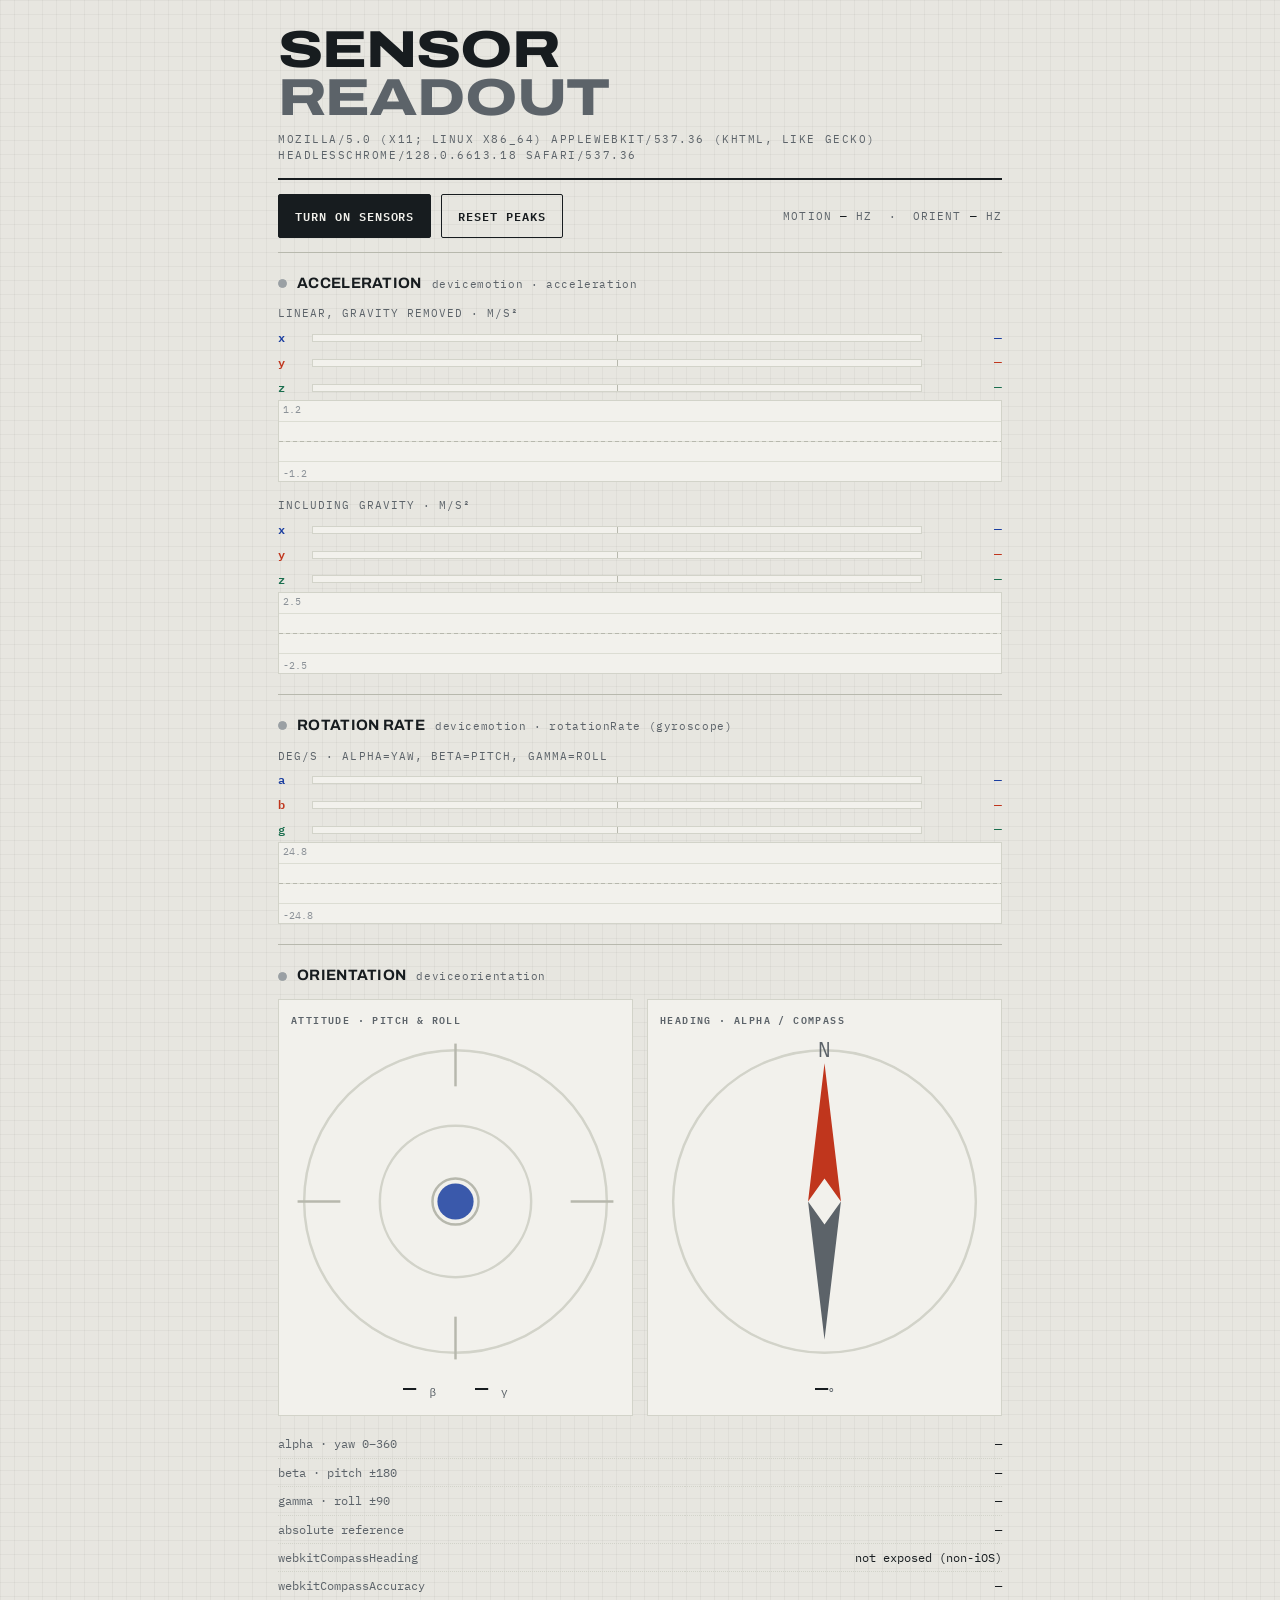
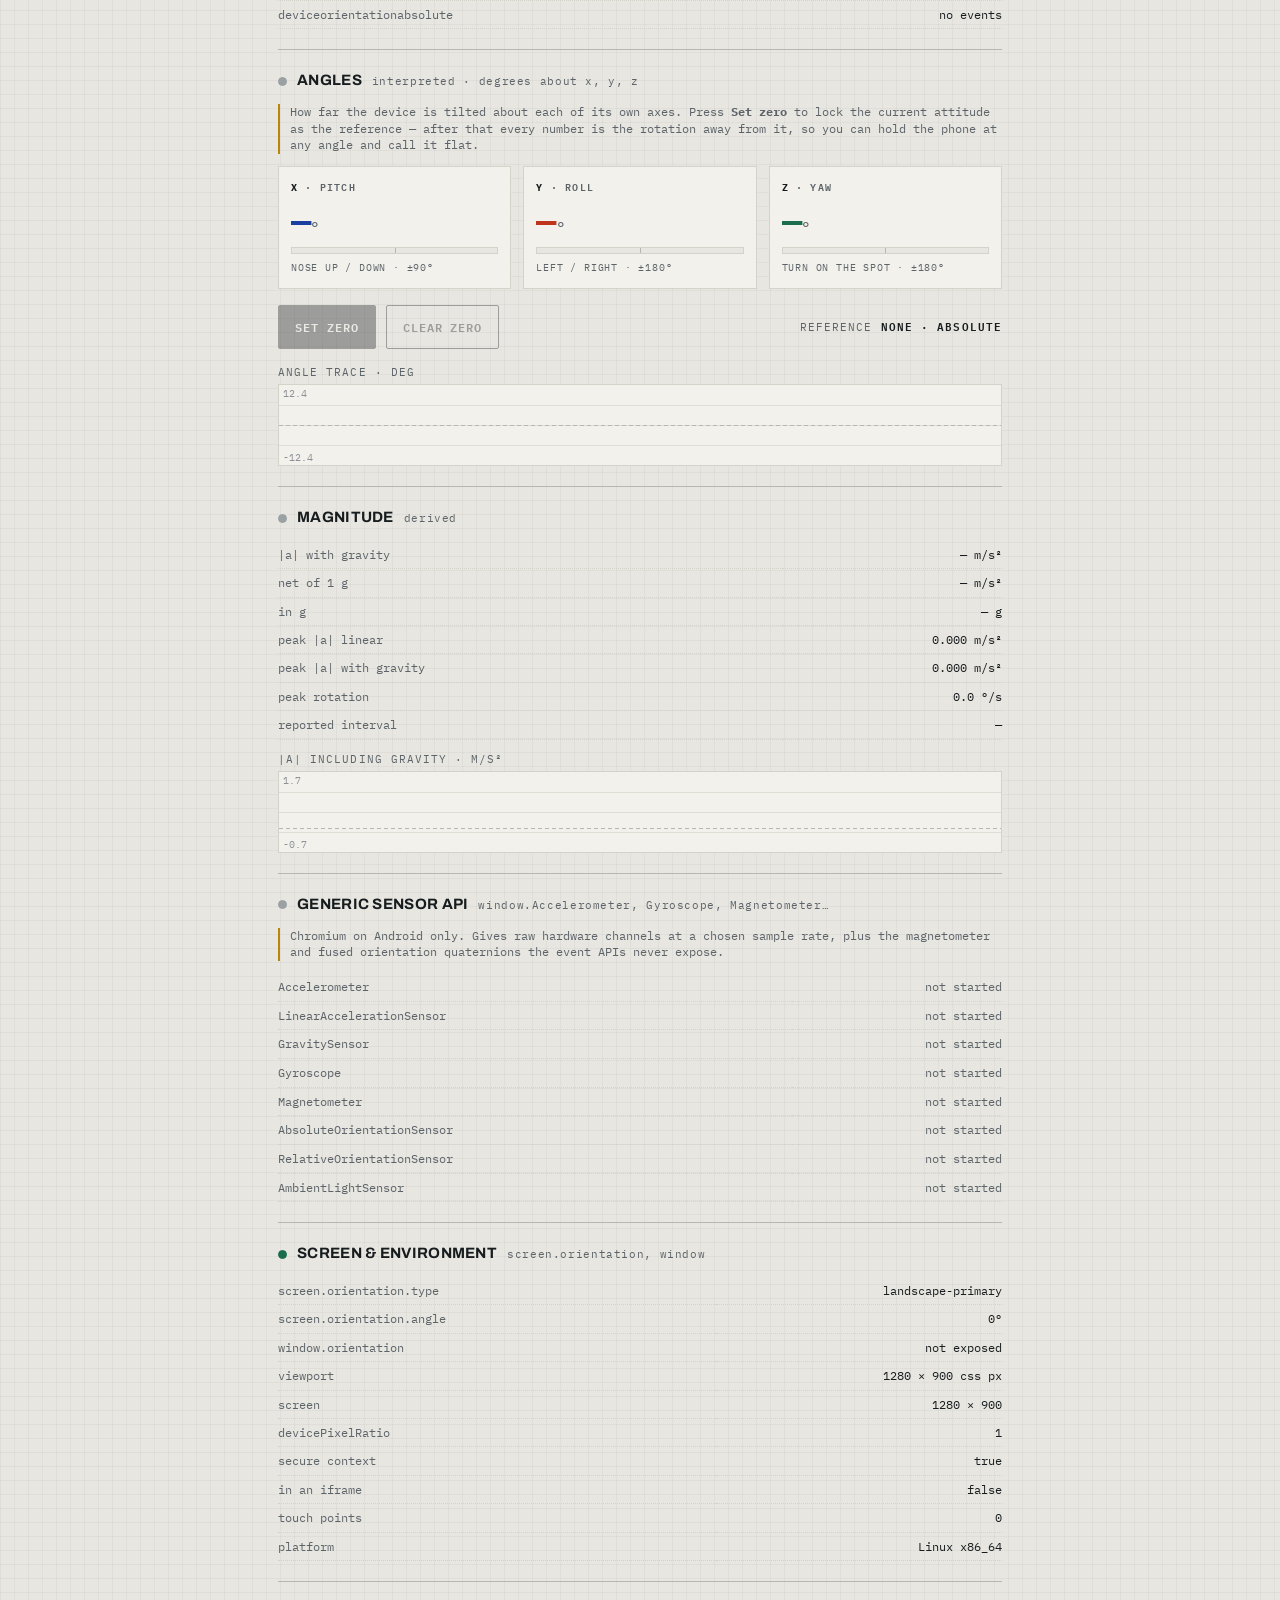
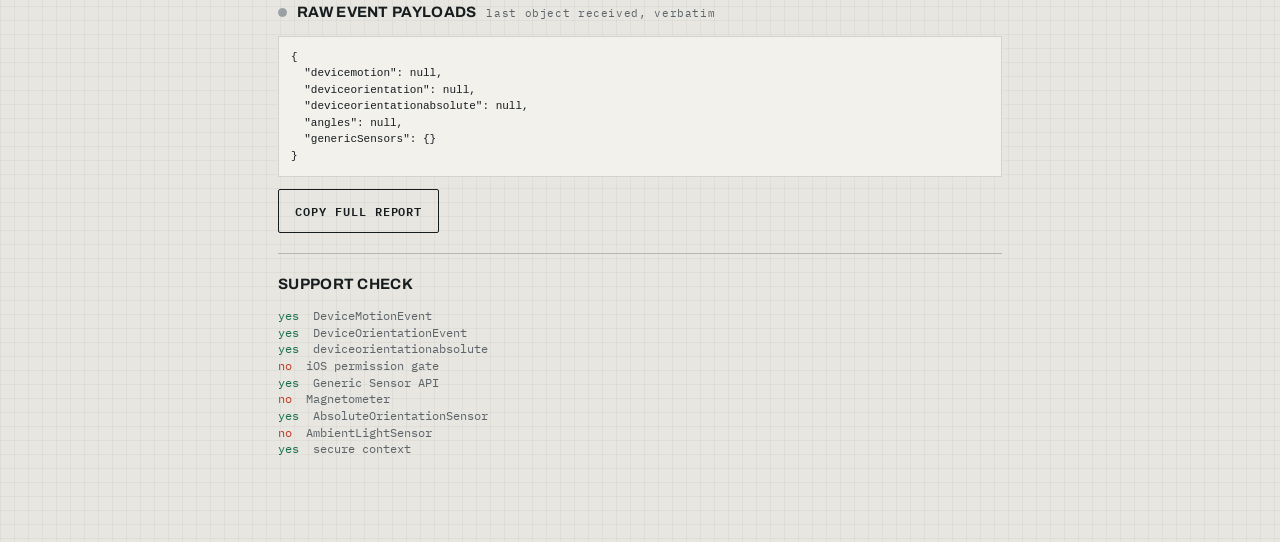
<file: sensor-readout/index.html>
<!DOCTYPE html>
<html lang="en">
<head>
<meta charset="utf-8">
<meta name="viewport" content="width=device-width, initial-scale=1, viewport-fit=cover">
<title>Sensor Readout — live motion channels</title>
<link rel="preconnect" href="https://fonts.googleapis.com">
<link rel="preconnect" href="https://fonts.gstatic.com" crossorigin>
<link href="https://fonts.googleapis.com/css2?family=Archivo:wght@500;700;800&family=IBM+Plex+Mono:wght@400;500;600&display=swap" rel="stylesheet">
<style>
  :root{
    --paper:#E7E6E0;
    --panel:#F2F1EC;
    --grid:#D2D3C9;
    --rule:#B7B8AD;
    --ink:#171C1F;
    --mid:#5C6369;
    --x:#1B3FA0;
    --y:#C0361D;
    --z:#1A6E4E;
    --ochre:#B9860B;
    --dead:#9AA0A4;
    --pad:18px;
  }

  *{box-sizing:border-box;}

  html,body{margin:0;padding:0;}

  body{
    background:var(--paper);
    color:var(--ink);
    font-family:"IBM Plex Mono",ui-monospace,SFMono-Regular,Menlo,monospace;
    font-size:13px;
    line-height:1.45;
    -webkit-font-smoothing:antialiased;
    padding:0 0 64px;
    background-image:
      linear-gradient(to right,rgba(0,0,0,.035) 1px,transparent 1px),
      linear-gradient(to bottom,rgba(0,0,0,.035) 1px,transparent 1px);
    background-size:14px 14px;
  }

  .wrap{max-width:760px;margin:0 auto;padding:0 var(--pad);}

  /* ---------- nameplate ---------- */
  .plate{
    padding:26px 0 14px;
    border-bottom:2px solid var(--ink);
  }
  .plate h1{
    font-family:Archivo,"Arial Narrow",system-ui,sans-serif;
    font-weight:800;
    font-stretch:expanded;
    font-size:clamp(30px,10vw,52px);
    letter-spacing:-.02em;
    line-height:.92;
    margin:0;
    text-transform:uppercase;
  }
  .plate h1 span{display:block;color:var(--mid);}
  .plate .sub{
    margin-top:10px;
    font-size:11px;
    letter-spacing:.14em;
    text-transform:uppercase;
    color:var(--mid);
    word-break:break-word;
  }

  /* ---------- arm bar ---------- */
  .arm{
    display:flex;
    gap:10px;
    align-items:center;
    flex-wrap:wrap;
    padding:14px 0;
    border-bottom:1px solid var(--rule);
  }
  button{
    font-family:inherit;
    font-size:12px;
    font-weight:600;
    letter-spacing:.08em;
    text-transform:uppercase;
    padding:11px 16px;
    border:1.5px solid var(--ink);
    border-radius:2px;
    background:var(--ink);
    color:var(--panel);
    cursor:pointer;
  }
  button.ghost{background:transparent;color:var(--ink);}
  button:focus-visible{outline:3px solid var(--ochre);outline-offset:2px;}
  button[disabled]{opacity:.35;cursor:default;}

  .rate{
    margin-left:auto;
    font-size:11px;
    letter-spacing:.1em;
    text-transform:uppercase;
    color:var(--mid);
  }
  .rate b{color:var(--ink);font-weight:600;}

  /* ---------- bands ---------- */
  .band{border-bottom:1px solid var(--rule);padding:20px 0;}
  .band-head{display:flex;align-items:baseline;gap:10px;margin-bottom:12px;}
  .band-head h2{
    font-family:Archivo,sans-serif;
    font-weight:700;
    font-size:15px;
    letter-spacing:.02em;
    margin:0;
    text-transform:uppercase;
  }
  .band-head .api{
    font-size:10.5px;
    color:var(--mid);
    letter-spacing:.06em;
    word-break:break-all;
  }

  .lamp{
    display:inline-block;
    width:9px;height:9px;
    border-radius:50%;
    border:1.5px solid var(--ink);
    background:transparent;
    flex:none;
    align-self:center;
  }
  .lamp.live{background:var(--z);border-color:var(--z);}
  .lamp.warn{background:var(--ochre);border-color:var(--ochre);}
  .lamp.off{background:var(--dead);border-color:var(--dead);}

  .note{
    font-size:11.5px;
    color:var(--mid);
    margin:0 0 12px;
    padding-left:10px;
    border-left:2px solid var(--ochre);
  }

  /* ---------- channel readouts ---------- */
  .chan{
    display:grid;
    grid-template-columns:26px 1fr auto;
    align-items:center;
    gap:8px;
    padding:3px 0;
  }
  .chan .k{font-weight:600;font-size:12px;}
  .chan .bar{
    position:relative;
    height:8px;
    background:var(--panel);
    border:1px solid var(--grid);
    overflow:hidden;
  }
  .chan .bar i{
    position:absolute;
    top:0;bottom:0;
    left:50%;
    width:0;
    background:currentColor;
  }
  .chan .bar::after{
    content:"";position:absolute;left:50%;top:0;bottom:0;
    width:1px;background:var(--rule);
  }
  .chan .v{
    font-variant-numeric:tabular-nums;
    font-weight:500;
    min-width:9ch;
    text-align:right;
    font-size:13px;
  }
  .cx{color:var(--x);} .cy{color:var(--y);} .cz{color:var(--z);}

  /* ---------- interpreted angles ---------- */
  .angles{display:grid;grid-template-columns:repeat(3,1fr);gap:12px;}
  .ang{background:var(--panel);border:1px solid var(--grid);padding:12px;}
  .ang h3{
    margin:0 0 8px;
    font-size:10px;
    letter-spacing:.12em;
    text-transform:uppercase;
    color:var(--mid);
    font-weight:600;
  }
  .ang h3 b{color:var(--ink);font-weight:700;}
  .ang .deg{
    font-variant-numeric:tabular-nums;
    font-size:clamp(24px,7.5vw,34px);
    font-weight:600;
    line-height:1;
    letter-spacing:-.02em;
  }
  .ang .deg small{font-size:.48em;color:var(--mid);font-weight:400;}
  .ang .scale{
    position:relative;
    height:7px;
    margin-top:10px;
    background:var(--paper);
    border:1px solid var(--grid);
    overflow:hidden;
  }
  .ang .scale i{position:absolute;top:0;bottom:0;left:50%;width:0;background:currentColor;}
  .ang .scale::after{
    content:"";position:absolute;left:50%;top:0;bottom:0;
    width:1px;background:var(--rule);
  }
  .ang .rng{
    font-size:10px;
    letter-spacing:.08em;
    text-transform:uppercase;
    color:var(--mid);
    margin-top:7px;
  }
  .zerobar{
    display:flex;
    gap:10px;
    align-items:center;
    flex-wrap:wrap;
    margin-top:16px;
  }
  .zerobar .rate{margin-left:auto;}

  .units{
    font-size:10.5px;
    letter-spacing:.1em;
    text-transform:uppercase;
    color:var(--mid);
    margin:10px 0 4px;
  }

  canvas{display:block;width:100%;height:82px;background:var(--panel);border:1px solid var(--grid);}

  /* ---------- instruments ---------- */
  .instruments{display:grid;grid-template-columns:1fr 1fr;gap:14px;}
  .inst{background:var(--panel);border:1px solid var(--grid);padding:12px;}
  .inst h3{
    margin:0 0 10px;
    font-size:10px;
    letter-spacing:.14em;
    text-transform:uppercase;
    color:var(--mid);
    font-family:"IBM Plex Mono",monospace;
    font-weight:600;
  }
  .inst svg{display:block;width:100%;height:auto;}
  .inst .big{
    font-variant-numeric:tabular-nums;
    font-size:22px;
    font-weight:600;
    text-align:center;
    margin-top:6px;
  }
  .inst .big small{font-size:11px;color:var(--mid);font-weight:400;}

  /* ---------- table ---------- */
  table{width:100%;border-collapse:collapse;font-size:12px;}
  td{padding:5px 0;border-bottom:1px dotted var(--grid);vertical-align:top;}
  td:first-child{color:var(--mid);padding-right:14px;white-space:nowrap;}
  td:last-child{text-align:right;font-variant-numeric:tabular-nums;word-break:break-word;}

  pre{
    background:var(--panel);
    border:1px solid var(--grid);
    padding:12px;
    margin:0;
    font-size:11px;
    line-height:1.5;
    overflow-x:auto;
    white-space:pre-wrap;
    word-break:break-word;
    max-height:320px;
  }

  .status{font-size:11.5px;color:var(--mid);}
  .status b{color:var(--ink);font-weight:600;}
  .fail{color:var(--y);}
  .ok{color:var(--z);}

  @media (max-width:520px){
    .instruments{grid-template-columns:1fr;}
    .angles{grid-template-columns:1fr;}
    .rate{margin-left:0;width:100%;}
    .zerobar .rate{margin-left:0;}
  }
  @media (prefers-reduced-motion:reduce){
    *{transition:none!important;}
  }
</style>
</head>
<body>
<div class="wrap">

  <header class="plate">
    <h1>Sensor<span>Readout</span></h1>
    <div class="sub" id="ua">reading device…</div>
  </header>

  <div class="arm">
    <button id="arm">Turn on sensors</button>
    <button id="peakReset" class="ghost">Reset peaks</button>
    <div class="rate">
      motion <b id="hzMotion">—</b> hz &nbsp;·&nbsp; orient <b id="hzOrient">—</b> hz
    </div>
  </div>

  <!-- ============ ACCELERATION ============ -->
  <section class="band">
    <div class="band-head">
      <span class="lamp off" id="lampMotion"></span>
      <h2>Acceleration</h2>
      <span class="api">devicemotion · acceleration</span>
    </div>
    <p class="note" id="noteAccel" hidden>Gravity-free acceleration is null on this device — the browser isn't separating gravity out. Use the "with gravity" channel below.</p>
    <div class="units">linear, gravity removed · m/s²</div>
    <div id="accelChans"></div>
    <canvas id="cAccel" aria-label="Acceleration trace"></canvas>

    <div class="units" style="margin-top:16px">including gravity · m/s²</div>
    <div id="accelGChans"></div>
    <canvas id="cAccelG" aria-label="Acceleration with gravity trace"></canvas>
  </section>

  <!-- ============ ROTATION ============ -->
  <section class="band">
    <div class="band-head">
      <span class="lamp off" id="lampRot"></span>
      <h2>Rotation rate</h2>
      <span class="api">devicemotion · rotationRate (gyroscope)</span>
    </div>
    <div class="units">deg/s · alpha=yaw, beta=pitch, gamma=roll</div>
    <div id="rotChans"></div>
    <canvas id="cRot" aria-label="Rotation rate trace"></canvas>
  </section>

  <!-- ============ ORIENTATION ============ -->
  <section class="band">
    <div class="band-head">
      <span class="lamp off" id="lampOrient"></span>
      <h2>Orientation</h2>
      <span class="api">deviceorientation</span>
    </div>
    <div class="instruments">
      <div class="inst">
        <h3>Attitude · pitch &amp; roll</h3>
        <svg viewBox="0 0 200 200" id="level">
          <circle cx="100" cy="100" r="92" fill="none" stroke="#D2D3C9" stroke-width="1.5"/>
          <circle cx="100" cy="100" r="46" fill="none" stroke="#D2D3C9" stroke-width="1.5"/>
          <circle cx="100" cy="100" r="14" fill="none" stroke="#B7B8AD" stroke-width="1.5"/>
          <line x1="100" y1="4" x2="100" y2="30" stroke="#B7B8AD" stroke-width="1.5"/>
          <line x1="100" y1="170" x2="100" y2="196" stroke="#B7B8AD" stroke-width="1.5"/>
          <line x1="4" y1="100" x2="30" y2="100" stroke="#B7B8AD" stroke-width="1.5"/>
          <line x1="170" y1="100" x2="196" y2="100" stroke="#B7B8AD" stroke-width="1.5"/>
          <circle id="bubble" cx="100" cy="100" r="11" fill="#1B3FA0" opacity=".85"/>
        </svg>
        <div class="big" id="levelTxt">— <small>β</small> &nbsp; — <small>γ</small></div>
      </div>
      <div class="inst">
        <h3>Heading · alpha / compass</h3>
        <svg viewBox="0 0 200 200" id="compass">
          <circle cx="100" cy="100" r="92" fill="none" stroke="#D2D3C9" stroke-width="1.5"/>
          <g id="rose">
            <polygon points="100,16 110,100 100,86 90,100" fill="#C0361D"/>
            <polygon points="100,184 110,100 100,114 90,100" fill="#5C6369"/>
          </g>
          <text x="100" y="12" text-anchor="middle" font-size="13" font-family="IBM Plex Mono,monospace" fill="#5C6369">N</text>
        </svg>
        <div class="big" id="headTxt">—<small>°</small></div>
      </div>
    </div>
    <div style="margin-top:14px"></div>
    <table id="orientTable"></table>
  </section>

  <!-- ============ INTERPRETED ANGLES ============ -->
  <section class="band">
    <div class="band-head">
      <span class="lamp off" id="lampAngle"></span>
      <h2>Angles</h2>
      <span class="api">interpreted · degrees about x, y, z</span>
    </div>
    <p class="note">How far the device is tilted about each of its own axes. Press <b>Set zero</b> to lock the current attitude as the reference — after that every number is the rotation away from it, so you can hold the phone at any angle and call it flat.</p>

    <div class="angles">
      <div class="ang cx">
        <h3><b>X</b> · pitch</h3>
        <div class="deg" id="angX">—<small>°</small></div>
        <div class="scale"><i id="angBarX"></i></div>
        <div class="rng">nose up / down · ±90°</div>
      </div>
      <div class="ang cy">
        <h3><b>Y</b> · roll</h3>
        <div class="deg" id="angY">—<small>°</small></div>
        <div class="scale"><i id="angBarY"></i></div>
        <div class="rng">left / right · ±180°</div>
      </div>
      <div class="ang cz">
        <h3><b>Z</b> · yaw</h3>
        <div class="deg" id="angZ">—<small>°</small></div>
        <div class="scale"><i id="angBarZ"></i></div>
        <div class="rng">turn on the spot · ±180°</div>
      </div>
    </div>

    <div class="zerobar">
      <button id="zeroBtn">Set zero</button>
      <button id="zeroClear" class="ghost" disabled>Clear zero</button>
      <div class="rate">reference <b id="zeroState">none · absolute</b></div>
    </div>

    <div class="units" style="margin-top:16px">angle trace · deg</div>
    <canvas id="cAng" aria-label="Interpreted angle trace"></canvas>
  </section>

  <!-- ============ MAGNITUDE / PEAKS ============ -->
  <section class="band">
    <div class="band-head">
      <span class="lamp off" id="lampPeak"></span>
      <h2>Magnitude</h2>
      <span class="api">derived</span>
    </div>
    <table id="peakTable"></table>
    <div class="units" style="margin-top:12px">|a| including gravity · m/s²</div>
    <canvas id="cMag" aria-label="Magnitude trace"></canvas>
  </section>

  <!-- ============ GENERIC SENSOR API ============ -->
  <section class="band">
    <div class="band-head">
      <span class="lamp off" id="lampGeneric"></span>
      <h2>Generic Sensor API</h2>
      <span class="api">window.Accelerometer, Gyroscope, Magnetometer…</span>
    </div>
    <p class="note">Chromium on Android only. Gives raw hardware channels at a chosen sample rate, plus the magnetometer and fused orientation quaternions the event APIs never expose.</p>
    <table id="genericTable"></table>
  </section>

  <!-- ============ ENVIRONMENT ============ -->
  <section class="band">
    <div class="band-head">
      <span class="lamp live"></span>
      <h2>Screen &amp; environment</h2>
      <span class="api">screen.orientation, window</span>
    </div>
    <table id="envTable"></table>
  </section>

  <!-- ============ RAW ============ -->
  <section class="band">
    <div class="band-head">
      <span class="lamp off" id="lampRaw"></span>
      <h2>Raw event payloads</h2>
      <span class="api">last object received, verbatim</span>
    </div>
    <pre id="raw">waiting for first event…</pre>
    <div style="margin-top:12px"><button class="ghost" id="copyBtn">Copy full report</button></div>
  </section>

  <section class="band" style="border-bottom:none">
    <div class="band-head"><h2>Support check</h2></div>
    <div class="status" id="support"></div>
  </section>

</div>

<script>
(function(){
"use strict";

// ---------------------------------------------------------------- utilities
const $ = id => document.getElementById(id);
const AXES = [["x","cx"],["y","cy"],["z","cz"]];
const ROTAXES = [["alpha","cx"],["beta","cy"],["gamma","cz"]];
const fmt = (v,d=2) => (v===null||v===undefined||Number.isNaN(v)) ? "—" : v.toFixed(d);

function buildChans(host, keys, scale){
  const rows = {};
  keys.forEach(([k,cls])=>{
    const el = document.createElement("div");
    el.className = "chan " + cls;
    el.innerHTML = '<span class="k">'+k.charAt(0)+'</span>'+
                   '<span class="bar"><i></i></span>'+
                   '<span class="v">—</span>';
    host.appendChild(el);
    rows[k] = { bar: el.querySelector("i"), val: el.querySelector(".v"), scale };
  });
  return rows;
}

function paintChans(rows, obj, digits){
  for (const k in rows){
    const r = rows[k], v = obj ? obj[k] : null;
    r.val.textContent = fmt(v, digits);
    if (v===null||v===undefined||Number.isNaN(v)){ r.bar.style.width="0"; continue; }
    const f = Math.max(-1, Math.min(1, v / r.scale));
    r.bar.style.width = Math.abs(f*50) + "%";
    r.bar.style.left  = (f<0 ? 50 + f*50 : 50) + "%";
  }
}

// ---------------------------------------------------------------- attitude math
// deviceorientation is an intrinsic Z-X'-Y'' euler triple. Subtracting a stored
// alpha/beta/gamma would only be right near the flat-on-a-table pose, so the
// reference is held as a quaternion and taken out by rotation, not subtraction.
const RAD = Math.PI/180, DEG = 180/Math.PI;

function quatFromOrientation(alpha, beta, gamma){
  const z = (alpha||0)*RAD/2, x = (beta||0)*RAD/2, y = (gamma||0)*RAD/2;
  const cX=Math.cos(x), cY=Math.cos(y), cZ=Math.cos(z);
  const sX=Math.sin(x), sY=Math.sin(y), sZ=Math.sin(z);
  return [
    cX*cY*cZ - sX*sY*sZ,  // w
    sX*cY*cZ - cX*sY*sZ,  // x
    cX*sY*cZ + sX*cY*sZ,  // y
    cX*cY*sZ + sX*sY*cZ   // z
  ];
}

// conj(a) · b — b expressed relative to a
function quatRelative(a, b){
  const [aw,ax,ay,az] = a, [bw,bx,by,bz] = b;
  const cw=aw, cx=-ax, cy=-ay, cz=-az;
  return [
    cw*bw - cx*bx - cy*by - cz*bz,
    cw*bx + cx*bw + cy*bz - cz*by,
    cw*by - cx*bz + cy*bw + cz*bx,
    cw*bz + cx*by - cy*bx + cz*bw
  ];
}

// back to Z-X'-Y'' euler, in degrees, so the axes still mean what the labels say
function eulerZXY(q){
  const [w,x,y,z] = q;
  const x2=x+x, y2=y+y, z2=z+z;
  const xx=x*x2, xy=x*y2, xz=x*z2;
  const yy=y*y2, yz=y*z2, zz=z*z2;
  const wx=w*x2, wy=w*y2, wz=w*z2;
  const m11=1-(yy+zz), m12=xy-wz;
  const m21=xy+wz,     m22=1-(xx+zz);
  const m31=xz-wy,     m32=yz+wx, m33=1-(xx+yy);
  const ex = Math.asin(Math.max(-1, Math.min(1, m32)));
  let ey, ez;
  if (Math.abs(m32) < 0.9999999){   // away from straight up / straight down
    ey = Math.atan2(-m31, m33);
    ez = Math.atan2(-m12, m22);
  } else {                          // gimbal lock: fold yaw and roll together
    ey = 0;
    ez = Math.atan2(m21, m11);
  }
  return { x: ex*DEG, y: ey*DEG, z: ez*DEG };
}

// ---------------------------------------------------------------- strip chart
function Chart(canvas, colors, opts){
  opts = opts || {};
  const N = 260;
  const buf = colors.map(()=> new Float32Array(N).fill(NaN));
  let head = 0, dpr = 1;
  const ctx = canvas.getContext("2d");

  function size(){
    dpr = Math.min(window.devicePixelRatio||1, 2);
    canvas.width  = Math.round(canvas.clientWidth  * dpr);
    canvas.height = Math.round(canvas.clientHeight * dpr);
  }
  size();
  window.addEventListener("resize", size);

  return {
    push(vals){
      for (let i=0;i<colors.length;i++){
        const v = vals[i];
        buf[i][head] = (v===null||v===undefined||Number.isNaN(v)) ? NaN : v;
      }
      head = (head+1) % N;
    },
    draw(){
      const W = canvas.width, H = canvas.height;
      ctx.clearRect(0,0,W,H);

      // peak-to-peak autoscale with a floor
      let lo = opts.zero===false ? Infinity : 0, hi = opts.zero===false ? -Infinity : 0;
      for (let i=0;i<colors.length;i++) for (let j=0;j<N;j++){
        const v = buf[i][j];
        if (!Number.isNaN(v)){ if(v<lo)lo=v; if(v>hi)hi=v; }
      }
      if (!isFinite(lo)||!isFinite(hi)){ lo=0; hi=1; }
      const min = opts.min||1;
      if (hi-lo < min){ const c=(hi+lo)/2; lo=c-min/2; hi=c+min/2; }
      const pad = (hi-lo)*0.12; lo-=pad; hi+=pad;
      const y = v => H - ((v-lo)/(hi-lo))*H;

      // grid + zero rule
      ctx.strokeStyle = "#DCDDD3"; ctx.lineWidth = 1*dpr;
      for (let g=1;g<4;g++){ const yy=Math.round(H*g/4)+.5; ctx.beginPath(); ctx.moveTo(0,yy); ctx.lineTo(W,yy); ctx.stroke(); }
      if (lo<0 && hi>0){
        ctx.strokeStyle="#B7B8AD"; ctx.setLineDash([4*dpr,3*dpr]);
        const yy=Math.round(y(0))+.5;
        ctx.beginPath(); ctx.moveTo(0,yy); ctx.lineTo(W,yy); ctx.stroke();
        ctx.setLineDash([]);
      }

      // traces, oldest at left
      for (let i=0;i<colors.length;i++){
        ctx.strokeStyle = colors[i];
        ctx.lineWidth = 1.6*dpr;
        ctx.lineJoin = "round";
        ctx.beginPath();
        let pen = false, lastX = 0, lastY = 0;
        for (let j=0;j<N;j++){
          const v = buf[i][(head+j)%N];
          if (Number.isNaN(v)){ pen=false; continue; }
          const px = (j/(N-1))*W, py = y(v);
          if (!pen){ ctx.moveTo(px,py); pen=true; } else ctx.lineTo(px,py);
          lastX=px; lastY=py;
        }
        ctx.stroke();
        if (pen){ // pen tip, like a chart recorder
          ctx.fillStyle = colors[i];
          ctx.beginPath(); ctx.arc(lastX,lastY,2.6*dpr,0,7); ctx.fill();
        }
      }

      // scale labels
      ctx.fillStyle="#8C9298";
      ctx.font = (10*dpr)+"px 'IBM Plex Mono', monospace";
      ctx.textAlign="left";
      ctx.fillText(hi.toFixed(1), 4*dpr, 12*dpr);
      ctx.fillText(lo.toFixed(1), 4*dpr, H-4*dpr);
    }
  };
}

// ---------------------------------------------------------------- state
const S = {
  motion:null, orient:null, orientAbs:null,
  motionCount:0, orientCount:0, motionHz:0, orientHz:0,
  peakA:0, peakG:0, peakRot:0,
  generic:{}, armed:false, sawMotion:false, sawOrient:false,
  zeroQ:null, zeroRef:null
};

const chAccel  = buildChans($("accelChans"),  AXES, 20);
const chAccelG = buildChans($("accelGChans"), AXES, 20);
const chRot    = buildChans($("rotChans"),    ROTAXES, 400);

const INK = ["#1B3FA0","#C0361D","#1A6E4E"];
const gAccel  = Chart($("cAccel"),  INK, {min:2});
const gAccelG = Chart($("cAccelG"), INK, {min:4});
const gRot    = Chart($("cRot"),    INK, {min:40});
const gMag    = Chart($("cMag"),    ["#B9860B"], {min:2, zero:false});
const gAng    = Chart($("cAng"),    INK, {min:20});

// ---------------------------------------------------------------- listeners
function onMotion(e){
  S.motion = e; S.motionCount++; S.sawMotion = true;
  const ag = e.accelerationIncludingGravity;
  const a  = e.acceleration;
  const r  = e.rotationRate;
  if (ag){ const m = Math.hypot(ag.x||0, ag.y||0, ag.z||0); if (m > S.peakG) S.peakG = m; }
  if (a){ const m = Math.hypot(a.x||0, a.y||0, a.z||0); if (m > S.peakA) S.peakA = m; }
  if (r){ const m = Math.max(Math.abs(r.alpha||0),Math.abs(r.beta||0),Math.abs(r.gamma||0)); if (m > S.peakRot) S.peakRot = m; }
}
function onOrient(e){ S.orient = e; S.orientCount++; S.sawOrient = true; }
function onOrientAbs(e){ S.orientAbs = e; }

setInterval(()=>{
  S.motionHz = S.motionCount; S.orientHz = S.orientCount;
  S.motionCount = 0; S.orientCount = 0;
}, 1000);

// ---------------------------------------------------------------- arming
const armBtn = $("arm");

async function arm(){
  armBtn.disabled = true;
  armBtn.textContent = "Starting…";
  const log = [];

  // iOS 13+ gate — must be inside a user gesture
  for (const [name, Ctor] of [["DeviceMotionEvent",window.DeviceMotionEvent],["DeviceOrientationEvent",window.DeviceOrientationEvent]]){
    if (Ctor && typeof Ctor.requestPermission === "function"){
      try {
        const res = await Ctor.requestPermission();
        log.push(name + ".requestPermission() → " + res);
        if (res !== "granted") log.push("↳ blocked. Reload the page and allow it, or check Settings › Safari › Motion & Orientation Access.");
      } catch (err){
        log.push(name + ".requestPermission() threw: " + err.message);
      }
    } else {
      log.push(name + ": no permission gate (not iOS 13+)");
    }
  }

  window.addEventListener("devicemotion", onMotion);
  window.addEventListener("deviceorientation", onOrient);
  window.addEventListener("deviceorientationabsolute", onOrientAbs);

  startGeneric(log);

  S.armed = true;
  armBtn.textContent = "Sensors on";

  setTimeout(()=>{
    if (!S.sawMotion && !S.sawOrient){
      log.push("No events after 2s. Either the hardware isn't exposed, or a Permissions-Policy on this frame blocks accelerometer/gyroscope. Open this file in a browser tab of its own over https:// and it should work.");
      armBtn.disabled = false;
      armBtn.textContent = "Try again";
    }
    renderSupport(log);
  }, 2000);

  renderSupport(log);
}
armBtn.addEventListener("click", arm);
$("peakReset").addEventListener("click", ()=>{ S.peakA=S.peakG=S.peakRot=0; });

// ---------------------------------------------------------------- zero reference
function setZero(){
  const o = S.orient;
  if (!o || o.alpha===null || o.beta===null || o.gamma===null) return;
  S.zeroQ   = quatFromOrientation(o.alpha, o.beta, o.gamma);
  S.zeroRef = { alpha:o.alpha, beta:o.beta, gamma:o.gamma };
  $("zeroClear").disabled = false;
}
function clearZero(){
  S.zeroQ = null; S.zeroRef = null;
  $("zeroClear").disabled = true;
}
$("zeroBtn").addEventListener("click", setZero);
$("zeroClear").addEventListener("click", clearZero);

// ---------------------------------------------------------------- generic sensors
const GENERIC = [
  ["Accelerometer",             "m/s²",  ["x","y","z"]],
  ["LinearAccelerationSensor",  "m/s²",  ["x","y","z"]],
  ["GravitySensor",             "m/s²",  ["x","y","z"]],
  ["Gyroscope",                 "rad/s", ["x","y","z"]],
  ["Magnetometer",              "µT",    ["x","y","z"]],
  ["AbsoluteOrientationSensor", "quat",  ["quaternion"]],
  ["RelativeOrientationSensor", "quat",  ["quaternion"]],
  ["AmbientLightSensor",        "lux",   ["illuminance"]]
];

function startGeneric(log){
  let any = false;
  GENERIC.forEach(([name, unit, fields])=>{
    const Ctor = window[name];
    if (!Ctor){ S.generic[name] = {state:"unsupported", unit, fields}; return; }
    any = true;
    S.generic[name] = {state:"starting", unit, fields, obj:null};
    try {
      const s = new Ctor({frequency:60});
      s.addEventListener("reading", ()=>{
        const rec = S.generic[name];
        rec.state = "live";
        rec.obj = {};
        fields.forEach(f => rec.obj[f] = s[f]);
        rec.ts = s.timestamp;
      });
      s.addEventListener("error", ev=>{
        S.generic[name].state = "error: " + (ev.error && ev.error.name || "unknown");
        log.push(name + " error: " + (ev.error && ev.error.message || ""));
      });
      s.start();
    } catch (err){
      S.generic[name].state = "blocked: " + err.name;
      log.push(name + " construction failed: " + err.message);
    }
  });
  $("lampGeneric").className = "lamp " + (any ? "warn" : "off");
}

// ---------------------------------------------------------------- render loop
const ANGVIEW = [
  ["x", 90,  "angX", "angBarX"],
  ["y", 180, "angY", "angBarY"],
  ["z", 180, "angZ", "angBarZ"]
];

function rows(tbl, pairs){
  tbl.innerHTML = pairs.map(([k,v]) =>
    "<tr><td>"+k+"</td><td>"+v+"</td></tr>").join("");
}

let lastRaw = 0;

function frame(){
  const m = S.motion, o = S.orient;
  const a  = m && m.acceleration;
  const ag = m && m.accelerationIncludingGravity;
  const r  = m && m.rotationRate;

  paintChans(chAccel,  a  || {}, 3);
  paintChans(chAccelG, ag || {}, 3);
  paintChans(chRot,    r  || {}, 1);

  gAccel.push([a?a.x:NaN, a?a.y:NaN, a?a.z:NaN]);
  gAccelG.push([ag?ag.x:NaN, ag?ag.y:NaN, ag?ag.z:NaN]);
  gRot.push([r?r.alpha:NaN, r?r.beta:NaN, r?r.gamma:NaN]);
  const mag = ag ? Math.hypot(ag.x||0, ag.y||0, ag.z||0) : NaN;
  gMag.push([mag]);

  gAccel.draw(); gAccelG.draw(); gRot.draw(); gMag.draw();

  if (m && a && a.x===null && ag) $("noteAccel").hidden = false;

  // lamps
  $("lampMotion").className = "lamp " + (S.motionHz ? "live" : S.armed ? "warn" : "off");
  $("lampRot").className    = "lamp " + (r && r.alpha!==null ? "live" : S.armed ? "warn" : "off");
  $("lampOrient").className = "lamp " + (S.orientHz ? "live" : S.armed ? "warn" : "off");
  $("lampPeak").className   = "lamp " + (S.motionHz ? "live" : "off");
  $("lampRaw").className    = "lamp " + ((m||o) ? "live" : "off");
  $("hzMotion").textContent = S.armed ? S.motionHz : "—";
  $("hzOrient").textContent = S.armed ? S.orientHz : "—";

  // attitude bubble: gamma = roll (left/right), beta = pitch (front/back)
  if (o && o.beta!==null && o.gamma!==null){
    const cx = 100 + Math.max(-78, Math.min(78, (o.gamma/90)*78));
    const cy = 100 + Math.max(-78, Math.min(78, (o.beta/90)*78));
    const b = $("bubble"); b.setAttribute("cx", cx.toFixed(1)); b.setAttribute("cy", cy.toFixed(1));
    $("levelTxt").innerHTML = fmt(o.beta,1)+" <small>β</small> &nbsp; "+fmt(o.gamma,1)+" <small>γ</small>";
  }

  // compass
  const heading = (o && typeof o.webkitCompassHeading === "number") ? o.webkitCompassHeading
                : (S.orientAbs && S.orientAbs.alpha!==null && S.orientAbs.alpha!==undefined) ? (360 - S.orientAbs.alpha) % 360
                : (o && o.absolute && o.alpha!==null) ? (360 - o.alpha) % 360
                : null;
  if (heading !== null){
    $("rose").setAttribute("transform","rotate("+(-heading).toFixed(1)+" 100 100)");
    $("headTxt").innerHTML = heading.toFixed(0)+"<small>°</small>";
  }

  // interpreted angles, optionally relative to a stored zero
  const haveOrient = !!(o && o.alpha!==null && o.beta!==null && o.gamma!==null);
  let ang = null;
  if (haveOrient){
    const q = quatFromOrientation(o.alpha, o.beta, o.gamma);
    ang = eulerZXY(S.zeroQ ? quatRelative(S.zeroQ, q) : q);
  }
  ANGVIEW.forEach(([k, span, txtEl, barEl])=>{
    const v = ang ? ang[k] : null;
    $(txtEl).innerHTML = (v===null ? "—" : (v<0?"":"+") + v.toFixed(1)) + "<small>°</small>";
    const bar = $(barEl);
    if (v===null){ bar.style.width = "0"; return; }
    const f = Math.max(-1, Math.min(1, v/span));
    bar.style.width = Math.abs(f*50) + "%";
    bar.style.left  = (f<0 ? 50 + f*50 : 50) + "%";
  });
  gAng.push([ang?ang.x:NaN, ang?ang.y:NaN, ang?ang.z:NaN]);
  gAng.draw();
  $("lampAngle").className = "lamp " + (haveOrient ? "live" : S.armed ? "warn" : "off");
  $("zeroBtn").disabled = !haveOrient;
  $("zeroBtn").textContent = S.zeroQ ? "Re-zero here" : "Set zero";
  $("zeroState").textContent = S.zeroRef
    ? "α "+fmt(S.zeroRef.alpha,1)+" · β "+fmt(S.zeroRef.beta,1)+" · γ "+fmt(S.zeroRef.gamma,1)
    : "none · absolute";

  rows($("orientTable"), [
    ["alpha · yaw 0–360",   fmt(o&&o.alpha,2)],
    ["beta · pitch ±180",   fmt(o&&o.beta,2)],
    ["gamma · roll ±90",    fmt(o&&o.gamma,2)],
    ["absolute reference",  o ? String(o.absolute) : "—"],
    ["webkitCompassHeading",(o&&o.webkitCompassHeading!=null) ? fmt(o.webkitCompassHeading,1)+"°" : "not exposed (non-iOS)"],
    ["webkitCompassAccuracy",(o&&o.webkitCompassAccuracy!=null) ? "±"+o.webkitCompassAccuracy+"°" : "—"],
    ["deviceorientationabsolute", S.orientAbs ? "firing · α "+fmt(S.orientAbs.alpha,1) : "no events"]
  ]);

  rows($("peakTable"), [
    ["|a| with gravity",      fmt(mag,3)+" m/s²"],
    ["net of 1 g",            fmt(mag-9.80665,3)+" m/s²"],
    ["in g",                  fmt(mag/9.80665,3)+" g"],
    ["peak |a| linear",       fmt(S.peakA,3)+" m/s²"],
    ["peak |a| with gravity", fmt(S.peakG,3)+" m/s²"],
    ["peak rotation",         fmt(S.peakRot,1)+" °/s"],
    ["reported interval",     m && m.interval!=null ? m.interval+" ms" : "—"]
  ]);

  rows($("genericTable"), GENERIC.map(([name,unit])=>{
    const rec = S.generic[name];
    if (!rec) return [name, '<span class="status">not started</span>'];
    if (rec.state === "unsupported") return [name, '<span class="fail">not in this browser</span>'];
    if (rec.state !== "live") return [name, '<span class="status">'+rec.state+'</span>'];
    const o2 = rec.obj || {};
    const txt = Object.keys(o2).map(f=>{
      const v = o2[f];
      if (Array.isArray(v)) return v.map(n=>n.toFixed(3)).join(", ");
      return typeof v === "number" ? v.toFixed(3) : String(v);
    }).join(" · ");
    return [name, '<span class="ok">'+txt+"</span> "+unit];
  }));

  const so = screen.orientation || {};
  rows($("envTable"), [
    ["screen.orientation.type",  so.type || "—"],
    ["screen.orientation.angle", so.angle!=null ? so.angle+"°" : "—"],
    ["window.orientation",       window.orientation!=null ? window.orientation+"°" : "not exposed"],
    ["viewport",                 innerWidth+" × "+innerHeight+" css px"],
    ["screen",                   screen.width+" × "+screen.height],
    ["devicePixelRatio",         String(devicePixelRatio)],
    ["secure context",           String(window.isSecureContext)],
    ["in an iframe",             String(window.top !== window.self)],
    ["touch points",             String(navigator.maxTouchPoints)],
    ["platform",                 navigator.platform || "—"]
  ]);

  const now = performance.now();
  if (now - lastRaw > 200){
    lastRaw = now;
    $("raw").textContent = JSON.stringify({
      devicemotion: m ? {
        acceleration: a ? {x:a.x,y:a.y,z:a.z} : null,
        accelerationIncludingGravity: ag ? {x:ag.x,y:ag.y,z:ag.z} : null,
        rotationRate: r ? {alpha:r.alpha,beta:r.beta,gamma:r.gamma} : null,
        interval: m.interval
      } : null,
      deviceorientation: o ? {
        alpha:o.alpha, beta:o.beta, gamma:o.gamma, absolute:o.absolute,
        webkitCompassHeading: o.webkitCompassHeading ?? null,
        webkitCompassAccuracy: o.webkitCompassAccuracy ?? null
      } : null,
      deviceorientationabsolute: S.orientAbs ? {
        alpha:S.orientAbs.alpha, beta:S.orientAbs.beta, gamma:S.orientAbs.gamma
      } : null,
      angles: ang ? { x:ang.x, y:ang.y, z:ang.z, zeroedAt:S.zeroRef } : null,
      genericSensors: Object.fromEntries(Object.entries(S.generic).map(([k,v])=>[k, v.state==="live"?v.obj:v.state]))
    }, (k,v)=> typeof v === "number" ? Number(v.toFixed(4)) : v, 2);
  }

  requestAnimationFrame(frame);
}

// ---------------------------------------------------------------- support panel
function renderSupport(log){
  const checks = [
    ["DeviceMotionEvent", "DeviceMotionEvent" in window],
    ["DeviceOrientationEvent", "DeviceOrientationEvent" in window],
    ["deviceorientationabsolute", "ondeviceorientationabsolute" in window],
    ["iOS permission gate", typeof (window.DeviceMotionEvent||{}).requestPermission === "function"],
    ["Generic Sensor API", "Accelerometer" in window],
    ["Magnetometer", "Magnetometer" in window],
    ["AbsoluteOrientationSensor", "AbsoluteOrientationSensor" in window],
    ["AmbientLightSensor", "AmbientLightSensor" in window],
    ["secure context", window.isSecureContext]
  ];
  $("support").innerHTML =
    checks.map(([k,v])=> '<div>'+(v?'<span class="ok">yes</span>':'<span class="fail">no </span>')+' &nbsp;'+k+'</div>').join("") +
    (log && log.length ? '<div style="margin-top:12px;border-top:1px solid var(--rule);padding-top:10px">'+
      log.map(l=>"<div>· "+l+"</div>").join("")+'</div>' : "");
}

$("copyBtn").addEventListener("click", ()=>{
  const report = $("support").innerText + "\n\n" + $("raw").textContent;
  navigator.clipboard.writeText(report).then(
    ()=> $("copyBtn").textContent = "Copied",
    ()=> $("copyBtn").textContent = "Copy failed — select the text above"
  );
  setTimeout(()=> $("copyBtn").textContent = "Copy full report", 2000);
});

$("ua").textContent = navigator.userAgent;
renderSupport([]);
requestAnimationFrame(frame);

})();
</script>
</body>
</html>
</file>
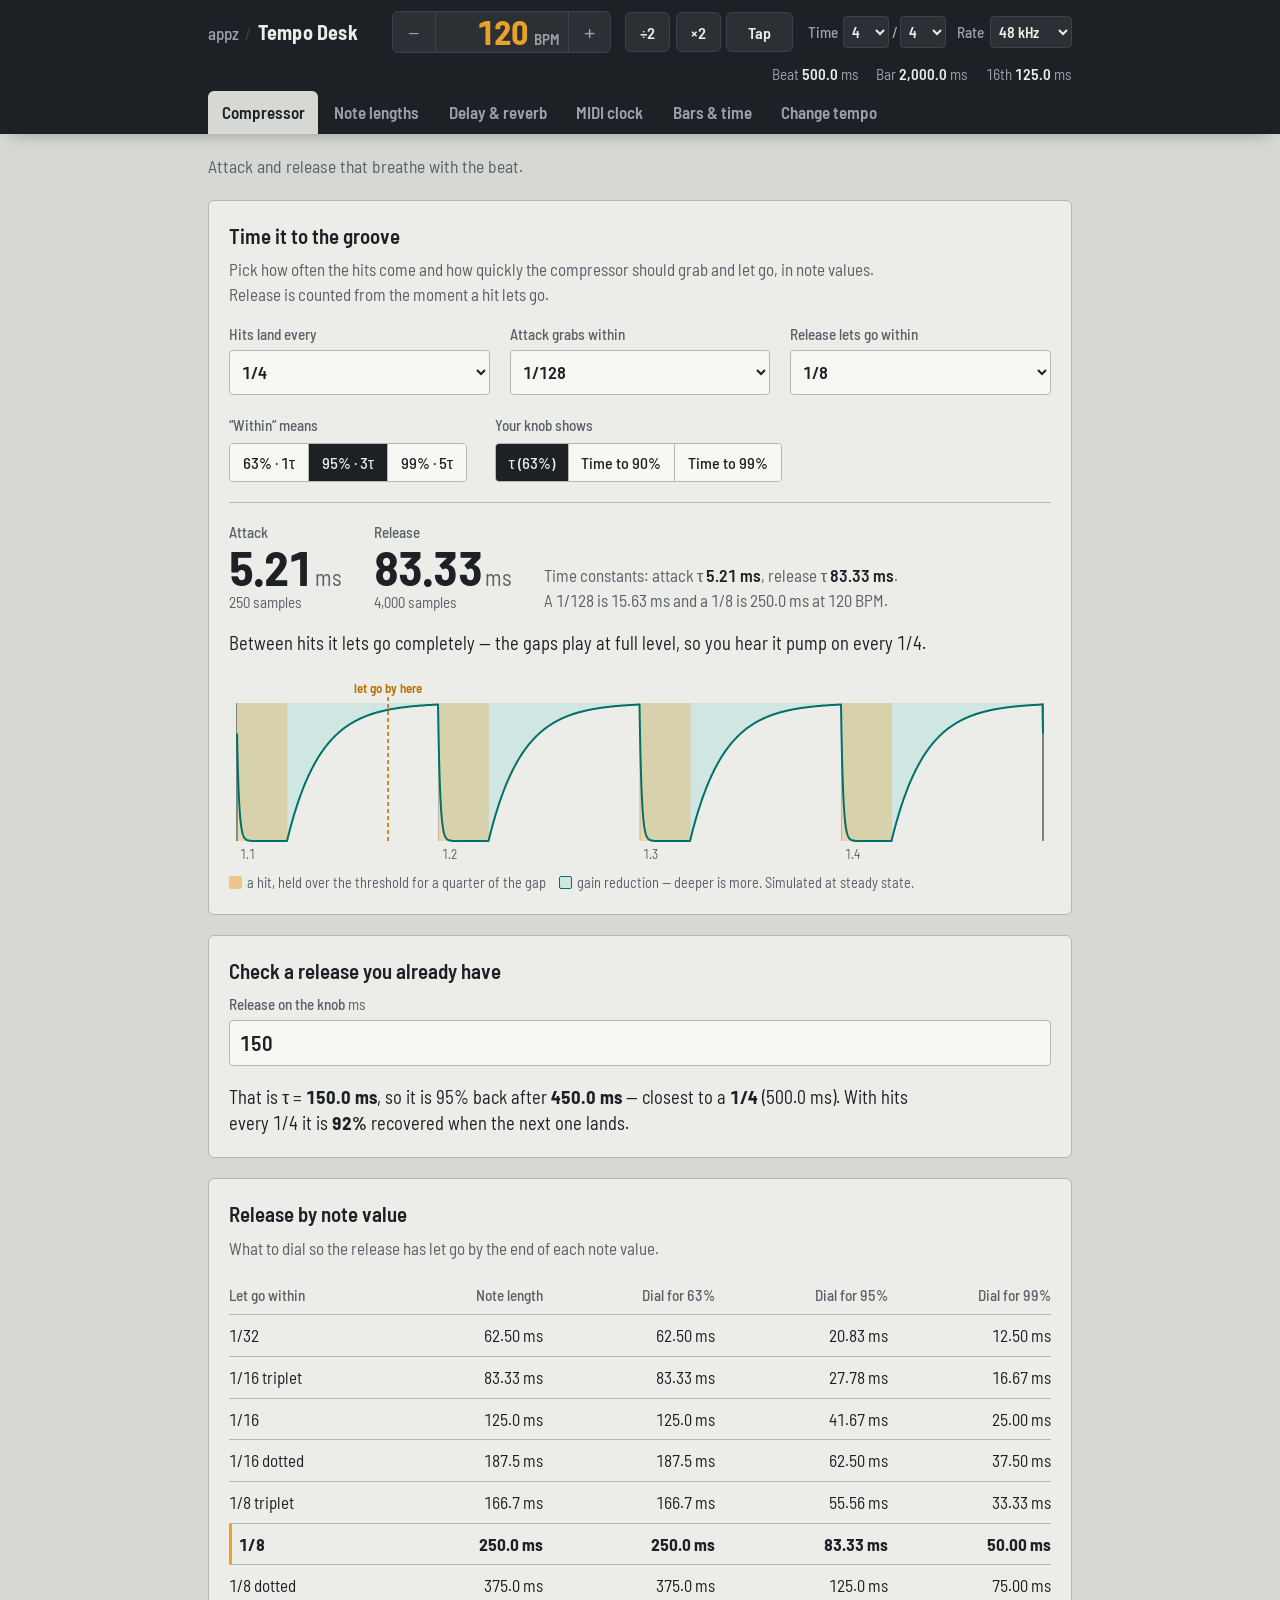
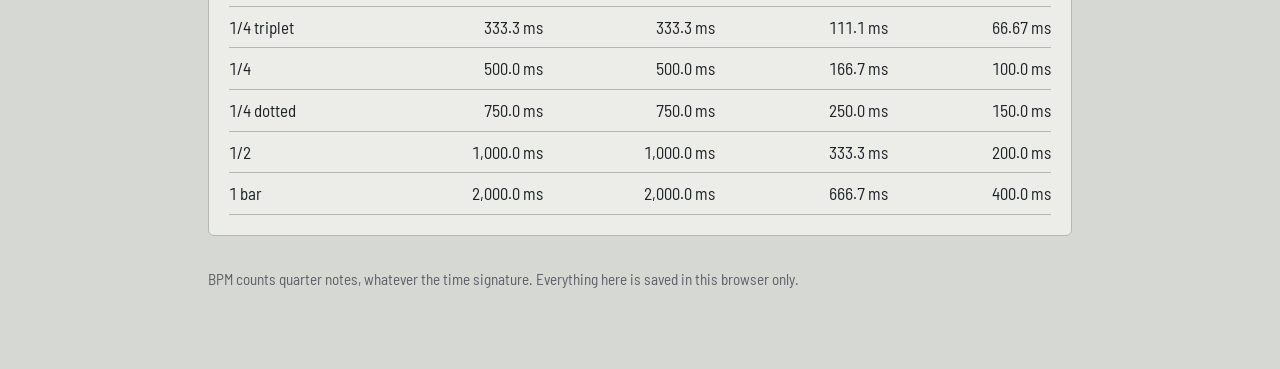
<file: tempo-desk/index.html>
<!DOCTYPE html>
<html lang="en">
<head>
<meta charset="utf-8">
<meta name="viewport" content="width=device-width, initial-scale=1, viewport-fit=cover">
<title>Tempo Desk</title>
<meta name="description" content="Tempo calculators on one shared BPM: compressor attack and release, note lengths, delay and reverb times, MIDI clock ticks, bars to time, and tempo changes.">
<link rel="icon" href="data:image/svg+xml,<svg xmlns='http://www.w3.org/2000/svg' viewBox='0 0 32 32'><rect width='32' height='32' rx='6' fill='%231D2125'/><path d='M4 8 L10 8 Q12 22 16 22 Q20 22 22 8 L28 8' fill='none' stroke='%23F0A52B' stroke-width='3' stroke-linecap='round'/></svg>">
<link rel="preconnect" href="https://fonts.googleapis.com">
<link rel="preconnect" href="https://fonts.gstatic.com" crossorigin>
<link href="https://fonts.googleapis.com/css2?family=Barlow+Semi+Condensed:wght@400;500;600;700&display=swap" rel="stylesheet">
<link rel="stylesheet" href="styles.css">
</head>
<body>
<header class="top">
  <div class="top-inner">
    <div class="brand"><a href="../" class="home" aria-label="Back to appz">appz</a><span class="sep">/</span><h1>Tempo Desk</h1></div>

    <div class="tempo" role="group" aria-label="Tempo, shared by every calculator">
      <div class="bpm">
        <button type="button" id="bpmDown" class="step" aria-label="One BPM slower (shift: 0.1)">−</button>
        <label class="bpm-field">
          <span class="visually-hidden">Tempo in BPM</span>
          <input id="bpm" type="number" step="0.001" inputmode="decimal" autocomplete="off">
          <span class="bpm-unit" aria-hidden="true">BPM</span>
        </label>
        <button type="button" id="bpmUp" class="step" aria-label="One BPM faster (shift: 0.1)">+</button>
      </div>
      <div class="tools">
        <button type="button" id="half" class="tool" aria-label="Half time">÷2</button>
        <button type="button" id="double" class="tool" aria-label="Double time">×2</button>
        <button type="button" id="tap" class="tool tap" title="Tap along, or press T">Tap</button>
      </div>
      <div class="context">
        <label class="ctx">Time <span class="sig"><select id="sigNum" aria-label="Beats per bar"></select><span aria-hidden="true">/</span><select id="sigDen" aria-label="Beat value"></select></span></label>
        <label class="ctx">Rate <select id="rate" aria-label="Sample rate"></select></label>
      </div>
    </div>
    <p class="readout" id="readout" aria-live="off"></p>
  </div>
  <nav class="tabs" id="tabs" aria-label="Calculators"></nav>
</header>

<main>
  <p class="summary" id="summary"></p>
  <div id="modes"></div>
  <p class="foot">BPM counts quarter notes, whatever the time signature. Everything here is saved in this browser only.</p>
</main>

<!-- Core first, then one file per mode (tab order = script order), then the shell. -->
<script src="js/core.js"></script>
<script src="js/ui.js"></script>
<script src="js/modes/compressor.js"></script>
<script src="js/modes/notes.js"></script>
<script src="js/modes/space.js"></script>
<script src="js/modes/midi-clock.js"></script>
<script src="js/modes/bars.js"></script>
<script src="js/modes/retempo.js"></script>
<script src="js/app.js"></script>
</body>
</html>
</file>
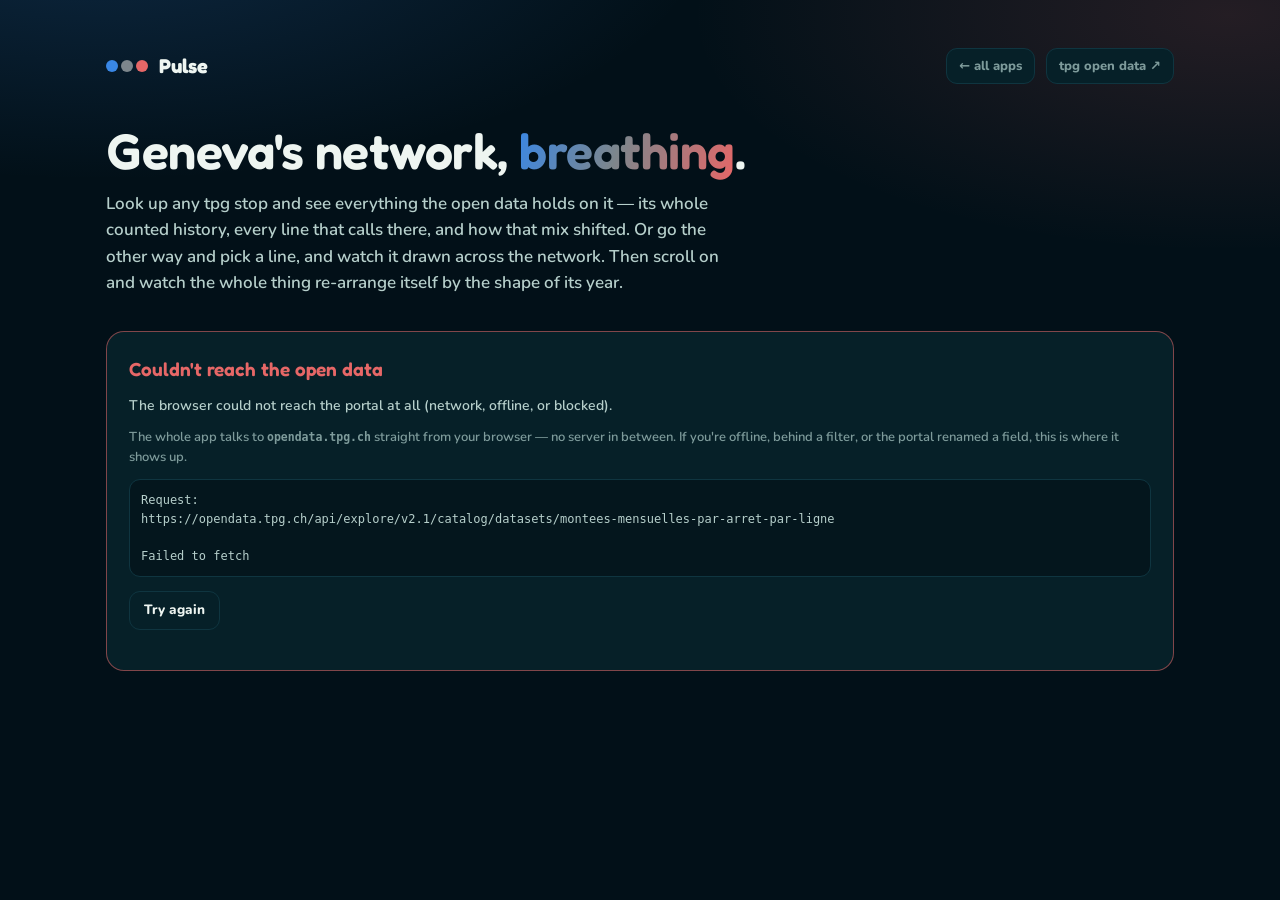
<file: tpg-pulse/index.html>
<!DOCTYPE html>
<html lang="en">
<head>
<meta charset="UTF-8" />
<meta name="viewport" content="width=device-width, initial-scale=1" />
<title>Pulse — Geneva's network, breathing</title>
<meta name="description" content="Search any tpg stop and see everything the open data knows about it — its whole history, the lines that serve it, how the mix changed — then watch the network re-arrange itself by the shape of its year." />
<meta name="theme-color" content="#021018" />
<link rel="icon" href="data:image/svg+xml,<svg xmlns='http://www.w3.org/2000/svg' viewBox='0 0 32 32'><circle cx='16' cy='16' r='14' fill='%23021018'/><circle cx='11' cy='13' r='4' fill='%233987e5'/><circle cx='21' cy='19' r='5' fill='%23e66767'/><circle cx='20' cy='10' r='2.4' fill='%237d868c'/></svg>" />
<link rel="preconnect" href="https://fonts.googleapis.com">
<link rel="preconnect" href="https://fonts.gstatic.com" crossorigin>
<link href="https://fonts.googleapis.com/css2?family=Fredoka:wght@400;500;600;700&family=Nunito:wght@400;600;700;800&display=swap" rel="stylesheet">
<style>
  :root{
    color-scheme: dark;
    /* Page + chart surfaces. Every step below was validated against #04161d
       (the chart surface) with the dataviz palette validator — lightness band,
       chroma floor, CVD separation on adjacent pairs, and contrast. */
    --plane:#021018;
    --surface:#04161d;
    --panel:#062028;
    --line:#0f3540;
    --line-soft:#0a2831;

    --ink:#eef5f1;
    --ink-2:#b6cfcb;
    --muted:#7e9b9b;

    --accent:#94d2bd;
    --accent-2:#ee9b00;

    /* diverging: cool ↔ warm with a neutral midpoint (never a rainbow) */
    --cool:#3987e5;
    --warm:#e66767;
    --neutral:#7d868c;

    /* categorical, fixed order, never cycled — used for bus lines */
    --s1:#3987e5; --s2:#d95926; --s3:#199e70; --s4:#c98500;
    --s5:#d55181; --s6:#008300; --s7:#9085e9; --s8:#e66767;

    --shadow:0 18px 44px -22px rgba(0,0,0,.9);
    --r:18px;
  }
  *{box-sizing:border-box}
  html{-webkit-text-size-adjust:100%;scroll-behavior:smooth}
  body{
    margin:0;background:var(--plane);color:var(--ink);
    font-family:'Nunito',system-ui,'Segoe UI',sans-serif;font-weight:600;line-height:1.55;
    background-image:
      radial-gradient(70% 50% at 8% -10%, rgba(57,135,229,.20), transparent 68%),
      radial-gradient(60% 45% at 96% 2%, rgba(230,103,103,.15), transparent 70%);
    background-repeat:no-repeat;
  }
  h1,h2,h3,.f{font-family:'Fredoka',system-ui,sans-serif;font-weight:600;margin:0}
  a{color:var(--accent)}
  :focus-visible{outline:3px solid var(--accent);outline-offset:3px;border-radius:12px}
  .wrap{max-width:1120px;margin:0 auto;padding:clamp(22px,5vw,48px) clamp(14px,3.5vw,26px) 80px}

  /* ── header ───────────────────────────────────────────── */
  header.top{display:flex;align-items:center;gap:11px;margin-bottom:clamp(22px,5vw,40px);flex-wrap:wrap}
  .dots{display:flex;gap:3px}
  .dots i{width:12px;height:12px;border-radius:50%}
  .home{font-size:13px;font-weight:800;color:var(--muted);text-decoration:none;
    border:1.5px solid var(--line);background:var(--panel);padding:7px 12px;border-radius:11px}
  .home:hover{color:var(--accent);border-color:var(--accent)}
  .grow{flex:1}

  .hero h1{font-size:clamp(30px,6.4vw,50px);line-height:1.06;letter-spacing:-.5px}
  .hero h1 em{font-style:normal;background:linear-gradient(110deg,var(--cool),var(--neutral) 46%,var(--warm));
    -webkit-background-clip:text;background-clip:text;color:transparent}
  .hero p{max-width:62ch;color:var(--ink-2);font-size:clamp(14.5px,2.1vw,17px);margin:14px 0 0;font-weight:600}

  /* ── boot / error ─────────────────────────────────────── */
  .boot{margin-top:34px;background:var(--panel);border:1.5px solid var(--line);border-radius:var(--r);padding:22px 22px 24px}
  .boot h2{font-size:19px;margin-bottom:12px}
  .bar{height:8px;border-radius:99px;background:var(--line-soft);overflow:hidden;margin:14px 0 12px}
  .bar i{display:block;height:100%;width:0;border-radius:99px;
    background:linear-gradient(90deg,var(--cool),var(--warm));transition:width .35s ease}
  .steps{list-style:none;margin:0;padding:0;font-size:13.5px;color:var(--muted);display:grid;gap:5px}
  .steps li[data-on]{color:var(--ink-2)}
  .steps li[data-done] b{color:var(--accent)}
  .steps b{display:inline-block;width:1.4em;color:var(--muted)}
  .err{border-color:rgba(230,103,103,.55)}
  .err h2{color:var(--warm)}
  .err pre{white-space:pre-wrap;word-break:break-all;font-size:12px;background:var(--surface);
    border:1px solid var(--line);border-radius:11px;padding:11px;color:var(--ink-2);margin:12px 0 0;font-weight:400}
  .btn{appearance:none;border:1.5px solid var(--line);background:var(--panel);color:var(--ink);
    font:inherit;font-size:13.5px;font-weight:800;padding:8px 14px;border-radius:11px;cursor:pointer}
  .btn:hover:not(:disabled){border-color:var(--accent);color:var(--accent)}
  .btn:disabled{opacity:.45;cursor:default}

  /* ── stat tiles ───────────────────────────────────────── */
  .tiles{display:grid;gap:12px;grid-template-columns:repeat(auto-fit,minmax(170px,1fr));margin:30px 0 26px}
  .tile{background:var(--panel);border:1.5px solid var(--line);border-radius:16px;padding:14px 16px 15px}
  .tile .k{font-size:11px;letter-spacing:.06em;text-transform:uppercase;color:var(--muted);font-weight:800}
  .tile .v{font-family:system-ui,-apple-system,'Segoe UI',sans-serif;font-size:clamp(21px,3.2vw,29px);
    font-weight:700;line-height:1.15;margin-top:5px;color:var(--ink)}
  .tile .s{font-size:12.5px;color:var(--muted);margin-top:3px}
  .tiles.compact{grid-template-columns:repeat(auto-fit,minmax(140px,1fr))}
  .tiles.compact .v{font-size:clamp(18px,2.6vw,24px)}

  /* ── panels ───────────────────────────────────────────── */
  section.panel{background:var(--panel);border:1.5px solid var(--line);border-radius:var(--r);
    padding:clamp(16px,3vw,24px);margin-bottom:24px;box-shadow:var(--shadow)}
  .head{display:flex;gap:12px;align-items:flex-start;flex-wrap:wrap;margin-bottom:6px}
  .head h2{font-size:clamp(19px,3vw,24px)}
  .head p{margin:6px 0 0;color:var(--ink-2);font-size:14px;max-width:64ch}
  .kicker{font-size:11px;letter-spacing:.09em;text-transform:uppercase;color:var(--accent-2);font-weight:800}

  /* ── search ───────────────────────────────────────────── */
  .search{position:relative;margin:16px 0 4px;max-width:520px}
  .search input{width:100%;font:inherit;font-size:16px;font-weight:700;color:var(--ink);
    background:var(--surface);border:1.5px solid var(--line);border-radius:13px;padding:12px 40px 12px 42px}
  .search input::placeholder{color:var(--muted);font-weight:600}
  .search input:focus{border-color:var(--accent);outline:none}
  .search .ico{position:absolute;left:14px;top:50%;transform:translateY(-50%);color:var(--muted);
    width:18px;height:18px;pointer-events:none}
  .search .clear{position:absolute;right:8px;top:50%;transform:translateY(-50%);appearance:none;border:0;
    background:transparent;color:var(--muted);font-size:18px;cursor:pointer;padding:6px 8px;line-height:1}
  .search .clear:hover{color:var(--warm)}
  .sugg{position:absolute;z-index:20;left:0;right:0;top:calc(100% + 6px);background:#04191f;
    border:1.5px solid var(--line);border-radius:13px;box-shadow:var(--shadow);overflow:hidden;
    max-height:340px;overflow-y:auto;list-style:none;margin:0;padding:4px}
  .sugg li{display:flex;gap:10px;align-items:center;padding:8px 11px;border-radius:9px;cursor:pointer;font-size:14px}
  .sugg li[aria-selected="true"], .sugg li:hover{background:var(--line-soft)}
  .sugg .nm{flex:1;overflow:hidden;text-overflow:ellipsis;white-space:nowrap}
  .sugg .co{color:var(--muted);font-size:12px}
  .sugg .vv{color:var(--ink-2);font-size:12px;font-variant-numeric:tabular-nums}
  .sugg .none{color:var(--muted);cursor:default;font-size:13px}
  .chips{display:flex;gap:7px;flex-wrap:wrap;margin-top:11px;align-items:center}
  .chips span.lbl{font-size:12px;color:var(--muted)}
  .chip{appearance:none;font:inherit;font-size:12.5px;font-weight:800;color:var(--ink-2);cursor:pointer;
    background:var(--surface);border:1.5px solid var(--line);border-radius:99px;padding:5px 12px}
  .chip:hover{border-color:var(--accent);color:var(--accent)}

  /* ── stop explorer ────────────────────────────────────── */
  .stopHead{display:flex;gap:14px;align-items:baseline;flex-wrap:wrap;margin-top:20px}
  .stopHead h3{font-size:clamp(22px,3.6vw,30px)}
  .stopHead .meta{color:var(--muted);font-size:13.5px}
  .expGrid{display:grid;gap:16px;grid-template-columns:1fr;margin-top:16px}
  @media (min-width:900px){.expGrid{grid-template-columns:1.6fr 1fr}}
  .card{background:var(--surface);border:1.5px solid var(--line);border-radius:14px;padding:14px 15px}
  .card h4{font-family:'Fredoka',sans-serif;font-weight:600;font-size:15px;margin:0 0 3px}
  .card .hint{color:var(--muted);font-size:12.5px;margin:0}
  .chartbox{position:relative;margin-top:10px}
  .chartbox svg{display:block;width:100%}

  .lines{list-style:none;margin:10px 0 0;padding:0;display:grid;gap:7px}
  .lines li{display:grid;grid-template-columns:auto 1fr auto;gap:10px;align-items:center;font-size:13px}
  .lines .badge{font-family:system-ui,sans-serif;font-weight:800;font-size:12px;color:#02141a;
    background:var(--neutral);border-radius:7px;padding:2px 8px;min-width:2.6em;text-align:center}
  .lines .track{height:9px;border-radius:99px;background:var(--line-soft);overflow:hidden}
  .lines .track i{display:block;height:100%;border-radius:99px}
  .lines .vv{font-variant-numeric:tabular-nums;color:var(--ink-2);font-size:12px;text-align:right;min-width:6.8em}
  .lines .vv b{color:var(--ink);font-weight:800}
  .lines.named li{grid-template-columns:auto minmax(7em,1.7fr) 1fr auto}
  .lines li.click{cursor:pointer;border-radius:9px;padding:3px 5px;margin:-3px -5px}
  .lines li.click:hover{background:var(--line-soft)}
  .lines .nm{overflow:hidden;text-overflow:ellipsis;white-space:nowrap}

  .lineBadge{font-family:system-ui,sans-serif;font-weight:800;font-size:clamp(20px,3.4vw,28px);
    color:#02141a;background:var(--s1);border-radius:12px;padding:2px 15px;display:inline-block;line-height:1.25}
  .linemap{width:100%;height:min(56vh,420px);display:block;border-radius:11px;background:#03131a;
    border:1.5px solid var(--line);margin-top:10px;touch-action:pan-y}
  .maplegend{display:flex;gap:16px;flex-wrap:wrap;margin-top:9px;font-size:12px;color:var(--muted)}

  .swatches{display:flex;gap:12px;flex-wrap:wrap;margin-top:9px;font-size:12px;color:var(--ink-2)}
  .swatches span{display:inline-flex;align-items:center;gap:6px}
  .swatches i{width:10px;height:10px;border-radius:3px;display:inline-block}

  .locator{width:100%;height:190px;display:block;border-radius:11px;background:#03131a;
    border:1.5px solid var(--line);margin-top:10px}

  /* ── viz controls ─────────────────────────────────────── */
  .controls{display:flex;gap:10px;align-items:center;flex-wrap:wrap;margin:16px 0 12px}
  .seg{display:inline-flex;border:1.5px solid var(--line);border-radius:12px;overflow:hidden;background:var(--surface)}
  .seg button{appearance:none;border:0;background:transparent;color:var(--ink-2);font:inherit;font-size:13.5px;
    font-weight:800;padding:8px 15px;cursor:pointer}
  .seg button[aria-pressed="true"]{background:var(--accent);color:#022}
  .seg button:disabled{opacity:.4;cursor:default}
  .scrub{display:flex;align-items:center;gap:10px;flex:1;min-width:240px}
  .scrub input[type=range]{flex:1;min-width:120px;accent-color:var(--accent)}
  .scrub .mo{font-family:system-ui,sans-serif;font-variant-numeric:tabular-nums;font-size:13.5px;
    color:var(--ink);min-width:6.5em;font-weight:700}

  /* ── canvas stage ─────────────────────────────────────── */
  .stage{position:relative;background:var(--surface);border:1.5px solid var(--line);border-radius:14px;overflow:hidden}
  .stage canvas{display:block;width:100%;height:min(64vh,560px);touch-action:pan-y}
  .tip{position:absolute;pointer-events:none;opacity:0;transform:translate(-50%,-120%);
    background:#02141a;border:1.5px solid var(--line);border-radius:11px;padding:8px 11px;
    font-size:12.5px;line-height:1.45;color:var(--ink);box-shadow:var(--shadow);max-width:min(230px,62vw);
    transition:opacity .12s ease;z-index:4;font-family:system-ui,sans-serif}
  .tip b{font-weight:700}
  .tip .n{font-variant-numeric:tabular-nums;color:var(--ink-2)}
  .tip[data-show]{opacity:1}

  /* ── legends ──────────────────────────────────────────── */
  .legends{display:flex;gap:22px;flex-wrap:wrap;align-items:flex-end;margin-top:14px}
  .leg{font-size:12px;color:var(--muted);font-weight:700}
  .leg .lt{font-size:11px;letter-spacing:.05em;text-transform:uppercase;margin-bottom:6px;display:block}
  .ramp{height:10px;width:190px;border-radius:99px;
    background:linear-gradient(90deg,var(--cool),var(--neutral) 50%,var(--warm))}
  .ramp-lb{display:flex;justify-content:space-between;gap:10px;margin-top:5px;font-size:11.5px;max-width:220px}
  .ramp-lb span{max-width:9em;line-height:1.3}
  .sizes{display:flex;align-items:flex-end;gap:11px}
  .sizes i{display:block;border-radius:50%;background:var(--neutral);opacity:.75}
  .sizes span{font-variant-numeric:tabular-nums}

  /* ── side / detail ────────────────────────────────────── */
  .split{display:grid;gap:16px;grid-template-columns:1fr;margin-top:16px}
  @media (min-width:900px){.split{grid-template-columns:1.55fr 1fr}}
  .rank{list-style:none;margin:0;padding:0;display:grid;gap:2px}
  .rank li{display:flex;gap:9px;align-items:center;font-size:13px;padding:4px 6px;border-radius:8px;cursor:pointer}
  .rank li:hover{background:var(--line-soft)}
  .rank li[data-sel]{background:var(--line-soft);outline:1.5px solid var(--accent)}
  .rank .i{width:1.6em;text-align:right;color:var(--muted);font-variant-numeric:tabular-nums;font-size:11.5px}
  .rank .sw{width:9px;height:9px;border-radius:50%;flex:none}
  .rank .nm{flex:1;overflow:hidden;text-overflow:ellipsis;white-space:nowrap}
  .rank .vv{font-variant-numeric:tabular-nums;color:var(--ink-2);font-size:12px}

  .twins{list-style:none;margin:8px 0 0;padding:0;display:grid;gap:4px;font-size:13px}
  .twins li{display:flex;justify-content:space-between;gap:10px;cursor:pointer;border-radius:7px;padding:2px 5px}
  .twins li:hover{background:var(--line-soft)}
  .twins .d{color:var(--muted);font-variant-numeric:tabular-nums;font-size:12px}

  .spark{width:100%;height:62px;display:block;margin-top:6px}
  .loadings{display:grid;gap:14px;grid-template-columns:1fr;margin-top:6px}
  @media (min-width:620px){.loadings{grid-template-columns:1fr 1fr}}

  /* ── surprise callout ─────────────────────────────────── */
  .surprise{background:linear-gradient(120deg,rgba(57,135,229,.15),rgba(230,103,103,.15));
    border:1.5px solid var(--line);border-radius:14px;padding:15px 16px;margin-top:16px;cursor:pointer}
  .surprise .kicker{color:var(--accent)}
  .surprise p{margin:6px 0 0;font-size:14.5px;color:var(--ink)}
  .surprise .pair{font-family:'Fredoka',sans-serif;font-size:clamp(17px,2.6vw,21px);margin-top:4px}

  /* ── table view (accessibility fallback) ──────────────── */
  details.tbl{margin-top:16px;border:1.5px solid var(--line);border-radius:12px;background:var(--surface)}
  details.tbl>summary{cursor:pointer;padding:11px 14px;font-size:13.5px;font-weight:800;color:var(--ink-2)}
  details.tbl>summary:hover{color:var(--accent)}
  .tblwrap{max-height:340px;overflow:auto;border-top:1.5px solid var(--line)}
  table{border-collapse:collapse;width:100%;font-size:12.5px;font-family:system-ui,sans-serif}
  th,td{padding:6px 11px;text-align:left;border-bottom:1px solid var(--line-soft);white-space:nowrap}
  th{position:sticky;top:0;background:var(--panel);color:var(--muted);font-size:11px;
    text-transform:uppercase;letter-spacing:.05em;z-index:1}
  td.n{text-align:right;font-variant-numeric:tabular-nums;color:var(--ink-2)}

  .note{font-size:12.5px;color:var(--muted);margin-top:12px}
  .note code{font-family:ui-monospace,SFMono-Regular,Menlo,monospace;font-size:11.5px;
    background:var(--surface);border:1px solid var(--line);border-radius:6px;padding:1px 5px;color:var(--accent-2)}

  footer{margin-top:44px;padding-top:20px;border-top:1.5px solid var(--line);color:var(--muted);font-size:13px;
    display:flex;flex-wrap:wrap;gap:8px 16px;align-items:center}
  footer a{font-weight:800;text-decoration:none}
  footer a:hover{text-decoration:underline}

  [hidden]{display:none!important}
  .sr{position:absolute;width:1px;height:1px;overflow:hidden;clip:rect(0 0 0 0);white-space:nowrap}
  @media (prefers-reduced-motion:reduce){html{scroll-behavior:auto}*{transition:none!important;animation:none!important}}
</style>
</head>
<body>
<div class="wrap">

  <header class="top">
    <span class="dots" aria-hidden="true">
      <i style="background:#3987e5"></i><i style="background:#7d868c"></i><i style="background:#e66767"></i>
    </span>
    <span class="f" style="font-size:20px;font-weight:700">Pulse</span>
    <span class="grow"></span>
    <a class="home" href="../">← all apps</a>
    <a class="home" href="https://opendata.tpg.ch/" rel="noopener">tpg open data ↗</a>
  </header>

  <section class="hero">
    <h1>Geneva's network, <em>breathing</em>.</h1>
    <p>Look up any tpg stop and see everything the open data holds on it — its whole counted history,
       every line that calls there, and how that mix shifted. Or go the other way and pick a line, and
       watch it drawn across the network. Then scroll on and watch the whole thing re-arrange itself
       by the shape of its year.</p>
  </section>

  <!-- ── boot ─────────────────────────────────────────── -->
  <div class="boot" id="boot">
    <h2>Waking up the network…</h2>
    <div class="bar"><i id="bootbar"></i></div>
    <ol class="steps" id="bootsteps"></ol>
  </div>

  <!-- ── error ────────────────────────────────────────── -->
  <div class="boot err" id="fail" hidden>
    <h2>Couldn't reach the open data</h2>
    <p id="failmsg" style="margin:8px 0 0;color:var(--ink-2);font-size:14px"></p>
    <p style="margin:10px 0 0;color:var(--muted);font-size:13px">
      The whole app talks to <code style="font-size:11.5px">opendata.tpg.ch</code> straight from your browser —
      no server in between. If you're offline, behind a filter, or the portal renamed a field, this is where it shows up.
    </p>
    <pre id="faildetail"></pre>
    <p style="margin-top:14px"><button class="btn" id="retry">Try again</button></p>
  </div>

  <!-- ── app ──────────────────────────────────────────── -->
  <main id="app" hidden>

    <div class="tiles" id="tiles"></div>

    <!-- STOP EXPLORER -->
    <section class="panel" id="explorer">
      <div class="head"><div>
        <span class="kicker">Look up a stop</span>
        <h2>Everything on one stop</h2>
        <p>Type a name. All <span id="stopCount">—</span> stops tpg has ever counted a passenger at are in here.</p>
      </div></div>

      <div class="search">
        <svg class="ico" viewBox="0 0 24 24" fill="none" stroke="currentColor" stroke-width="2.4"
             stroke-linecap="round" aria-hidden="true"><circle cx="11" cy="11" r="7"/><path d="M20 20l-4.3-4.3"/></svg>
        <input id="q" type="text" role="combobox" aria-expanded="false" aria-autocomplete="list"
               aria-controls="sugg" autocomplete="off" spellcheck="false" placeholder="Bel-Air, Cornavin, Bachet…" />
        <button class="clear" id="qclear" type="button" aria-label="Clear search" hidden>✕</button>
        <ul class="sugg" id="sugg" role="listbox" aria-label="Matching stops" hidden></ul>
      </div>
      <div class="chips" id="chips"></div>

      <div id="stopBody" hidden>
        <div class="stopHead">
          <h3 id="stopName">—</h3>
          <span class="meta" id="stopMeta"></span>
        </div>

        <div class="tiles compact" id="stopTiles"></div>

        <div class="expGrid">
          <div class="card">
            <h4>Boardings, month by month</h4>
            <p class="hint" id="histHint">Everything the portal has for this stop.</p>
            <div class="chartbox">
              <svg id="hist" role="img" aria-label="Monthly boardings at this stop over its whole recorded history"></svg>
              <div class="tip" id="histTip"></div>
            </div>
          </div>

          <div class="card">
            <h4>Where it is</h4>
            <p class="hint" id="locHint">This stop against the rest of the network.</p>
            <canvas class="locator" id="loc" aria-label="Map locating this stop within the tpg network"></canvas>
          </div>
        </div>

        <div class="expGrid" style="grid-template-columns:1fr">
          <div class="card">
            <h4 id="linesTitle">Lines calling here</h4>
            <p class="hint" id="linesHint"></p>
            <ol class="lines" id="lineList"></ol>
          </div>
        </div>

        <div class="expGrid" id="mixWrap" style="grid-template-columns:1fr">
          <div class="card">
            <h4>How the mix shifted</h4>
            <p class="hint" id="mixHint">Boardings stacked by line, month by month — a line appearing, growing or
              disappearing shows up as a band changing thickness.</p>
            <div class="chartbox">
              <svg id="mix" role="img" aria-label="Boardings at this stop stacked by line over time"></svg>
              <div class="tip" id="mixTip"></div>
            </div>
            <div class="swatches" id="mixLegend"></div>
          </div>
        </div>

        <details class="tbl">
          <summary>Show this stop's numbers as a table</summary>
          <div class="tblwrap"><table id="stopTable"></table></div>
        </details>
      </div>

      <p class="note" id="stopBusy" hidden>Fetching…</p>
      <p class="note" id="stopErr" hidden></p>
    </section>

    <!-- LINE EXPLORER -->
    <section class="panel" id="lineExplorer">
      <div class="head"><div>
        <span class="kicker">Look up a line</span>
        <h2>Everything on one line</h2>
        <p>The other way round: pick a line and get every stop it calls at, drawn on the same map.</p>
      </div></div>

      <div class="search">
        <svg class="ico" viewBox="0 0 24 24" fill="none" stroke="currentColor" stroke-width="2.4"
             stroke-linecap="round" aria-hidden="true"><circle cx="11" cy="11" r="7"/><path d="M20 20l-4.3-4.3"/></svg>
        <input id="ql" type="text" role="combobox" aria-expanded="false" aria-autocomplete="list"
               aria-controls="suggl" autocomplete="off" spellcheck="false" placeholder="12, 18, D…" />
        <button class="clear" id="qlclear" type="button" aria-label="Clear search" hidden>✕</button>
        <ul class="sugg" id="suggl" role="listbox" aria-label="Matching lines" hidden></ul>
      </div>
      <div class="chips" id="lchips"></div>

      <div id="lineBody" hidden>
        <div class="stopHead">
          <span class="lineBadge" id="lineBadge">—</span>
          <h3 id="lineName">—</h3>
          <span class="meta" id="lineMeta"></span>
        </div>

        <div class="tiles compact" id="lineTiles"></div>

        <div class="expGrid" style="grid-template-columns:1fr">
          <div class="card">
            <h4>The line on the map</h4>
            <p class="hint" id="lineMapHint"></p>
            <div class="chartbox">
              <canvas class="linemap" id="lineMap" aria-label="The stops this line calls at, drawn on the network map"></canvas>
              <div class="tip" id="lineMapTip"></div>
            </div>
            <div class="maplegend" id="lineMapLegend"></div>
          </div>
        </div>

        <div class="expGrid">
          <div class="card">
            <h4>Boardings, month by month</h4>
            <p class="hint" id="lhistHint"></p>
            <div class="chartbox">
              <svg id="lhist" role="img" aria-label="Monthly boardings on this line over its whole recorded history"></svg>
              <div class="tip" id="lhistTip"></div>
            </div>
          </div>
          <div class="card">
            <h4 id="lstopsTitle">Stops it calls at</h4>
            <p class="hint" id="lstopsHint"></p>
            <ol class="lines" id="lstopList" style="max-height:340px;overflow:auto"></ol>
          </div>
        </div>

        <div class="expGrid" id="lmixWrap" style="grid-template-columns:1fr">
          <div class="card">
            <h4>Where the passengers get on</h4>
            <p class="hint">Boardings stacked by stop, month by month — the busiest eight named, everything
              else pooled. A stop growing or falling away shows up as a band changing thickness.</p>
            <div class="chartbox">
              <svg id="lmix" role="img" aria-label="Boardings on this line stacked by stop over time"></svg>
              <div class="tip" id="lmixTip"></div>
            </div>
            <div class="swatches" id="lmixLegend"></div>
          </div>
        </div>

        <details class="tbl">
          <summary>Show this line's numbers as a table</summary>
          <div class="tblwrap"><table id="lineTable"></table></div>
        </details>
      </div>

      <p class="note" id="lineBusy" hidden>Fetching…</p>
      <p class="note" id="lineErr" hidden></p>
    </section>

    <!-- MAIN VIZ -->
    <section class="panel">
      <div class="head">
        <div>
          <span class="kicker">The unusual one</span>
          <h2>The map that forgets where it is</h2>
          <p>Same dots, two arrangements. <strong>Map</strong> puts each stop at its real coordinates.
             <strong>Rhythm</strong> throws the coordinates away and places each stop by how its ridership
             is spread across the year — so neighbours in this view are stops that <em>breathe alike</em>.</p>
        </div>
      </div>

      <div class="controls">
        <div class="seg" role="group" aria-label="Layout">
          <button id="bMap" aria-pressed="true">Map</button>
          <button id="bRhythm" aria-pressed="false">Rhythm</button>
        </div>
        <div class="scrub">
          <button class="btn" id="play" aria-label="Play through the months">▶ Play</button>
          <input type="range" id="month" min="0" max="0" value="0" aria-label="Month" />
          <span class="mo" id="molabel">—</span>
        </div>
      </div>

      <p class="note" id="geoNote" hidden>No usable coordinates came back from the stop reference, so the map
        half of this is off — you're looking at the rhythm arrangement only.</p>

      <div class="stage" id="stage">
        <canvas id="cv" aria-label="Stops of the tpg network, positioned by geography or by the shape of their year, sized by monthly boardings"></canvas>
        <div class="tip" id="tip"></div>
      </div>

      <div class="legends">
        <div class="leg">
          <span class="lt">Colour — shape of the year</span>
          <div class="ramp"></div>
          <div class="ramp-lb"><span id="lbCool">—</span><span id="lbWarm" style="text-align:right">—</span></div>
        </div>
        <div class="leg">
          <span class="lt">Size — boardings that month</span>
          <div class="sizes" id="sizeleg"></div>
        </div>
      </div>

      <div class="split">
        <div class="card">
          <h4 id="detTitle">Pick a stop</h4>
          <p class="hint" id="detHint">Hover a dot to read it; click one to lock it, light up the stops whose year
            looks the same, and pull it up in the explorer above.</p>
          <svg class="spark" id="detSpark" hidden></svg>
          <div id="detTwins" hidden>
            <h4 style="margin-top:12px">Breathes like…</h4>
            <ol class="twins" id="twinList"></ol>
          </div>
        </div>
        <div class="card">
          <h4>Busiest stops <span id="rankMonth" class="hint" style="display:inline"></span></h4>
          <ol class="rank" id="rank"></ol>
        </div>
      </div>

      <div class="surprise" id="surprise" hidden>
        <span class="kicker">Furthest apart, same heartbeat</span>
        <div class="pair" id="surprisePair"></div>
        <p id="surpriseText"></p>
      </div>

      <div class="loadings">
        <div class="card">
          <h4>What the horizontal axis means</h4>
          <p class="hint" id="pc1txt"></p>
          <svg class="spark" id="pc1spark"></svg>
        </div>
        <div class="card">
          <h4>What the vertical axis means</h4>
          <p class="hint" id="pc2txt"></p>
          <svg class="spark" id="pc2spark"></svg>
        </div>
      </div>

      <details class="tbl">
        <summary>Show the numbers as a table</summary>
        <div class="tblwrap"><table id="dataTable"></table></div>
      </details>
    </section>

    <!-- PROVENANCE -->
    <section class="panel">
      <div class="head"><div>
        <span class="kicker">Where this comes from</span>
        <h2>Straight from the portal, nothing cached</h2>
      </div></div>
      <p class="note" style="font-size:13.5px;color:var(--ink-2)">
        Every number on this page was fetched from the
        <a href="https://opendata.tpg.ch/api/explore/v2.1/console" rel="noopener">Explore v2.1 API</a>
        when you opened it. The app reads each dataset's own field list first and uses the portal's own labels,
        so it keeps working if tpg renames a column.
      </p>
      <div id="prov"></div>
      <p class="note">
        Boardings are counted by sensors above the vehicle doors and cleaned up by tpg afterwards — which is
        why they come out with decimals. Stops that tpg counts but that aren't in the stop reference (or that
        moved) can't be drawn on the map; they're still searchable.
      </p>
    </section>

    <footer>
      <span>Built for fun · data © <a href="https://www.tpg.ch/en/open-data" rel="noopener">Transports publics genevois</a>, open licence</span>
      <span class="grow"></span>
      <a href="https://github.com/jacobanana/appz" rel="noopener">github.com/jacobanana/appz</a>
    </footer>
  </main>
</div>

<script>
/* ═══════════════════════════════════════════════════════════════════════
   Pulse — tpg open data, visualised in the browser.

   Nothing is pre-baked: on load the app asks opendata.tpg.ch what fields
   each dataset actually has, resolves the ones it needs by name/type, and
   builds every query from that. If tpg renames `montees` tomorrow, the
   resolver finds the new name instead of the app going blank.
   ═══════════════════════════════════════════════════════════════════════ */

const API = 'https://opendata.tpg.ch/api/explore/v2.1/catalog/datasets';

const DS = {
  stops:   'arrets',
  monthly: 'montees-mensuelles-par-arret-par-ligne',
};

const MONTHS_WANTED = 18;   // how far back the rhythm view looks
const CHART_STOPS   = 300;  // how many stops the constellation draws
const PAGE          = 100;  // Explore v2.1 caps a plain page at 100 rows
const GROUP_PAGE    = 20000; // …but a group_by query may go to 20000

const nf  = new Intl.NumberFormat('de-CH');
const nf1 = new Intl.NumberFormat('de-CH', { maximumFractionDigits: 1 });
const pct = new Intl.NumberFormat('de-CH', { maximumFractionDigits: 1 });
/** Percentages: keep two decimals for the small ones so they don't collapse to 0. */
const pctOf = v => new Intl.NumberFormat('de-CH',
  { minimumFractionDigits: v < 1 ? 2 : 1, maximumFractionDigits: v < 1 ? 2 : 1 }).format(v);
const MONTH_ABBR = ['Jan','Feb','Mar','Apr','May','Jun','Jul','Aug','Sep','Oct','Nov','Dec'];
const SERIES = ['#3987e5','#d95926','#199e70','#c98500','#d55181','#008300','#9085e9','#e66767'];
const OTHER  = '#7d868c';

const $ = id => document.getElementById(id);
const reducedMotion = matchMedia('(prefers-reduced-motion: reduce)').matches;

/* ── tiny fetch layer ─────────────────────────────────────────────────── */

class FetchError extends Error {
  constructor(msg, url, detail) { super(msg); this.url = url; this.detail = detail || ''; }
}

async function getJSON(url) {
  let res;
  try {
    res = await fetch(url, { headers: { Accept: 'application/json' } });
  } catch (e) {
    throw new FetchError('The browser could not reach the portal at all (network, offline, or blocked).', url, e.message);
  }
  if (!res.ok) {
    let body = '';
    try { body = (await res.text()).slice(0, 400); } catch {}
    throw new FetchError(`The portal answered ${res.status} ${res.statusText}.`, url, body);
  }
  return res.json();
}

function recordsURL(ds, params) {
  const u = new URL(`${API}/${encodeURIComponent(ds)}/records`);
  for (const [k, v] of Object.entries(params)) if (v != null && v !== '') u.searchParams.set(k, v);
  return u.toString();
}
const records = (ds, params) => getJSON(recordsURL(ds, params));

/** Records, retrying once without the ordering if the portal won't sort on an alias. */
async function orderedRecords(ds, params) {
  try { return await records(ds, params); }
  catch (e) {
    if (!params.order_by) throw e;
    const { order_by, ...rest } = params;
    return records(ds, rest);
  }
}

/** Run promise-returning thunks a few at a time so we stay polite. */
async function pool(thunks, width, onTick) {
  const out = new Array(thunks.length);
  let next = 0, done = 0;
  await Promise.all(Array.from({ length: Math.min(width, thunks.length) }, async () => {
    while (next < thunks.length) {
      const i = next++;
      out[i] = await thunks[i]();
      if (onTick) onTick(++done, thunks.length);
    }
  }));
  return out;
}

/* ── schema resolution ────────────────────────────────────────────────── */

const NUMERIC = ['int', 'double', 'decimal', 'long', 'float'];
const DATEY   = ['date', 'datetime'];

async function describe(ds) {
  const meta = await getJSON(`${API}/${encodeURIComponent(ds)}`);
  const fields = meta.fields || [];
  return {
    id: ds,
    title: meta?.metas?.default?.title || ds,
    fields,
    labelOf(name) {
      const f = fields.find(x => x.name === name);
      return (f && (f.label || f.name)) || name;
    },
    /** First field whose name (then label) matches `re`, optionally typed. */
    find(re, { types, not } = {}) {
      const ok = f => (!types || types.includes(f.type)) && (!not || !not.test(f.name));
      return (fields.find(f => ok(f) && re.test(f.name)) ||
              fields.find(f => ok(f) && re.test(f.label || '')) || {}).name;
    },
    firstOfType(types) {
      return (fields.find(f => types.includes(f.type)) || {}).name;
    },
    /** Every field matching any of `regexes`, in the order the regexes are given —
        so a tight pattern beats a looser one that would also match a sibling. */
    candidates(regexes, { types, not } = {}) {
      const ok = f => (!types || types.includes(f.type)) && (!not || !not.test(f.name));
      const out = [];
      for (const re of regexes)
        for (const f of fields)
          if (ok(f) && (re.test(f.name) || re.test(f.label || '')) && !out.includes(f.name)) out.push(f.name);
      return out;
    },
  };
}

function need(value, what, ds) {
  if (!value) throw new FetchError(
    `The dataset “${ds}” no longer has a field that looks like ${what}.`,
    `${API}/${ds}`,
    'Field list: ' + (window.__lastFields || []).join(', '));
  return value;
}

/* ── ODSQL helpers ────────────────────────────────────────────────────── */

const quoted = s => '"' + String(s).replace(/\\/g, '\\\\').replace(/"/g, '\\"') + '"';

/** An equality clause that works whether the field is a date or text. */
const monthWhere = (field, type, literal) =>
  DATEY.includes(type) ? `${field}=date'${String(literal).slice(0, 10)}'`
                       : `${field}=${quoted(literal)}`;

/* ── month keys ───────────────────────────────────────────────────────── */

const monthKey = v => String(v).slice(0, 7);                       // "2025-06-01" → "2025-06"
const monthNum = k => parseInt(k.slice(5, 7), 10);
const monthName = k => `${MONTH_ABBR[monthNum(k) - 1]} ${k.slice(2, 4)}`;

/** Rebuild the month *n* steps before `sample`, in the exact shape the API gave us. */
function shiftMonth(sample, n) {
  const s = String(sample).slice(0, 10);
  const m = /^(\d{4})-(\d{2})(?:-(\d{2}))?/.exec(s);
  if (!m) return null;
  let y = +m[1], mo = +m[2] - 1 - n;
  y += Math.floor(mo / 12);
  mo = ((mo % 12) + 12) % 12;
  const head = `${y}-${String(mo + 1).padStart(2, '0')}`;
  return m[3] ? `${head}-${m[3]}` : head;
}

/* ── name matching between the two datasets ───────────────────────────── */

const normName = s => String(s || '')
  .normalize('NFD').replace(/[\u0300-\u036f]/g, '')
  .toUpperCase().replace(/[^A-Z0-9]+/g, '');

/* ── linear algebra: 2-component PCA on the monthly profiles ──────────── */

function pca2(rows) {
  const n = rows.length, T = rows[0].length;
  const mean = new Array(T).fill(0);
  for (const r of rows) for (let i = 0; i < T; i++) mean[i] += r[i] / n;
  const X = rows.map(r => r.map((v, i) => v - mean[i]));

  const C = Array.from({ length: T }, () => new Float64Array(T));
  for (const r of X)
    for (let i = 0; i < T; i++) {
      const ri = r[i];
      for (let j = i; j < T; j++) C[i][j] += ri * r[j];
    }
  for (let i = 0; i < T; i++) for (let j = i; j < T; j++) {
    C[i][j] /= Math.max(1, n - 1); C[j][i] = C[i][j];
  }

  const v1 = powerIterate(C, T);
  deflate(C, T, v1, rayleigh(C, T, v1));
  const v2 = powerIterate(C, T);
  return { mean, v1, v2 };
}

function powerIterate(C, T, iters = 400) {
  // Deterministic seed — the same data must always give the same picture.
  let v = Array.from({ length: T }, (_, i) => Math.sin(i * 1.7 + 0.6));
  normalise(v);
  for (let k = 0; k < iters; k++) {
    const w = new Array(T).fill(0);
    for (let i = 0; i < T; i++) { let s = 0; for (let j = 0; j < T; j++) s += C[i][j] * v[j]; w[i] = s; }
    if (!normalise(w)) break;
    v = w;
  }
  return v;
}
function normalise(v) {
  let n = 0;
  for (const x of v) n += x * x;
  n = Math.sqrt(n);
  if (!isFinite(n) || n < 1e-12) return false;
  for (let i = 0; i < v.length; i++) v[i] /= n;
  return true;
}
function rayleigh(C, T, v) {
  let s = 0;
  for (let i = 0; i < T; i++) for (let j = 0; j < T; j++) s += v[i] * C[i][j] * v[j];
  return s;
}
function deflate(C, T, v, lambda) {
  for (let i = 0; i < T; i++) for (let j = 0; j < T; j++) C[i][j] -= lambda * v[i] * v[j];
}
const dot = (a, b) => { let s = 0; for (let i = 0; i < a.length; i++) s += a[i] * b[i]; return s; };

/* ── colour ───────────────────────────────────────────────────────────── */

const COOL = [0x39, 0x87, 0xe5], WARM = [0xe6, 0x67, 0x67], MID = [0x7d, 0x86, 0x8c];
/** Diverging ramp: cool ← neutral → warm, for t in [-1, 1]. */
function divergingColor(t, alpha = 1) {
  const k = Math.max(-1, Math.min(1, t));
  const end = k < 0 ? COOL : WARM, a = Math.abs(k);
  const c = MID.map((m, i) => Math.round(m + (end[i] - m) * a));
  return `rgba(${c[0]},${c[1]},${c[2]},${alpha})`;
}

/* ── boot progress ────────────────────────────────────────────────────── */

const STEPS = [
  'Asking the portal what it has',
  'Finding the newest month on file',
  'Listing every stop and line it has ever counted',
  `Pulling ${MONTHS_WANTED} months of boardings`,
  'Working out the shape of each stop’s year',
];
function paintSteps() {
  $('bootsteps').innerHTML = STEPS.map((s, i) => `<li id="st${i}"><b>${i + 1}.</b> ${s}</li>`).join('');
}
function stepOn(i) {
  for (let k = 0; k < i; k++) { const el = $('st' + k); if (el) { el.dataset.done = '1'; el.removeAttribute('data-on'); } }
  const el = $('st' + i); if (el) el.dataset.on = '1';
  $('bootbar').style.width = Math.round((i / STEPS.length) * 100) + '%';
}

/* ═══════════════════════════════════════════════════════════════════════
   LOAD
   ═══════════════════════════════════════════════════════════════════════ */

const state = {
  f: {},            // resolved field names
  directory: [],    // every counted stop: {name, total, lat, lon, commune}
  byName: new Map(),
  stops: [],        // the subset drawn in the constellation
  months: [],
  monthIdx: 0,
  morph: 0,
  targetMorph: 0,
  mode: 'map',
  playing: false,
  selected: null,
  hover: null,
  twins: [],
  hasGeo: true,
  groupLimit: GROUP_PAGE,
};

async function load() {
  /* 1 ─ schemas. The boardings dataset is the app; the stop reference only
     supplies coordinates, so losing it costs the map, not the page. */
  stepOn(0);
  const [sMonthly, sStops] = await Promise.all([
    describe(DS.monthly),
    describe(DS.stops).catch(() => null),
  ]);
  window.__lastFields = sMonthly.fields.map(f => f.name);

  const monthF = need(
    sMonthly.find(/^mois$|month|periode|^date$/i, { types: [...DATEY, 'text'] }) || sMonthly.firstOfType(DATEY),
    'a month', DS.monthly);
  const monthType = (sMonthly.fields.find(f => f.name === monthF) || {}).type;
  const stopF = need(
    sMonthly.find(/arret|arrêt|stop/i, { types: ['text'], not: /code|didoc|id$/i }),
    'a stop name', DS.monthly);
  const measF = need(
    sMonthly.find(/mont[ée]e|boarding|frequent|nombre|^nb/i, { types: NUMERIC }) || sMonthly.firstOfType(NUMERIC),
    'a boardings count', DS.monthly);
  // `ligne` and `ligne_type_act` both match /ligne/ — ask for the exact one first.
  const lineF = sMonthly.candidates([/^ligne$|^line$/i, /ligne|line/i], { types: ['text'], not: /type|categ|mode/i })[0];

  state.f = { monthF, monthType, stopF, measF, lineF };
  state.labels = {
    measure: sMonthly.labelOf(measF),
    month: sMonthly.labelOf(monthF),
    stop: sMonthly.labelOf(stopF),
    line: lineF ? sMonthly.labelOf(lineF) : null,
  };

  /* 2 ─ newest month, then the window back from it */
  stepOn(1);
  const newestRow = await orderedRecords(DS.monthly, { select: monthF, order_by: `${monthF} DESC`, limit: 1 });
  const newestLit = newestRow?.results?.[0]?.[monthF];
  if (!newestLit) throw new FetchError('The monthly dataset came back empty.', recordsURL(DS.monthly, { limit: 1 }), '');

  const literals = [];
  for (let i = MONTHS_WANTED - 1; i >= 0; i--) literals.push(shiftMonth(newestLit, i));

  const headline = Promise.all([
    records(DS.monthly, { select: `sum(${measF}) as v`, where: monthWhere(monthF, monthType, newestLit), limit: 1 })
      .then(r => r?.results?.[0]?.v).catch(() => null),
    orderedRecords(DS.monthly, { select: monthF, order_by: `${monthF} ASC`, limit: 1 })
      .then(r => r?.results?.[0]?.[monthF]).catch(() => null),
  ]);

  /* 3 ─ the searchable directory: every stop with a lifetime total.
     A group_by query may return up to 20000 rows in one go; if this portal
     won't, fall back to paging at 100. */
  stepOn(2);
  const dirSelect = `${stopF}, sum(${measF}) as v`;
  let dirRows = [];
  try {
    const r = await orderedRecords(DS.monthly,
      { select: dirSelect, group_by: stopF, order_by: 'v DESC', limit: GROUP_PAGE });
    dirRows = r?.results || [];
  } catch { dirRows = []; }
  if (!dirRows.length) {
    state.groupLimit = PAGE;
    for (let p = 0; p < 40; p++) {
      const r = await orderedRecords(DS.monthly,
        { select: dirSelect, group_by: stopF, order_by: 'v DESC', limit: PAGE, offset: p * PAGE }).catch(() => null);
      const rows = r?.results || [];
      dirRows.push(...rows);
      if (rows.length < PAGE) break;
    }
  }
  if (!dirRows.length) throw new FetchError(
    'The portal returned no stops for the boardings dataset.',
    recordsURL(DS.monthly, { select: dirSelect, group_by: stopF, limit: 10 }),
    `Resolved fields — month: ${monthF} (${monthType}), stop: ${stopF}, measure: ${measF}`);

  /* 3b ─ the lines. `ligne` and `arret` sit on the same row, so a group_by on
     one, filtered by the other, is the whole stops-to-lines relation. */
  const typeF = lineF
    ? sMonthly.candidates([/ligne.?type|type.?ligne|line.?type/i, /type|mode|categ/i], { types: ['text'] })
        .find(n => n !== lineF)
    : null;
  state.lines = [];
  if (lineF) {
    try {
      const r = await orderedRecords(DS.monthly,
        { select: `${lineF}, sum(${measF}) as v`, group_by: lineF, order_by: 'v DESC', limit: state.groupLimit });
      state.lines = (r?.results || [])
        .map(x => ({ line: String(x[lineF] ?? '').trim(), total: Number(x.v) || 0 }))
        .filter(l => l.line && l.line !== 'null')
        .sort((a, b) => b.total - a.total);
    } catch { /* the line half simply won't appear */ }
    state.lines.forEach((l, i) => { l.rank = i + 1; });
    state.lineTotal = state.lines.reduce((a, l) => a + l.total, 0);
    state.lineByName = new Map(state.lines.map(l => [l.line, l]));

    if (typeF && state.lines.length) {
      try {
        const r = await orderedRecords(DS.monthly, {
          select: `${lineF}, ${typeF}, sum(${measF}) as v`, group_by: `${lineF},${typeF}`,
          order_by: 'v DESC', limit: state.groupLimit });
        for (const row of (r?.results || [])) {
          const l = state.lineByName.get(String(row[lineF] ?? '').trim());
          if (l && !l.type && row[typeF]) l.type = String(row[typeF]);
        }
        state.labels.lineType = sMonthly.labelOf(typeF);
      } catch { /* no type badge, no loss */ }
    }
  }
  state.lineByName = state.lineByName || new Map();

  /* 4 ─ stop reference (coordinates) */
  const geoF = sStops?.firstOfType(['geo_point_2d']);
  const nameF = sStops && (
    sStops.find(/nom|libell|arret|arrêt|stop|name/i, { types: ['text'], not: /code|didoc|commune|pays|country/i })
    || sStops.find(/./, { types: ['text'] }));
  const communeF = sStops?.find(/commune|municipal|city|ville/i, { types: ['text'] });
  const codeF = sStops?.find(/didoc|code/i, { types: ['text'] });

  const stopRefs = geoF && nameF
    ? await fetchAllRecords(DS.stops, [nameF, geoF, communeF, codeF].filter(Boolean).join(',')).catch(() => [])
    : [];

  const refByName = new Map();
  for (const r of stopRefs) {
    const g = r[geoF];
    const lat = Array.isArray(g) ? g[0] : g?.lat, lon = Array.isArray(g) ? g[1] : g?.lon;
    if (!isFinite(lat) || !isFinite(lon)) continue;
    const key = normName(r[nameF]);
    if (!key || refByName.has(key)) continue;
    refByName.set(key, {
      lat: +lat, lon: +lon,
      commune: communeF ? r[communeF] : '',
      code: codeF ? r[codeF] : '',
    });
  }
  state.refPoints = [...refByName.values()];

  state.directory = dirRows.map(r => {
    const name = r[stopF];
    const ref = refByName.get(normName(name));
    return { name, total: Number(r.v) || 0, lat: ref?.lat, lon: ref?.lon, commune: ref?.commune || '', code: ref?.code || '' };
  }).filter(s => s.name);
  state.directory.sort((a, b) => b.total - a.total);
  state.directory.forEach((s, i) => { s.rank = i + 1; state.byName.set(s.name, s); });
  state.networkTotal = state.directory.reduce((a, s) => a + s.total, 0);
  state.unmatched = state.directory.filter(s => !isFinite(s.lat)).length;

  /* 5 ─ the monthly matrix for the constellation */
  stepOn(3);
  const onProgress = (done, total) =>
    $('bootbar').style.width = Math.round(((3 + done / total) / STEPS.length) * 100) + '%';

  const byStop = new Map();
  const add = (name, key, v) => {
    if (!name || !isFinite(v)) return;
    let m = byStop.get(name);
    if (!m) byStop.set(name, m = new Map());
    m.set(key, (m.get(key) || 0) + v);
  };

  const monthPages = state.groupLimit === PAGE ? Math.ceil(CHART_STOPS / PAGE) : 1;
  const jobs = [];
  for (const lit of literals) {
    for (let p = 0; p < monthPages; p++) {
      jobs.push(() => orderedRecords(DS.monthly, {
        select: dirSelect, group_by: stopF,
        where: monthWhere(monthF, monthType, lit),
        order_by: 'v DESC', limit: state.groupLimit, offset: p * PAGE,
      }).then(r => ({ key: monthKey(lit), rows: r?.results || [] }))
        .catch(() => ({ key: monthKey(lit), rows: [] })));
    }
  }
  for (const { key, rows } of await pool(jobs, 6, onProgress))
    for (const row of rows) add(row[stopF], key, Number(row.v));

  /* If per-month filtering was refused outright, sweep stop × month instead. */
  if (byStop.size === 0) {
    const wanted = new Set(literals.map(monthKey));
    const pages = Array.from({ length: state.groupLimit === PAGE ? 30 : 2 }, (_, p) => () =>
      orderedRecords(DS.monthly, {
        select: `${stopF}, ${monthF}, sum(${measF}) as v`,
        group_by: `${stopF},${monthF}`, order_by: 'v DESC',
        limit: state.groupLimit, offset: p * state.groupLimit,
      }).then(r => r?.results || []).catch(() => []));
    for (const rows of await pool(pages, 4, onProgress))
      for (const row of rows) {
        const key = monthKey(row[monthF]);
        if (wanted.has(key)) add(row[stopF], key, Number(row.v));
      }
  }
  if (byStop.size === 0) throw new FetchError(
    'The monthly query came back with no rows — the portal may have changed how months are filtered.',
    recordsURL(DS.monthly, { select: dirSelect, group_by: stopF,
                             where: monthWhere(monthF, monthType, literals.at(-1)), limit: 10 }),
    `Resolved fields — month: ${monthF} (${monthType}), stop: ${stopF}, measure: ${measF}`);

  /* Keep the longest recent run of months a decent number of stops covers fully. */
  const present = literals.map(monthKey).filter(k => [...byStop.values()].some(m => m.has(k)));
  let months = present, complete = [];
  for (let cut = 0; cut < present.length - 5; cut++) {
    months = present.slice(cut);
    complete = [...byStop.entries()].filter(([, m]) => months.every(k => m.has(k)));
    if (complete.length >= 40) break;
  }
  if (complete.length < 8) {
    months = present.slice(-6);
    complete = [...byStop.entries()].filter(([, m]) => months.every(k => m.has(k)));
  }
  if (complete.length < 3) throw new FetchError(
    'Not enough stops have an unbroken run of months to compare their rhythms.',
    recordsURL(DS.monthly, { group_by: stopF, limit: 10 }),
    `${byStop.size} stops seen across ${present.length} months.`);

  state.months = months;
  state.monthIdx = months.length - 1;

  /* 6 ─ pick the stops to draw, then PCA over their year-shapes */
  stepOn(4);
  const stops = complete.map(([name, m]) => {
    const series = months.map(k => m.get(k));
    const total = series.reduce((a, b) => a + b, 0);
    const ref = state.byName.get(name);
    return { name, series, total, lat: ref?.lat, lon: ref?.lon, commune: ref?.commune || '' };
  }).filter(s => s.total > 0).sort((a, b) => b.total - a.total).slice(0, CHART_STOPS);

  const mapped = stops.filter(s => isFinite(s.lat));
  state.hasGeo = mapped.length >= Math.max(10, stops.length * 0.3);
  state.stops = state.hasGeo ? mapped : stops;

  const profiles = state.stops.map(s => s.series.map(v => v / s.total));
  const { v1, v2 } = pca2(profiles);
  orientBySeason(v1, months);
  orientByTrend(v2);

  const mean = new Array(months.length).fill(0);
  for (const p of profiles) for (let i = 0; i < p.length; i++) mean[i] += p[i] / profiles.length;
  state.stops.forEach((s, i) => {
    const centred = profiles[i].map((v, k) => v - mean[k]);
    s.profile = profiles[i];
    s.pc1 = dot(centred, v1);
    s.pc2 = dot(centred, v2);
  });
  state.pc = { v1, v2, mean };

  const [latestTotal, oldestMonth] = await headline;
  state.headline = { latestTotal, oldestMonth, lineCount: state.lines.length || null,
                     newestKey: monthKey(newestLit) };

  state.provenance = [
    { ds: DS.monthly, title: sMonthly.title,
      fields: { month: monthF, stop: stopF, line: lineF, 'line type': typeF, measure: measF } },
    sStops && { ds: DS.stops, title: sStops.title,
      fields: { name: nameF, point: geoF, commune: communeF, code: codeF } },
  ].filter(Boolean);

  $('bootbar').style.width = '100%';
}

/** Page through a dataset's records until we have them all (or hit the API's window). */
async function fetchAllRecords(ds, select) {
  const first = await records(ds, { select, limit: PAGE, offset: 0 });
  const total = Math.min(first.total_count || 0, 9900);
  const out = [...(first.results || [])];
  const pages = [];
  for (let o = PAGE; o < total; o += PAGE) pages.push(o);
  const rest = await pool(pages.map(o => () =>
    records(ds, { select, limit: PAGE, offset: o }).catch(() => ({ results: [] }))), 6);
  for (const r of rest) out.push(...(r.results || []));
  return out;
}

/** Flip PC1 so the season it emphasises is the one with the strongest positive loading. */
function orientBySeason(v, months) {
  let s = 0;
  months.forEach((k, i) => { const m = monthNum(k); if (m >= 6 && m <= 8) s += v[i]; });
  if (s < 0) for (let i = 0; i < v.length; i++) v[i] = -v[i];
}
/** Flip PC2 so "later months load higher" — i.e. positive means growing. */
function orientByTrend(v) {
  const n = v.length; let s = 0;
  for (let i = 0; i < n; i++) s += v[i] * (i - (n - 1) / 2);
  if (s < 0) for (let i = 0; i < n; i++) v[i] = -v[i];
}

/* ═══════════════════════════════════════════════════════════════════════
   STOP EXPLORER
   ═══════════════════════════════════════════════════════════════════════ */

const explorer = { name: null, token: 0, cache: new Map() };

/** Everything the boardings dataset holds about one stop, in three queries. */
async function fetchStop(name) {
  if (explorer.cache.has(name)) return explorer.cache.get(name);
  const { stopF, measF, monthF, lineF } = state.f;
  const where = `${stopF}=${quoted(name)}`;

  const [monthsRes, linesRes, mixRes] = await Promise.all([
    orderedRecords(DS.monthly, {
      select: `${monthF}, sum(${measF}) as v`, group_by: monthF, where,
      limit: state.groupLimit,
    }),
    lineF ? orderedRecords(DS.monthly, {
      select: `${lineF}, sum(${measF}) as v`, group_by: lineF, where,
      order_by: 'v DESC', limit: Math.min(state.groupLimit, 300),
    }).catch(() => null) : Promise.resolve(null),
    lineF ? orderedRecords(DS.monthly, {
      select: `${lineF}, ${monthF}, sum(${measF}) as v`, group_by: `${lineF},${monthF}`, where,
      limit: state.groupLimit,
    }).catch(() => null) : Promise.resolve(null),
  ]);

  const months = (monthsRes?.results || [])
    .map(r => ({ k: monthKey(r[monthF]), v: Number(r.v) || 0 }))
    .filter(r => /^\d{4}-\d{2}$/.test(r.k))
    .sort((a, b) => a.k.localeCompare(b.k));

  const lines = (linesRes?.results || [])
    .map(r => ({ line: String(r[lineF] ?? '—'), v: Number(r.v) || 0 }))
    .filter(r => r.v > 0)
    .sort((a, b) => b.v - a.v);

  const mix = new Map();   // line → Map(monthKey → v)
  for (const r of (mixRes?.results || [])) {
    const l = String(r[lineF] ?? '—'), k = monthKey(r[monthF]), v = Number(r.v) || 0;
    if (!/^\d{4}-\d{2}$/.test(k)) continue;
    let m = mix.get(l);
    if (!m) mix.set(l, m = new Map());
    m.set(k, (m.get(k) || 0) + v);
  }

  const data = { name, months, lines, mix };
  explorer.cache.set(name, data);
  return data;
}

async function openStop(name, { scroll = false } = {}) {
  const entry = state.byName.get(name);
  if (!entry) return;
  explorer.name = name;
  const token = ++explorer.token;

  $('q').value = name;
  $('qclear').hidden = false;
  stopPicker?.close();
  $('stopErr').hidden = true;
  $('stopBusy').hidden = false;
  if (scroll) $('explorer').scrollIntoView({ block: 'start' });

  let data;
  try { data = await fetchStop(name); }
  catch (e) {
    if (token !== explorer.token) return;
    $('stopBusy').hidden = true;
    $('stopErr').hidden = false;
    $('stopErr').textContent = `Couldn't fetch this stop — ${e.message}`;
    return;
  }
  if (token !== explorer.token) return;

  $('stopBusy').hidden = true;
  $('stopBody').hidden = false;
  paintStop(entry, data);

  // keep the constellation in step when the stop is one it draws
  const dot = state.stops.find(s => s.name === name);
  if (dot && dot !== state.selected) selectDot(dot, { sync: false });
}

function paintStop(entry, data) {
  const { months, lines, mix } = data;
  const latest = months.at(-1);
  const best = months.reduce((a, b) => (b.v > a.v ? b : a), months[0] || { k: '', v: 0 });
  const share = state.networkTotal ? (entry.total / state.networkTotal) * 100 : 0;

  $('stopName').textContent = entry.name;
  $('stopMeta').textContent = [
    entry.commune,
    entry.code ? `Didoc ${entry.code}` : '',
    isFinite(entry.lat) ? `${entry.lat.toFixed(4)}, ${entry.lon.toFixed(4)}` : 'not in the stop reference',
  ].filter(Boolean).join(' · ');

  const tiles = [
    { k: 'Boardings counted', v: nf.format(Math.round(entry.total)),
      s: `${pctOf(share)}% of everything tpg has counted` },
    latest && { k: `Latest month · ${monthName(latest.k)}`, v: nf.format(Math.round(latest.v)),
      s: months.length > 12 ? yoy(months) : 'first months on record' },
    { k: 'Rank on the network', v: `#${nf.format(entry.rank)}`,
      s: `of ${nf.format(state.directory.length)} counted stops` },
    lines.length && { k: 'Lines calling here', v: nf.format(lines.length),
      s: `busiest is ${lines[0].line}` },
    best && best.k && { k: 'Busiest month ever', v: monthName(best.k),
      s: `${nf.format(Math.round(best.v))} boardings` },
  ].filter(Boolean);
  $('stopTiles').innerHTML = tiles.map(t =>
    `<div class="tile"><div class="k">${escapeHTML(t.k)}</div>
       <div class="v">${escapeHTML(t.v)}</div><div class="s">${escapeHTML(t.s)}</div></div>`).join('');

  $('histHint').textContent = months.length
    ? `${months.length} months, ${monthName(months[0].k)} to ${monthName(months.at(-1).k)}.`
    : 'No monthly rows came back for this stop.';
  historyChart($('hist'), $('histTip'), months);

  drawLocator(entry);
  $('locHint').textContent = isFinite(entry.lat)
    ? `${entry.commune || 'Geneva'} — every other counted stop is drawn faint behind it.`
    : 'This stop has no match in the stop reference, so it can’t be placed.';

  const colours = paletteFor(lines.map(l => l.line));
  if (!lines.length) {
    $('linesTitle').textContent = 'Lines calling here';
    $('linesHint').textContent = state.f.lineF
      ? 'No line breakdown came back for this stop.'
      : 'The boardings dataset on this portal has no line column, so this one is unavailable.';
    $('lineList').innerHTML = '';
  } else {
    $('linesTitle').textContent = `${lines.length} line${lines.length > 1 ? 's' : ''} calling here`;
    $('linesHint').innerHTML =
      `Every line the boardings dataset has ever recorded a passenger boarding on at ` +
      `<strong>${escapeHTML(entry.name)}</strong>, by lifetime boardings. Pick one to open it below.`;
    barList($('lineList'), lines.map(l => ({
      key: l.line, badge: l.line, v: l.v, color: colours.get(l.line),
    })), name => openLine(name, { scroll: true }));
  }

  const keys = months.map(m => m.k);
  const canStack = mix.size && keys.length >= 2 && lines.length >= 2;
  $('mixWrap').hidden = !canStack;
  if (canStack) {
    stackedChart($('mix'), $('mixTip'), $('mixLegend'), keys,
      stackSeries(lines.map(l => ({ key: l.line, v: l.v })), keys, mix, 'line'));
  }
  matrixTable($('stopTable'), months, mix, lines.slice(0, SERIES.length).map(l => l.line));
}

function yoy(months) {
  const last = months.at(-1), prev = months.find(m => m.k === shiftKey(last.k, 12));
  if (!prev || !prev.v) return 'no reading a year earlier';
  const d = ((last.v - prev.v) / prev.v) * 100;
  return `${d >= 0 ? '+' : '−'}${pctOf(Math.abs(d))}% against ${monthName(prev.k)}`;
}
const shiftKey = (k, n) => shiftMonth(k + '-01', n).slice(0, 7);

/* ── the stop's own charts ────────────────────────────────────────────── */

const SVG_NS = 'http://www.w3.org/2000/svg';

/** A month-by-month line chart with a crosshair readout. Used by both explorers. */
function historyChart(svg, tip, months, noun = 'boardings') {
  tip.removeAttribute('data-show');   // a redraw invalidates wherever it was pinned
  const w = Math.max(280, svg.clientWidth || 520), h = 210;
  const padL = 46, padR = 12, padT = 12, padB = 26;
  svg.setAttribute('viewBox', `0 0 ${w} ${h}`);
  svg.style.height = h + 'px';
  if (!months.length) { svg.innerHTML = ''; return; }

  const max = Math.max(...months.map(m => m.v)) || 1;
  const x = i => padL + (i / Math.max(1, months.length - 1)) * (w - padL - padR);
  const y = v => h - padB - (v / max) * (h - padT - padB);

  const grid = [0, 0.25, 0.5, 0.75, 1].map(f => {
    const yy = y(max * f);
    return `<line x1="${padL}" y1="${yy.toFixed(1)}" x2="${w - padR}" y2="${yy.toFixed(1)}" stroke="#0f3540" stroke-width="1"/>
            <text x="${padL - 6}" y="${(yy + 3.5).toFixed(1)}" text-anchor="end" font-size="10" fill="#7e9b9b"
                  font-family="system-ui">${shortNum(max * f)}</text>`;
  }).join('');

  // one tick per January, so a long history stays readable
  const ticks = months.map((m, i) => ({ m, i }))
    .filter(({ m }) => monthNum(m.k) === 1)
    .map(({ m, i }) => `<text x="${x(i).toFixed(1)}" y="${h - 8}" text-anchor="middle" font-size="10"
       fill="#7e9b9b" font-family="system-ui">${m.k.slice(0, 4)}</text>`).join('');

  const line = months.map((m, i) => `${i ? 'L' : 'M'}${x(i).toFixed(1)},${y(m.v).toFixed(1)}`).join(' ');
  const area = `${line} L${x(months.length - 1).toFixed(1)},${h - padB} L${x(0).toFixed(1)},${h - padB} Z`;

  svg.innerHTML = `${grid}${ticks}
    <path d="${area}" fill="#3987e5" fill-opacity=".14"/>
    <path d="${line}" fill="none" stroke="#3987e5" stroke-width="2" stroke-linejoin="round" stroke-linecap="round"/>
    <circle id="histDot" r="4.5" fill="#3987e5" stroke="#04161d" stroke-width="2" opacity="0"/>
    <line id="histRule" y1="${padT}" y2="${h - padB}" stroke="#94d2bd" stroke-width="1" opacity="0"/>
    <rect x="0" y="0" width="${w}" height="${h}" fill="transparent" id="histHit"/>`;

  const hit = svg.querySelector('#histHit'), dotEl = svg.querySelector('#histDot'), rule = svg.querySelector('#histRule');
  const move = ev => {
    const r = svg.getBoundingClientRect();
    const px = ((ev.clientX - r.left) / r.width) * w;
    let i = Math.round(((px - padL) / (w - padL - padR)) * (months.length - 1));
    i = Math.max(0, Math.min(months.length - 1, i));
    const m = months[i];
    dotEl.setAttribute('cx', x(i)); dotEl.setAttribute('cy', y(m.v)); dotEl.setAttribute('opacity', '1');
    rule.setAttribute('x1', x(i)); rule.setAttribute('x2', x(i)); rule.setAttribute('opacity', '.5');
    tip.innerHTML = `<b>${monthName(m.k)}</b><br><span class="n">${nf.format(Math.round(m.v))} ${noun}</span>`;
    tip.style.left = (x(i) / w * 100) + '%';
    tip.style.top = (y(m.v) / h * r.height) + 'px';
    tip.dataset.show = '1';
  };
  hit.addEventListener('pointermove', move);
  hit.addEventListener('pointerleave', () => {
    tip.removeAttribute('data-show'); dotEl.setAttribute('opacity', '0'); rule.setAttribute('opacity', '0');
  });
}

/** A ranked bar list — the lines calling at a stop, or the stops on a line. */
function barList(el, items, onPick) {
  const total = items.reduce((a, i) => a + i.v, 0) || 1;
  const max = items[0]?.v || 1;
  el.classList.toggle('named', items.some(i => i.label));
  el.innerHTML = items.map(it => `
    <li class="${onPick ? 'click' : ''}" data-key="${escapeHTML(it.key)}">
      <span class="badge" style="background:${it.color}">${escapeHTML(it.badge)}</span>
      ${it.label ? `<span class="nm">${escapeHTML(it.label)}</span>` : ''}
      <span class="track"><i style="width:${Math.max(2, (it.v / max) * 100).toFixed(1)}%;background:${it.color}"></i></span>
      <span class="vv"><b>${nf.format(Math.round(it.v))}</b> · ${pctOf((it.v / total) * 100)}%</span>
    </li>`).join('');
  if (onPick) for (const li of el.children) li.onclick = () => onPick(li.dataset.key);
}

/** One colour per entity, fixed for a whole view so its charts agree. */
function paletteFor(names) {
  const m = new Map();
  names.forEach((n, i) => m.set(n, i < SERIES.length ? SERIES[i] : OTHER));
  return m;
}

/** Split ranked parts into the named top slots plus one pooled "other" band. */
function stackSeries(parts, keys, mix, otherNoun) {
  const top = parts.slice(0, SERIES.length).map(p => p.key);
  const rest = parts.slice(SERIES.length).map(p => p.key);
  const colours = paletteFor(parts.map(p => p.key));
  const series = top.map(name => ({
    name, color: colours.get(name),
    values: keys.map(k => mix.get(name)?.get(k) || 0),
  }));
  if (rest.length) series.push({
    name: `${rest.length} other ${otherNoun}${rest.length > 1 ? 's' : ''}`, color: OTHER,
    values: keys.map(k => rest.reduce((a, n) => a + (mix.get(n)?.get(k) || 0), 0)),
  });
  return series;
}

function stackedChart(svg, tip, legend, keys, series) {
  tip.removeAttribute('data-show');
  const w = Math.max(280, svg.clientWidth || 640), h = 230;
  const padL = 46, padR = 12, padT = 12, padB = 26;
  const totals = keys.map((_, i) => series.reduce((a, s) => a + s.values[i], 0));
  const max = Math.max(...totals) || 1;
  const x = i => padL + (i / Math.max(1, keys.length - 1)) * (w - padL - padR);
  const y = v => h - padB - (v / max) * (h - padT - padB);

  const grid = [0, 0.5, 1].map(f => {
    const yy = y(max * f);
    return `<line x1="${padL}" y1="${yy.toFixed(1)}" x2="${w - padR}" y2="${yy.toFixed(1)}" stroke="#0f3540" stroke-width="1"/>
            <text x="${padL - 6}" y="${(yy + 3.5).toFixed(1)}" text-anchor="end" font-size="10" fill="#7e9b9b"
                  font-family="system-ui">${shortNum(max * f)}</text>`;
  }).join('');
  const ticks = keys.map((k, i) => ({ k, i })).filter(({ k }) => monthNum(k) === 1)
    .map(({ k, i }) => `<text x="${x(i).toFixed(1)}" y="${h - 8}" text-anchor="middle" font-size="10"
       fill="#7e9b9b" font-family="system-ui">${k.slice(0, 4)}</text>`).join('');

  // stack from the bottom up; a 2px surface stroke keeps the bands separable
  const lower = new Array(keys.length).fill(0);
  const bands = series.map(s => {
    const upper = lower.map((v, i) => v + s.values[i]);
    const up = upper.map((v, i) => `${i ? 'L' : 'M'}${x(i).toFixed(1)},${y(v).toFixed(1)}`).join(' ');
    const down = lower.map((v, i) => `L${x(i).toFixed(1)},${y(v).toFixed(1)}`).reverse().join(' ');
    s.upper = [...upper];
    for (let i = 0; i < lower.length; i++) lower[i] = upper[i];
    return `<path d="${up} ${down} Z" fill="${s.color}" fill-opacity=".85" stroke="#04161d" stroke-width="2"/>`;
  }).join('');

  svg.setAttribute('viewBox', `0 0 ${w} ${h}`);
  svg.style.height = h + 'px';
  svg.innerHTML = `${grid}${ticks}${bands}
    <line class="rule" y1="${padT}" y2="${h - padB}" stroke="#94d2bd" stroke-width="1" opacity="0"/>
    <rect x="0" y="0" width="${w}" height="${h}" fill="transparent" class="hit"/>`;

  legend.innerHTML = series.map(s =>
    `<span><i style="background:${s.color}"></i>${escapeHTML(s.name)}</span>`).join('');

  const hit = svg.querySelector('.hit'), rule = svg.querySelector('.rule');
  hit.addEventListener('pointermove', ev => {
    const r = svg.getBoundingClientRect();
    const px = ((ev.clientX - r.left) / r.width) * w;
    let i = Math.round(((px - padL) / (w - padL - padR)) * (keys.length - 1));
    i = Math.max(0, Math.min(keys.length - 1, i));
    rule.setAttribute('x1', x(i)); rule.setAttribute('x2', x(i)); rule.setAttribute('opacity', '.5');
    const rows = series.filter(s => s.values[i] > 0)
      .map(s => `<span class="n">${escapeHTML(s.name)}: ${nf.format(Math.round(s.values[i]))}</span>`).join('<br>');
    tip.innerHTML = `<b>${monthName(keys[i])}</b><br>${rows || '<span class="n">nothing recorded</span>'}`;
    tip.style.left = (x(i) / w * 100) + '%';
    tip.style.top = (padT / h * r.height) + 'px';
    tip.dataset.show = '1';
  });
  hit.addEventListener('pointerleave', () => { tip.removeAttribute('data-show'); rule.setAttribute('opacity', '0'); });
}

/** The abstract network map, shared by the stop locator and the line map. */
function makeProjection(w, h, pad) {
  const pts = state.refPoints || [];
  if (!pts.length) return null;
  const lats = pts.map(p => p.lat), lons = pts.map(p => p.lon);
  const lat0 = (Math.min(...lats) + Math.max(...lats)) / 2;
  const k = Math.cos(lat0 * Math.PI / 180);
  const xs = lons.map(l => l * k);
  const xmin = Math.min(...xs), xmax = Math.max(...xs);
  const ymin = Math.min(...lats), ymax = Math.max(...lats);
  const s = Math.min((w - pad * 2) / (xmax - xmin || 1), (h - pad * 2) / (ymax - ymin || 1));
  const ox = pad + ((w - pad * 2) - (xmax - xmin) * s) / 2;
  const oy = pad + ((h - pad * 2) - (ymax - ymin) * s) / 2;
  return { pts, project: (lon, lat) => [ox + (lon * k - xmin) * s, oy + (ymax - lat) * s] };
}

function sizeFor(canvas, fallbackW, fallbackH) {
  const rect = canvas.getBoundingClientRect();
  const dpr = Math.min(2, window.devicePixelRatio || 1);
  const w = rect.width || fallbackW, h = rect.height || fallbackH;
  canvas.width = Math.round(w * dpr); canvas.height = Math.round(h * dpr);
  const g = canvas.getContext('2d');
  g.setTransform(dpr, 0, 0, dpr, 0, 0);
  g.clearRect(0, 0, w, h);
  return { g, w, h };
}

function drawLocator(entry) {
  const { g, w, h } = sizeFor($('loc'), 320, 190);
  const proj = makeProjection(w, h, 12);
  if (!proj) return;

  g.fillStyle = 'rgba(126,155,155,.28)';
  for (const p of proj.pts) {
    const [a, b] = proj.project(p.lon, p.lat);
    g.beginPath(); g.arc(a, b, 1.3, 0, Math.PI * 2); g.fill();
  }
  if (!isFinite(entry.lat)) return;
  const [a, b] = proj.project(entry.lon, entry.lat);
  g.beginPath(); g.arc(a, b, 11, 0, Math.PI * 2);
  g.strokeStyle = '#94d2bd'; g.lineWidth = 2; g.stroke();
  g.beginPath(); g.arc(a, b, 4.5, 0, Math.PI * 2);
  g.fillStyle = '#3987e5'; g.fill();
  g.lineWidth = 2; g.strokeStyle = '#04161d'; g.stroke();
}

/* ═══════════════════════════════════════════════════════════════════════
   LINE EXPLORER
   ═══════════════════════════════════════════════════════════════════════ */

const lineView = { name: null, token: 0, cache: new Map(), placed: [], radius: () => 4 };

/** Everything the boardings dataset holds about one line, in three queries. */
async function fetchLine(name) {
  if (lineView.cache.has(name)) return lineView.cache.get(name);
  const { stopF, measF, monthF, lineF } = state.f;
  const where = `${lineF}=${quoted(name)}`;

  const [monthsRes, stopsRes, mixRes] = await Promise.all([
    orderedRecords(DS.monthly, {
      select: `${monthF}, sum(${measF}) as v`, group_by: monthF, where, limit: state.groupLimit }),
    orderedRecords(DS.monthly, {
      select: `${stopF}, sum(${measF}) as v`, group_by: stopF, where,
      order_by: 'v DESC', limit: state.groupLimit }),
    orderedRecords(DS.monthly, {
      select: `${stopF}, ${monthF}, sum(${measF}) as v`, group_by: `${stopF},${monthF}`, where,
      limit: state.groupLimit }).catch(() => null),
  ]);

  const months = (monthsRes?.results || [])
    .map(r => ({ k: monthKey(r[monthF]), v: Number(r.v) || 0 }))
    .filter(r => /^\d{4}-\d{2}$/.test(r.k))
    .sort((a, b) => a.k.localeCompare(b.k));

  const stops = (stopsRes?.results || [])
    .map(r => {
      const nm = String(r[stopF] ?? '').trim();
      const ref = state.byName.get(nm);
      return { name: nm, v: Number(r.v) || 0, lat: ref?.lat, lon: ref?.lon, commune: ref?.commune || '' };
    })
    .filter(s => s.name && s.v > 0)
    .sort((a, b) => b.v - a.v);

  const mix = new Map();
  for (const r of (mixRes?.results || [])) {
    const nm = String(r[stopF] ?? '').trim(), k = monthKey(r[monthF]), v = Number(r.v) || 0;
    if (!/^\d{4}-\d{2}$/.test(k)) continue;
    let m = mix.get(nm);
    if (!m) mix.set(nm, m = new Map());
    m.set(k, (m.get(k) || 0) + v);
  }

  const data = { name, months, stops, mix };
  lineView.cache.set(name, data);
  return data;
}

async function openLine(name, { scroll = false } = {}) {
  const entry = state.lineByName.get(name);
  if (!entry) return;
  lineView.name = name;
  const token = ++lineView.token;

  $('ql').value = name;
  $('qlclear').hidden = false;
  linePicker?.close();
  $('lineErr').hidden = true;
  $('lineBusy').hidden = false;
  if (scroll) $('lineExplorer').scrollIntoView({ block: 'start' });

  let data;
  try { data = await fetchLine(name); }
  catch (e) {
    if (token !== lineView.token) return;
    $('lineBusy').hidden = true;
    $('lineErr').hidden = false;
    $('lineErr').textContent = `Couldn't fetch this line — ${e.message}`;
    return;
  }
  if (token !== lineView.token) return;

  $('lineBusy').hidden = true;
  $('lineBody').hidden = false;
  paintLine(entry, data);
}

function paintLine(entry, data) {
  const { months, stops, mix } = data;
  const latest = months.at(-1);
  const share = state.lineTotal ? (entry.total / state.lineTotal) * 100 : 0;
  const placeable = stops.filter(s => isFinite(s.lat)).length;

  $('lineBadge').textContent = entry.line;
  $('lineName').textContent = `Line ${entry.line}`;
  $('lineMeta').textContent = [
    entry.type ? `${state.labels.lineType || 'type'}: ${entry.type}` : '',
    `#${entry.rank} of ${state.lines.length} lines by boardings`,
  ].filter(Boolean).join(' · ');

  const colours = paletteFor(stops.map(s => s.name));
  const busiest = stops[0];

  $('lineTiles').innerHTML = [
    { k: 'Boardings counted', v: nf.format(Math.round(entry.total)),
      s: `${pctOf(share)}% of every boarding on the network` },
    latest && { k: `Latest month · ${monthName(latest.k)}`, v: nf.format(Math.round(latest.v)),
      s: months.length > 12 ? yoy(months) : 'first months on record' },
    { k: 'Stops it calls at', v: nf.format(stops.length),
      s: placeable === stops.length ? 'all of them on the map'
        : `${nf.format(stops.length - placeable)} without coordinates` },
    busiest && { k: 'Busiest stop', v: busiest.name,
      s: `${pctOf((busiest.v / (entry.total || 1)) * 100)}% of the line's boardings` },
  ].filter(Boolean).map(t =>
    `<div class="tile"><div class="k">${escapeHTML(t.k)}</div>
       <div class="v">${escapeHTML(t.v)}</div><div class="s">${escapeHTML(t.s)}</div></div>`).join('');

  lineView.stops = stops.map(s => ({ ...s, color: colours.get(s.name) }));
  drawLineMap();
  $('lineMapHint').innerHTML = placeable
    ? `The data says <em>which</em> stops this line calls at, but not in what order — so the thread is the
       shortest walk through them. Read it as the line's reach, not its timetable. Hover a stop to name it,
       click to open it.`
    : `None of this line's stops matched the stop reference, so there's nothing to place.`;
  const dot = c => `<i style="width:10px;height:10px;border-radius:50%;background:${c};display:inline-block"></i>`;
  $('lineMapLegend').innerHTML = [
    `${dot(SERIES[0])}${dot(SERIES[2])}${dot(OTHER)} a stop on this line, sized by boardings — the busiest eight keep their colour from the list`,
    `<i style="width:20px;height:3px;border-radius:2px;background:#3987e5;display:inline-block"></i> the inferred running order`,
    `${dot('rgba(126,155,155,.45)')} every other stop on the network`,
  ].map(t => `<span style="display:inline-flex;align-items:center;gap:5px">${t}</span>`).join('');

  $('lhistHint').textContent = months.length
    ? `${months.length} months, ${monthName(months[0].k)} to ${monthName(months.at(-1).k)}.`
    : 'No monthly rows came back for this line.';
  historyChart($('lhist'), $('lhistTip'), months);

  $('lstopsTitle').textContent = `${nf.format(stops.length)} stop${stops.length > 1 ? 's' : ''} it calls at`;
  $('lstopsHint').textContent = 'By lifetime boardings on this line. Pick one to open it above.';
  barList($('lstopList'), stops.map((s, i) => ({
    key: s.name, badge: String(i + 1), label: s.name, v: s.v, color: colours.get(s.name),
  })), name => openStop(name, { scroll: true }));

  const keys = months.map(m => m.k);
  const canStack = mix.size && keys.length >= 2 && stops.length >= 2;
  $('lmixWrap').hidden = !canStack;
  if (canStack) {
    stackedChart($('lmix'), $('lmixTip'), $('lmixLegend'), keys,
      stackSeries(stops.map(s => ({ key: s.name, v: s.v })), keys, mix, 'stop'));
  }
  matrixTable($('lineTable'), months, mix, stops.slice(0, SERIES.length).map(s => s.name));
}

/** The data has no stop order, so thread the stops into the shortest sensible walk:
    sort along their own principal axis, then 2-opt until nothing shortens. */
function orderRoute(pts) {
  const n = pts.length;
  if (n < 3) return pts.map((_, i) => i);
  const mx = pts.reduce((a, p) => a + p.x, 0) / n, my = pts.reduce((a, p) => a + p.y, 0) / n;
  let cxx = 0, cyy = 0, cxy = 0;
  for (const p of pts) { const dx = p.x - mx, dy = p.y - my; cxx += dx * dx; cyy += dy * dy; cxy += dx * dy; }
  const th = 0.5 * Math.atan2(2 * cxy, cxx - cyy), ax = Math.cos(th), ay = Math.sin(th);
  const proj = i => (pts[i].x - mx) * ax + (pts[i].y - my) * ay;
  const order = pts.map((_, i) => i).sort((a, b) => proj(a) - proj(b));

  const d = (i, j) => Math.hypot(pts[i].x - pts[j].x, pts[i].y - pts[j].y);
  for (let pass = 0; pass < 30; pass++) {
    let improved = false;
    for (let i = 0; i < order.length - 2; i++)
      for (let j = i + 2; j < order.length; j++) {
        const a = order[i], b = order[i + 1], c = order[j], e = order[j + 1];
        const before = d(a, b) + (e === undefined ? 0 : d(c, e));
        const after = d(a, c) + (e === undefined ? 0 : d(b, e));
        if (after < before - 1e-9) {
          for (let l = i + 1, r = j; l < r; l++, r--) { const t = order[l]; order[l] = order[r]; order[r] = t; }
          improved = true;
        }
      }
    if (!improved) break;
  }
  return order;
}

function drawLineMap() {
  $('lineMapTip').removeAttribute('data-show');
  const { g, w, h } = sizeFor($('lineMap'), 640, 380);
  const proj = makeProjection(w, h, 18);
  lineView.placed = [];
  if (!proj) return;

  g.fillStyle = 'rgba(126,155,155,.20)';
  for (const p of proj.pts) {
    const [a, b] = proj.project(p.lon, p.lat);
    g.beginPath(); g.arc(a, b, 1.2, 0, Math.PI * 2); g.fill();
  }

  const placed = (lineView.stops || []).filter(s => isFinite(s.lat))
    .map(s => { const [x, y] = proj.project(s.lon, s.lat); return { ...s, x, y }; });
  if (!placed.length) return;

  const order = orderRoute(placed);
  g.beginPath();
  order.forEach((i, k) => k ? g.lineTo(placed[i].x, placed[i].y) : g.moveTo(placed[i].x, placed[i].y));
  g.strokeStyle = '#3987e5'; g.lineWidth = 3.5; g.lineJoin = 'round'; g.lineCap = 'round';
  g.globalAlpha = 0.8; g.stroke(); g.globalAlpha = 1;

  const max = Math.max(...placed.map(s => s.v)) || 1;
  const radius = v => Math.max(3, Math.sqrt(v / max) * 13);
  lineView.radius = radius;
  for (const s of placed) {
    g.beginPath(); g.arc(s.x, s.y, radius(s.v), 0, Math.PI * 2);
    g.fillStyle = s.color; g.fill();
    g.lineWidth = 1.6; g.strokeStyle = '#03131a'; g.stroke();
  }

  // name the busiest few, dropping any label that lands on one already drawn
  g.font = '600 11px system-ui, -apple-system, "Segoe UI", sans-serif';
  g.textAlign = 'center'; g.textBaseline = 'bottom';
  const boxes = [];
  for (const s of [...placed].sort((a, b) => b.v - a.v).slice(0, 8)) {
    const tw = g.measureText(s.name).width, r = radius(s.v);
    const box = { x: s.x - tw / 2 - 3, y: s.y - r - 4 - 13, w: tw + 6, h: 16 };
    if (box.x < 2 || box.x + box.w > w - 2 || box.y < 2) continue;
    if (boxes.some(p => box.x < p.x + p.w && p.x < box.x + box.w && box.y < p.y + p.h && p.y < box.y + box.h)) continue;
    boxes.push(box);
    g.lineWidth = 3; g.strokeStyle = 'rgba(3,19,26,.92)';
    g.strokeText(s.name, s.x, s.y - r - 4);
    g.fillStyle = '#dfeae7';
    g.fillText(s.name, s.x, s.y - r - 4);
  }
  lineView.placed = placed;
}

function bindLineMap() {
  const c = $('lineMap'), t = $('lineMapTip');
  const pick = e => {
    const r = c.getBoundingClientRect();
    const px = e.clientX - r.left, py = e.clientY - r.top;
    let best = null, bd = 24 * 24;
    for (const s of lineView.placed) {
      const d = (s.x - px) ** 2 + (s.y - py) ** 2;
      const reach = Math.max(14, lineView.radius(s.v) + 6);
      if (d < Math.min(bd, reach * reach)) { bd = d; best = s; }
    }
    return best;
  };
  c.addEventListener('pointermove', e => {
    const s = pick(e);
    c.style.cursor = s ? 'pointer' : 'default';
    if (!s) { t.removeAttribute('data-show'); return; }
    t.innerHTML = `<b>${escapeHTML(s.name)}</b>${s.commune ? `<br><span class="n">${escapeHTML(s.commune)}</span>` : ''}` +
      `<br><span class="n">${nf.format(Math.round(s.v))} boardings on this line</span>`;
    // percentages, not pixels: a stale layout read can then only nudge it, never
    // push it off the page, and the clamp keeps the whole box inside the chart.
    const rw = c.getBoundingClientRect().width || 1;
    const rh = c.getBoundingClientRect().height || 1;
    t.style.left = Math.max(15, Math.min(85, (s.x / rw) * 100)) + '%';
    t.style.top = ((s.y - 8) / rh * 100) + '%';
    t.dataset.show = '1';
  });
  c.addEventListener('pointerleave', () => t.removeAttribute('data-show'));
  c.addEventListener('click', e => { const s = pick(e); if (s) openStop(s.name, { scroll: true }); });
}

function matrixTable(table, months, mix, columns) {
  const head = `<thead><tr><th>Month</th><th style="text-align:right">Total</th>${columns.map(c =>
    `<th style="text-align:right">${escapeHTML(c)}</th>`).join('')}</tr></thead>`;
  const body = '<tbody>' + months.map(m =>
    `<tr><td>${monthName(m.k)}</td><td class="n">${nf.format(Math.round(m.v))}</td>` +
    columns.map(c => {
      const v = mix.get(c)?.get(m.k);
      return `<td class="n">${v == null ? '—' : nf.format(Math.round(v))}</td>`;
    }).join('') + '</tr>').join('') + '</tbody>';
  table.innerHTML = head + body;
}

/* ── search box ───────────────────────────────────────────────────────── */

/** A combobox over a list: prefix matches first, then substring, accents folded. */
function rank(items, q, keyOf) {
  const needle = normName(q);
  if (!needle) return items.slice(0, 10);
  const starts = [], contains = [];
  for (const it of items) {
    const n = it._n || (it._n = normName(keyOf(it)));
    const at = n.indexOf(needle);
    if (at === 0) starts.push(it);
    else if (at > 0) contains.push(it);
    if (starts.length >= 12) break;
  }
  return [...starts, ...contains].slice(0, 12);
}

function makePicker({ input, clearBtn, list, idPrefix, source, render, empty, onPick }) {
  let items = [], idx = -1;

  const open = () => {
    items = source(input.value); idx = -1;
    list.innerHTML = items.length
      ? items.map((it, i) =>
          `<li role="option" id="${idPrefix}${i}" aria-selected="false">${render(it)}</li>`).join('')
      : `<li class="none" role="presentation">${empty}</li>`;
    if (items.length) [...list.children].forEach((li, i) => {
      li.onmousedown = e => { e.preventDefault(); onPick(items[i]); };
    });
    list.hidden = false;
    input.setAttribute('aria-expanded', 'true');
  };
  const close = () => {
    list.hidden = true;
    input.setAttribute('aria-expanded', 'false');
    input.removeAttribute('aria-activedescendant');
    idx = -1;
  };
  const highlight = i => {
    [...list.children].forEach((li, k) => li.setAttribute('aria-selected', String(k === i)));
    idx = i;
    if (i >= 0 && list.children[i]) {
      input.setAttribute('aria-activedescendant', idPrefix + i);
      list.children[i].scrollIntoView({ block: 'nearest' });
    }
  };

  input.addEventListener('input', () => { clearBtn.hidden = !input.value; open(); });
  input.addEventListener('focus', open);
  input.addEventListener('blur', () => setTimeout(close, 120));
  input.addEventListener('keydown', e => {
    if (list.hidden && (e.key === 'ArrowDown' || e.key === 'ArrowUp')) { open(); return; }
    if (e.key === 'ArrowDown') { e.preventDefault(); highlight(Math.min(items.length - 1, idx + 1)); }
    else if (e.key === 'ArrowUp') { e.preventDefault(); highlight(Math.max(0, idx - 1)); }
    else if (e.key === 'Enter') {
      e.preventDefault();
      const pick = idx >= 0 ? items[idx] : items[0];
      if (pick) onPick(pick);
    } else if (e.key === 'Escape') close();
  });
  clearBtn.onclick = () => { input.value = ''; clearBtn.hidden = true; input.focus(); open(); };
  return { close };
}

let stopPicker, linePicker;

function bindSearch() {
  stopPicker = makePicker({
    input: $('q'), clearBtn: $('qclear'), list: $('sugg'), idPrefix: 'sg',
    source: v => rank(state.directory, v, s => s.name),
    empty: 'No stop by that name',
    render: s => `<span class="nm">${escapeHTML(s.name)}</span>
      ${s.commune ? `<span class="co">${escapeHTML(s.commune)}</span>` : ''}
      <span class="vv">${shortNum(s.total)}</span>`,
    onPick: s => openStop(s.name),
  });
  linePicker = makePicker({
    input: $('ql'), clearBtn: $('qlclear'), list: $('suggl'), idPrefix: 'lg',
    source: v => rank(state.lines || [], v, l => l.line),
    empty: 'No line by that name',
    render: l => `<span class="nm">${escapeHTML(l.line)}</span>
      ${l.type ? `<span class="co">${escapeHTML(l.type)}</span>` : ''}
      <span class="vv">${shortNum(l.total)}</span>`,
    onPick: l => openLine(l.line),
  });
}

/* ═══════════════════════════════════════════════════════════════════════
   CONSTELLATION
   ═══════════════════════════════════════════════════════════════════════ */

const cv = $('cv'), ctx = cv.getContext('2d');
const tip = $('tip');
let W = 0, H = 0, DPR = 1;

function computeLayout() {
  const rect = cv.getBoundingClientRect();
  W = rect.width; H = rect.height;
  const pad = 34, inner = { w: W - pad * 2, h: H - pad * 2 };

  if (state.hasGeo) {
    const lats = state.stops.map(s => s.lat), lons = state.stops.map(s => s.lon);
    const lat0 = (Math.min(...lats) + Math.max(...lats)) / 2;
    const k = Math.cos(lat0 * Math.PI / 180);
    fit(lons.map(l => l * k), lats, inner, pad, (s, x, y) => { s.gx = x; s.gy = y; });
  }

  const px = state.stops.map(s => s.pc1), py = state.stops.map(s => s.pc2);
  const [x0, x1] = robustRange(px), [y0, y1] = robustRange(py);
  const toX = v => pad + ((clampTo(v, x0, x1) - x0) / (x1 - x0 || 1)) * inner.w;
  const toY = v => pad + (1 - (clampTo(v, y0, y1) - y0) / (y1 - y0 || 1)) * inner.h;
  state.stops.forEach(s => { s.rx = toX(s.pc1); s.ry = toY(s.pc2); });
  state.zeroX = toX(0);
  state.zeroY = toY(0);
}

function fit(xs, ys, inner, pad, assign) {
  const xmin = Math.min(...xs), xmax = Math.max(...xs);
  const ymin = Math.min(...ys), ymax = Math.max(...ys);
  const s = Math.min(inner.w / (xmax - xmin || 1), inner.h / (ymax - ymin || 1));
  const ox = pad + (inner.w - (xmax - xmin) * s) / 2;
  const oy = pad + (inner.h - (ymax - ymin) * s) / 2;
  state.stops.forEach((st, i) => assign(st, ox + (xs[i] - xmin) * s, oy + (ymax - ys[i]) * s));
}

function robustRange(a) {
  const s = [...a].sort((x, y) => x - y);
  const q = p => s[Math.max(0, Math.min(s.length - 1, Math.round(p * (s.length - 1))))];
  const lo = q(0.02), hi = q(0.98), pad = (hi - lo) * 0.08 || 1e-6;
  return [lo - pad, hi + pad];
}
const clampTo = (v, a, b) => Math.max(a, Math.min(b, v));

let rScale = 1;
function computeRadii() {
  const max = Math.max(...state.stops.map(s => Math.max(...s.series)));
  rScale = 15 / Math.sqrt(max || 1);
}
const radiusFor = v => Math.max(2.2, Math.sqrt(Math.max(0, v)) * rScale);
const easeInOut = t => t < 0.5 ? 2 * t * t : 1 - Math.pow(-2 * t + 2, 2) / 2;

function draw() {
  const g = ctx;
  DPR = Math.min(2, window.devicePixelRatio || 1);
  if (cv.width !== Math.round(W * DPR) || cv.height !== Math.round(H * DPR)) {
    cv.width = Math.round(W * DPR); cv.height = Math.round(H * DPR);
  }
  g.setTransform(DPR, 0, 0, DPR, 0, 0);
  g.clearRect(0, 0, W, H);

  const sm = easeInOut(state.morph);
  const idx = state.monthIdx;

  if (sm > 0.02) drawRhythmAxes(g, sm);

  for (const s of state.stops) {
    const gx = state.hasGeo ? s.gx : s.rx, gy = state.hasGeo ? s.gy : s.ry;
    s.x = gx + (s.rx - gx) * sm;
    s.y = gy + (s.ry - gy) * sm;
    s.r = radiusFor(s.series[idx]);
  }

  if (state.selected && state.twins.length) {
    g.save();
    g.strokeStyle = 'rgba(148,210,189,.55)'; g.lineWidth = 1.4; g.setLineDash([5, 4]);
    for (const t of state.twins) {
      g.beginPath(); g.moveTo(state.selected.x, state.selected.y); g.lineTo(t.stop.x, t.stop.y); g.stroke();
    }
    g.restore();
  }

  const order = [...state.stops].sort((a, b) => b.r - a.r);
  for (const s of order) {
    const dim = state.selected && s !== state.selected && !state.twins.some(t => t.stop === s);
    g.beginPath(); g.arc(s.x, s.y, s.r, 0, Math.PI * 2);
    g.fillStyle = divergingColor(s.pc1 / (state.pcScale || 1), dim ? 0.3 : 0.86);
    g.fill();
    g.lineWidth = 1.4; g.strokeStyle = dim ? 'rgba(4,22,29,.5)' : '#04161d'; g.stroke();
  }

  for (const s of [state.hover, state.selected]) {
    if (!s) continue;
    g.beginPath(); g.arc(s.x, s.y, s.r + 4, 0, Math.PI * 2);
    g.lineWidth = 2; g.strokeStyle = s === state.selected ? '#94d2bd' : 'rgba(238,155,0,.9)'; g.stroke();
  }

  // direct labels, greedily placed — a label landing on one already drawn is dropped
  g.font = '600 11px system-ui, -apple-system, "Segoe UI", sans-serif';
  g.textAlign = 'center'; g.textBaseline = 'bottom';
  const wanted = state.selected
    ? [state.selected, ...state.twins.map(t => t.stop)]
    : [...state.stops].sort((a, b) => b.series[idx] - a.series[idx]).slice(0, 8);
  const placed = [];
  for (const s of wanted) {
    const tw = g.measureText(s.name).width, th = 13;
    const box = { x: s.x - tw / 2 - 3, y: s.y - s.r - 4 - th, w: tw + 6, h: th + 3 };
    if (box.x < 2 || box.x + box.w > W - 2 || box.y < 2) continue;
    if (placed.some(p => box.x < p.x + p.w && p.x < box.x + box.w && box.y < p.y + p.h && p.y < box.y + box.h)) continue;
    placed.push(box);
    g.lineWidth = 3; g.strokeStyle = 'rgba(4,22,29,.92)';
    g.strokeText(s.name, s.x, s.y - s.r - 4);
    g.fillStyle = '#dfeae7';
    g.fillText(s.name, s.x, s.y - s.r - 4);
  }
}

function drawRhythmAxes(g, a) {
  // The crosshair sits on the *average* rhythm (pc1 = pc2 = 0), not on the middle
  // of the box — so "left of the line" really does mean "below average".
  const zx = Math.max(24, Math.min(W - 24, state.zeroX ?? W / 2));
  const zy = Math.max(24, Math.min(H - 24, state.zeroY ?? H / 2));
  g.save();
  g.globalAlpha = a * 0.9;
  g.strokeStyle = 'rgba(126,155,155,.30)'; g.lineWidth = 1;
  g.beginPath(); g.moveTo(20, zy); g.lineTo(W - 20, zy);
  g.moveTo(zx, 20); g.lineTo(zx, H - 20); g.stroke();
  g.fillStyle = 'rgba(126,155,155,.85)';
  g.font = '700 10.5px system-ui, sans-serif';
  g.textBaseline = 'middle';
  g.textAlign = 'left';  g.fillText('← ' + (state.axisLabels?.x0 || ''), 16, 14);
  g.textAlign = 'right'; g.fillText((state.axisLabels?.x1 || '') + ' →', W - 16, 14);
  g.textAlign = 'left';  g.fillText('↑ ' + (state.axisLabels?.y1 || ''), 16, 32);
  g.fillText('↓ ' + (state.axisLabels?.y0 || ''), 16, H - 14);
  g.restore();
}

let last = 0, playAcc = 0;
function frame(t) {
  const dt = Math.min(0.1, (t - last) / 1000 || 0); last = t;
  if (state.morph !== state.targetMorph) {
    const step = reducedMotion ? 1 : dt / 0.9;
    const d = state.targetMorph - state.morph;
    state.morph += Math.sign(d) * Math.min(Math.abs(d), step);
  }
  if (state.playing) {
    playAcc += dt;
    if (playAcc > 0.55) { playAcc = 0; setMonth((state.monthIdx + 1) % state.months.length); }
  }
  draw();
  requestAnimationFrame(frame);
}

/* ── interaction ──────────────────────────────────────────────────────── */

function nearest(px, py, maxDist = 22) {
  let best = null, bestD = maxDist * maxDist;
  for (const s of state.stops) {
    const dx = s.x - px, dy = s.y - py;
    const d = dx * dx + dy * dy;
    const reach = Math.max(maxDist, s.r + 6);
    if (d < Math.min(bestD, reach * reach)) { bestD = d; best = s; }
  }
  return best;
}

function bindStage() {
  const showTip = (s, x, y) => {
    if (!s) { tip.removeAttribute('data-show'); return; }
    tip.innerHTML =
      `<b>${escapeHTML(s.name)}</b>${s.commune ? `<br><span class="n">${escapeHTML(s.commune)}</span>` : ''}` +
      `<br><span class="n">${nf.format(Math.round(s.series[state.monthIdx]))} boardings · ${monthName(state.months[state.monthIdx])}</span>` +
      `<br><span class="n">${describeRhythm(s)}</span>`;
    tip.style.left = x + 'px';
    tip.style.top = (y - 10) + 'px';
    tip.dataset.show = '1';
  };

  cv.addEventListener('pointermove', e => {
    const r = cv.getBoundingClientRect();
    const s = nearest(e.clientX - r.left, e.clientY - r.top);
    state.hover = s;
    showTip(s, s ? s.x : 0, s ? s.y : 0);
    cv.style.cursor = s ? 'pointer' : 'default';
  });
  cv.addEventListener('pointerleave', () => { state.hover = null; tip.removeAttribute('data-show'); });
  cv.addEventListener('click', e => {
    const r = cv.getBoundingClientRect();
    const s = nearest(e.clientX - r.left, e.clientY - r.top);
    selectDot(s === state.selected ? null : s);
  });
}

function describeRhythm(s) {
  const t = s.pc1 / (state.pcScale || 1);
  const m = state.axisMonths || {};
  if (t > 0.15) return `puts more of its year into ${m.xHi || '—'}`;
  if (t < -0.15) return `puts more of its year into ${m.xLo || '—'}`;
  return 'an average-shaped year';
}

function selectDot(s, { sync = true } = {}) {
  state.selected = s;
  state.twins = s ? findTwins(s, 5) : [];
  paintDetail();
  paintRank();
  if (sync && s) openStop(s.name);
}

/** Nearest neighbours in profile space — "stops whose year has the same shape". */
function findTwins(s, k) {
  return state.stops
    .filter(o => o !== s)
    .map(o => ({ stop: o, d: profileDistance(s.profile, o.profile) }))
    .sort((a, b) => a.d - b.d)
    .slice(0, k);
}
function profileDistance(a, b) {
  let sum = 0;
  for (let i = 0; i < a.length; i++) { const d = a[i] - b[i]; sum += d * d; }
  return Math.sqrt(sum);
}
function kmBetween(a, b) {
  if (!isFinite(a.lat) || !isFinite(b.lat)) return null;
  const R = 6371, rad = Math.PI / 180;
  const dLat = (b.lat - a.lat) * rad, dLon = (b.lon - a.lon) * rad;
  const hv = Math.sin(dLat / 2) ** 2 + Math.cos(a.lat * rad) * Math.cos(b.lat * rad) * Math.sin(dLon / 2) ** 2;
  return 2 * R * Math.asin(Math.sqrt(hv));
}

/* ═══════════════════════════════════════════════════════════════════════
   PANELS
   ═══════════════════════════════════════════════════════════════════════ */

const escapeHTML = s => String(s).replace(/[&<>"']/g, c =>
  ({ '&': '&amp;', '<': '&lt;', '>': '&gt;', '"': '&quot;', "'": '&#39;' }[c]));
const shortNum = v => v >= 1e6 ? nf1.format(v / 1e6) + 'M' : v >= 1e3 ? Math.round(v / 1e3) + 'k' : Math.round(v);

function paintTiles() {
  const h = state.headline || {};
  const busiest = state.directory[0];
  const span = h.oldestMonth ? yearsBetween(monthKey(h.oldestMonth), h.newestKey) : null;

  const tiles = [
    h.latestTotal != null && {
      k: `Boardings · ${monthName(h.newestKey)}`,
      v: nf.format(Math.round(h.latestTotal)),
      s: 'across the whole network, that month alone',
    },
    { k: 'Stops counted', v: nf.format(state.directory.length),
      s: `${nf.format(state.stops.length)} of them charted below` },
    h.lineCount != null && { k: 'Lines on record', v: nf.format(h.lineCount),
      s: 'in the boardings dataset' },
    busiest && { k: 'Busiest stop', v: busiest.name,
      s: `${nf.format(Math.round(busiest.total))} boardings all-time` },
    span && { k: 'Counted since', v: monthName(monthKey(h.oldestMonth)),
      s: `${nf1.format(span)} years of people getting on buses` },
  ].filter(Boolean);

  $('tiles').innerHTML = tiles.map(t =>
    `<div class="tile"><div class="k">${escapeHTML(t.k)}</div>
       <div class="v">${escapeHTML(t.v)}</div><div class="s">${escapeHTML(t.s)}</div></div>`).join('');
}
function yearsBetween(a, b) {
  const [y1, m1] = a.split('-').map(Number), [y2, m2] = b.split('-').map(Number);
  return ((y2 - y1) * 12 + (m2 - m1)) / 12;
}

function paintRank() {
  const idx = state.monthIdx;
  const top = [...state.stops].sort((a, b) => b.series[idx] - a.series[idx]).slice(0, 12);
  $('rankMonth').textContent = '· ' + monthName(state.months[idx]);
  $('rank').innerHTML = top.map((s, i) =>
    `<li data-name="${escapeHTML(s.name)}"${s === state.selected ? ' data-sel' : ''}>
       <span class="i">${i + 1}</span>
       <span class="sw" style="background:${divergingColor(s.pc1 / (state.pcScale || 1))}"></span>
       <span class="nm">${escapeHTML(s.name)}</span>
       <span class="vv">${nf.format(Math.round(s.series[idx]))}</span></li>`).join('');
  for (const li of $('rank').children) {
    li.onclick = () => {
      const s = state.stops.find(x => x.name === li.dataset.name);
      selectDot(s === state.selected ? null : s);
    };
  }
}

function paintDetail() {
  const s = state.selected;
  // `hidden` is an HTMLElement property — setting it on an <svg> only makes a
  // JS expando, so the attribute has to be toggled by hand here.
  if (!s) {
    $('detTitle').textContent = 'Pick a stop';
    $('detHint').hidden = false;
    $('detSpark').setAttribute('hidden', '');
    $('detTwins').hidden = true;
    return;
  }
  $('detTitle').textContent = s.name;
  $('detHint').hidden = true;
  $('detSpark').removeAttribute('hidden');
  $('detTwins').hidden = false;

  sparkline($('detSpark'), s.series, state.months, divergingColor(s.pc1 / (state.pcScale || 1)));

  $('twinList').innerHTML = state.twins.map(t => {
    const km = kmBetween(s, t.stop);
    return `<li data-name="${escapeHTML(t.stop.name)}"><span>${escapeHTML(t.stop.name)}</span>
              <span class="d">${km != null ? nf1.format(km) + ' km away' : ''}</span></li>`;
  }).join('');
  for (const li of $('twinList').children) {
    li.onclick = () => {
      const o = state.stops.find(x => x.name === li.dataset.name);
      if (o) selectDot(o);
    };
  }
}

/** A small line chart in inline SVG — crisper than canvas for a 60px strip. */
function sparkline(svg, values, labels, color) {
  const w = svg.clientWidth || 260, h = 62, pad = 8, bottom = h - 16;
  const max = Math.max(...values), min = Math.min(...values);
  const x = i => pad + (i / Math.max(1, values.length - 1)) * (w - pad * 2);
  const y = v => bottom - ((v - min) / (max - min || 1)) * (bottom - pad);
  const d = values.map((v, i) => `${i ? 'L' : 'M'}${x(i).toFixed(1)},${y(v).toFixed(1)}`).join(' ');
  const dots = values.map((v, i) =>
    `<circle cx="${x(i).toFixed(1)}" cy="${y(v).toFixed(1)}" r="2.4" fill="${color}"/>`).join('');
  svg.setAttribute('viewBox', `0 0 ${w} ${h}`);
  svg.innerHTML =
    `<path d="${d}" fill="none" stroke="${color}" stroke-width="2" stroke-linejoin="round" stroke-linecap="round"/>${dots}` +
    `<text x="${pad}" y="${h - 2}" font-size="10" fill="#7e9b9b" font-family="system-ui">${monthName(labels[0])}</text>
     <text x="${w - pad}" y="${h - 2}" font-size="10" fill="#7e9b9b" text-anchor="end" font-family="system-ui">${monthName(labels.at(-1))}</text>`;
}

/** The PCA loading curves, so the axes are readable rather than magic. */
function paintLoadings() {
  const { v1, v2 } = state.pc;
  const months = state.months;
  const label = v => {
    const idx = months.map((k, i) => ({ k, i, v: v[i] })).sort((a, b) => b.v - a.v);
    const hi = idx.slice(0, 3).map(o => MONTH_ABBR[monthNum(o.k) - 1]);
    const lo = idx.slice(-3).map(o => MONTH_ABBR[monthNum(o.k) - 1]).reverse();
    return { hi: [...new Set(hi)].join(' · '), lo: [...new Set(lo)].join(' · ') };
  };
  const a = label(v1), b = label(v2);

  state.axisLabels = {
    x1: `more of its year in ${a.hi}`, x0: `more of its year in ${a.lo}`,
    y1: `more of its year in ${b.hi}`, y0: `more of its year in ${b.lo}`,
  };
  state.axisMonths = { xHi: a.hi, xLo: a.lo, yHi: b.hi, yLo: b.lo };
  $('lbWarm').textContent = `busier than average in ${a.hi}`;
  $('lbCool').textContent = `quieter than average in ${a.hi}`;
  $('pc1txt').innerHTML =
    `The strongest way stops differ. Dots on the right put more of their year into <strong>${a.hi}</strong>; ` +
    `dots on the left put it into <strong>${a.lo}</strong>. This is the axis the dot colours follow.`;
  $('pc2txt').innerHTML =
    `What's left after that. Dots near the top lean towards <strong>${b.hi}</strong>, ` +
    `dots near the bottom towards <strong>${b.lo}</strong>.`;

  loadingCurve($('pc1spark'), v1, months);
  loadingCurve($('pc2spark'), v2, months);
}

function loadingCurve(svg, v, months) {
  const w = svg.clientWidth || 300, h = 62, pad = 8;
  const max = Math.max(...v.map(Math.abs)) || 1;
  const x = i => pad + (i / Math.max(1, v.length - 1)) * (w - pad * 2);
  const y = val => h / 2 - (val / max) * (h / 2 - pad - 6);
  const bars = v.map((val, i) =>
    `<rect x="${(x(i) - 3).toFixed(1)}" y="${Math.min(y(val), h / 2).toFixed(1)}"
           width="6" height="${Math.max(1.5, Math.abs(y(val) - h / 2)).toFixed(1)}" rx="2"
           fill="${divergingColor(val / max)}"/>`).join('');
  svg.setAttribute('viewBox', `0 0 ${w} ${h}`);
  svg.innerHTML =
    `<line x1="${pad}" y1="${h / 2}" x2="${w - pad}" y2="${h / 2}" stroke="#0f3540" stroke-width="1"/>${bars}` +
    `<text x="${pad}" y="${h - 1}" font-size="10" fill="#7e9b9b" font-family="system-ui">${monthName(months[0])}</text>
     <text x="${w - pad}" y="${h - 1}" font-size="10" fill="#7e9b9b" text-anchor="end" font-family="system-ui">${monthName(months.at(-1))}</text>`;
}

/** The stat this whole view exists for: same heartbeat, opposite ends of the canton. */
function paintSurprise() {
  if (!state.hasGeo) return;
  let best = null;
  for (let i = 0; i < state.stops.length; i++) {
    for (let j = i + 1; j < state.stops.length; j++) {
      const a = state.stops[i], b = state.stops[j];
      const km = kmBetween(a, b);
      if (km == null || km < 4) continue;
      const d = profileDistance(a.profile, b.profile);
      const score = km / (d + 1e-4);
      if (!best || score > best.score) best = { a, b, km, d, score };
    }
  }
  if (!best) return;
  let worst = 0;
  for (let i = 0; i < best.a.profile.length; i++)
    worst = Math.max(worst, Math.abs(best.a.profile[i] - best.b.profile[i]) * 100);
  const pp = new Intl.NumberFormat('de-CH', { maximumFractionDigits: 2 }).format(worst);

  $('surprise').hidden = false;
  $('surprisePair').textContent = `${best.a.name}  ✕  ${best.b.name}`;
  $('surpriseText').textContent =
    `${nf1.format(best.km)} km apart, opposite corners of the network — and yet across ` +
    `${state.months.length} months their share of the year never parts company by more than ` +
    `${pp} percentage points. Click to light up the threads.`;
  $('surprise').onclick = () => selectDot(best.a);
}

function buildTable() {
  const rows = [...state.stops].sort((a, b) => b.total - a.total);
  const head = `<thead><tr><th>Stop</th><th>Commune</th>${state.months.map(m =>
    `<th style="text-align:right">${monthName(m)}</th>`).join('')}</tr></thead>`;
  const body = '<tbody>' + rows.map(s =>
    `<tr><td>${escapeHTML(s.name)}</td><td>${escapeHTML(s.commune || '—')}</td>` +
    s.series.map(v => `<td class="n">${nf.format(Math.round(v))}</td>`).join('') + '</tr>').join('') + '</tbody>';
  $('dataTable').innerHTML = head + body;
}

function paintProvenance() {
  $('prov').innerHTML = (state.provenance || []).map(p => `
    <div class="card" style="margin-top:10px">
      <h4>${escapeHTML(p.title)}</h4>
      <p class="hint" style="margin:4px 0 0">
        <code style="font-family:ui-monospace,monospace">${escapeHTML(p.ds)}</code> —
        using ${Object.entries(p.fields).filter(([, v]) => v)
          .map(([k, v]) => `<strong>${escapeHTML(v)}</strong> as ${escapeHTML(k)}`).join(', ')}
      </p>
    </div>`).join('') +
    (state.unmatched
      ? `<p class="note">${nf.format(state.unmatched)} of ${nf.format(state.directory.length)} counted stops
         had no match in the stop reference, so they have no coordinates — they're still searchable.</p>` : '');
}

function paintChips(el, names, onPick) {
  el.innerHTML = '<span class="lbl">Try:</span>' + names.map(n =>
    `<button class="chip" type="button" data-name="${escapeHTML(n)}">${escapeHTML(n)}</button>`).join('');
  for (const b of el.querySelectorAll('.chip')) b.onclick = () => onPick(b.dataset.name);
}

/* ═══════════════════════════════════════════════════════════════════════
   WIRING
   ═══════════════════════════════════════════════════════════════════════ */

function setMonth(i) {
  state.monthIdx = i;
  $('month').value = String(i);
  $('molabel').textContent = monthName(state.months[i]);
  paintRank();
}

function setMode(mode) {
  state.mode = mode;
  state.targetMorph = mode === 'rhythm' ? 1 : 0;
  $('bMap').setAttribute('aria-pressed', String(mode === 'map'));
  $('bRhythm').setAttribute('aria-pressed', String(mode === 'rhythm'));
}

function paintSizeLegend() {
  const max = Math.max(...state.stops.map(s => Math.max(...s.series)));
  $('sizeleg').innerHTML = [max, max / 4, max / 16].map(v => {
    const r = radiusFor(v);
    return `<span style="display:flex;flex-direction:column;align-items:center;gap:4px">
      <i style="width:${(r * 2).toFixed(0)}px;height:${(r * 2).toFixed(0)}px"></i>
      <span>${shortNum(v)}</span></span>`;
  }).join('');
}

function reveal() {
  $('boot').hidden = true;
  $('app').hidden = false;

  const sorted = state.stops.map(s => Math.abs(s.pc1)).sort((a, b) => a - b);
  state.pcScale = sorted[Math.floor(sorted.length * 0.92)] || 1;

  $('month').max = String(state.months.length - 1);
  $('stopCount').textContent = nf.format(state.directory.length);
  computeLayout();
  computeRadii();
  paintTiles();
  paintLoadings();
  paintSizeLegend();
  paintSurprise();
  paintProvenance();
  paintChips($('chips'), state.directory.slice(0, 6).map(s => s.name), n => openStop(n));
  buildTable();
  setMonth(state.months.length - 1);
  paintDetail();

  if (!state.hasGeo) {
    setMode('rhythm');
    $('bMap').disabled = true;
    $('bMap').title = 'No usable coordinates came back from the stop reference';
    $('geoNote').hidden = false;
    state.morph = 1;
  }
  requestAnimationFrame(frame);

  // open the busiest of each so neither explorer is ever an empty box
  if (state.directory[0]) openStop(state.directory[0].name);
  if (state.lines.length) {
    paintChips($('lchips'), state.lines.slice(0, 8).map(l => l.line), n => openLine(n));
    openLine(state.lines[0].line);
  } else {
    $('lineExplorer').hidden = true;
  }
}

$('bMap').onclick = () => setMode('map');
$('bRhythm').onclick = () => setMode('rhythm');
$('month').oninput = e => { state.playing = false; $('play').textContent = '▶ Play'; setMonth(+e.target.value); };
$('play').onclick = () => {
  state.playing = !state.playing;
  $('play').textContent = state.playing ? '❚❚ Pause' : '▶ Play';
};
$('retry').onclick = () => location.reload();

const TIPS = ['tip', 'histTip', 'mixTip', 'lhistTip', 'lmixTip', 'lineMapTip'];
const hideTips = () => { for (const id of TIPS) $(id)?.removeAttribute('data-show'); };

let resizeTimer;
addEventListener('resize', () => {
  hideTips();   // a pinned tooltip still carries pixel offsets from the old width
  clearTimeout(resizeTimer);
  resizeTimer = setTimeout(() => {
    if (!state.stops.length) return;
    computeLayout();
    paintLoadings();
    if (state.selected) paintDetail();
    const cur = explorer.name && state.byName.get(explorer.name);
    const cached = explorer.name && explorer.cache.get(explorer.name);
    if (cur && cached) paintStop(cur, cached);
    const lcur = lineView.name && state.lineByName.get(lineView.name);
    const lcached = lineView.name && lineView.cache.get(lineView.name);
    if (lcur && lcached) paintLine(lcur, lcached);
  }, 140);
});

function fail(e) {
  $('boot').hidden = true;
  $('fail').hidden = false;
  $('failmsg').textContent = e?.message || String(e);
  $('faildetail').textContent =
    (e?.url ? 'Request:\n' + e.url + '\n\n' : '') + (e?.detail || e?.stack || '');
}

paintSteps();
bindStage();
bindSearch();
bindLineMap();
load().then(reveal).catch(fail);
</script>
</body>
</html>
</file>
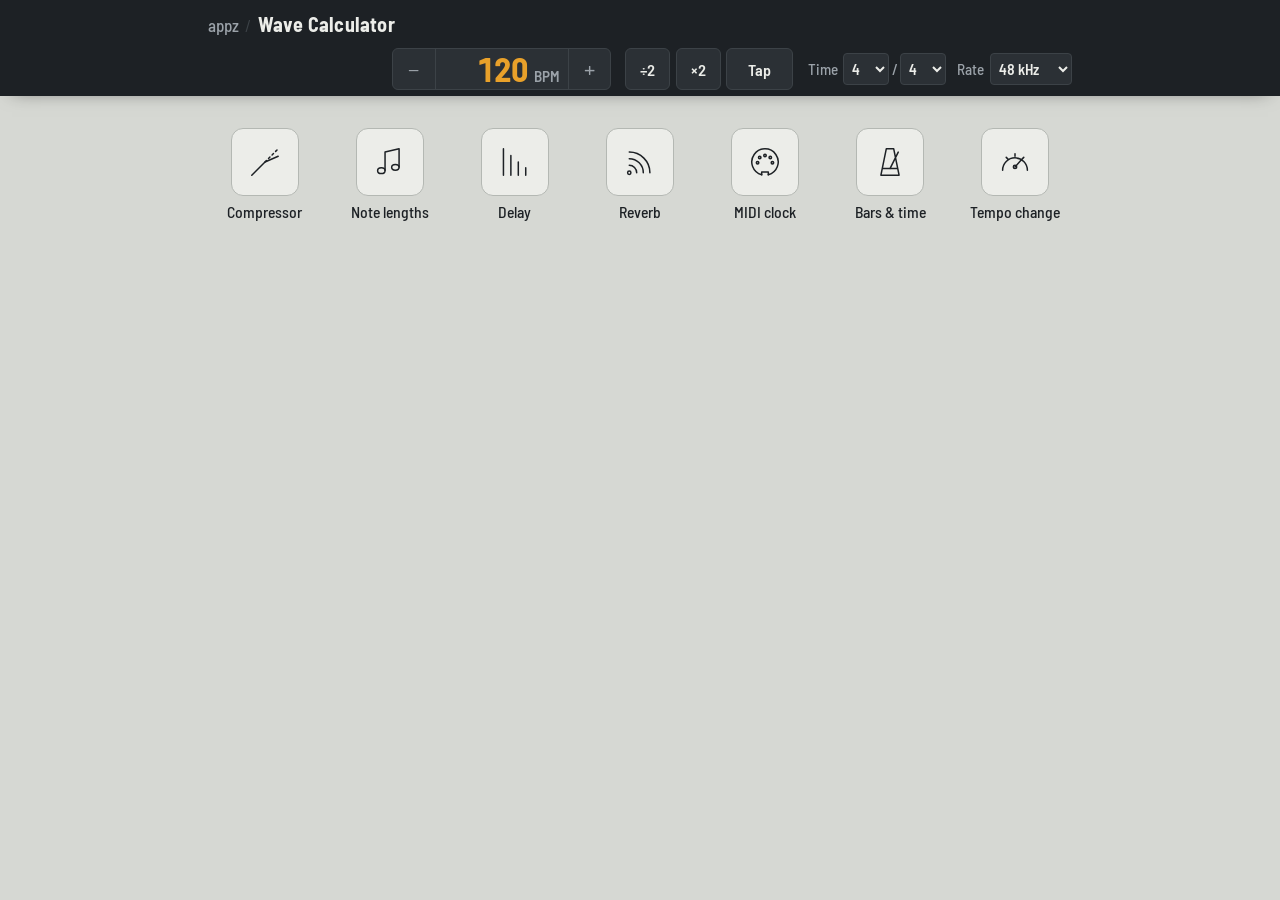
<file: wave-calculator/index.html>
<!DOCTYPE html>
<html lang="en">
<head>
<meta charset="utf-8">
<meta name="viewport" content="width=device-width, initial-scale=1, viewport-fit=cover">
<title>Wave Calculator</title>
<meta name="description" content="Tempo calculators on one shared BPM: compressor attack and release, note lengths, delay and reverb times, MIDI clock ticks, bars to time, and tempo changes.">
<link rel="icon" href="data:image/svg+xml,<svg xmlns='http://www.w3.org/2000/svg' viewBox='0 0 32 32'><rect width='32' height='32' rx='6' fill='%231D2125'/><path d='M4 8 L10 8 Q12 22 16 22 Q20 22 22 8 L28 8' fill='none' stroke='%23F0A52B' stroke-width='3' stroke-linecap='round'/></svg>">
<link rel="preconnect" href="https://fonts.googleapis.com">
<link rel="preconnect" href="https://fonts.gstatic.com" crossorigin>
<link href="https://fonts.googleapis.com/css2?family=Barlow+Semi+Condensed:wght@400;500;600;700&display=swap" rel="stylesheet">
<link rel="stylesheet" href="styles.css">
<script>
  // Phones have no console: show the first script error on the page instead.
  addEventListener('error', (e) => {
    if (document.querySelector('.oops') || !e.message) return;
    const p = document.createElement('p');
    p.className = 'oops';
    p.setAttribute('role', 'alert');
    p.textContent = 'Something went wrong (' + e.message + (e.filename ? ', ' + e.filename.split('/').pop() + ':' + e.lineno : '') + '). Reloading usually fixes it.';
    (document.querySelector('main') || document.body).prepend(p);
  });
</script>
</head>
<body>
<header class="top">
  <div class="top-inner">
    <div class="brand"><a href="../" class="home" aria-label="Back to appz">appz</a><span class="sep">/</span><h1>Wave Calculator</h1></div>

    <div class="tempo" role="group" aria-label="Tempo, shared by every calculator">
      <div class="bpm">
        <button type="button" id="bpmDown" class="step" aria-label="One BPM slower (shift: 0.1)">−</button>
        <label class="bpm-field">
          <span class="visually-hidden">Tempo in BPM</span>
          <input id="bpm" type="number" step="0.001" inputmode="decimal" autocomplete="off">
          <span class="bpm-unit" aria-hidden="true">BPM</span>
        </label>
        <button type="button" id="bpmUp" class="step" aria-label="One BPM faster (shift: 0.1)">+</button>
      </div>
      <div class="tools">
        <button type="button" id="half" class="tool" aria-label="Half time">÷2</button>
        <button type="button" id="double" class="tool" aria-label="Double time">×2</button>
        <button type="button" id="tap" class="tool tap" title="Tap along, or press T">Tap</button>
      </div>
      <div class="context">
        <label class="ctx">Time <span class="sig"><select id="sigNum" aria-label="Beats per bar"></select><span aria-hidden="true">/</span><select id="sigDen" aria-label="Beat value"></select></span></label>
        <label class="ctx">Rate <select id="rate" aria-label="Sample rate"></select></label>
      </div>
    </div>
  </div>
  <nav class="appbar" id="appbar" aria-label="Calculator" hidden>
    <a href="#" class="apps-btn" aria-label="All calculators"><svg viewBox="0 0 20 20" aria-hidden="true" focusable="false"><g fill="none" stroke="currentColor" stroke-width="1.5"><rect x="2.75" y="2.75" width="5.5" height="5.5" rx="1.5"/><rect x="11.75" y="2.75" width="5.5" height="5.5" rx="1.5"/><rect x="2.75" y="11.75" width="5.5" height="5.5" rx="1.5"/><rect x="11.75" y="11.75" width="5.5" height="5.5" rx="1.5"/></g></svg><span>Apps</span></a>
    <span class="app-current"><span id="appIcon"></span><span id="appTitle"></span></span>
  </nav>
</header>

<main>
  <section id="home" class="home" aria-label="Calculators"></section>
  <div id="modes"></div>
</main>

<!-- Core first, then one file per mode (icon order = script order), then the shell. -->
<script src="js/core.js"></script>
<script src="js/ui.js"></script>
<script src="js/modes/compressor.js"></script>
<script src="js/modes/notes.js"></script>
<script src="js/modes/delay.js"></script>
<script src="js/modes/reverb.js"></script>
<script src="js/modes/midi-clock.js"></script>
<script src="js/modes/bars.js"></script>
<script src="js/modes/retempo.js"></script>
<script src="js/app.js"></script>
</body>
</html>
</file>
<file: tempo-desk/styles.css>
/* Tempo Desk — one stylesheet: tokens, the shell, then shared components,
 * then the few pieces a single mode owns (plot, ruler). */

:root {
  --panel: #D6D8D3; --surface: #ECEDE9; --well: #F7F7F4; --ink: #1D2125; --muted: #596067;
  --line: #B4B8B3; --amber: #B86E00; --amber-fill: #E9A12A; --teal: #00706A; --teal-soft: #CFE6E3;
  --bar: #1D2125; --bar-ink: #ECEDE9; --bar-muted: #9BA2A9; --bar-line: #3C4247; --bar-well: #2B3035;
  color-scheme: light;
}
@media (prefers-color-scheme: dark) {
  :root:not([data-theme="light"]) {
    --panel: #1B1E21; --surface: #25292D; --well: #15181A; --ink: #E8E9E5; --muted: #9BA2A9;
    --line: #3C4247; --amber: #F0A52B; --amber-fill: #F0A52B; --teal: #45C9BC; --teal-soft: #16393A;
    --bar: #0F1113; --bar-ink: #E8E9E5; --bar-muted: #8C949B; --bar-line: #2E3338; --bar-well: #1B1E21;
    color-scheme: dark;
  }
}
:root[data-theme="dark"] {
  --panel: #1B1E21; --surface: #25292D; --well: #15181A; --ink: #E8E9E5; --muted: #9BA2A9;
  --line: #3C4247; --amber: #F0A52B; --amber-fill: #F0A52B; --teal: #45C9BC; --teal-soft: #16393A;
  --bar: #0F1113; --bar-ink: #E8E9E5; --bar-muted: #8C949B; --bar-line: #2E3338; --bar-well: #1B1E21;
  color-scheme: dark;
}

*, *::before, *::after { box-sizing: border-box; }
body {
  margin: 0; background: var(--panel); color: var(--ink);
  font-family: "Barlow Semi Condensed", "Arial Narrow", "Helvetica Neue", Arial, sans-serif;
  font-size: 1.0625rem; line-height: 1.45; font-variant-numeric: tabular-nums;
  -webkit-text-size-adjust: 100%;
}
[hidden] { display: none !important; }
.visually-hidden { position: absolute; width: 1px; height: 1px; overflow: hidden; clip: rect(0 0 0 0); white-space: nowrap; }
:focus-visible { outline: 2px solid var(--amber); outline-offset: 2px; }

/* ------------------------------------------------------------ tempo bar */

.top {
  position: sticky; top: 0; z-index: 10;
  background: var(--bar); color: var(--bar-ink);
  padding-top: env(safe-area-inset-top, 0px);
  box-shadow: 0 6px 18px -12px rgba(0, 0, 0, .6);
}
.top-inner {
  max-width: 56rem; margin: 0 auto; padding: .7rem 1rem .4rem;
  display: flex; flex-wrap: wrap; align-items: center; gap: .6rem 1.25rem;
}
.brand { display: flex; align-items: baseline; gap: .4rem; flex: 0 0 auto; }
.brand h1 { font-size: 1.25rem; margin: 0; font-weight: 700; letter-spacing: .01em; }
.home { color: var(--bar-muted); text-decoration: none; font-weight: 500; }
.home:hover { color: var(--bar-ink); }
.sep { color: var(--bar-line); }

.tempo { display: flex; flex-wrap: wrap; align-items: center; gap: .5rem .9rem; flex: 1 1 auto; justify-content: flex-end; }
.bpm { display: flex; align-items: stretch; border: 1px solid var(--bar-line); border-radius: 6px; overflow: hidden; background: var(--bar-well); }
.bpm .step {
  font: inherit; font-size: 1.5rem; line-height: 1; width: 2.6rem; border: 0; cursor: pointer;
  background: transparent; color: var(--bar-muted);
}
.bpm .step:hover { color: var(--bar-ink); background: var(--bar-line); }
.bpm-field { display: flex; align-items: baseline; gap: .3rem; padding: 0 .3rem; border-left: 1px solid var(--bar-line); border-right: 1px solid var(--bar-line); }
.bpm-field input {
  font: inherit; font-size: 2.1rem; font-weight: 700; line-height: 1.1; letter-spacing: -.02em;
  width: 5.2ch; background: transparent; border: 0; color: var(--amber-fill); text-align: right;
  padding: .1rem 0; font-variant-numeric: tabular-nums; -moz-appearance: textfield; appearance: textfield;
}
.bpm-field input::-webkit-inner-spin-button, .bpm-field input::-webkit-outer-spin-button { -webkit-appearance: none; margin: 0; }
.bpm-field input:focus-visible { outline: none; }
.bpm-field:focus-within { box-shadow: inset 0 -2px 0 var(--amber-fill); }
.bpm-field input[aria-invalid] { color: #E5654B; }
.bpm-unit { color: var(--bar-muted); font-weight: 600; font-size: .95rem; padding-right: .2rem; }

.tools { display: flex; gap: .35rem; }
.tool {
  font: inherit; font-weight: 600; font-size: 1rem; min-width: 2.8rem; padding: .45rem .7rem; cursor: pointer;
  color: var(--bar-ink); background: var(--bar-well); border: 1px solid var(--bar-line); border-radius: 6px;
  touch-action: manipulation; user-select: none; -webkit-user-select: none;
}
.tool:hover { border-color: var(--bar-muted); }
.tap { min-width: 4.2rem; }
.tap.flash { animation: tap .18s ease-out; }
@keyframes tap { from { background: var(--amber-fill); color: var(--bar); } }
@media (prefers-reduced-motion: reduce) { .tap.flash { animation: none; } }

.context { display: flex; gap: .7rem; }
.ctx { display: flex; align-items: center; gap: .35rem; color: var(--bar-muted); font-size: .95rem; font-weight: 500; }
.ctx select {
  font: inherit; font-weight: 600; color: var(--bar-ink); background: var(--bar-well);
  border: 1px solid var(--bar-line); border-radius: 4px; padding: .3rem .25rem;
}
.sig { display: inline-flex; align-items: center; gap: .15rem; }

.readout {
  flex: 1 0 100%; margin: 0; display: flex; flex-wrap: wrap; gap: .1rem 1.1rem; justify-content: flex-end;
  color: var(--bar-muted); font-size: .95rem;
}
.readout b { color: var(--bar-ink); font-weight: 600; }

.tabs {
  max-width: 56rem; margin: 0 auto; padding: 0 1rem; display: flex; gap: .15rem;
  overflow-x: auto; scrollbar-width: none;
}
.tabs::-webkit-scrollbar { display: none; }
.tabs a {
  flex: 0 0 auto; color: var(--bar-muted); text-decoration: none; font-weight: 600; white-space: nowrap;
  padding: .55rem .85rem .6rem; border-radius: 6px 6px 0 0;
}
.tabs a:hover { color: var(--bar-ink); }
.tabs a[aria-current="page"] { background: var(--panel); color: var(--ink); }

/* ------------------------------------------------------------ page */

main { max-width: 56rem; margin: 0 auto; padding: 1.25rem 1rem 4rem; padding-bottom: calc(4rem + env(safe-area-inset-bottom, 0px)); }
.summary { color: var(--muted); margin: 0 0 .25rem; font-size: 1.1rem; }
.foot { color: var(--muted); font-size: .95rem; margin-top: 2rem; }

.block { background: var(--surface); border: 1px solid var(--line); border-radius: 6px; padding: 1.25rem; margin-top: 1.25rem; }
.block h2 { font-size: 1.3rem; font-weight: 600; margin: 0 0 .4rem; }
.block h3 { font-size: 1.05rem; font-weight: 600; margin: 1.5rem 0 .4rem; }
.lede { color: var(--muted); max-width: 42rem; margin: 0 0 1rem; }

.fields { display: flex; flex-wrap: wrap; gap: 1rem 1.25rem; align-items: flex-end; }
.field { display: flex; flex-direction: column; gap: .3rem; min-width: 8rem; flex: 1 1 8rem; }
.field label, .seg-label { font-size: .95rem; color: var(--muted); font-weight: 500; }
.unit { color: var(--muted); font-weight: 400; }
.field input, .field select {
  font: inherit; font-size: 1.3rem; font-weight: 600; color: var(--ink);
  background: var(--well); border: 1px solid var(--line); border-radius: 4px;
  padding: .45rem .6rem; width: 100%; font-variant-numeric: tabular-nums;
}
.field select { font-size: 1.1rem; padding: .6rem .5rem; }
.field input[aria-invalid] { border-color: var(--amber); box-shadow: inset 0 0 0 1px var(--amber); }

.seg-row { display: flex; flex-wrap: wrap; gap: 0 1.75rem; }
.seg-wrap { margin-top: 1.1rem; }
.seg { display: flex; flex-wrap: wrap; margin-top: .35rem; border: 1px solid var(--line); border-radius: 4px; overflow: hidden; width: fit-content; max-width: 100%; }
.seg button {
  font: inherit; font-size: 1rem; font-weight: 500; color: var(--ink); background: var(--well);
  border: 0; border-right: 1px solid var(--line); padding: .45rem .8rem; cursor: pointer;
}
.seg button:last-child { border-right: 0; }
.seg button[aria-pressed="true"] { background: var(--ink); color: var(--surface); }

.answer { margin-top: 1.25rem; padding-top: 1.1rem; border-top: 1px solid var(--line); display: flex; flex-wrap: wrap; align-items: flex-end; gap: .75rem 2rem; }
.figures { display: flex; flex-wrap: wrap; gap: .75rem 2rem; }
.figure { display: flex; flex-direction: column; }
.fig-label { color: var(--muted); font-weight: 500; font-size: .95rem; }
.fig-sub { color: var(--muted); font-size: .95rem; }
.big { font-size: 3rem; font-weight: 700; line-height: 1; letter-spacing: -.02em; white-space: nowrap; }
.big .unit { font-size: 1.4rem; margin-left: .2rem; letter-spacing: 0; }
.side { color: var(--muted); flex: 1 1 16rem; }
.side b { color: var(--ink); font-weight: 600; }

.verdict { margin: 1.1rem 0 0; font-size: 1.15rem; max-width: 44rem; }
.verdict:empty { display: none; }
.verdict b { font-weight: 700; }
.verdict .t { color: var(--teal); font-weight: 700; }
.warn { color: var(--amber); font-weight: 600; }

.btn, .chip {
  font: inherit; font-weight: 600; color: var(--ink); background: var(--well); cursor: pointer;
  border: 1px solid var(--line); border-radius: 4px; padding: .4rem .8rem;
}
.btn:hover, .chip:hover { border-color: var(--ink); }
.chips { display: flex; flex-wrap: wrap; gap: .4rem; margin-top: 1rem; }
.chip { font-weight: 500; }
.chip b { font-weight: 700; }
.chip[aria-pressed="true"] { background: var(--ink); color: var(--surface); border-color: var(--ink); }
.link { font: inherit; font-weight: 600; color: var(--teal); background: none; border: 0; padding: 0; cursor: pointer; text-decoration: underline; text-underline-offset: 3px; }

.table-scroll { overflow-x: auto; margin-top: .5rem; }
table { border-collapse: collapse; width: 100%; min-width: 26rem; }
th, td { text-align: right; padding: .5rem .75rem; border-bottom: 1px solid var(--line); white-space: nowrap; }
th:first-child, td:first-child { text-align: left; padding-left: 0; }
th:last-child, td:last-child { padding-right: 0; }
th { font-weight: 500; color: var(--muted); font-size: .95rem; }
tr.hl td { font-weight: 700; }
tr.hl td:first-child { box-shadow: inset 3px 0 0 var(--amber-fill); padding-left: .6rem; }
tr.closest td:first-child::after { content: " closest"; color: var(--amber); font-weight: 600; margin-left: .4rem; }
.tag { font-size: .8rem; font-weight: 600; color: var(--teal); text-transform: uppercase; letter-spacing: .04em; margin-left: .3rem; }
.dim { color: var(--line); }
.options { margin-top: 1.25rem; }

/* ------------------------------------------------------------ compressor plot */

.plot { margin-top: 1.25rem; overflow: hidden; }
.plot svg { display: block; }
.p-hit { fill: var(--amber-fill); opacity: .22; }
.p-beat { stroke: var(--line); stroke-width: 1; }
.p-bar { stroke: var(--muted); stroke-width: 1.5; }
.p-area { fill: var(--teal-soft); }
.p-line { fill: none; stroke: var(--teal); stroke-width: 2; stroke-linejoin: round; }
.p-due { stroke: var(--amber); stroke-width: 1.5; stroke-dasharray: 4 3; }
.p-due-lbl { fill: var(--amber); font-size: 13px; font-weight: 600; }
.p-lbl { fill: var(--muted); font-size: 13px; }

/* ------------------------------------------------------------ MIDI clock ruler */

.ruler-scroll { overflow-x: auto; margin-top: 1.5rem; }
.ruler { position: relative; height: 118px; margin: 0 28px; min-width: 420px; }
.ruler .base { position: absolute; left: 0; right: 0; top: 70px; height: 2px; background: var(--ink); }
.mark { position: absolute; top: 52px; width: 2px; height: 18px; margin-left: -1px; background: var(--ink); }
.mark.beat { top: 40px; height: 30px; }
.mark.near { background: var(--amber-fill); width: 4px; margin-left: -2px; top: 34px; height: 36px; }
.mark-label { position: absolute; top: 78px; transform: translateX(-50%); font-size: .9rem; color: var(--muted); white-space: nowrap; }
.mark-label.near { color: var(--amber); font-weight: 700; }
.ruler .span { position: absolute; top: 60px; height: 10px; left: 0; background: var(--teal-soft); }
.delay { position: absolute; top: 22px; height: 50px; width: 2px; margin-left: -1px; background: var(--teal); transition: left .25s ease; }
.delay-flag { position: absolute; top: 0; transform: translateX(-50%); background: var(--teal); color: var(--surface); font-weight: 600; font-size: .95rem; padding: .05rem .5rem; border-radius: 3px; white-space: nowrap; transition: left .25s ease; }
.ruler-caption { position: absolute; top: 98px; left: 0; font-size: .9rem; color: var(--muted); }
@media (prefers-reduced-motion: reduce) { .delay, .delay-flag { transition: none; } }

/* ------------------------------------------------------------ small screens */

@media (max-width: 40rem) {
  .top-inner { padding: .55rem .75rem .3rem; gap: .5rem; }
  .brand { flex: 1 0 100%; }
  .brand h1 { font-size: 1.1rem; }
  .tempo { justify-content: flex-start; gap: .45rem .5rem; }
  .bpm .step { width: 2.1rem; }
  .bpm-field input { font-size: 1.8rem; width: 4.4ch; }
  .tool { min-width: 2.4rem; padding: .4rem .5rem; }
  .tap { min-width: 3.4rem; }
  .readout { display: none; }
  .tabs { padding: 0 .75rem; }
  main { padding-left: .75rem; padding-right: .75rem; }
  .block { padding: 1rem; }
  .big { font-size: 2.4rem; }
}

.caption { color: var(--muted); font-size: .9rem; margin: .4rem 0 0; }
.key { display: inline-block; width: .8rem; height: .8rem; border-radius: 2px; vertical-align: -.05rem; margin: 0 .35rem 0 0; }
.key-hit { background: var(--amber-fill); opacity: .5; }
.key-gr { background: var(--teal-soft); border: 1.5px solid var(--teal); margin-left: .6rem; }
.p-hit { opacity: .3; }
</file>
<file: wave-calculator/styles.css>
/* Wave Calculator — one stylesheet: tokens, the shell, then shared components,
 * then the few pieces a single mode owns (plot, ruler). */

:root {
  --panel: #D6D8D3; --surface: #ECEDE9; --well: #F7F7F4; --ink: #1D2125; --muted: #596067;
  --line: #B4B8B3; --amber: #B86E00; --amber-fill: #E9A12A; --teal: #00706A; --teal-soft: #CFE6E3;
  --bar: #1D2125; --bar-ink: #ECEDE9; --bar-muted: #9BA2A9; --bar-line: #3C4247; --bar-well: #2B3035;
  color-scheme: light;
}
@media (prefers-color-scheme: dark) {
  :root:not([data-theme="light"]) {
    --panel: #1B1E21; --surface: #25292D; --well: #15181A; --ink: #E8E9E5; --muted: #9BA2A9;
    --line: #3C4247; --amber: #F0A52B; --amber-fill: #F0A52B; --teal: #45C9BC; --teal-soft: #16393A;
    --bar: #0F1113; --bar-ink: #E8E9E5; --bar-muted: #8C949B; --bar-line: #2E3338; --bar-well: #1B1E21;
    color-scheme: dark;
  }
}
:root[data-theme="dark"] {
  --panel: #1B1E21; --surface: #25292D; --well: #15181A; --ink: #E8E9E5; --muted: #9BA2A9;
  --line: #3C4247; --amber: #F0A52B; --amber-fill: #F0A52B; --teal: #45C9BC; --teal-soft: #16393A;
  --bar: #0F1113; --bar-ink: #E8E9E5; --bar-muted: #8C949B; --bar-line: #2E3338; --bar-well: #1B1E21;
  color-scheme: dark;
}

*, *::before, *::after { box-sizing: border-box; }
body {
  margin: 0; background: var(--panel); color: var(--ink);
  font-family: "Barlow Semi Condensed", "Arial Narrow", "Helvetica Neue", Arial, sans-serif;
  font-size: 1.0625rem; line-height: 1.45; font-variant-numeric: tabular-nums;
  -webkit-text-size-adjust: 100%;
}
[hidden] { display: none !important; }
.visually-hidden { position: absolute; width: 1px; height: 1px; overflow: hidden; clip: rect(0 0 0 0); white-space: nowrap; }
:focus-visible { outline: 2px solid var(--amber); outline-offset: 2px; }

/* ------------------------------------------------------------ tempo bar */

.top {
  position: sticky; top: 0; z-index: 10;
  background: var(--bar); color: var(--bar-ink);
  padding-top: env(safe-area-inset-top, 0px);
  box-shadow: 0 6px 18px -12px rgba(0, 0, 0, .6);
}
.top-inner {
  max-width: 56rem; margin: 0 auto; padding: .6rem 1rem .35rem;
  display: flex; flex-wrap: wrap; align-items: center; gap: .6rem 1.25rem;
}
.brand { display: flex; align-items: baseline; gap: .4rem; flex: 0 0 auto; }
.brand h1 { font-size: 1.25rem; margin: 0; font-weight: 700; letter-spacing: .01em; }
.home { color: var(--bar-muted); text-decoration: none; font-weight: 500; }
.home:hover { color: var(--bar-ink); }
.sep { color: var(--bar-line); }

.tempo { display: flex; flex-wrap: wrap; align-items: stretch; gap: .5rem .9rem; flex: 1 1 auto; justify-content: flex-end; }
.bpm { display: flex; align-items: stretch; border: 1px solid var(--bar-line); border-radius: 6px; overflow: hidden; background: var(--bar-well); }
.bpm .step {
  font: inherit; font-size: 1.5rem; line-height: 1; width: 2.6rem; border: 0; cursor: pointer;
  background: transparent; color: var(--bar-muted);
}
.bpm .step:hover { color: var(--bar-ink); background: var(--bar-line); }
.bpm-field { display: flex; align-items: baseline; gap: .3rem; padding: 0 .3rem; border-left: 1px solid var(--bar-line); border-right: 1px solid var(--bar-line); }
.bpm-field input {
  font: inherit; font-size: 2.1rem; font-weight: 700; line-height: 1.1; letter-spacing: -.02em;
  width: 5.2ch; background: transparent; border: 0; color: var(--amber-fill); text-align: right;
  padding: .1rem 0; font-variant-numeric: tabular-nums; -moz-appearance: textfield; appearance: textfield;
}
.bpm-field input::-webkit-inner-spin-button, .bpm-field input::-webkit-outer-spin-button { -webkit-appearance: none; margin: 0; }
.bpm-field input:focus-visible { outline: none; }
.bpm-field:focus-within { box-shadow: inset 0 -2px 0 var(--amber-fill); }
.bpm-field input[aria-invalid] { color: #E5654B; }
.bpm-unit { color: var(--bar-muted); font-weight: 600; font-size: .95rem; padding-right: .2rem; }

.tools { display: flex; gap: .35rem; }
.tool {
  font: inherit; font-weight: 600; font-size: 1rem; min-width: 2.8rem; padding: .45rem .7rem; cursor: pointer;
  color: var(--bar-ink); background: var(--bar-well); border: 1px solid var(--bar-line); border-radius: 6px;
  touch-action: manipulation; user-select: none; -webkit-user-select: none;
}
.tool:hover { border-color: var(--bar-muted); }
.tap { min-width: 4.2rem; }
.tap.flash { animation: tap .18s ease-out; }
@keyframes tap { from { background: var(--amber-fill); color: var(--bar); } }
@media (prefers-reduced-motion: reduce) { .tap.flash { animation: none; } }

.context { display: flex; align-items: center; gap: .7rem; }
.ctx { display: flex; align-items: center; gap: .35rem; color: var(--bar-muted); font-size: .95rem; font-weight: 500; }
.ctx select {
  font: inherit; font-weight: 600; color: var(--bar-ink); background: var(--bar-well);
  border: 1px solid var(--bar-line); border-radius: 4px; padding: .3rem .25rem;
}
.sig { display: inline-flex; align-items: center; gap: .15rem; }

/* Inside an app: a way back to the grid, and which app this is. */
.appbar {
  max-width: 56rem; margin: 0 auto; padding: .15rem 1rem .45rem;
  display: flex; align-items: center; gap: .75rem;
}
.apps-btn {
  display: inline-flex; align-items: center; gap: .4rem; flex: 0 0 auto;
  color: var(--bar-ink); text-decoration: none; font-weight: 500;
  border: 1px solid var(--bar-line); border-radius: 7px; padding: .25rem .7rem .25rem .55rem;
}
.apps-btn svg { width: 1rem; height: 1rem; }
.apps-btn:hover { border-color: var(--bar-muted); }
.app-current { display: flex; align-items: center; gap: .5rem; min-width: 0; font-weight: 600; font-size: 1.1rem; }
#appIcon { display: flex; }
#appTitle { overflow: hidden; text-overflow: ellipsis; white-space: nowrap; }

/* ------------------------------------------------------------ home: the app grid */

.apps {
  list-style: none; margin: 0; padding: 1rem 0 .5rem;
  display: grid; grid-template-columns: repeat(auto-fill, minmax(6.5rem, 1fr)); gap: 1.5rem .75rem;
}
.app {
  display: flex; flex-direction: column; align-items: center; gap: .45rem;
  color: var(--ink); text-decoration: none; border-radius: 14px; padding: .25rem 0;
  -webkit-tap-highlight-color: transparent;
}
.app-name { font-weight: 500; font-size: .98rem; line-height: 1.15; text-align: center; }
.icon {
  display: block; flex: 0 0 auto; width: 4.25rem; height: 4.25rem; border-radius: 12px;
  color: var(--ink); background: var(--surface); border: 1px solid var(--line);
}
.icon svg {
  display: block; width: 100%; height: 100%; padding: 20%; overflow: visible;
  fill: none; stroke: currentColor; stroke-width: 1.5; stroke-linecap: round; stroke-linejoin: round;
}
.icon svg * { vector-effect: non-scaling-stroke; }
.icon.small { width: 1.9rem; height: 1.9rem; border-radius: 7px; color: var(--bar-ink); background: none; border-color: var(--bar-line); }
.icon.small svg { padding: 16%; }
.app:hover .icon { border-color: var(--ink); }
.app:focus-visible { outline: none; }
.app:focus-visible .icon { outline: 2px solid var(--amber); outline-offset: 3px; }

/* Opening an app grows it in from the grid. */
.mode.opening { animation: open .22s cubic-bezier(.2, .8, .2, 1); }
@keyframes open { from { opacity: 0; transform: scale(.97) translateY(6px); } }
@media (prefers-reduced-motion: reduce) { .mode.opening { animation: none; } }

/* ------------------------------------------------------------ page */

.oops { margin: 0 0 .75rem; padding: .6rem .8rem; border: 1px solid var(--amber); border-radius: 6px; color: var(--ink); background: var(--surface); }

main { max-width: 56rem; margin: 0 auto; padding: .75rem 1rem 1.5rem; padding-bottom: calc(1.5rem + env(safe-area-inset-bottom, 0px)); }

.block { background: var(--surface); border: 1px solid var(--line); border-radius: 6px; padding: 1rem; }
.block + .block { margin-top: .75rem; }

.fields { display: flex; flex-wrap: wrap; gap: .75rem 1rem; align-items: flex-start; }
.field { display: flex; flex-direction: column; gap: .2rem; min-width: 9rem; flex: 1 1 9rem; }
.field > label, .seg-label { font-size: .95rem; color: var(--muted); font-weight: 500; }
.unit { color: var(--muted); font-weight: 400; }
.field input, .field select {
  font: inherit; font-size: 1.2rem; font-weight: 600; color: var(--ink);
  background: var(--well); border: 1px solid var(--line); border-radius: 4px;
  padding: .35rem .6rem; width: 100%; font-variant-numeric: tabular-nums;
}
.field select { font-size: 1.1rem; padding: .4rem .5rem; }
.field input[aria-invalid] { border-color: var(--amber); box-shadow: inset 0 0 0 1px var(--amber); }

.note-value { display: flex; flex-direction: column; gap: .3rem; }
.note-value .seg { width: 100%; }
.note-value .seg button { flex: 1 1 0; padding: .3rem .15rem; font-size: .95rem; min-width: 0; }

.seg-wrap { margin-top: .75rem; }
.seg { display: flex; margin-top: .35rem; border: 1px solid var(--line); border-radius: 4px; overflow: hidden; width: fit-content; max-width: 100%; }
.note-value .seg { margin-top: 0; }
.seg button {
  font: inherit; font-size: 1rem; font-weight: 500; color: var(--ink); background: var(--well);
  border: 0; border-right: 1px solid var(--line); padding: .4rem .8rem; cursor: pointer;
}
.seg button:last-child { border-right: 0; }
.seg button[aria-pressed="true"] { background: var(--ink); color: var(--surface); }
.seg button:disabled { cursor: default; color: var(--muted); background: var(--well); opacity: .5; }

/* Converters: two sides and what joins them, like a unit converter. */
.conv { display: grid; grid-template-columns: 1fr auto 1fr; gap: .75rem 1rem; align-items: start; }
.conv-side { display: flex; flex-direction: column; gap: .75rem; min-width: 0; }
.conv-side .field { min-width: 0; flex: 0 0 auto; }
.conv-op { align-self: start; margin-top: 1.75rem; font-size: 1.6rem; font-weight: 600; color: var(--muted); line-height: 1; padding: 0 .2rem; }
.swap {
  font-family: inherit; width: 2.6rem; height: 2.6rem; padding: 0; cursor: pointer; color: var(--ink);
  background: var(--well); border: 1px solid var(--line); border-radius: 50%;
}
.swap:hover:not(:disabled) { border-color: var(--ink); }
.swap:disabled { opacity: .4; cursor: default; }

/* The toggle between converters sharing one card. */
.seg.switch { margin: 0 0 .9rem; }
.seg.switch button { font-weight: 600; padding: .4rem 1rem; }

/* Results: always a table, always in the same place under the inputs. */
.results { margin-top: .75rem; overflow-x: auto; }
table { border-collapse: collapse; width: 100%; table-layout: fixed; }
th, td { text-align: right; padding: .38rem .75rem; border-bottom: 1px solid var(--line); white-space: nowrap; }
th:first-child, td:first-child { text-align: left; padding-left: 0; }
th:last-child, td:last-child { padding-right: 0; }
thead th { font-weight: 500; color: var(--muted); font-size: .95rem; }
tbody td { font-weight: 600; }
tbody td:first-child { font-weight: 500; }
tr.hl td { font-weight: 700; }
tr.hl td:first-child { box-shadow: inset 3px 0 0 var(--amber-fill); padding-left: .6rem; }
.pairs { border-top: 2px solid var(--ink); }
.pairs th { font-weight: 500; color: var(--muted); text-align: left; padding-left: 0; }
.pairs td { font-weight: 600; }
.pairs tr.main td { font-size: 1.4rem; font-weight: 700; line-height: 1.2; }
.pairs tr.main th { color: var(--ink); }
.dim { color: var(--line); }
.warn { color: var(--amber); font-weight: 600; font-size: 1rem; }
.note { color: var(--muted); font-size: .9rem; line-height: 1.3; margin: .4rem 0 0; }

.btn {
  font: inherit; font-weight: 600; color: var(--ink); background: var(--well); cursor: pointer;
  border: 1px solid var(--line); border-radius: 4px; padding: .4rem .8rem;
}
.btn:hover { border-color: var(--ink); }
.btn-set { font-size: .95rem; padding: .1rem .55rem; margin-left: .5rem; vertical-align: .15em; }

/* Minutes and seconds on one line: a narrow minutes box, a colon, seconds. */
.clock { display: flex; align-items: center; gap: .25rem; }
.field .clock input.clock-min { flex: 0 0 3.2rem; text-align: right; padding-left: .3rem; padding-right: .4rem; }
.field .clock input { flex: 1 1 auto; min-width: 0; }
.clock-sep { font-size: 1.2rem; font-weight: 700; color: var(--muted); }

/* ------------------------------------------------------------ compressor plot */

.plot { margin-top: .4rem; overflow: hidden; }
.plot-head { display: flex; align-items: center; gap: .4rem; margin-top: .75rem; }
.plot-head label { font-size: .95rem; color: var(--muted); font-weight: 500; white-space: nowrap; }
.plot-head .note-value { flex-direction: row; flex: 1 1 auto; min-width: 0; max-width: 20rem; }
.plot-head select {
  font: inherit; font-weight: 600; color: var(--ink); background: var(--well);
  border: 1px solid var(--line); border-radius: 4px; padding: .25rem .3rem;
}
.plot-gap { margin-left: auto; font-weight: 600; white-space: nowrap; }
.plot svg { display: block; }
.p-hit { fill: var(--amber-fill); opacity: .22; }
.p-beat { stroke: var(--line); stroke-width: 1; }
.p-bar { stroke: var(--muted); stroke-width: 1.5; }
.p-area { fill: var(--teal-soft); }
.p-line { fill: none; stroke: var(--teal); stroke-width: 2; stroke-linejoin: round; }
.p-lbl { fill: var(--muted); font-size: 13px; }

/* ------------------------------------------------------------ MIDI clock ruler */

.ruler-wrap { margin-top: .75rem; padding: 0 1.5rem; overflow: hidden; }
.ruler { position: relative; height: 96px; }
.ruler .base { position: absolute; left: 0; right: 0; top: 70px; height: 2px; background: var(--ink); }
.mark { position: absolute; top: 52px; width: 2px; height: 18px; margin-left: -1px; background: var(--ink); }
.mark.beat { top: 40px; height: 30px; }
.mark.near { background: var(--amber-fill); width: 4px; margin-left: -2px; top: 34px; height: 36px; }
.mark-label { position: absolute; top: 78px; transform: translateX(-50%); font-size: .9rem; color: var(--muted); white-space: nowrap; }
.mark-label.near { color: var(--amber); font-weight: 700; }
.ruler .span { position: absolute; top: 60px; height: 10px; left: 0; background: var(--teal-soft); }
.delay { position: absolute; top: 22px; height: 50px; width: 2px; margin-left: -1px; background: var(--teal); transition: left .25s ease; }
.delay-flag { position: absolute; top: 0; transform: translateX(-50%); background: var(--teal); color: var(--surface); font-weight: 600; font-size: .95rem; padding: .05rem .5rem; border-radius: 3px; white-space: nowrap; transition: left .25s ease; }
@media (prefers-reduced-motion: reduce) { .delay, .delay-flag { transition: none; } }

/* ------------------------------------------------------------ small screens */

@media (max-width: 40rem) {
  .top-inner { padding: .5rem 1rem .3rem; gap: .45rem; }
  .brand { flex: 1 0 100%; }
  .brand h1 { font-size: 1.1rem; }
  /* Every row of the bar spans the full width: BPM and Time on the left, the tools and Rate flush right. */
  .tempo { flex: 1 0 100%; gap: .45rem .4rem; justify-content: flex-start; }
  .tools { margin-left: auto; }
  .bpm .step { width: 2.1rem; }
  .bpm-field input { font-size: 1.8rem; width: 4.4ch; }
  .tool { min-width: 2.5rem; padding: .35rem .5rem; }
  .tap { min-width: 3.4rem; }
  .context { flex: 1 0 100%; justify-content: space-between; }
  .conv { gap: .6rem .5rem; }
  .conv-op { padding: 0; }
  .appbar { padding: .1rem .75rem .4rem; }
  .apps { grid-template-columns: repeat(4, 1fr); gap: 1.25rem .4rem; padding-top: .75rem; }
  .icon { width: 3.75rem; height: 3.75rem; }
  .app-name { font-size: .9rem; }
  main { padding: .6rem .75rem 1rem; }
  .block { padding: .75rem; }
  .fields { gap: .6rem .6rem; }
  .field { min-width: 0; flex-basis: 8rem; }
  th, td { padding: .32rem .4rem; }
  .pairs tr.main td { font-size: 1.25rem; }
  .note-value .seg button { font-size: .88rem; }
  .plot-head { gap: .35rem; }
  .plot-head .note-value .seg button { padding: .25rem .1rem; font-size: .85rem; }
  .plot-head select { padding: .25rem .1rem; }
  .plot-gap { font-size: .95rem; }
}

.caption { color: var(--muted); font-size: .9rem; margin: .4rem 0 0; display: flex; flex-wrap: wrap; align-items: center; gap: .2rem .4rem; }
.key { display: inline-block; width: .8rem; height: .8rem; border-radius: 2px; vertical-align: -.05rem; margin: 0 .35rem 0 0; }
.key-hit { background: var(--amber-fill); opacity: .5; }
.key-gr { background: var(--teal-soft); border: 1.5px solid var(--teal); margin-left: .8rem; }
.p-hit { opacity: .3; }
</file>
